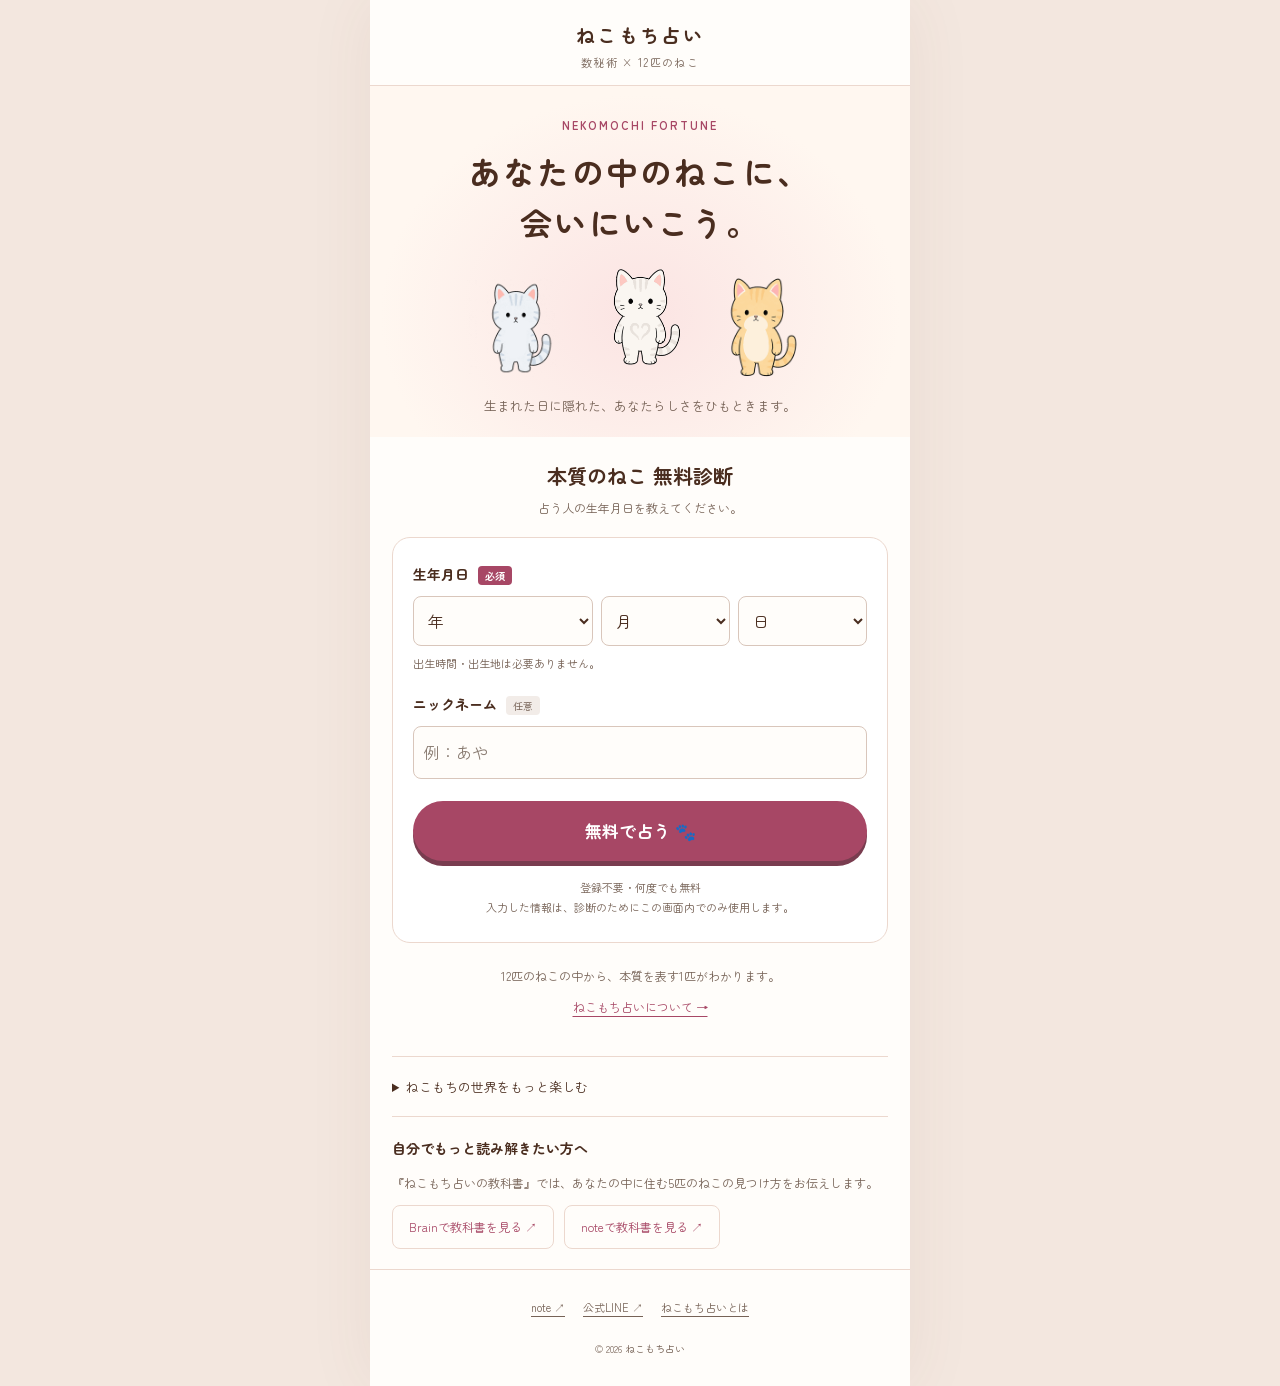
<file: index.html>
<!DOCTYPE html>
<html lang="ja">
<head>
    <meta charset="UTF-8">
    <meta name="viewport" content="width=device-width, initial-scale=1.0">
    <title>本質のねこ 無料診断｜ねこもち占い</title>
    <meta name="description" content="生年月日から、あなたの本質のねこを無料で診断。数秘術×12匹のねこで、あなたらしさをやさしく読み解くねこもち占い。登録不要。">
    <link rel="preconnect" href="https://fonts.googleapis.com">
    <link rel="preconnect" href="https://fonts.gstatic.com" crossorigin>
    <link href="https://fonts.googleapis.com/css2?family=Zen+Maru+Gothic:wght@400;500;700&display=swap" rel="stylesheet">
    <style>
        * { box-sizing: border-box; }
        :root { --cream:#fff7f0; --paper:#fffdfa; --ink:#4a2d1f; --muted:#766256; --rose:#a74765; --pink:#fbeaf0; --line:#ecd8ce; }
        body { margin:0; font-family:'Zen Maru Gothic','Hiragino Maru Gothic ProN',sans-serif; color:var(--ink); background:#f3e7df; line-height:1.8; }
        [hidden] { display:none !important; }
        a { color:var(--rose); text-underline-offset:4px; }
        button,input,select { font:inherit; }
        button,a,input,select,summary { -webkit-tap-highlight-color:transparent; }
        :focus-visible { outline:3px solid var(--rose); outline-offset:4px; }
        .skip { position:fixed; top:8px; left:8px; transform:translateY(-160%); z-index:2; background:white; padding:8px 16px; }
        .skip:focus { transform:none; }
        .page { max-width:540px; margin:auto; min-height:100vh; background:var(--paper); box-shadow:0 0 64px #6b493b12; }
        .masthead { padding:18px 24px 12px; text-align:center; border-bottom:1px solid var(--line); }
        .brand { text-decoration:none; font-size:19px; font-weight:700; color:var(--ink); letter-spacing:.12em; }
        .masthead p { margin:1px 0 0; font-size:11px; letter-spacing:.12em; color:var(--muted); }
        .hero { text-align:center; padding:30px 20px 20px; background:radial-gradient(ellipse at 50% 65%,#fbe4e3,transparent 68%),var(--cream); }
        .eyebrow { margin:0; color:var(--rose); font-size:11px; font-weight:700; letter-spacing:.18em; }
        h1 { font-size:clamp(25px,6vw,32px); line-height:1.6; letter-spacing:.07em; margin:10px 0 0; }
        .hero-cats { display:flex; align-items:flex-end; justify-content:center; gap:0; margin:6px auto 0; max-width:365px; }
        .hero-cats img { display:block; width:32%; height:auto; object-fit:contain; }
        .hero-cats img:nth-child(2) { width:36%; }
        .hero p:last-child { font-size:13px; color:var(--muted); margin:8px 0 0; }
        main { padding:0 22px 28px; }
        .form-heading { text-align:center; padding:23px 0 18px; }
        h2 { font-size:20px; margin:0; line-height:1.6; }
        .form-heading p { color:var(--muted); font-size:12px; margin:5px 0 0; }
        .shindan-card { border:1px solid var(--line); border-radius:18px; background:white; padding:24px 20px; }
        fieldset { border:0; padding:0; margin:0 0 18px; min-width:0; }
        legend,.sc-label { display:block; font-weight:700; font-size:14px; margin:0 0 9px; padding:0; }
        .req,.opt { font-size:10px; margin-left:9px; padding:2px 7px; border-radius:4px; vertical-align:middle; }
        .req { background:var(--rose); color:white; }
        .opt { background:#f2ece8; color:var(--muted); font-weight:400; }
        input,select { width:100%; min-width:0; min-height:50px; padding:11px 10px; border:1px solid #d9c6bb; border-radius:8px; color:var(--ink); background:var(--paper); font-size:16px; }
        input::placeholder { color:#897b71; }
        .birth-row { display:grid; grid-template-columns:1.4fr 1fr 1fr; gap:8px; }
        .hint,.privacy { color:var(--muted); font-size:11px; line-height:1.8; margin:8px 0 0; }
        .shindan-btn { width:100%; cursor:pointer; border:0; border-radius:999px; padding:15px 10px; background:var(--rose); color:white; font-weight:700; font-size:17px; margin-top:22px; box-shadow:0 5px 0 #793c4f; }
        .shindan-btn:hover { background:#923c57; }
        .privacy { text-align:center; margin-top:17px; }
        .shindan-error { padding:10px; border:1px solid #b3283c; color:#a21c30; background:#fff4f4; font-size:13px; border-radius:6px; }
        .help { font-size:12px; color:var(--muted); margin:22px 0 0; text-align:center; }
        .help a { display:inline-block; padding:10px 0; }
        .shindan-result { padding:26px 0 0; scroll-margin-top:16px; text-align:center; }
        .sr-intro { font-size:14px; overflow-wrap:anywhere; }
        #sr-img { width:190px; height:190px; object-fit:contain; }
        .sr-num { font-size:12px; color:var(--muted); letter-spacing:.1em; }
        #sr-name { font-size:28px; margin:5px 0; }
        .sr-catch { font-size:14px; color:var(--rose); font-weight:700; }
        .sr-story { text-align:left; white-space:pre-line; font-size:14px; line-height:2; margin:24px 0; padding:22px; background:var(--cream); border-radius:16px; }
        .sr-gift { padding:20px; border:1px dashed #d7a4a4; border-radius:16px; background:#fcf2ec; }
        .sr-line-lead { text-align:left; font-size:13px; }
        .sr-line-invite { font-size:14px; font-weight:700; color:var(--rose); }
        .btn-line { display:block; padding:12px 8px; border-radius:999px; background:#087b3c; color:white; text-decoration:none; font-weight:700; }
        .sr-gift-note { font-size:11px; color:var(--muted); }
        .sr-links { margin:16px 0; font-size:14px; }
        .sr-next { margin:28px 0; }
        .sr-next-lead { font-weight:700; font-size:16px; }
        .sr-next-cards { display:grid; gap:12px; }
        .sr-next-card { display:block; padding:18px; border:1px solid var(--line); border-radius:14px; color:var(--ink); text-align:left; text-decoration:none; }
        .sr-next-card:hover { background:var(--cream); }
        .sr-next-card span { display:block; }
        .sr-next-tag { font-size:11px; color:var(--rose); }
        .sr-next-name { font-weight:700; margin-top:5px; }
        .sr-next-price { color:var(--rose); font-weight:700; }
        .sr-next-desc { font-size:12px; color:var(--muted); margin-top:5px; }
        .sr-next-go { font-size:12px; color:var(--rose); margin-top:10px; }
        .back-btn { cursor:pointer; background:white; border:1px solid var(--rose); color:var(--rose); border-radius:999px; padding:12px 28px; }
        .explore { margin:0 22px; border-top:1px solid var(--line); }
        .explore summary { cursor:pointer; padding:18px 0; font-size:13px; }
        .explore-links { display:grid; grid-template-columns:1fr 1fr; gap:8px; padding-bottom:18px; }
        .explore-links a { padding:12px; background:var(--cream); border-radius:8px; text-decoration:none; font-size:12px; text-align:center; }
        #kyokasho { margin:0 22px; padding:20px 0; border-top:1px solid var(--line); scroll-margin-top:16px; }
        #kyokasho h2 { font-size:14px; }
        #kyokasho p { font-size:12px; color:var(--muted); }
        .purchase-actions { display:flex; gap:10px; flex-wrap:wrap; }
        .purchase-actions a { display:inline-block; padding:10px 16px; border:1px solid var(--line); border-radius:8px; font-size:12px; text-decoration:none; }
        footer { border-top:1px solid var(--line); padding:20px 22px 28px; text-align:center; }
        .footer-links { display:flex; flex-wrap:wrap; gap:4px 18px; justify-content:center; }
        .footer-links a { font-size:11px; color:var(--muted); padding:8px 0; }
        .copyright { color:var(--muted); font-size:10px; margin:14px 0 0; }
        @media(max-width:360px) { main { padding-inline:16px; } .shindan-card { padding:20px 14px; } .birth-row { gap:6px; } select { padding-inline:6px; } .sr-story { padding:16px; } }

    </style>
</head>
<body>
<a class="skip" href="#sd-form">診断フォームへ</a>
<div class="page">
    <header class="masthead">
        <a class="brand" href="index.html">ねこもち占い</a>
        <p>数秘術 × 12匹のねこ</p>
    </header>
    <div class="hero">
        <p class="eyebrow">NEKOMOCHI FORTUNE</p>
        <h1>あなたの中のねこに、<br>会いにいこう。</h1>
        <div class="hero-cats" aria-hidden="true">
            <img src="img/cat_2.png?v=2" alt="" width="160" height="160">
            <img src="img/cat_6.png?v=2" alt="" width="180" height="180" fetchpriority="high">
            <img src="img/cat_11.png?v=2" alt="" width="160" height="160">
        </div>
        <p>生まれた日に隠れた、あなたらしさをひもときます。</p>
    </div>
    <main>
        <div id="input-view">
            <div class="form-heading">
                <h2>本質のねこ 無料診断</h2>
                <p>占う人の生年月日を教えてください。</p>
            </div>
            <form class="shindan-card" id="sd-form" novalidate>
                <fieldset aria-describedby="birth-hint sd-error">
                    <legend>生年月日<span class="req">必須</span></legend>
                    <div class="birth-row">
                        <select id="sd-y" aria-label="生まれた年" required></select>
                        <select id="sd-m" aria-label="生まれた月" required></select>
                        <select id="sd-d" aria-label="生まれた日" required></select>
                    </div>
                    <p class="hint" id="birth-hint">出生時間・出生地は必要ありません。</p>
                </fieldset>
                <label class="sc-label" for="sd-name">ニックネーム<span class="opt">任意</span></label>
                <input type="text" id="sd-name" placeholder="例：あや" maxlength="20" autocomplete="off">
                <p class="shindan-error" id="sd-error" role="alert" tabindex="-1" hidden>生年月日を確認してください。実在する、今日までの日付を選んでくださいね。</p>
                <button class="shindan-btn" id="sd-btn" type="submit">無料で占う <span aria-hidden="true">🐾</span></button>
                <p class="privacy">登録不要・何度でも無料<br>入力した情報は、診断のためにこの画面内でのみ使用します。</p>
                <noscript><p>診断にはJavaScriptが必要です。ブラウザーの設定で有効にしてください。</p></noscript>
            </form>
            <p class="help">12匹のねこの中から、本質を表す1匹がわかります。<br><a href="about.html">ねこもち占いについて →</a></p>
        </div>
        <div class="shindan-result" id="sd-result" hidden tabindex="-1" aria-labelledby="sr-name">
            <p class="sr-intro" id="sr-intro">あなたの本質のねこは……</p>
            <img id="sr-img" alt="">
            <div class="sr-num" id="sr-num"></div>
            <h3 id="sr-name"></h3>
            <p class="sr-catch" id="sr-catch"></p>
            <div class="sr-story" id="sr-story"></div>
            <div class="sr-gift">
                <p class="sr-line-lead">🐾 公式LINEでは<br>
                    ・あなたの“5匹の見つけ方”<br>
                    ・仕事・恋愛・お金で活かし方が変わる理由<br>
                    ・ねこもち占い限定コンテンツ<br>
                    をお届けしています。</p>
                <p class="sr-line-invite">あなたの残り4匹にも、会いにきてください。</p>
                <a class="btn-line" href="https://lin.ee/tqouMjP" target="_blank" rel="noopener">公式LINEに登録する 🐱</a>
                <p class="sr-gift-note">登録は無料・いつでも解除できます🐾</p>
            </div>
            <div class="sr-links">
                <a class="more" id="sr-more" href="#">このねこをもっと詳しく見る →</a>
            </div>

            <div class="sr-next">
                <p class="sr-next-lead">🐾 5匹ぜんぶ、知りたくなったら</p>
                <div class="sr-next-cards">
                    <a class="sr-next-card" href="#kyokasho">
                        <span class="sr-next-tag">自分で出せるようになりたい方へ</span>
                        <span class="sr-next-name">ねこもち占いの教科書</span>
                        <span class="sr-next-price">¥980</span>
                        <span class="sr-next-desc">5匹を自分で出せるようになる一冊です。買ったその日から読めます🐾</span>
                        <span class="sr-next-go">教科書を見る →</span>
                    </a>
                    <a class="sr-next-card" href="kanteisho.html">
                        <span class="sr-next-tag">読み解いてほしい方へ</span>
                        <span class="sr-next-name">5匹のねこもち総合鑑定</span>
                        <span class="sr-next-price">¥3,300</span>
                        <span class="sr-next-desc">あなたの5匹を読み解いた、絵本のようなPDF鑑定書をお届けします🐈</span>
                        <span class="sr-next-go">鑑定のご案内を見る →</span>
                    </a>
                </div>
            </div>
            <button type="button" class="back-btn" id="sd-back">もう一度占う</button>
        </div>


    </main>
    <details class="explore">
        <summary>ねこもちの世界をもっと楽しむ</summary>
        <nav class="explore-links" aria-label="ねこもちのご案内">
            <a href="types.html">12匹のねこたち</a>
            <a href="kanteisho.html">鑑定書のご案内</a>
            <a href="menu.html">鑑定メニュー</a>
            <a href="about.html">ねこもち占いとは</a>
        </nav>
    </details>
    <section id="kyokasho" aria-labelledby="book-title">
        <h2 id="book-title">自分でもっと読み解きたい方へ</h2>
        <p>『ねこもち占いの教科書』では、あなたの中に住む5匹のねこの見つけ方をお伝えします。</p>
        <div class="purchase-actions">
            <a href="https://brain-market.com/u/tomomin0126/a/bwUTN1UjMgoTZsNWa0JXY" target="_blank" rel="noopener">Brainで教科書を見る ↗</a>
            <a href="https://note.com/nekomochi_uranai/n/nbf12bc779fea?sub_rt=share_sb" target="_blank" rel="noopener">noteで教科書を見る ↗</a>
        </div>
    </section>
    <footer>
        <nav class="footer-links" aria-label="関連リンク">
            <a href="https://note.com/nekomochi_uranai" target="_blank" rel="noopener">note ↗</a>
            <a href="https://lin.ee/tqouMjP" target="_blank" rel="noopener">公式LINE ↗</a>
            <a href="about.html">ねこもち占いとは</a>
        </nav>
        <p class="copyright">© 2026 ねこもち占い</p>
    </footer>
</div>
<script>        const NEKO = {
            1: { name: 'いちばんねこ', catch: '開拓・独立・リーダーシップ。「自分で決める」が生きがいの先駆者', msg: '頼ることは、弱さじゃないよ。たまには誰かに甘えて、ふかふかの毛布で休もう。' },
            2: { name: 'なかよしねこ', catch: '調和・協調・感受性。空気を読みすぎて疲れる平和主義者', msg: '人のことより、まずは自分の小さなお皿を満たそう。あなたは、そこにいるだけで価値がある。' },
            3: { name: 'ひらめきねこ', catch: '創造・表現・喜び。「楽しい！」だけで動く天性のエンターテイナー', msg: '飽きっぽいのは、ダメだからじゃない。あなたの頭が、世界より先に進んでいるだけ。' },
            4: { name: 'こつこつねこ', catch: '継続・誠実・土台。石橋を叩いて渡る、信頼の職人', msg: '完璧じゃなくても、世界は壊れない。今日は少し、ルールをゆるめても大丈夫。' },
            5: { name: 'ふわりねこ', catch: '自由・変化・冒険。ルールと定番が大嫌いな風来坊', msg: '落ち着かなくていい。あなたのその揺らぎが、新しい風を運んでくる。' },
            6: { name: 'まもりねこ', catch: '愛情・責任・調和。誰かを守ることに生きがいを感じるお母さん気質', msg: '自分を犠牲にする愛は、いつか苦しくなる。まずはあなた自身を、世界一大切にしていい。' },
            7: { name: 'ふしぎねこ', catch: '探求・内省・真理。「なぜ？」を掘り続ける孤高の哲学者', msg: '理解されなくてもいい。あなたのその独特な世界観こそが、いつか誰かの光になる。' },
            8: { name: 'まっすぐねこ', catch: '達成・権力・豊かさ。結果で証明したい将軍タイプ', msg: '戦わなくても、あなたの価値は変わらない。鎧を脱いだあなたも、十分に愛されている。' },
            9: { name: 'あんしんねこ', catch: '癒やし・包容・手放し。すべてを受け入れ見守る、器の大きなまとめ役', msg: 'いい人にならなくていい。誰かのためじゃなく、自分のために生きていいんだよ。' },
            11: { name: 'ひかりねこ', catch: '直感・啓蒙・橋渡し。目に見えないメッセージを受け取る繊細なアンテナ', msg: 'その繊細さは、才能だよ。理屈で説明しなくていい、あなたの感覚を信じて。' },
            22: { name: 'しっかりねこ', catch: '構築・ビジョン・現実化。圧倒的スケールで理想を形にする建築家', msg: '焦らなくていい。あなたの夢は大きいから、時間がかかるのは当たり前。' },
            33: { name: 'まほうねこ', catch: '無条件の愛・癒やし・受容。常識を超えた愛で包む、宇宙からのメッセンジャー', msg: 'あなたはそのままで魔法みたいな存在。無理に普通にならなくていいんだよ。' }
        };

        const STORY = {
            1: `あなたは、自分の道を自分で決めて進む、先頭を歩くねこです。

「まず、やってみよう。」
その一歩が、誰よりも早く出る人。

でも、その強さは、ときどき「一人で抱えこむ」という形にもなります。

だから、
「なんで私ばっかり頑張ってるんだろう」
と思ったことがあるなら、それは性格ではなく、いちばんねこの特徴かもしれません。

でも、実はこれはあなたの5匹のうち、たった1匹の話。

ねこもち占いでは、
あなたの中には役割の違う5匹のねこが住んでいます。

「一人で進む私」の裏側には、
本当は誰かに甘えたいねこがいる人もいれば、
みんなと歩調を合わせたいねこがいる人もいます。

その組み合わせが分かると、"なんで私はこうなんだろう"が一気につながります。`,
            2: `あなたは、人の気持ちにそっと寄り添い、場のバランスを取るねこです。

「まあ、いいよ。」
相手を思って、つい先に折れられる人。

でも、そのやさしさは、ときどき「自分の本音を後回しにする」という形にもなります。

だから、
「本当は私、どうしたかったんだろう」
と分からなくなることがあるなら、それは性格ではなく、なかよしねこの特徴かもしれません。

でも、実はこれはあなたの5匹のうち、たった1匹の話。

ねこもち占いでは、
あなたの中には役割の違う5匹のねこが住んでいます。

「みんなに合わせる私」の裏側には、
自分で決めて進みたいねこがいる人もいれば、
ひとりの時間で回復したいねこがいる人もいます。

その組み合わせが分かると、"なんで私はこうなんだろう"が一気につながります。`,
            3: `あなたは、「楽しい！」を見つける天才で、まわりを明るくするねこです。

「面白そう！」
その言葉が、いちばん最初に口から出る人。

でも、そのワクワクは、ときどき「続かない」という形にもなります。

だから、
「なんで私は、いつも途中で飽きちゃうんだろう」
と思ったことがあるなら、それは性格ではなく、ひらめきねこの特徴かもしれません。

でも、実はこれはあなたの5匹のうち、たった1匹の話。

ねこもち占いでは、
あなたの中には役割の違う5匹のねこが住んでいます。

「楽しみたい私」の裏側には、
コツコツ積み上げたいねこがいる人もいれば、
ひとりで深く考えたいねこがいる人もいます。

その組み合わせが分かると、"なんで私はこうなんだろう"が一気につながります。`,
            4: `あなたは、確かなものを一つずつ積み上げていく、誠実なねこです。

「ちゃんと、やらなきゃ。」
まじめに向き合うことが、自然にできる人。

でも、その誠実さは、ときどき「完璧じゃないと不安」という形にもなります。

だから、
「なんで私は、もっと器用に力を抜けないんだろう」
と思ったことがあるなら、それは性格ではなく、こつこつねこの特徴かもしれません。

でも、実はこれはあなたの5匹のうち、たった1匹の話。

ねこもち占いでは、
あなたの中には役割の違う5匹のねこが住んでいます。

「きちんとしたい私」の裏側には、
自由に動きたいねこがいる人もいれば、
思いつきを楽しみたいねこがいる人もいます。

その組み合わせが分かると、"なんで私はこうなんだろう"が一気につながります。`,
            5: `あなたは、自由と変化を愛し、風に乗って世界を広げていくねこです。

「なんとかなる！」
新しい方へ、軽やかに動き出せる人。

でも、その身軽さは、ときどき「一つに絞れない」という形にもなります。

だから、
「なんで私は、いつも落ち着けないんだろう」
と思ったことがあるなら、それは性格ではなく、ふわりねこの特徴かもしれません。

でも、実はこれはあなたの5匹のうち、たった1匹の話。

ねこもち占いでは、
あなたの中には役割の違う5匹のねこが住んでいます。

「自由でいたい私」の裏側には、
一つをコツコツ積み上げたいねこがいる人もいれば、
安心できる居場所を守りたいねこがいる人もいます。

その組み合わせが分かると、"なんで私はこうなんだろう"が一気につながります。`,
            6: `あなたは、大切な人を守ることで力を発揮するねこです。

「私がやるよ。」
その一言が自然に出る人。

でも、その優しさは、ときどき自分を後回しにする癖にもなります。

だから、
「なんで私ばっかり頑張ってるんだろう」
と思ったことがあるなら、それは性格ではなく、まもりねこの特徴かもしれません。

でも、実はこれはあなたの5匹のうち、たった1匹の話。

ねこもち占いでは、
あなたの中には役割の違う5匹のねこが住んでいます。

「人を守る私」の裏側には、
自由を求めるねこがいる人もいれば、
ひとりになりたいねこがいる人もいます。

その組み合わせが分かると、"なんで私はこうなんだろう"が一気につながります。`,
            7: `あなたは、物事の奥にある「本当のこと」を探し続ける、思索家のねこです。

「それって、本当にそうなのかな？」
立ち止まって深く考えることが、自然にできる人。

でも、その探求心は、ときどき「一人で考えこみすぎる」という形にもなります。

だから、
「なんで私は、周りとうまく馴染めないんだろう」
と感じたことがあるなら、それは性格ではなく、ふしぎねこの特徴かもしれません。

でも、実はこれはあなたの5匹のうち、たった1匹の話。

ねこもち占いでは、
あなたの中には役割の違う5匹のねこが住んでいます。

「一人で深めたい私」の裏側には、
人とつながって安心したいねこがいる人もいれば、
考える前に動き出したいねこがいる人もいます。

その組み合わせが分かると、"なんで私はこうなんだろう"が一気につながります。`,
            8: `あなたは、思い描いた理想を、行動と結果で形にしていくねこです。

「まだ、いける。」
目標に向かって、最後までやり切れる人。

でも、その強さは、ときどき「休むことに罪悪感を感じる」という形にもなります。

だから、
「弱音なんて、吐いちゃいけない気がする」
と思ったことがあるなら、それは性格ではなく、まっすぐねこの特徴かもしれません。

でも、実はこれはあなたの5匹のうち、たった1匹の話。

ねこもち占いでは、
あなたの中には役割の違う5匹のねこが住んでいます。

「強くありたい私」の裏側には、
本当は誰かに甘えたいねこがいる人もいれば、
立ち止まって休みたいねこがいる人もいます。

その組み合わせが分かると、"なんで私はこうなんだろう"が一気につながります。`,
            9: `あなたは、すべてをそっと受け入れ、まわりに安心を広げるねこです。

「大丈夫だよ。」
その一言で、人の心をなだめられる人。

でも、そのやさしさは、ときどき「自分の気持ちを見失う」という形にもなります。

だから、
「気づけば、自分が本当はどうしたいのか分からなくなっている」
と感じたことがあるなら、それは性格ではなく、あんしんねこの特徴かもしれません。

でも、実はこれはあなたの5匹のうち、たった1匹の話。

ねこもち占いでは、
あなたの中には役割の違う5匹のねこが住んでいます。

「みんなを受け入れる私」の裏側には、
自分の意志を通したいねこがいる人もいれば、
ひとりの時間を求めるねこがいる人もいます。

その組み合わせが分かると、"なんで私はこうなんだろう"が一気につながります。`,
            11: `あなたは、目に見えないものを感じ取り、まわりに光を届けるねこです。

「これ、なんだか違う気がする。」
理由はうまく言えなくても、直感が働く人。

でも、その繊細さは、ときどき「人の感情に飲み込まれて疲れる」という形にもなります。

だから、
「なんで私は、こんなに疲れやすいんだろう」
と思ったことがあるなら、それは性格ではなく、ひかりねこの特徴かもしれません。

でも、実はこれはあなたの5匹のうち、たった1匹の話。

ねこもち占いでは、
あなたの中には役割の違う5匹のねこが住んでいます。

「感じすぎる私」の裏側には、
現実にしっかり足をつけたいねこがいる人もいれば、
もっと自由に動きたいねこがいる人もいます。

その組み合わせが分かると、"なんで私はこうなんだろう"が一気につながります。`,
            22: `あなたは、大きな理想を、現実の形として建てていくねこです。

「いつか、これを形にしたい。」
スケールの大きな未来を、本気で描ける人。

でも、その理想の高さは、ときどき「今の自分が追いつかない焦り」という形にもなります。

だから、
「理想ばかり大きくて、動けなくなってしまう」
と感じたことがあるなら、それは性格ではなく、しっかりねこの特徴かもしれません。

でも、実はこれはあなたの5匹のうち、たった1匹の話。

ねこもち占いでは、
あなたの中には役割の違う5匹のねこが住んでいます。

「大きな夢を背負う私」の裏側には、
小さな一歩を楽しみたいねこがいる人もいれば、
誰かに頼っていいと思えるねこがいる人もいます。

その組み合わせが分かると、"なんで私はこうなんだろう"が一気につながります。`,
            33: `あなたは、損得を超えて人をまるごと包む、癒やしのねこです。

「この人のために、何かしたい。」
理屈より先に、心が動いてしまう人。

でも、そのやさしさは、ときどき「"普通"の枠に自分を押しこむ苦しさ」という形にもなります。

だから、
「みんなに合わせているのに、なぜか生きづらい」
と感じたことがあるなら、それは性格ではなく、まほうねこの特徴かもしれません。

でも、実はこれはあなたの5匹のうち、たった1匹の話。

ねこもち占いでは、
あなたの中には役割の違う5匹のねこが住んでいます。

「無条件で愛する私」の裏側には、
現実にしっかり足をつけたいねこがいる人もいれば、
自分だけの世界を大切にしたいねこがいる人もいます。

その組み合わせが分かると、"なんで私はこうなんだろう"が一気につながります。`
        };

        function reduceNum(n) {
            while (n > 9 && n !== 11 && n !== 22 && n !== 33) {
                n = String(n).split('').reduce((s, d) => s + parseInt(d, 10), 0);
            }
            return n;
        }

        function calcLP(y, m, d) {
            const digits = ('' + y + String(m).padStart(2, '0') + String(d).padStart(2, '0')).split('');
            return reduceNum(digits.reduce((s, c) => s + parseInt(c, 10), 0));
        }


        const form = document.getElementById('sd-form');
        const result = document.getElementById('sd-result');
        const year = document.getElementById('sd-y');
        const month = document.getElementById('sd-m');
        const day = document.getElementById('sd-d');
        const error = document.getElementById('sd-error');
        const today = new Date();

        function fillSelect(select, start, end, placeholder) {
            const options = [new Option(placeholder, '')];
            for (let n = start; n <= end; n++) options.push(new Option(String(n), String(n)));
            select.replaceChildren(...options);
        }
        fillSelect(year, 1900, today.getFullYear(), '年');
        fillSelect(month, 1, 12, '月');
        fillSelect(day, 1, 31, '日');

        function daysInMonth(y, m) {
            return new Date(y, m, 0).getDate();
        }
        function validBirthday(y, m, d, now) {
            if (!Number.isInteger(y) || !Number.isInteger(m) || !Number.isInteger(d)) return false;
            if (y < 1900 || y > now.getFullYear() || m < 1 || m > 12 || d < 1 || d > daysInMonth(y, m)) return false;
            return new Date(y, m - 1, d) <= new Date(now.getFullYear(), now.getMonth(), now.getDate());
        }
        function clearError() {
            error.hidden = true;
            for (const input of [year, month, day]) input.removeAttribute('aria-invalid');
        }
        function updateDays() {
            const previous = day.value;
            const max = month.value ? daysInMonth(Number(year.value) || 2000, Number(month.value)) : 31;
            fillSelect(day, 1, max, '日');
            day.value = previous && Number(previous) <= max ? previous : '';
            clearError();
        }
        year.addEventListener('change', updateDays);
        month.addEventListener('change', updateDays);
        day.addEventListener('change', clearError);

        form.addEventListener('submit', (event) => {
            event.preventDefault();
            const y = Number(year.value), m = Number(month.value), d = Number(day.value);
            if (!validBirthday(y, m, d, new Date())) {
                error.hidden = false;
                for (const input of [year, month, day]) input.setAttribute('aria-invalid', 'true');
                error.focus();
                return;
            }
            clearError();
            const lp = calcLP(y, m, d);
            const neko = NEKO[lp];
            const nick = document.getElementById('sd-name').value.trim();
            document.getElementById('sr-intro').textContent = (nick ? nick + 'さんの' : 'あなたの') + '本質のねこは……';
            document.getElementById('sr-img').src = 'img/cat_' + lp + '.png?v=2';
            document.getElementById('sr-img').alt = neko.name;
            document.getElementById('sr-num').textContent = '数秘 ' + lp;
            document.getElementById('sr-name').textContent = neko.name;
            document.getElementById('sr-catch').textContent = neko.catch;
            document.getElementById('sr-story').textContent = STORY[lp];
            document.getElementById('sr-more').href = 'types.html#n' + lp;
            document.getElementById('input-view').hidden = true;
            result.hidden = false;
            result.focus({ preventScroll: true });
            result.scrollIntoView({ behavior: 'auto', block: 'start' });
        });

        document.getElementById('sd-back').addEventListener('click', () => {
            result.hidden = true;
            document.getElementById('input-view').hidden = false;
            year.focus();
        });
</script>
</body>
</html>
</file>
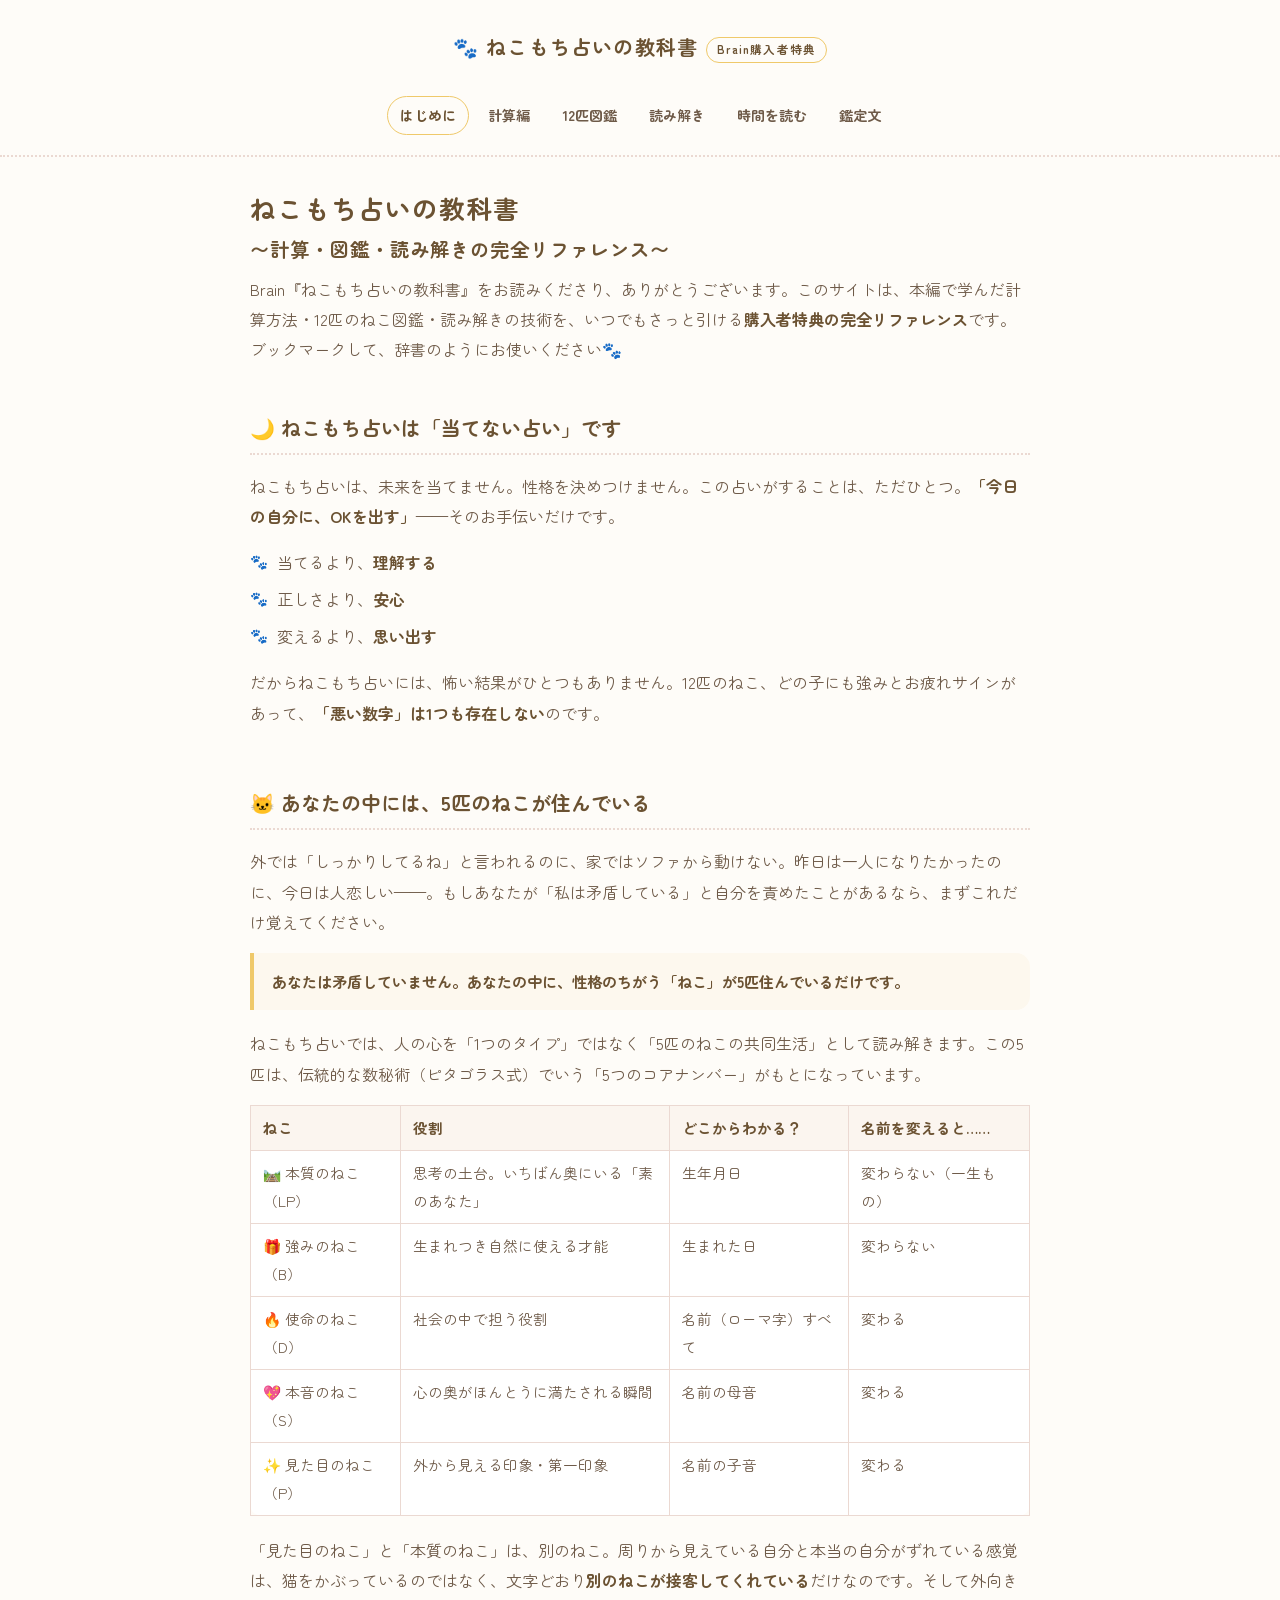
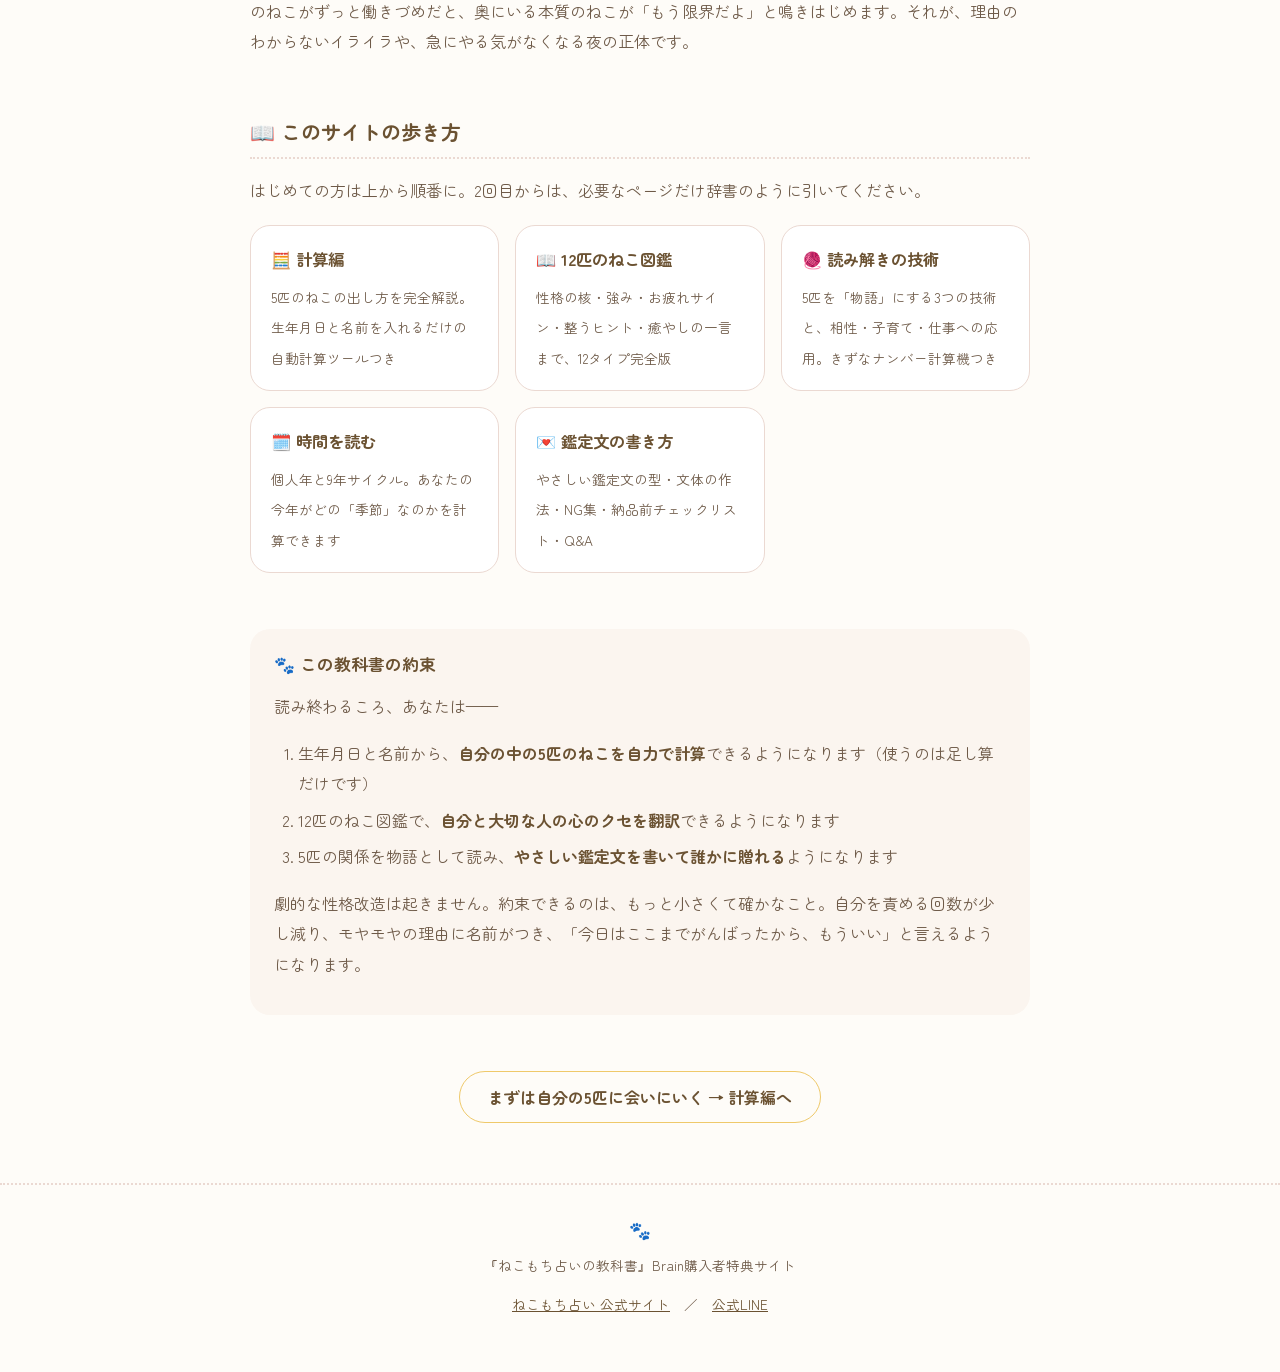
<file: kyokasho/index.html>
<!DOCTYPE html>
<html lang="ja">
<head>
<meta charset="UTF-8">
<meta name="viewport" content="width=device-width, initial-scale=1">
<meta name="robots" content="noindex, nofollow">
<title>はじめに｜ねこもち占いの教科書</title>
<link rel="preconnect" href="https://fonts.googleapis.com">
<link href="https://fonts.googleapis.com/css2?family=Zen+Maru+Gothic:wght@400;700&display=swap" rel="stylesheet">
<link rel="stylesheet" href="style.css">
</head>
<body>

<header class="site-head">
  <p class="brand"><a href="index.html">🐾 ねこもち占いの教科書</a><span class="badge">Brain購入者特典</span></p>
  <nav class="site-nav">
    <a href="index.html" class="current">はじめに</a>
    <a href="keisan.html">計算編</a>
    <a href="zukan.html">12匹図鑑</a>
    <a href="yomitoki.html">読み解き</a>
    <a href="jikan.html">時間を読む</a>
    <a href="kantei.html">鑑定文</a>
  </nav>
</header>

<main>

<h1>ねこもち占いの教科書<br><span style="font-size:.75em">〜計算・図鑑・読み解きの完全リファレンス〜</span></h1>
<p class="lead">Brain『ねこもち占いの教科書』をお読みくださり、ありがとうございます。このサイトは、本編で学んだ計算方法・12匹のねこ図鑑・読み解きの技術を、いつでもさっと引ける<strong>購入者特典の完全リファレンス</strong>です。ブックマークして、辞書のようにお使いください🐾</p>

<section>
  <h2>🌙 ねこもち占いは「当てない占い」です</h2>
  <p>ねこもち占いは、未来を当てません。性格を決めつけません。この占いがすることは、ただひとつ。<strong>「今日の自分に、OKを出す」</strong>——そのお手伝いだけです。</p>
  <ul class="paw">
    <li>当てるより、<strong>理解する</strong></li>
    <li>正しさより、<strong>安心</strong></li>
    <li>変えるより、<strong>思い出す</strong></li>
  </ul>
  <p>だからねこもち占いには、怖い結果がひとつもありません。12匹のねこ、どの子にも強みとお疲れサインがあって、<strong>「悪い数字」は1つも存在しない</strong>のです。</p>
</section>

<section>
  <h2>🐱 あなたの中には、5匹のねこが住んでいる</h2>
  <p>外では「しっかりしてるね」と言われるのに、家ではソファから動けない。昨日は一人になりたかったのに、今日は人恋しい——。もしあなたが「私は矛盾している」と自分を責めたことがあるなら、まずこれだけ覚えてください。</p>
  <div class="quote"><strong>あなたは矛盾していません。あなたの中に、性格のちがう「ねこ」が5匹住んでいるだけです。</strong></div>
  <p>ねこもち占いでは、人の心を「1つのタイプ」ではなく「5匹のねこの共同生活」として読み解きます。この5匹は、伝統的な数秘術（ピタゴラス式）でいう「5つのコアナンバー」がもとになっています。</p>

  <div class="table-wrap">
    <table>
      <tr><th>ねこ</th><th>役割</th><th>どこからわかる？</th><th>名前を変えると……</th></tr>
      <tr><td>🛤️ 本質のねこ（LP）</td><td>思考の土台。いちばん奥にいる「素のあなた」</td><td>生年月日</td><td>変わらない（一生もの）</td></tr>
      <tr><td>🎁 強みのねこ（B）</td><td>生まれつき自然に使える才能</td><td>生まれた日</td><td>変わらない</td></tr>
      <tr><td>🔥 使命のねこ（D）</td><td>社会の中で担う役割</td><td>名前（ローマ字）すべて</td><td>変わる</td></tr>
      <tr><td>💖 本音のねこ（S）</td><td>心の奥がほんとうに満たされる瞬間</td><td>名前の母音</td><td>変わる</td></tr>
      <tr><td>✨ 見た目のねこ（P）</td><td>外から見える印象・第一印象</td><td>名前の子音</td><td>変わる</td></tr>
    </table>
  </div>

  <p>「見た目のねこ」と「本質のねこ」は、別のねこ。周りから見えている自分と本当の自分がずれている感覚は、猫をかぶっているのではなく、文字どおり<strong>別のねこが接客してくれている</strong>だけなのです。そして外向きのねこがずっと働きづめだと、奥にいる本質のねこが「もう限界だよ」と鳴きはじめます。それが、理由のわからないイライラや、急にやる気がなくなる夜の正体です。</p>
</section>

<section>
  <h2>📖 このサイトの歩き方</h2>
  <p>はじめての方は上から順番に。2回目からは、必要なページだけ辞書のように引いてください。</p>
  <div class="toc-grid">
    <a href="keisan.html"><span class="t">🧮 計算編</span><span class="d">5匹のねこの出し方を完全解説。生年月日と名前を入れるだけの自動計算ツールつき</span></a>
    <a href="zukan.html"><span class="t">📖 12匹のねこ図鑑</span><span class="d">性格の核・強み・お疲れサイン・整うヒント・癒やしの一言まで、12タイプ完全版</span></a>
    <a href="yomitoki.html"><span class="t">🧶 読み解きの技術</span><span class="d">5匹を「物語」にする3つの技術と、相性・子育て・仕事への応用。きずなナンバー計算機つき</span></a>
    <a href="jikan.html"><span class="t">🗓️ 時間を読む</span><span class="d">個人年と9年サイクル。あなたの今年がどの「季節」なのかを計算できます</span></a>
    <a href="kantei.html"><span class="t">💌 鑑定文の書き方</span><span class="d">やさしい鑑定文の型・文体の作法・NG集・納品前チェックリスト・Q&amp;A</span></a>
  </div>
</section>

<section class="matome">
  <h3>🐾 この教科書の約束</h3>
  <p>読み終わるころ、あなたは——</p>
  <ol>
    <li>生年月日と名前から、<strong>自分の中の5匹のねこを自力で計算</strong>できるようになります（使うのは足し算だけです）</li>
    <li>12匹のねこ図鑑で、<strong>自分と大切な人の心のクセを翻訳</strong>できるようになります</li>
    <li>5匹の関係を物語として読み、<strong>やさしい鑑定文を書いて誰かに贈れる</strong>ようになります</li>
  </ol>
  <p>劇的な性格改造は起きません。約束できるのは、もっと小さくて確かなこと。自分を責める回数が少し減り、モヤモヤの理由に名前がつき、「今日はここまでがんばったから、もういい」と言えるようになります。</p>
</section>

<div class="page-next"><a href="keisan.html">まずは自分の5匹に会いにいく → 計算編へ</a></div>

</main>

<footer>
  <div class="paw">🐾</div>
  <p>『ねこもち占いの教科書』Brain購入者特典サイト</p>
  <p><a href="https://tomominblog.github.io/nekomochi-uranai/">ねこもち占い 公式サイト</a>　／　<a href="https://lin.ee/fwo76">公式LINE</a></p>
</footer>

</body>
</html>
</file>
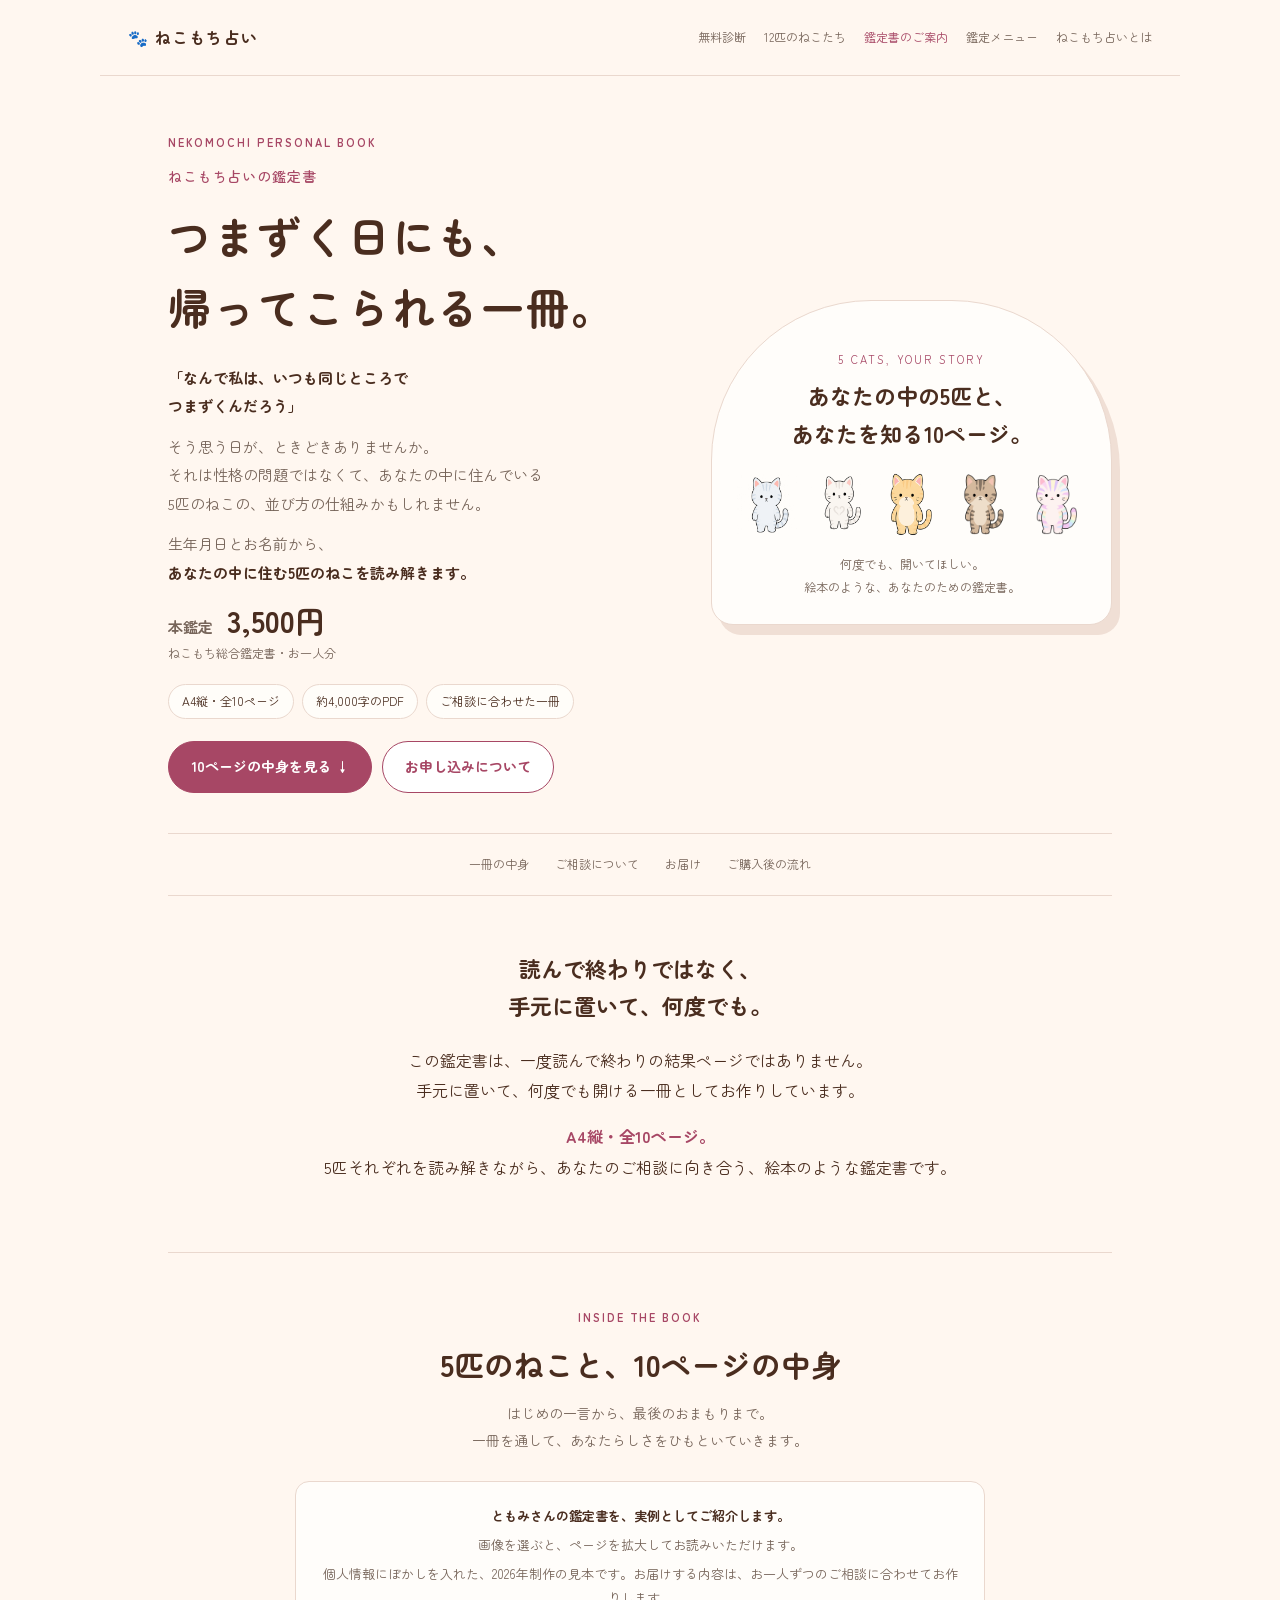
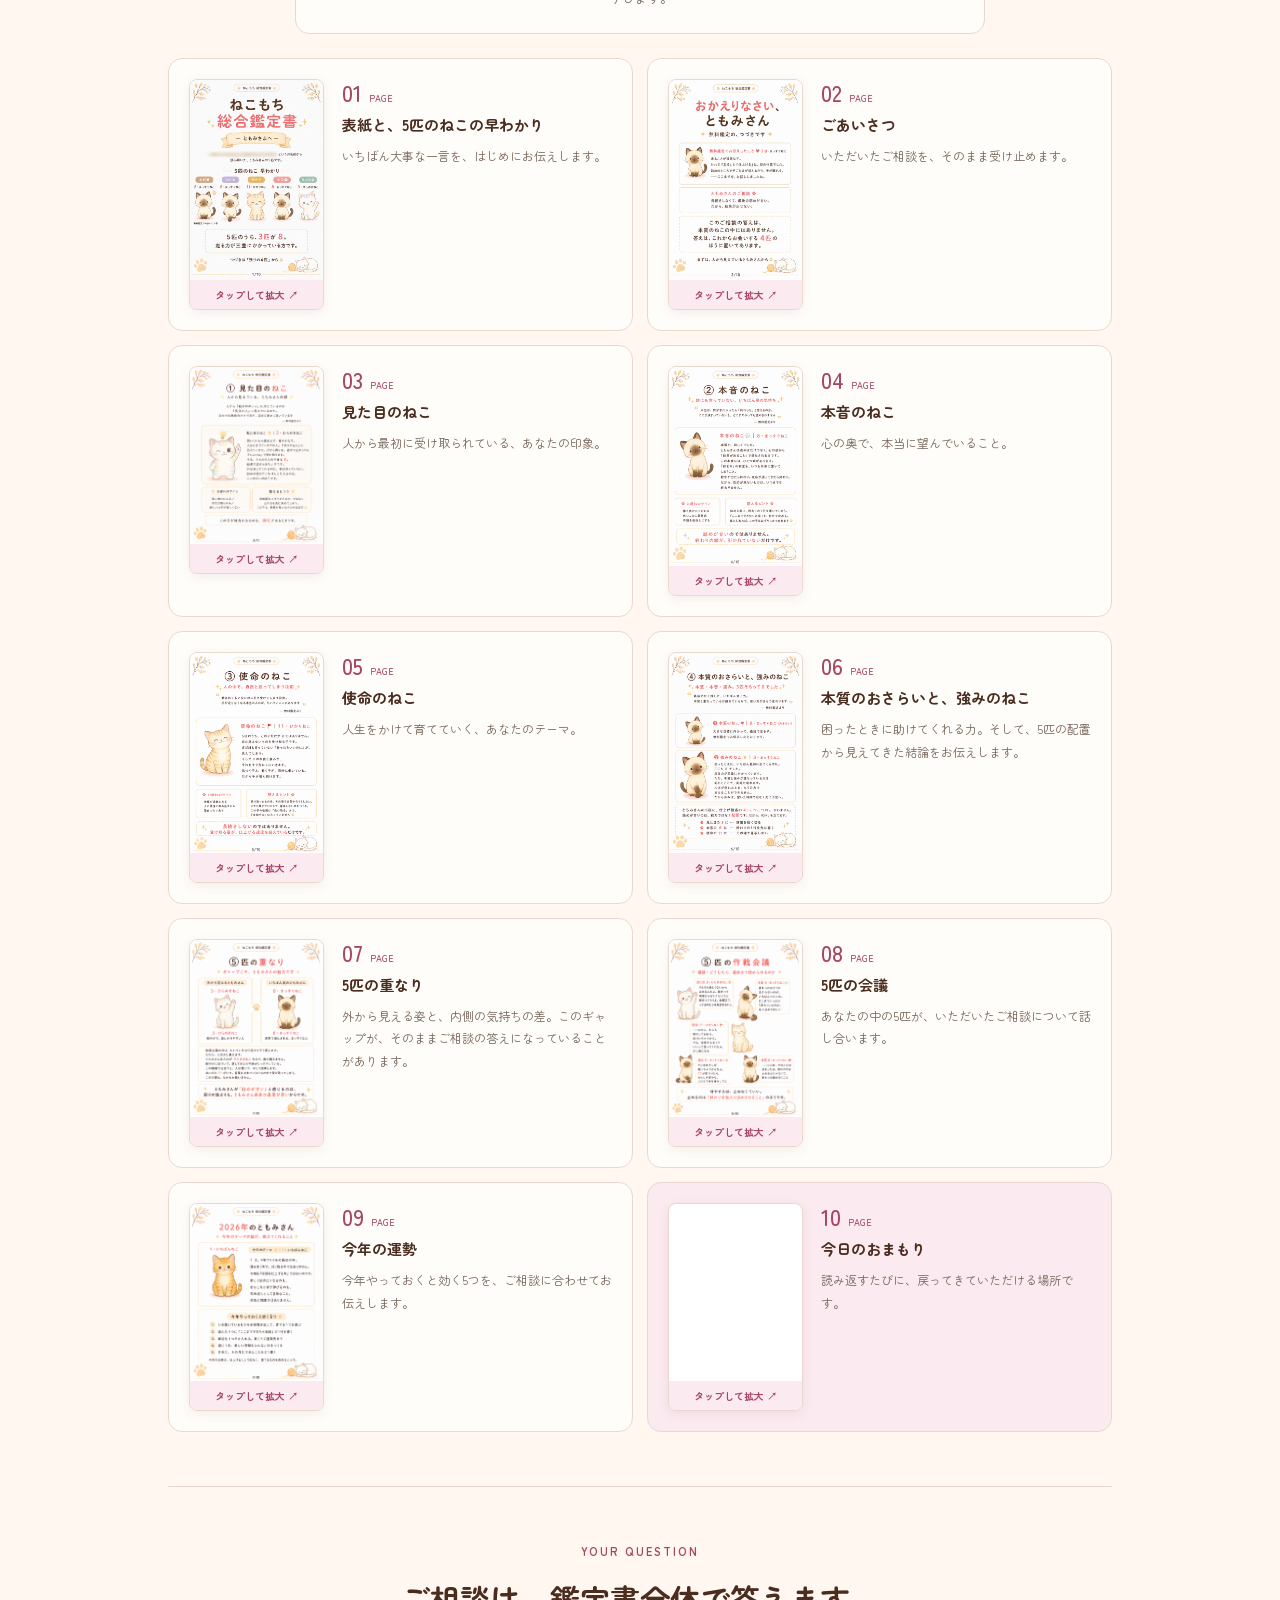
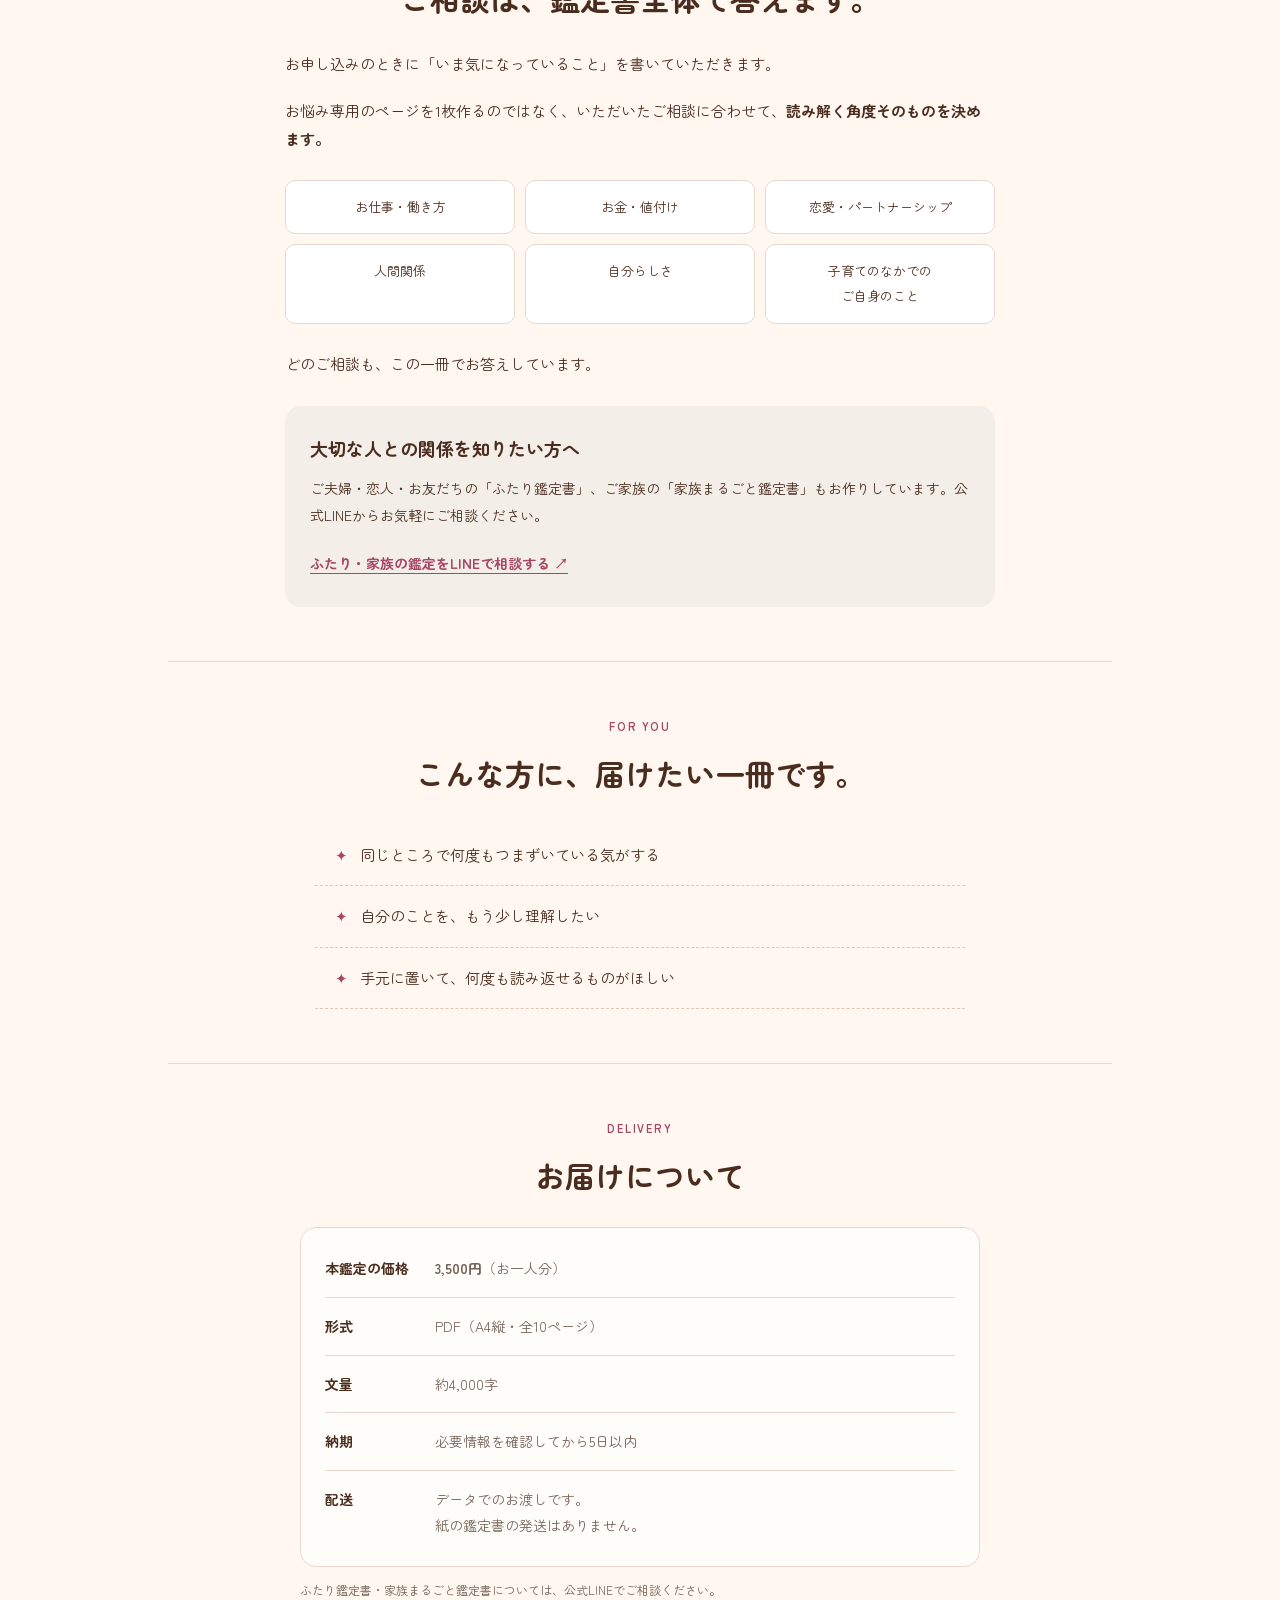
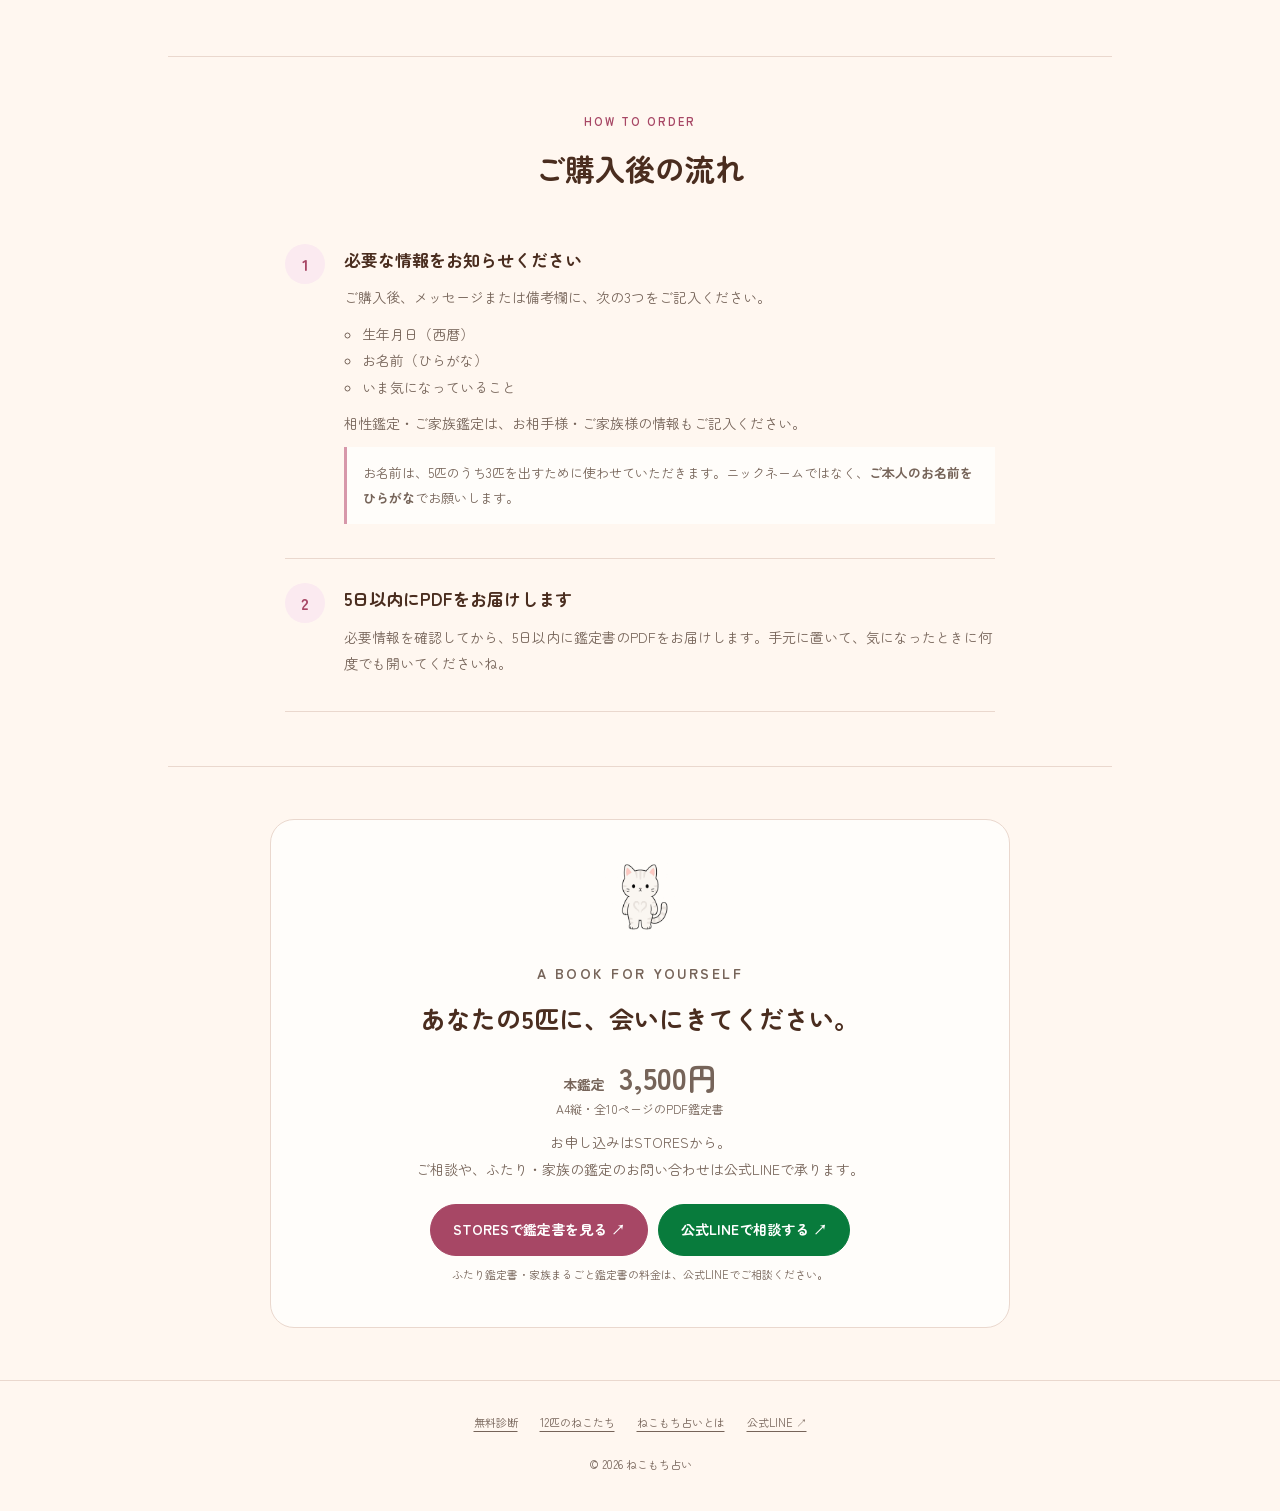
<file: kanteisho.html>
<!DOCTYPE html>
<html lang="ja">
<head>
<meta charset="UTF-8">
<meta name="viewport" content="width=device-width, initial-scale=1.0">
<title>鑑定書のご案内｜5匹のねこと、10ページの一冊｜ねこもち占い</title>
<meta name="description" content="生年月日とお名前から5匹のねこを読み解く、ねこもち占いの鑑定書。ご相談に合わせてお作りするA4縦・全10ページ、約4,000字のPDFです。必要情報の確認後5日以内にお届けします。">
<link rel="preconnect" href="https://fonts.googleapis.com">
<link rel="preconnect" href="https://fonts.gstatic.com" crossorigin>
<link href="https://fonts.googleapis.com/css2?family=Zen+Maru+Gothic:wght@400;500;700&display=swap" rel="stylesheet">
<style>
*{box-sizing:border-box}html{scroll-behavior:smooth;scroll-padding-top:24px}body{margin:0;background:#fff7f0;color:#4a2d1f;font-family:'Zen Maru Gothic','Hiragino Maru Gothic ProN',sans-serif;line-height:1.9}
:root{--ink:#4a2d1f;--muted:#766459;--rose:#a74765;--line:#ead8ce;--pink:#fbeaf0}
a{color:var(--rose);text-underline-offset:4px}img{max-width:100%;height:auto}button,summary{font:inherit}:focus-visible{outline:3px solid var(--rose);outline-offset:5px}
.skip{position:absolute;top:8px;left:8px;background:white;padding:10px;transform:translateY(-160%);z-index:3}.skip:focus{transform:none}
.site-nav{max-width:1080px;margin:auto;display:flex;align-items:center;justify-content:space-between;gap:16px;padding:18px 28px;border-bottom:1px solid var(--line)}
.brand{color:var(--ink);font-weight:700;letter-spacing:.08em;text-decoration:none;white-space:nowrap}
.nav-links{display:flex;flex-wrap:wrap;gap:6px 18px}.nav-links a{font-size:12px;text-decoration:none;padding:8px 0;color:var(--muted)}.nav-links a[aria-current]{color:var(--rose)}
.wrap{max-width:1000px;margin:auto;padding-inline:28px}.eyebrow{font-size:11px;font-weight:700;letter-spacing:.18em;color:var(--rose);margin:0 0 12px}
.hero{padding-block:56px 40px;display:grid;grid-template-columns:1.25fr 1fr;gap:42px;align-items:center}
h1{font-size:clamp(28px,4vw,43px);line-height:1.65;letter-spacing:.04em;margin:0 0 22px}h1 small{display:block;font-size:14px;color:var(--rose);font-weight:500;margin-bottom:12px;letter-spacing:.06em}
.hero-copy>p:not(.eyebrow){font-size:15px;margin:12px 0;color:var(--muted)}.hero-question{color:var(--ink)!important;font-weight:700}.hero-copy strong{color:var(--ink)}
.hero-art{background:#fffdfa;border:1px solid var(--line);border-radius:160px 160px 22px 22px;padding:48px 18px 26px;text-align:center;box-shadow:8px 10px 0 #f0dfd5;position:relative}
.hero-art .art-note{font-size:11px;letter-spacing:.2em;color:var(--rose);margin:0 0 8px}.hero-art h2{font-size:22px;line-height:1.7;margin:0}
.cat-row{display:flex;align-items:flex-end;justify-content:center;margin:16px 0 0;gap:0}.cat-row img{width:20%;object-fit:contain}
.art-caption{font-size:12px;color:var(--muted);margin:12px 0 0}.spec-chips{display:flex;flex-wrap:wrap;gap:8px;margin:20px 0}.spec-chips span{background:#fffdf9;border:1px solid var(--line);border-radius:999px;padding:5px 13px;font-size:12px}
.actions{display:flex;flex-wrap:wrap;gap:10px;margin-top:22px}.button{display:inline-block;text-align:center;line-height:1.7;padding:13px 22px;border-radius:999px;text-decoration:none;font-weight:700;font-size:14px;background:var(--rose);color:white;border:1px solid var(--rose)}.button:hover{background:#913e58}.button.secondary{background:white;color:var(--rose)}.button.line{background:#087b3c;border-color:#087b3c}
.jump-nav{display:flex;justify-content:center;gap:8px 26px;flex-wrap:wrap;border-block:1px solid var(--line);padding:12px 0}.jump-nav a{padding:7px 0;font-size:12px;color:var(--muted);text-decoration:none}
.section{padding-block:54px;border-bottom:1px solid var(--line)}.section-heading{max-width:660px;margin:0 auto 28px;text-align:center}.section-heading h2{font-size:clamp(23px,3vw,30px);line-height:1.6;margin:0 0 12px}.section-heading p:not(.eyebrow){font-size:14px;color:var(--muted);margin:8px 0}
.intro-note{max-width:710px;margin:auto;text-align:center;font-size:16px}.intro-note p{margin:0 0 16px}.intro-note strong{color:var(--rose)}
.chapters{list-style:none;padding:0;margin:0;display:grid;grid-template-columns:1fr 1fr;gap:14px}.chapter{display:flex;gap:15px;padding:23px 20px;background:#fffdfa;border:1px solid var(--line);border-radius:14px;min-width:0}.chapter-number{flex-shrink:0;font-size:24px;color:var(--rose);line-height:1.2;padding-top:3px;font-weight:500}.chapter-number small{display:block;font-size:9px;letter-spacing:.08em;margin-top:5px}.chapter h3{font-size:16px;line-height:1.65;margin:0 0 7px}.chapter p{font-size:13px;line-height:1.9;color:var(--muted);margin:0}.chapter:last-child{background:var(--pink)}
.consultation{max-width:710px;margin:auto}.consultation>p{font-size:15px;margin:0 0 18px}.topic-list{list-style:none;padding:0;display:grid;grid-template-columns:repeat(3,1fr);gap:10px;margin:26px 0}.topic-list li{text-align:center;background:white;border:1px solid var(--line);border-radius:10px;padding:14px 8px;font-size:13px}
.related{background:#f4eee8;border-radius:16px;padding:25px;margin-top:28px}.related h3{font-size:18px;margin:0 0 10px}.related p{font-size:14px;margin:0 0 15px}.related a{display:inline-block;padding:6px 0;font-weight:700;font-size:14px}
.for-list{list-style:none;margin:0 auto;padding:0;max-width:650px}.for-list li{padding:16px 20px;border-bottom:1px dashed #dfc7b8;font-size:15px}.for-list li::before{content:"✦";margin-right:12px;color:var(--rose)}
.delivery{max-width:680px;margin:auto;display:grid;grid-template-columns:110px 1fr;background:#fffdfa;border:1px solid var(--line);border-radius:16px;padding:12px 24px;overflow:hidden}.delivery dt,.delivery dd{padding:15px 0;border-bottom:1px solid var(--line);margin:0;font-size:14px}.delivery dt{font-weight:700}.delivery dd{color:var(--muted)}.delivery dt:last-of-type,.delivery dd:last-of-type{border:0}.delivery-note{max-width:680px;margin:12px auto 0;color:var(--muted);font-size:12px}
.steps{max-width:710px;margin:auto;padding:0;list-style:none;counter-reset:steps}.steps>li{counter-increment:steps;display:grid;grid-template-columns:42px 1fr;gap:17px;padding:24px 0;border-bottom:1px solid var(--line)}.steps>li::before{content:counter(steps);background:var(--pink);color:var(--rose);width:40px;height:40px;text-align:center;border-radius:50%;line-height:40px;font-weight:700}.steps h3{font-size:17px;margin:0 0 8px}.steps p,.steps ul{font-size:14px;margin:0 0 10px;color:var(--muted)}.required-info{padding-left:1.3em}.steps .name-note{padding:14px 16px;border-left:3px solid #d798aa;background:#fffdfa;font-size:13px}
.closing{max-width:740px;margin:52px auto;text-align:center;background:#fffdfa;border:1px solid var(--line);border-radius:24px;padding:34px 24px}.closing img{width:90px;height:90px;object-fit:contain}.closing h2{font-size:25px;margin:4px 0 14px}.closing p{font-size:14px;color:var(--muted);margin:8px 0}.closing .actions{justify-content:center}.closing .small{font-size:11px}
footer{text-align:center;border-top:1px solid var(--line);padding:25px 20px 36px;font-size:11px;color:var(--muted)}footer nav{display:flex;justify-content:center;flex-wrap:wrap;gap:8px 22px}footer a{color:var(--muted);padding:6px 0}footer p{margin:15px 0 0}
@media(max-width:720px){.site-nav{padding:14px 20px;flex-direction:column;gap:4px}.nav-links{justify-content:center;gap:4px 14px}.wrap{padding-inline:20px}.hero{grid-template-columns:1fr;gap:30px;padding-top:30px}.hero-copy{text-align:center}.hero-copy>p:not(.eyebrow){font-size:14px}.hero .actions,.spec-chips{justify-content:center}.hero-art{width:min(100%,330px);margin:auto;padding-top:36px}.hero-art h2{font-size:21px}.hero-art .cat-row{max-width:270px;margin-inline:auto}.section{padding-block:38px}.chapters{grid-template-columns:1fr;gap:10px}.chapter{padding:19px 17px}.topic-list{grid-template-columns:1fr 1fr}.intro-note{font-size:14px;text-align:left}.delivery{grid-template-columns:80px 1fr;padding-inline:17px}.delivery dt,.delivery dd{font-size:13px}.steps>li{gap:12px;grid-template-columns:36px 1fr}.steps>li::before{width:34px;height:34px;line-height:34px}.closing{margin-block:34px}.closing h2{font-size:22px}.actions .button{flex:1 1 180px}.nav-links a{font-size:11px}.jump-nav{gap:4px 18px}.for-list li{padding-inline:0}}
@media(prefers-reduced-motion:reduce){html{scroll-behavior:auto}}

/* 鑑定書10ページの実例 */
.sample-intro{max-width:690px;margin:0 auto 24px;padding:18px 22px;background:#fffdfa;border:1px solid var(--line);border-radius:14px;font-size:13px;color:var(--muted);text-align:center}
.sample-intro strong{color:var(--ink)}.sample-intro p{margin:4px 0}
.chapter{display:grid;grid-template-columns:135px minmax(0,1fr);align-items:start;gap:18px;padding:20px}
.chapter-sample{display:block;position:relative;border:1px solid var(--line);border-radius:8px;background:white;text-decoration:none;overflow:hidden;box-shadow:0 3px 12px #4a2d1f12}
.chapter-sample img{display:block;width:100%;height:auto}
.chapter-sample .sample-open{display:block;background:#fbeaf0;color:var(--rose);padding:5px 4px;font-size:10px;text-align:center;font-weight:700}
.chapter-copy .chapter-number{display:inline-flex;align-items:baseline;gap:7px;padding:0;margin:0 0 8px;font-size:22px}.chapter-copy .chapter-number small{display:inline;font-size:9px}
.chapter-copy h3{font-size:15px}.chapter-copy p{font-size:12px}
.sample-dialog{border:0;border-radius:14px;padding:0;background:#fff7f0;color:var(--ink);width:min(96vw,1120px);max-width:none;height:min(94dvh,1200px);max-height:94vh;overflow:hidden;box-shadow:0 16px 64px #0005}
.sample-dialog[open]{display:flex;flex-direction:column}.sample-dialog::backdrop{background:#271b17d9}
.sample-toolbar{display:flex;gap:12px;align-items:center;justify-content:space-between;padding:11px 15px;border-bottom:1px solid var(--line);flex-shrink:0;background:#fffdfa}
.sample-toolbar h2{font-size:14px;line-height:1.6;margin:0}.sample-close{flex-shrink:0;padding:9px 13px;border:1px solid var(--line);background:white;color:var(--ink);border-radius:7px;cursor:pointer}
.sample-scroll{flex:1;min-height:0;overflow:auto;overscroll-behavior:contain;text-align:center;padding:14px}
.sample-full{display:block;width:min(100%,820px);height:auto;max-width:none;margin:auto;background:white;box-shadow:0 2px 16px #4a2d1f12}
.sample-scroll.is-zoomed .sample-full{width:1100px;margin-left:auto;margin-right:auto}
.sample-controls{flex-shrink:0;display:flex;justify-content:space-between;align-items:center;gap:8px;padding:10px 14px;background:#fffdfa;border-top:1px solid var(--line)}
.sample-controls button{font:inherit;font-size:12px;min-height:42px;cursor:pointer;border:1px solid var(--line);border-radius:8px;background:white;color:var(--ink);padding:7px 12px}.sample-controls button:disabled{opacity:.35;cursor:default}
.sample-counter{font-size:12px;white-space:nowrap}.sample-zoom[aria-pressed=true]{background:var(--rose);color:white}
@media(max-width:720px){.chapter{grid-template-columns:110px minmax(0,1fr);gap:14px;padding:16px}.chapter-copy h3{font-size:14px}.chapter-copy p{font-size:12px}.sample-dialog{width:100vw;height:100dvh;max-height:100dvh;border-radius:0;margin:0}.sample-toolbar{padding:10px 12px}.sample-scroll{padding:10px}.sample-controls{padding:8px;gap:5px}.sample-controls button{padding-inline:9px}.sample-toolbar h2{font-size:12px}}
@media(max-width:360px){.chapter{grid-template-columns:95px minmax(0,1fr);gap:11px;padding:13px}.chapter-copy .chapter-number{font-size:19px}.chapter-copy h3{font-size:13px}.chapter-copy p{font-size:11px}.sample-counter{font-size:11px}}

.reading-price{margin:18px 0;color:var(--rose);font-size:14px;font-weight:700}.reading-price strong{font-size:30px;line-height:1.4;margin-left:10px}.reading-price small{display:block;color:var(--muted);font-size:12px;font-weight:400}
</style>
</head>
<body>
<a class="skip" href="#main">本文へ</a>
<nav class="site-nav" aria-label="メインメニュー">
<a class="brand" href="index.html">🐾 ねこもち占い</a>
<div class="nav-links"><a href="index.html">無料診断</a><a href="types.html">12匹のねこたち</a><a href="kanteisho.html" aria-current="page">鑑定書のご案内</a><a href="menu.html">鑑定メニュー</a><a href="about.html">ねこもち占いとは</a></div>
</nav>
<main id="main" class="wrap">
<header class="hero">
<div class="hero-copy">
<p class="eyebrow">NEKOMOCHI PERSONAL BOOK</p>
<h1><small>ねこもち占いの鑑定書</small>つまずく日にも、<br>帰ってこられる一冊。</h1>
<p class="hero-question">「なんで私は、いつも同じところで<br>つまずくんだろう」</p>
<p>そう思う日が、ときどきありませんか。<br>それは性格の問題ではなくて、あなたの中に住んでいる<br>5匹のねこの、並び方の仕組みかもしれません。</p>
<p>生年月日とお名前から、<br><strong>あなたの中に住む5匹のねこを読み解きます。</strong></p>
<p class="reading-price">本鑑定 <strong>3,500円</strong><small>ねこもち総合鑑定書・お一人分</small></p>
<div class="spec-chips"><span>A4縦・全10ページ</span><span>約4,000字のPDF</span><span>ご相談に合わせた一冊</span></div>
<div class="actions"><a class="button" href="#contents">10ページの中身を見る ↓</a><a class="button secondary" href="#order">お申し込みについて</a></div>
</div>
<div class="hero-art">
<p class="art-note">5 CATS, YOUR STORY</p>
<h2>あなたの中の5匹と、<br>あなたを知る10ページ。</h2>
<div class="cat-row" aria-hidden="true"><img src="img/cat_2.png?v=2" alt="" width="80" height="80"><img src="img/cat_6.png?v=2" alt="" width="80" height="80"><img src="img/cat_11.png?v=2" alt="" width="80" height="80"><img src="img/cat_4.png?v=2" alt="" width="80" height="80"><img src="img/cat_3.png?v=2" alt="" width="80" height="80"></div>
<p class="art-caption">何度でも、開いてほしい。<br>絵本のような、あなたのための鑑定書。</p>
</div>
</header>
<nav class="jump-nav" aria-label="このページの目次"><a href="#contents">一冊の中身</a><a href="#consultation">ご相談について</a><a href="#delivery">お届け</a><a href="#flow">ご購入後の流れ</a></nav>
<section class="section" aria-labelledby="book-heading">
<div class="intro-note"><h2 id="book-heading" style="font-size:22px;line-height:1.7;margin:0 0 20px">読んで終わりではなく、<br>手元に置いて、何度でも。</h2>
<p>この鑑定書は、一度読んで終わりの結果ページではありません。<br>手元に置いて、何度でも開ける一冊としてお作りしています。</p>
<p><strong>A4縦・全10ページ。</strong><br>5匹それぞれを読み解きながら、あなたのご相談に向き合う、絵本のような鑑定書です。</p></div>
</section>
<section id="contents" class="section" aria-labelledby="contents-heading">
<div class="section-heading"><p class="eyebrow">INSIDE THE BOOK</p><h2 id="contents-heading">5匹のねこと、10ページの中身</h2><p>はじめの一言から、最後のおまもりまで。<br>一冊を通して、あなたらしさをひもといていきます。</p></div>
<div class="sample-intro"><p><strong>ともみさんの鑑定書を、実例としてご紹介します。</strong></p><p>画像を選ぶと、ページを拡大してお読みいただけます。</p><p>個人情報にぼかしを入れた、2026年制作の見本です。お届けする内容は、お一人ずつのご相談に合わせてお作りします。</p></div>
<ol class="chapters"><li class="chapter">
<a class="chapter-sample" href="img/samples/tomomi-10p/page-01.png" data-sample-index="0" aria-label="1ページ目「表紙と、5匹のねこの早わかり」の見本を拡大">
<img src="img/samples/tomomi-10p/page-01.png" alt="ともみさんの鑑定書 1ページ目：表紙と、5匹のねこの早わかり" loading="lazy" decoding="async" width="1024" height="1536">
<span class="sample-open" aria-hidden="true">タップして拡大 ↗</span></a>
<div class="chapter-copy"><span class="chapter-number" aria-label="1ページ目">01<small aria-hidden="true">PAGE</small></span><h3>表紙と、5匹のねこの早わかり</h3><p>いちばん大事な一言を、はじめにお伝えします。</p></div>
</li>
<li class="chapter">
<a class="chapter-sample" href="img/samples/tomomi-10p/page-02.png" data-sample-index="1" aria-label="2ページ目「ごあいさつ」の見本を拡大">
<img src="img/samples/tomomi-10p/page-02.png" alt="ともみさんの鑑定書 2ページ目：ごあいさつ" loading="lazy" decoding="async" width="1024" height="1536">
<span class="sample-open" aria-hidden="true">タップして拡大 ↗</span></a>
<div class="chapter-copy"><span class="chapter-number" aria-label="2ページ目">02<small aria-hidden="true">PAGE</small></span><h3>ごあいさつ</h3><p>いただいたご相談を、そのまま受け止めます。</p></div>
</li>
<li class="chapter">
<a class="chapter-sample" href="img/samples/tomomi-10p/page-03.png" data-sample-index="2" aria-label="3ページ目「見た目のねこ」の見本を拡大">
<img src="img/samples/tomomi-10p/page-03.png" alt="ともみさんの鑑定書 3ページ目：見た目のねこ" loading="lazy" decoding="async" width="1086" height="1448">
<span class="sample-open" aria-hidden="true">タップして拡大 ↗</span></a>
<div class="chapter-copy"><span class="chapter-number" aria-label="3ページ目">03<small aria-hidden="true">PAGE</small></span><h3>見た目のねこ</h3><p>人から最初に受け取られている、あなたの印象。</p></div>
</li>
<li class="chapter">
<a class="chapter-sample" href="img/samples/tomomi-10p/page-04.png" data-sample-index="3" aria-label="4ページ目「本音のねこ」の見本を拡大">
<img src="img/samples/tomomi-10p/page-04.png" alt="ともみさんの鑑定書 4ページ目：本音のねこ" loading="lazy" decoding="async" width="1024" height="1536">
<span class="sample-open" aria-hidden="true">タップして拡大 ↗</span></a>
<div class="chapter-copy"><span class="chapter-number" aria-label="4ページ目">04<small aria-hidden="true">PAGE</small></span><h3>本音のねこ</h3><p>心の奥で、本当に望んでいること。</p></div>
</li>
<li class="chapter">
<a class="chapter-sample" href="img/samples/tomomi-10p/page-05.png" data-sample-index="4" aria-label="5ページ目「使命のねこ」の見本を拡大">
<img src="img/samples/tomomi-10p/page-05.png" alt="ともみさんの鑑定書 5ページ目：使命のねこ" loading="lazy" decoding="async" width="1024" height="1536">
<span class="sample-open" aria-hidden="true">タップして拡大 ↗</span></a>
<div class="chapter-copy"><span class="chapter-number" aria-label="5ページ目">05<small aria-hidden="true">PAGE</small></span><h3>使命のねこ</h3><p>人生をかけて育てていく、あなたのテーマ。</p></div>
</li>
<li class="chapter">
<a class="chapter-sample" href="img/samples/tomomi-10p/page-06.png" data-sample-index="5" aria-label="6ページ目「本質のおさらいと、強みのねこ」の見本を拡大">
<img src="img/samples/tomomi-10p/page-06.png" alt="ともみさんの鑑定書 6ページ目：本質のおさらいと、強みのねこ" loading="lazy" decoding="async" width="1024" height="1536">
<span class="sample-open" aria-hidden="true">タップして拡大 ↗</span></a>
<div class="chapter-copy"><span class="chapter-number" aria-label="6ページ目">06<small aria-hidden="true">PAGE</small></span><h3>本質のおさらいと、強みのねこ</h3><p>困ったときに助けてくれる力。そして、5匹の配置から見えてきた結論をお伝えします。</p></div>
</li>
<li class="chapter">
<a class="chapter-sample" href="img/samples/tomomi-10p/page-07.png" data-sample-index="6" aria-label="7ページ目「5匹の重なり」の見本を拡大">
<img src="img/samples/tomomi-10p/page-07.png" alt="ともみさんの鑑定書 7ページ目：5匹の重なり" loading="lazy" decoding="async" width="1086" height="1448">
<span class="sample-open" aria-hidden="true">タップして拡大 ↗</span></a>
<div class="chapter-copy"><span class="chapter-number" aria-label="7ページ目">07<small aria-hidden="true">PAGE</small></span><h3>5匹の重なり</h3><p>外から見える姿と、内側の気持ちの差。このギャップが、そのままご相談の答えになっていることがあります。</p></div>
</li>
<li class="chapter">
<a class="chapter-sample" href="img/samples/tomomi-10p/page-08.png" data-sample-index="7" aria-label="8ページ目「5匹の会議」の見本を拡大">
<img src="img/samples/tomomi-10p/page-08.png" alt="ともみさんの鑑定書 8ページ目：5匹の会議" loading="lazy" decoding="async" width="1086" height="1448">
<span class="sample-open" aria-hidden="true">タップして拡大 ↗</span></a>
<div class="chapter-copy"><span class="chapter-number" aria-label="8ページ目">08<small aria-hidden="true">PAGE</small></span><h3>5匹の会議</h3><p>あなたの中の5匹が、いただいたご相談について話し合います。</p></div>
</li>
<li class="chapter">
<a class="chapter-sample" href="img/samples/tomomi-10p/page-09.png" data-sample-index="8" aria-label="9ページ目「今年の運勢」の見本を拡大">
<img src="img/samples/tomomi-10p/page-09.png" alt="ともみさんの鑑定書 9ページ目：今年の運勢" loading="lazy" decoding="async" width="1086" height="1448">
<span class="sample-open" aria-hidden="true">タップして拡大 ↗</span></a>
<div class="chapter-copy"><span class="chapter-number" aria-label="9ページ目">09<small aria-hidden="true">PAGE</small></span><h3>今年の運勢</h3><p>今年やっておくと効く5つを、ご相談に合わせてお伝えします。</p></div>
</li>
<li class="chapter">
<a class="chapter-sample" href="img/samples/tomomi-10p/page-10.png" data-sample-index="9" aria-label="10ページ目「今日のおまもり」の見本を拡大">
<img src="img/samples/tomomi-10p/page-10.png" alt="ともみさんの鑑定書 10ページ目：今日のおまもり" loading="lazy" decoding="async" width="1086" height="1448">
<span class="sample-open" aria-hidden="true">タップして拡大 ↗</span></a>
<div class="chapter-copy"><span class="chapter-number" aria-label="10ページ目">10<small aria-hidden="true">PAGE</small></span><h3>今日のおまもり</h3><p>読み返すたびに、戻ってきていただける場所です。</p></div>
</li></ol>
</section>
<section id="consultation" class="section" aria-labelledby="consultation-heading">
<div class="section-heading"><p class="eyebrow">YOUR QUESTION</p><h2 id="consultation-heading">ご相談は、鑑定書全体で答えます。</h2></div>
<div class="consultation">
<p>お申し込みのときに「いま気になっていること」を書いていただきます。</p>
<p>お悩み専用のページを1枚作るのではなく、いただいたご相談に合わせて、<strong>読み解く角度そのものを決めます。</strong></p>
<ul class="topic-list"><li>お仕事・働き方</li><li>お金・値付け</li><li>恋愛・パートナーシップ</li><li>人間関係</li><li>自分らしさ</li><li>子育てのなかでの<br>ご自身のこと</li></ul>
<p>どのご相談も、この一冊でお答えしています。</p>
<aside class="related"><h3>大切な人との関係を知りたい方へ</h3><p>ご夫婦・恋人・お友だちの「ふたり鑑定書」、ご家族の「家族まるごと鑑定書」もお作りしています。公式LINEからお気軽にご相談ください。</p><a href="https://lin.ee/tqouMjP" target="_blank" rel="noopener">ふたり・家族の鑑定をLINEで相談する ↗</a></aside>
</div>
</section>
<section class="section" aria-labelledby="for-heading">
<div class="section-heading"><p class="eyebrow">FOR YOU</p><h2 id="for-heading">こんな方に、届けたい一冊です。</h2></div>
<ul class="for-list"><li>同じところで何度もつまずいている気がする</li><li>自分のことを、もう少し理解したい</li><li>手元に置いて、何度も読み返せるものがほしい</li></ul>
</section>
<section id="delivery" class="section" aria-labelledby="delivery-heading">
<div class="section-heading"><p class="eyebrow">DELIVERY</p><h2 id="delivery-heading">お届けについて</h2></div>
<dl class="delivery"><dt>本鑑定の価格</dt><dd><strong>3,500円</strong>（お一人分）</dd><dt>形式</dt><dd>PDF（A4縦・全10ページ）</dd><dt>文量</dt><dd>約4,000字</dd><dt>納期</dt><dd>必要情報を確認してから5日以内</dd><dt>配送</dt><dd>データでのお渡しです。<br>紙の鑑定書の発送はありません。</dd></dl>
<p class="delivery-note">ふたり鑑定書・家族まるごと鑑定書については、公式LINEでご相談ください。</p>
</section>
<section id="flow" class="section" aria-labelledby="flow-heading">
<div class="section-heading"><p class="eyebrow">HOW TO ORDER</p><h2 id="flow-heading">ご購入後の流れ</h2></div>
<ol class="steps">
<li><div><h3>必要な情報をお知らせください</h3><p>ご購入後、メッセージまたは備考欄に、次の3つをご記入ください。</p><ul class="required-info"><li>生年月日（西暦）</li><li>お名前（ひらがな）</li><li>いま気になっていること</li></ul><p>相性鑑定・ご家族鑑定は、お相手様・ご家族様の情報もご記入ください。</p><p class="name-note">お名前は、5匹のうち3匹を出すために使わせていただきます。ニックネームではなく、<strong>ご本人のお名前をひらがな</strong>でお願いします。</p></div></li>
<li><div><h3>5日以内にPDFをお届けします</h3><p>必要情報を確認してから、5日以内に鑑定書のPDFをお届けします。手元に置いて、気になったときに何度でも開いてくださいね。</p></div></li>
</ol>
</section>
<section id="order" class="closing" aria-labelledby="order-heading">
<img src="img/cat_6.png?v=2" alt="" width="90" height="90" loading="lazy">
<p class="eyebrow">A BOOK FOR YOURSELF</p><h2 id="order-heading">あなたの5匹に、会いにきてください。</h2>
<p class="reading-price">本鑑定 <strong>3,500円</strong><small>A4縦・全10ページのPDF鑑定書</small></p>
<p>お申し込みはSTORESから。<br>ご相談や、ふたり・家族の鑑定のお問い合わせは公式LINEで承ります。</p>
<div class="actions"><a class="button" href="https://nekomochiuranai2026.stores.jp" target="_blank" rel="noopener">STORESで鑑定書を見る ↗</a><a class="button line" href="https://lin.ee/tqouMjP" target="_blank" rel="noopener">公式LINEで相談する ↗</a></div>
<p class="small">ふたり鑑定書・家族まるごと鑑定書の料金は、公式LINEでご相談ください。</p>
</section>
</main>
<footer><nav aria-label="関連ページ"><a href="index.html">無料診断</a><a href="types.html">12匹のねこたち</a><a href="about.html">ねこもち占いとは</a><a href="https://lin.ee/tqouMjP" target="_blank" rel="noopener">公式LINE ↗</a></nav><p>© 2026 ねこもち占い</p></footer>
<dialog class="sample-dialog" id="sample-dialog" aria-labelledby="sample-title">
<div class="sample-toolbar"><h2 id="sample-title">鑑定書の見本</h2><button type="button" class="sample-close" id="sample-close" autofocus>閉じる ×</button></div>
<div class="sample-scroll" id="sample-scroll"><img class="sample-full" id="sample-full" alt=""></div>
<div class="sample-controls"><button type="button" id="sample-prev" aria-label="前のページ">← 前へ</button><span class="sample-counter" id="sample-counter" aria-live="polite" aria-atomic="true"></span><button type="button" id="sample-zoom" class="sample-zoom" aria-pressed="false">文字を拡大</button><button type="button" id="sample-next" aria-label="次のページ">次へ →</button></div>
</dialog>
<script>
(()=>{'use strict';
const links=Array.from(document.querySelectorAll('.chapter-sample'));
const dialog=document.getElementById('sample-dialog');
if(typeof dialog.showModal!=='function')return;
const title=document.getElementById('sample-title'),image=document.getElementById('sample-full'),counter=document.getElementById('sample-counter');
const scroll=document.getElementById('sample-scroll'),prev=document.getElementById('sample-prev'),next=document.getElementById('sample-next'),zoom=document.getElementById('sample-zoom');
let current=0,opener=null,previousOverflow='';
function show(index){
current=Math.max(0,Math.min(links.length-1,index));
const thumb=links[current].querySelector('img');
image.src=links[current].href;image.alt=thumb.alt;
title.textContent=thumb.alt;counter.textContent=(current+1)+' / '+links.length;
prev.disabled=current===0;next.disabled=current===links.length-1;
scroll.classList.remove('is-zoomed');zoom.setAttribute('aria-pressed','false');zoom.textContent='文字を拡大';scroll.scrollTo(0,0);
}
links.forEach((link,index)=>link.addEventListener('click',event=>{
if(event.ctrlKey||event.metaKey||event.shiftKey||event.altKey||event.button!==0)return;
event.preventDefault();opener=link;previousOverflow=document.body.style.overflow;
show(index);dialog.showModal();document.body.style.overflow='hidden';
}));
document.getElementById('sample-close').addEventListener('click',()=>dialog.close());
prev.addEventListener('click',()=>show(current-1));next.addEventListener('click',()=>show(current+1));
zoom.addEventListener('click',()=>{const active=scroll.classList.toggle('is-zoomed');zoom.setAttribute('aria-pressed',String(active));zoom.textContent=active?'全体を見る':'文字を拡大';scroll.scrollTo(0,0)});
dialog.addEventListener('keydown',event=>{
if(event.altKey||event.ctrlKey||event.metaKey||zoom.getAttribute('aria-pressed')==='true')return;
if(event.key==='ArrowLeft'&&current>0){event.preventDefault();show(current-1)}
if(event.key==='ArrowRight'&&current<links.length-1){event.preventDefault();show(current+1)}
});
dialog.addEventListener('click',event=>{if(event.target===dialog){const r=dialog.getBoundingClientRect();if(event.clientX<r.left||event.clientX>r.right||event.clientY<r.top||event.clientY>r.bottom)dialog.close()}});
dialog.addEventListener('close',()=>{document.body.style.overflow=previousOverflow;image.removeAttribute('src');opener?.focus()});
})();</script>
</body>
</html>
</file>
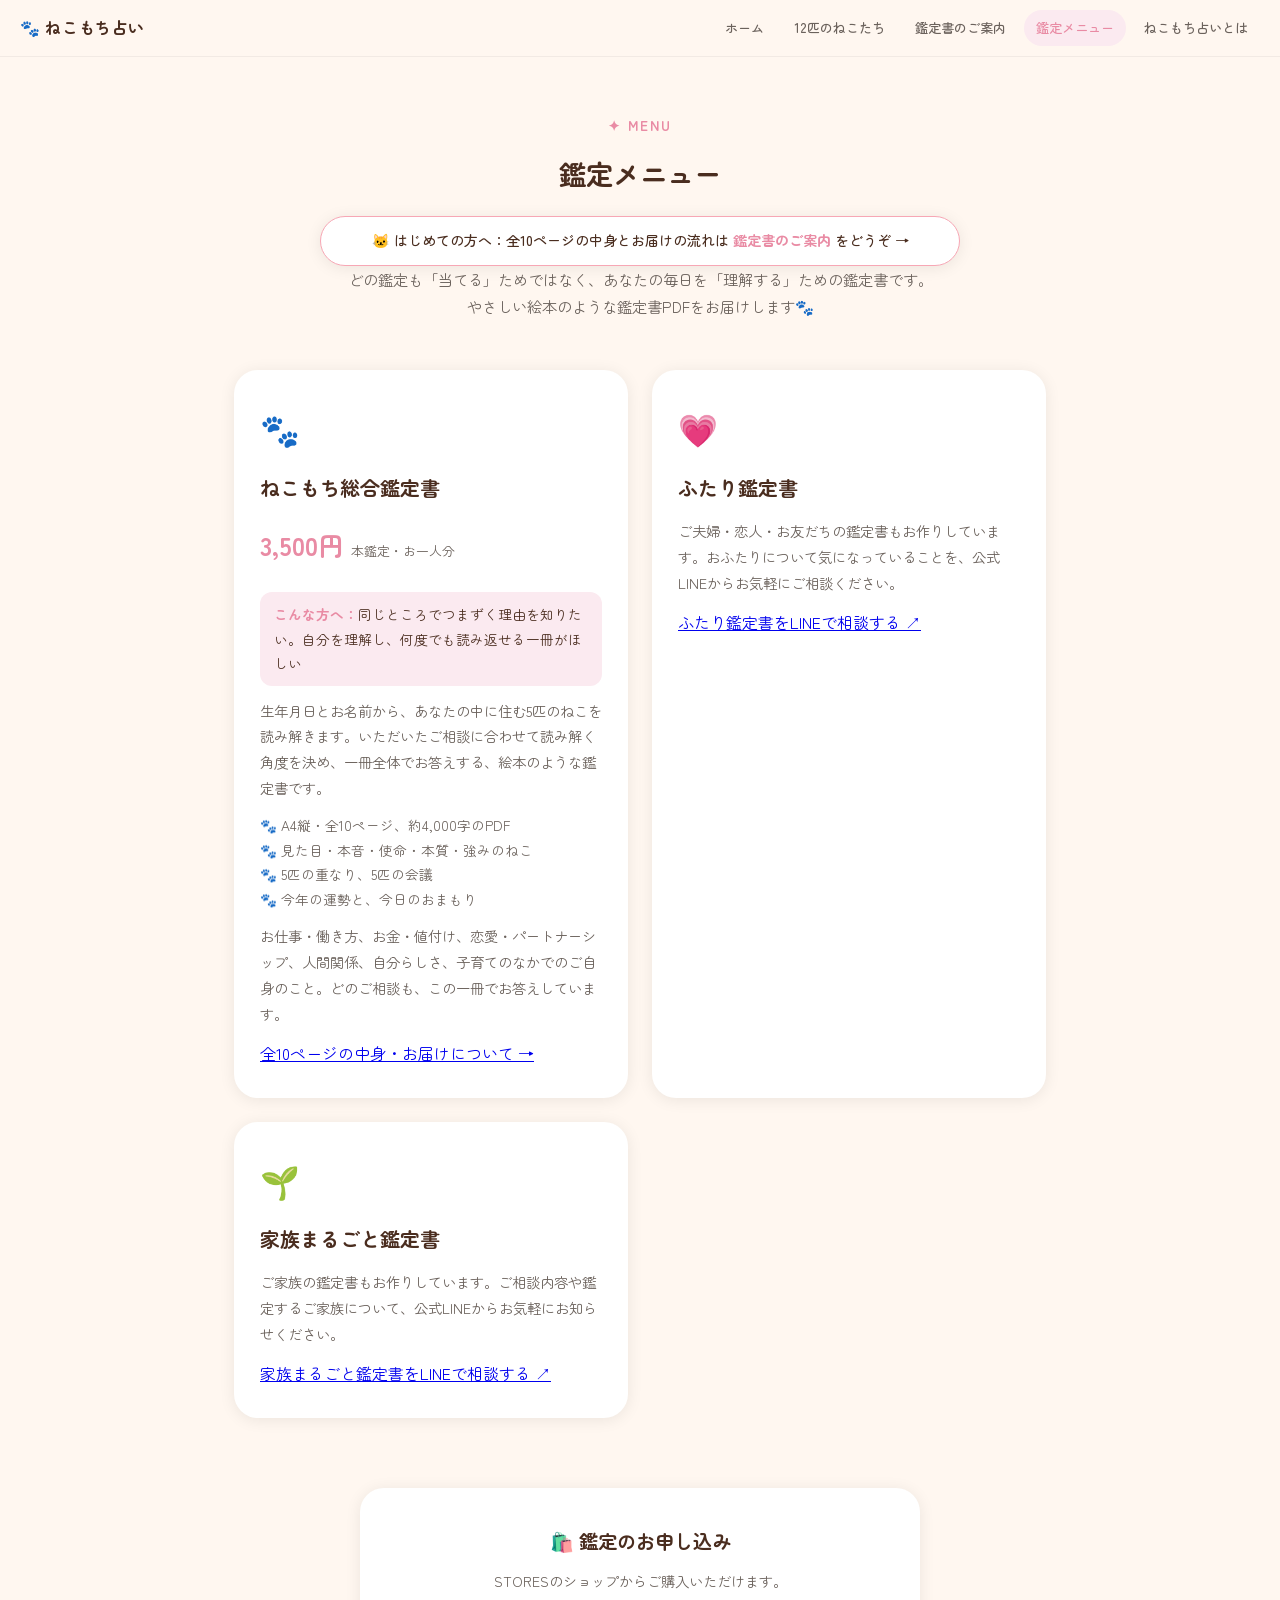
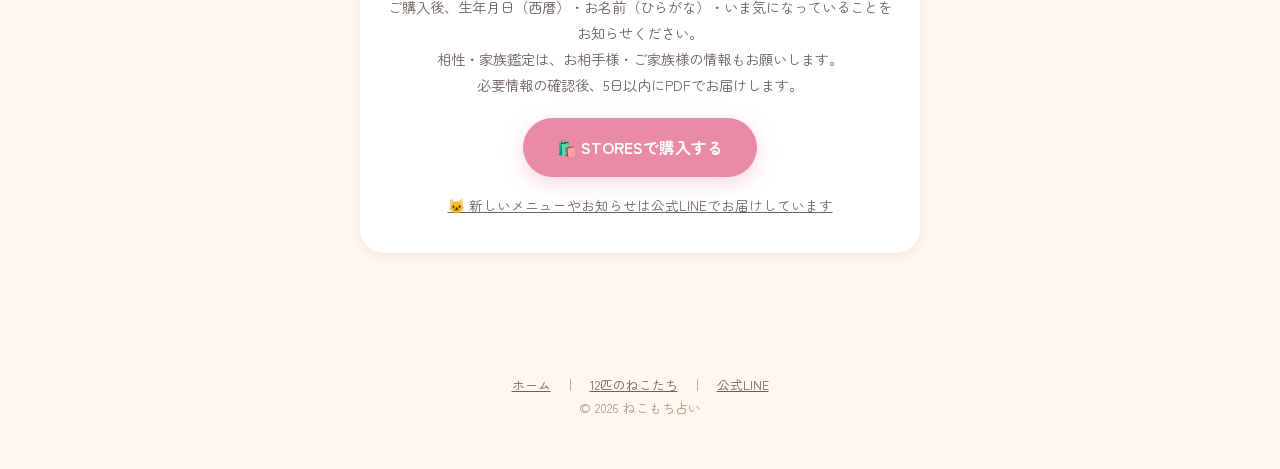
<file: menu.html>
<!DOCTYPE html>
<html lang="ja">

<head>
    <meta charset="UTF-8">
    <meta name="viewport" content="width=device-width, initial-scale=1.0">
    <title>鑑定メニュー | ねこもち占い</title>
    <meta name="description" content="ねこもち占いの鑑定メニュー。総合鑑定・ふたりの相性鑑定・親子の子育て鑑定・お仕事とお金の鑑定。公式LINEから受付中です。">
    <link rel="preconnect" href="https://fonts.googleapis.com">
    <link rel="preconnect" href="https://fonts.gstatic.com" crossorigin>
    <link href="https://fonts.googleapis.com/css2?family=Zen+Maru+Gothic:wght@300;400;500;700&display=swap"
        rel="stylesheet">
    <style>
        *,
        *::before,
        *::after {
            box-sizing: border-box;
            margin: 0;
            padding: 0;
        }

        :root {
            /* ねこもち占い BRAND GUIDE 準拠 */
            --cream: #FFF7F0;
            --white: #FFFFFF;
            --coral: #E98BA4;
            --coral-light: #F7A7B5;
            --coral-pale: #FBEAF0;
            --text-dark: #4A2D1F;
            --text-mid: #6B625C;
            --text-light: #A89880;
            --shadow-card: 0 2px 16px rgba(0, 0, 0, 0.08);
            --radius: 24px;
        }

        body {
            font-family: 'Zen Maru Gothic', 'Hiragino Maru Gothic ProN', sans-serif;
            background: var(--cream);
            color: var(--text-dark);
            line-height: 1.8;
        }

        .site-nav {
            position: fixed;
            top: 0;
            left: 0;
            right: 0;
            z-index: 1100;
            display: flex;
            align-items: center;
            justify-content: space-between;
            gap: 12px;
            padding: 10px 20px;
            background: rgba(255, 247, 240, 0.92);
            backdrop-filter: blur(12px);
            border-bottom: 1px solid rgba(0, 0, 0, 0.05);
        }

        .site-nav .brand {
            font-weight: 700;
            color: var(--text-dark);
            text-decoration: none;
            font-size: 1rem;
            letter-spacing: .04em;
            white-space: nowrap;
        }

        .site-nav .links {
            display: flex;
            gap: 6px;
        }

        .site-nav .links a {
            color: var(--text-mid);
            text-decoration: none;
            font-size: 0.82rem;
            font-weight: 500;
            padding: 6px 12px;
            border-radius: 999px;
            transition: background .2s, color .2s;
            white-space: nowrap;
        }

        .site-nav .links a:hover,
        .site-nav .links a.current {
            background: var(--coral-pale);
            color: var(--coral);
        }

        header.page-head {
            max-width: 760px;
            margin: 0 auto;
            padding: 110px 24px 30px;
            text-align: center;
        }

        .eyebrow {
            display: inline-block;
            color: var(--coral);
            font-size: 0.85rem;
            font-weight: 700;
            letter-spacing: .15em;
            margin-bottom: 12px;
        }

        h1 {
            font-size: 1.7rem;
            font-weight: 700;
            margin-bottom: 14px;
        }

        .lead {
            color: var(--text-mid);
            font-size: 0.95rem;
        }

        main {
            max-width: 860px;
            margin: 0 auto;
            padding: 20px 24px 40px;
            display: grid;
            grid-template-columns: repeat(auto-fill, minmax(340px, 1fr));
            gap: 24px;
        }

        .menu-card {
            background: var(--white);
            border-radius: var(--radius);
            box-shadow: var(--shadow-card);
            padding: 30px 26px;
            display: flex;
            flex-direction: column;
            gap: 12px;
        }

        .menu-icon {
            font-size: 2rem;
        }

        .menu-name {
            font-size: 1.25rem;
            font-weight: 700;
        }

        .menu-for {
            background: var(--coral-pale);
            border-radius: 12px;
            padding: 10px 14px;
            font-size: 0.85rem;
            color: var(--text-dark);
        }

        .menu-for b {
            color: var(--coral);
        }

        .menu-desc {
            font-size: 0.9rem;
            color: var(--text-mid);
        }

        .menu-items {
            font-size: 0.85rem;
            color: var(--text-mid);
            list-style: none;
        }

        .menu-items li::before {
            content: "🐾 ";
        }

        .cta {
            text-align: center;
            padding: 30px 24px 90px;
        }

        .cta-box {
            max-width: 560px;
            margin: 0 auto;
            background: var(--white);
            border-radius: var(--radius);
            box-shadow: var(--shadow-card);
            padding: 36px 28px;
        }

        .cta-box h2 {
            font-size: 1.2rem;
            margin-bottom: 10px;
        }

        .cta-box p {
            color: var(--text-mid);
            font-size: 0.9rem;
            margin-bottom: 20px;
        }

        .btn-primary {
            display: inline-block;
            background: var(--coral);
            color: #fff;
            text-decoration: none;
            font-weight: 700;
            padding: 15px 34px;
            border-radius: 999px;
            box-shadow: 0 6px 20px rgba(233, 139, 164, .35);
            transition: transform .2s;
        }

        .btn-primary:hover {
            transform: translateY(-2px);
        }

        footer {
            text-align: center;
            padding: 30px 20px 50px;
            color: var(--text-light);
            font-size: 0.8rem;
        }

        footer a {
            color: var(--text-mid);
        }
    @media(max-width:640px){.site-nav{flex-wrap:wrap;justify-content:center}.site-nav .links{display:flex;flex-wrap:wrap;justify-content:center}.page-head{padding-top:135px}}
    .menu-price{color:var(--coral);font-size:1.6rem;font-weight:700;margin:4px 0 12px}.menu-price small{font-size:.8rem;color:var(--text-mid);font-weight:400}
    </style>
</head>

<body>
    <nav class="site-nav">
        <a href="index.html" class="brand">🐾 ねこもち占い</a>
        <div class="links">
            <a href="index.html">ホーム</a>
            <a href="types.html">12匹のねこたち</a>
            <a href="kanteisho.html">鑑定書のご案内</a>
            <a href="menu.html" class="current">鑑定メニュー</a>
            <a href="about.html">ねこもち占いとは</a>
        </div>
    </nav>

    <header class="page-head">
        <span class="eyebrow">✦ MENU</span>
        <h1>鑑定メニュー</h1>
        <a href="kanteisho.html"
            style="display:block;max-width:640px;margin:18px auto 0;background:#fff;border:1.5px solid #F7A7B5;border-radius:999px;padding:11px 22px;text-decoration:none;color:#4A2D1F;font-size:0.88rem;font-weight:500;box-shadow:0 2px 16px rgba(0,0,0,0.08);">🐱
            はじめての方へ：全10ページの中身とお届けの流れは <b style="color:#E98BA4;">鑑定書のご案内</b> をどうぞ →</a>
        <p class="lead">どの鑑定も「当てる」ためではなく、あなたの毎日を「理解する」ための鑑定書です。<br>やさしい絵本のような鑑定書PDFをお届けします🐾</p>
    </header>

    <main>
        <article class="menu-card">
            <span class="menu-icon" aria-hidden="true">🐾</span>
            <h2 class="menu-name">ねこもち総合鑑定書</h2>
            <p class="menu-price">3,500円 <small>本鑑定・お一人分</small></p>
            <div class="menu-for"><b>こんな方へ：</b>同じところでつまずく理由を知りたい。自分を理解し、何度でも読み返せる一冊がほしい</div>
            <p class="menu-desc">生年月日とお名前から、あなたの中に住む5匹のねこを読み解きます。いただいたご相談に合わせて読み解く角度を決め、一冊全体でお答えする、絵本のような鑑定書です。</p>
            <ul class="menu-items"><li>A4縦・全10ページ、約4,000字のPDF</li><li>見た目・本音・使命・本質・強みのねこ</li><li>5匹の重なり、5匹の会議</li><li>今年の運勢と、今日のおまもり</li></ul>
            <p class="menu-desc">お仕事・働き方、お金・値付け、恋愛・パートナーシップ、人間関係、自分らしさ、子育てのなかでのご自身のこと。どのご相談も、この一冊でお答えしています。</p>
            <a href="kanteisho.html">全10ページの中身・お届けについて →</a>
        </article>
        <article class="menu-card">
            <span class="menu-icon" aria-hidden="true">💗</span>
            <h2 class="menu-name">ふたり鑑定書</h2>
            <p class="menu-desc">ご夫婦・恋人・お友だちの鑑定書もお作りしています。おふたりについて気になっていることを、公式LINEからお気軽にご相談ください。</p>
            <a href="https://lin.ee/tqouMjP" target="_blank" rel="noopener">ふたり鑑定書をLINEで相談する ↗</a>
        </article>
        <article class="menu-card">
            <span class="menu-icon" aria-hidden="true">🌱</span>
            <h2 class="menu-name">家族まるごと鑑定書</h2>
            <p class="menu-desc">ご家族の鑑定書もお作りしています。ご相談内容や鑑定するご家族について、公式LINEからお気軽にお知らせください。</p>
            <a href="https://lin.ee/tqouMjP" target="_blank" rel="noopener">家族まるごと鑑定書をLINEで相談する ↗</a>
        </article>
    </main>

    <div class="cta">
        <div class="cta-box">
            <h2>🛍️ 鑑定のお申し込み</h2>
            <p>STORESのショップからご購入いただけます。<br>ご購入後、生年月日（西暦）・お名前（ひらがな）・いま気になっていることをお知らせください。<br>相性・家族鑑定は、お相手様・ご家族様の情報もお願いします。<br>必要情報の確認後、5日以内にPDFでお届けします。</p>
            
            <a href="https://nekomochiuranai2026.stores.jp" target="_blank" rel="noopener" class="btn-primary">🛍️ STORESで購入する</a>
            <p style="margin-top:16px;margin-bottom:0;font-size:0.85rem;"><a href="https://lin.ee/tqouMjP"
                    target="_blank" rel="noopener" style="color:inherit;">🐱 新しいメニューやお知らせは公式LINEでお届けしています</a></p>
        </div>
    </div>

    <footer>
        <p><a href="index.html">ホーム</a>　｜　<a href="types.html">12匹のねこたち</a>　｜　<a href="https://lin.ee/tqouMjP"
                target="_blank" rel="noopener">公式LINE</a></p>
        <p>© 2026 ねこもち占い</p>
    </footer>
</body>

</html>
</file>
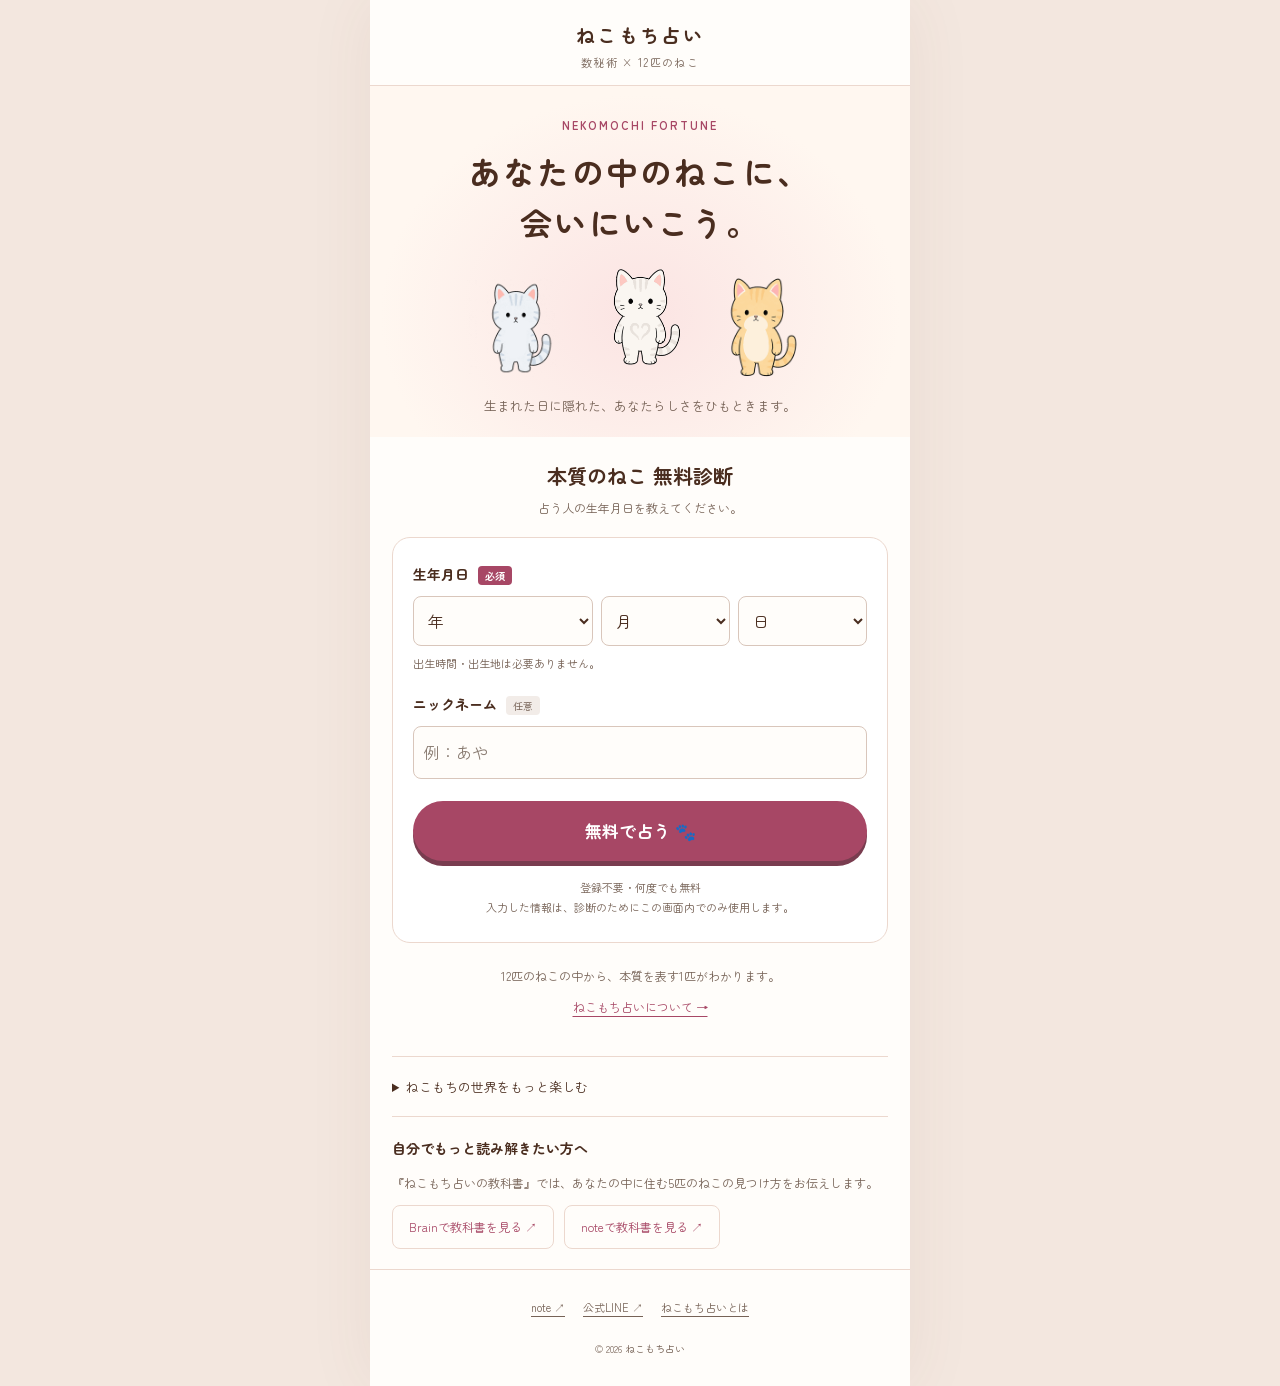
<file: preview.html>
<!DOCTYPE html>
<html lang="ja">
<head>
    <meta charset="UTF-8">
    <meta name="robots" content="noindex, nofollow">
    <meta name="viewport" content="width=device-width, initial-scale=1.0">
    <title>デザイン確認用｜ねこもち占い</title>
    <meta name="description" content="生年月日から、あなたの本質のねこを無料で診断。数秘術×12匹のねこで、あなたらしさをやさしく読み解くねこもち占い。登録不要。">
    <link rel="preconnect" href="https://fonts.googleapis.com">
    <link rel="preconnect" href="https://fonts.gstatic.com" crossorigin>
    <link href="https://fonts.googleapis.com/css2?family=Zen+Maru+Gothic:wght@400;500;700&display=swap" rel="stylesheet">
    <style>
        * { box-sizing: border-box; }
        :root { --cream:#fff7f0; --paper:#fffdfa; --ink:#4a2d1f; --muted:#766256; --rose:#a74765; --pink:#fbeaf0; --line:#ecd8ce; }
        body { margin:0; font-family:'Zen Maru Gothic','Hiragino Maru Gothic ProN',sans-serif; color:var(--ink); background:#f3e7df; line-height:1.8; }
        [hidden] { display:none !important; }
        a { color:var(--rose); text-underline-offset:4px; }
        button,input,select { font:inherit; }
        button,a,input,select,summary { -webkit-tap-highlight-color:transparent; }
        :focus-visible { outline:3px solid var(--rose); outline-offset:4px; }
        .skip { position:fixed; top:8px; left:8px; transform:translateY(-160%); z-index:2; background:white; padding:8px 16px; }
        .skip:focus { transform:none; }
        .page { max-width:540px; margin:auto; min-height:100vh; background:var(--paper); box-shadow:0 0 64px #6b493b12; }
        .masthead { padding:18px 24px 12px; text-align:center; border-bottom:1px solid var(--line); }
        .brand { text-decoration:none; font-size:19px; font-weight:700; color:var(--ink); letter-spacing:.12em; }
        .masthead p { margin:1px 0 0; font-size:11px; letter-spacing:.12em; color:var(--muted); }
        .hero { text-align:center; padding:30px 20px 20px; background:radial-gradient(ellipse at 50% 65%,#fbe4e3,transparent 68%),var(--cream); }
        .eyebrow { margin:0; color:var(--rose); font-size:11px; font-weight:700; letter-spacing:.18em; }
        h1 { font-size:clamp(25px,6vw,32px); line-height:1.6; letter-spacing:.07em; margin:10px 0 0; }
        .hero-cats { display:flex; align-items:flex-end; justify-content:center; gap:0; margin:6px auto 0; max-width:365px; }
        .hero-cats img { display:block; width:32%; height:auto; object-fit:contain; }
        .hero-cats img:nth-child(2) { width:36%; }
        .hero p:last-child { font-size:13px; color:var(--muted); margin:8px 0 0; }
        main { padding:0 22px 28px; }
        .form-heading { text-align:center; padding:23px 0 18px; }
        h2 { font-size:20px; margin:0; line-height:1.6; }
        .form-heading p { color:var(--muted); font-size:12px; margin:5px 0 0; }
        .shindan-card { border:1px solid var(--line); border-radius:18px; background:white; padding:24px 20px; }
        fieldset { border:0; padding:0; margin:0 0 18px; min-width:0; }
        legend,.sc-label { display:block; font-weight:700; font-size:14px; margin:0 0 9px; padding:0; }
        .req,.opt { font-size:10px; margin-left:9px; padding:2px 7px; border-radius:4px; vertical-align:middle; }
        .req { background:var(--rose); color:white; }
        .opt { background:#f2ece8; color:var(--muted); font-weight:400; }
        input,select { width:100%; min-width:0; min-height:50px; padding:11px 10px; border:1px solid #d9c6bb; border-radius:8px; color:var(--ink); background:var(--paper); font-size:16px; }
        input::placeholder { color:#897b71; }
        .birth-row { display:grid; grid-template-columns:1.4fr 1fr 1fr; gap:8px; }
        .hint,.privacy { color:var(--muted); font-size:11px; line-height:1.8; margin:8px 0 0; }
        .shindan-btn { width:100%; cursor:pointer; border:0; border-radius:999px; padding:15px 10px; background:var(--rose); color:white; font-weight:700; font-size:17px; margin-top:22px; box-shadow:0 5px 0 #793c4f; }
        .shindan-btn:hover { background:#923c57; }
        .privacy { text-align:center; margin-top:17px; }
        .shindan-error { padding:10px; border:1px solid #b3283c; color:#a21c30; background:#fff4f4; font-size:13px; border-radius:6px; }
        .help { font-size:12px; color:var(--muted); margin:22px 0 0; text-align:center; }
        .help a { display:inline-block; padding:10px 0; }
        .shindan-result { padding:26px 0 0; scroll-margin-top:16px; text-align:center; }
        .sr-intro { font-size:14px; overflow-wrap:anywhere; }
        #sr-img { width:190px; height:190px; object-fit:contain; }
        .sr-num { font-size:12px; color:var(--muted); letter-spacing:.1em; }
        #sr-name { font-size:28px; margin:5px 0; }
        .sr-catch { font-size:14px; color:var(--rose); font-weight:700; }
        .sr-story { text-align:left; white-space:pre-line; font-size:14px; line-height:2; margin:24px 0; padding:22px; background:var(--cream); border-radius:16px; }
        .sr-gift { padding:20px; border:1px dashed #d7a4a4; border-radius:16px; background:#fcf2ec; }
        .sr-line-lead { text-align:left; font-size:13px; }
        .sr-line-invite { font-size:14px; font-weight:700; color:var(--rose); }
        .btn-line { display:block; padding:12px 8px; border-radius:999px; background:#087b3c; color:white; text-decoration:none; font-weight:700; }
        .sr-gift-note { font-size:11px; color:var(--muted); }
        .sr-links { margin:16px 0; font-size:14px; }
        .sr-next { margin:28px 0; }
        .sr-next-lead { font-weight:700; font-size:16px; }
        .sr-next-cards { display:grid; gap:12px; }
        .sr-next-card { display:block; padding:18px; border:1px solid var(--line); border-radius:14px; color:var(--ink); text-align:left; text-decoration:none; }
        .sr-next-card:hover { background:var(--cream); }
        .sr-next-card span { display:block; }
        .sr-next-tag { font-size:11px; color:var(--rose); }
        .sr-next-name { font-weight:700; margin-top:5px; }
        .sr-next-price { color:var(--rose); font-weight:700; }
        .sr-next-desc { font-size:12px; color:var(--muted); margin-top:5px; }
        .sr-next-go { font-size:12px; color:var(--rose); margin-top:10px; }
        .back-btn { cursor:pointer; background:white; border:1px solid var(--rose); color:var(--rose); border-radius:999px; padding:12px 28px; }
        .explore { margin:0 22px; border-top:1px solid var(--line); }
        .explore summary { cursor:pointer; padding:18px 0; font-size:13px; }
        .explore-links { display:grid; grid-template-columns:1fr 1fr; gap:8px; padding-bottom:18px; }
        .explore-links a { padding:12px; background:var(--cream); border-radius:8px; text-decoration:none; font-size:12px; text-align:center; }
        #kyokasho { margin:0 22px; padding:20px 0; border-top:1px solid var(--line); scroll-margin-top:16px; }
        #kyokasho h2 { font-size:14px; }
        #kyokasho p { font-size:12px; color:var(--muted); }
        .purchase-actions { display:flex; gap:10px; flex-wrap:wrap; }
        .purchase-actions a { display:inline-block; padding:10px 16px; border:1px solid var(--line); border-radius:8px; font-size:12px; text-decoration:none; }
        footer { border-top:1px solid var(--line); padding:20px 22px 28px; text-align:center; }
        .footer-links { display:flex; flex-wrap:wrap; gap:4px 18px; justify-content:center; }
        .footer-links a { font-size:11px; color:var(--muted); padding:8px 0; }
        .copyright { color:var(--muted); font-size:10px; margin:14px 0 0; }
        @media(max-width:360px) { main { padding-inline:16px; } .shindan-card { padding:20px 14px; } .birth-row { gap:6px; } select { padding-inline:6px; } .sr-story { padding:16px; } }

    </style>
</head>
<body>
<a class="skip" href="#sd-form">診断フォームへ</a>
<div class="page">
    <header class="masthead">
        <a class="brand" href="preview.html">ねこもち占い</a>
        <p>数秘術 × 12匹のねこ</p>
    </header>
    <div class="hero">
        <p class="eyebrow">NEKOMOCHI FORTUNE</p>
        <h1>あなたの中のねこに、<br>会いにいこう。</h1>
        <div class="hero-cats" aria-hidden="true">
            <img src="img/cat_2.png?v=2" alt="" width="160" height="160">
            <img src="img/cat_6.png?v=2" alt="" width="180" height="180" fetchpriority="high">
            <img src="img/cat_11.png?v=2" alt="" width="160" height="160">
        </div>
        <p>生まれた日に隠れた、あなたらしさをひもときます。</p>
    </div>
    <main>
        <div id="input-view">
            <div class="form-heading">
                <h2>本質のねこ 無料診断</h2>
                <p>占う人の生年月日を教えてください。</p>
            </div>
            <form class="shindan-card" id="sd-form" novalidate>
                <fieldset aria-describedby="birth-hint sd-error">
                    <legend>生年月日<span class="req">必須</span></legend>
                    <div class="birth-row">
                        <select id="sd-y" aria-label="生まれた年" required></select>
                        <select id="sd-m" aria-label="生まれた月" required></select>
                        <select id="sd-d" aria-label="生まれた日" required></select>
                    </div>
                    <p class="hint" id="birth-hint">出生時間・出生地は必要ありません。</p>
                </fieldset>
                <label class="sc-label" for="sd-name">ニックネーム<span class="opt">任意</span></label>
                <input type="text" id="sd-name" placeholder="例：あや" maxlength="20" autocomplete="off">
                <p class="shindan-error" id="sd-error" role="alert" tabindex="-1" hidden>生年月日を確認してください。実在する、今日までの日付を選んでくださいね。</p>
                <button class="shindan-btn" id="sd-btn" type="submit">無料で占う <span aria-hidden="true">🐾</span></button>
                <p class="privacy">登録不要・何度でも無料<br>入力した情報は、診断のためにこの画面内でのみ使用します。</p>
                <noscript><p>診断にはJavaScriptが必要です。ブラウザーの設定で有効にしてください。</p></noscript>
            </form>
            <p class="help">12匹のねこの中から、本質を表す1匹がわかります。<br><a href="about.html">ねこもち占いについて →</a></p>
        </div>
        <div class="shindan-result" id="sd-result" hidden tabindex="-1" aria-labelledby="sr-name">
            <p class="sr-intro" id="sr-intro">あなたの本質のねこは……</p>
            <img id="sr-img" alt="">
            <div class="sr-num" id="sr-num"></div>
            <h3 id="sr-name"></h3>
            <p class="sr-catch" id="sr-catch"></p>
            <div class="sr-story" id="sr-story"></div>
            <div class="sr-gift">
                <p class="sr-line-lead">🐾 公式LINEでは<br>
                    ・あなたの“5匹の見つけ方”<br>
                    ・仕事・恋愛・お金で活かし方が変わる理由<br>
                    ・ねこもち占い限定コンテンツ<br>
                    をお届けしています。</p>
                <p class="sr-line-invite">あなたの残り4匹にも、会いにきてください。</p>
                <a class="btn-line" href="https://lin.ee/tqouMjP" target="_blank" rel="noopener">公式LINEに登録する 🐱</a>
                <p class="sr-gift-note">登録は無料・いつでも解除できます🐾</p>
            </div>
            <div class="sr-links">
                <a class="more" id="sr-more" href="#">このねこをもっと詳しく見る →</a>
            </div>

            <div class="sr-next">
                <p class="sr-next-lead">🐾 5匹ぜんぶ、知りたくなったら</p>
                <div class="sr-next-cards">
                    <a class="sr-next-card" href="#kyokasho">
                        <span class="sr-next-tag">自分で出せるようになりたい方へ</span>
                        <span class="sr-next-name">ねこもち占いの教科書</span>
                        <span class="sr-next-price">¥980</span>
                        <span class="sr-next-desc">5匹を自分で出せるようになる一冊です。買ったその日から読めます🐾</span>
                        <span class="sr-next-go">教科書を見る →</span>
                    </a>
                    <a class="sr-next-card" href="kanteisho.html">
                        <span class="sr-next-tag">読み解いてほしい方へ</span>
                        <span class="sr-next-name">5匹のねこもち総合鑑定</span>
                        <span class="sr-next-price">¥3,300</span>
                        <span class="sr-next-desc">あなたの5匹を読み解いた、絵本のようなPDF鑑定書をお届けします🐈</span>
                        <span class="sr-next-go">鑑定のご案内を見る →</span>
                    </a>
                </div>
            </div>
            <button type="button" class="back-btn" id="sd-back">もう一度占う</button>
        </div>


    </main>
    <details class="explore">
        <summary>ねこもちの世界をもっと楽しむ</summary>
        <nav class="explore-links" aria-label="ねこもちのご案内">
            <a href="types.html">12匹のねこたち</a>
            <a href="kanteisho.html">鑑定書のご案内</a>
            <a href="menu.html">鑑定メニュー</a>
            <a href="about.html">ねこもち占いとは</a>
        </nav>
    </details>
    <section id="kyokasho" aria-labelledby="book-title">
        <h2 id="book-title">自分でもっと読み解きたい方へ</h2>
        <p>『ねこもち占いの教科書』では、あなたの中に住む5匹のねこの見つけ方をお伝えします。</p>
        <div class="purchase-actions">
            <a href="https://brain-market.com/u/tomomin0126/a/bwUTN1UjMgoTZsNWa0JXY" target="_blank" rel="noopener">Brainで教科書を見る ↗</a>
            <a href="https://note.com/nekomochi_uranai/n/nbf12bc779fea?sub_rt=share_sb" target="_blank" rel="noopener">noteで教科書を見る ↗</a>
        </div>
    </section>
    <footer>
        <nav class="footer-links" aria-label="関連リンク">
            <a href="https://note.com/nekomochi_uranai" target="_blank" rel="noopener">note ↗</a>
            <a href="https://lin.ee/tqouMjP" target="_blank" rel="noopener">公式LINE ↗</a>
            <a href="about.html">ねこもち占いとは</a>
        </nav>
        <p class="copyright">© 2026 ねこもち占い</p>
    </footer>
</div>
<script>        const NEKO = {
            1: { name: 'いちばんねこ', catch: '開拓・独立・リーダーシップ。「自分で決める」が生きがいの先駆者', msg: '頼ることは、弱さじゃないよ。たまには誰かに甘えて、ふかふかの毛布で休もう。' },
            2: { name: 'なかよしねこ', catch: '調和・協調・感受性。空気を読みすぎて疲れる平和主義者', msg: '人のことより、まずは自分の小さなお皿を満たそう。あなたは、そこにいるだけで価値がある。' },
            3: { name: 'ひらめきねこ', catch: '創造・表現・喜び。「楽しい！」だけで動く天性のエンターテイナー', msg: '飽きっぽいのは、ダメだからじゃない。あなたの頭が、世界より先に進んでいるだけ。' },
            4: { name: 'こつこつねこ', catch: '継続・誠実・土台。石橋を叩いて渡る、信頼の職人', msg: '完璧じゃなくても、世界は壊れない。今日は少し、ルールをゆるめても大丈夫。' },
            5: { name: 'ふわりねこ', catch: '自由・変化・冒険。ルールと定番が大嫌いな風来坊', msg: '落ち着かなくていい。あなたのその揺らぎが、新しい風を運んでくる。' },
            6: { name: 'まもりねこ', catch: '愛情・責任・調和。誰かを守ることに生きがいを感じるお母さん気質', msg: '自分を犠牲にする愛は、いつか苦しくなる。まずはあなた自身を、世界一大切にしていい。' },
            7: { name: 'ふしぎねこ', catch: '探求・内省・真理。「なぜ？」を掘り続ける孤高の哲学者', msg: '理解されなくてもいい。あなたのその独特な世界観こそが、いつか誰かの光になる。' },
            8: { name: 'まっすぐねこ', catch: '達成・権力・豊かさ。結果で証明したい将軍タイプ', msg: '戦わなくても、あなたの価値は変わらない。鎧を脱いだあなたも、十分に愛されている。' },
            9: { name: 'あんしんねこ', catch: '癒やし・包容・手放し。すべてを受け入れ見守る、器の大きなまとめ役', msg: 'いい人にならなくていい。誰かのためじゃなく、自分のために生きていいんだよ。' },
            11: { name: 'ひかりねこ', catch: '直感・啓蒙・橋渡し。目に見えないメッセージを受け取る繊細なアンテナ', msg: 'その繊細さは、才能だよ。理屈で説明しなくていい、あなたの感覚を信じて。' },
            22: { name: 'しっかりねこ', catch: '構築・ビジョン・現実化。圧倒的スケールで理想を形にする建築家', msg: '焦らなくていい。あなたの夢は大きいから、時間がかかるのは当たり前。' },
            33: { name: 'まほうねこ', catch: '無条件の愛・癒やし・受容。常識を超えた愛で包む、宇宙からのメッセンジャー', msg: 'あなたはそのままで魔法みたいな存在。無理に普通にならなくていいんだよ。' }
        };

        const STORY = {
            1: `あなたは、自分の道を自分で決めて進む、先頭を歩くねこです。

「まず、やってみよう。」
その一歩が、誰よりも早く出る人。

でも、その強さは、ときどき「一人で抱えこむ」という形にもなります。

だから、
「なんで私ばっかり頑張ってるんだろう」
と思ったことがあるなら、それは性格ではなく、いちばんねこの特徴かもしれません。

でも、実はこれはあなたの5匹のうち、たった1匹の話。

ねこもち占いでは、
あなたの中には役割の違う5匹のねこが住んでいます。

「一人で進む私」の裏側には、
本当は誰かに甘えたいねこがいる人もいれば、
みんなと歩調を合わせたいねこがいる人もいます。

その組み合わせが分かると、"なんで私はこうなんだろう"が一気につながります。`,
            2: `あなたは、人の気持ちにそっと寄り添い、場のバランスを取るねこです。

「まあ、いいよ。」
相手を思って、つい先に折れられる人。

でも、そのやさしさは、ときどき「自分の本音を後回しにする」という形にもなります。

だから、
「本当は私、どうしたかったんだろう」
と分からなくなることがあるなら、それは性格ではなく、なかよしねこの特徴かもしれません。

でも、実はこれはあなたの5匹のうち、たった1匹の話。

ねこもち占いでは、
あなたの中には役割の違う5匹のねこが住んでいます。

「みんなに合わせる私」の裏側には、
自分で決めて進みたいねこがいる人もいれば、
ひとりの時間で回復したいねこがいる人もいます。

その組み合わせが分かると、"なんで私はこうなんだろう"が一気につながります。`,
            3: `あなたは、「楽しい！」を見つける天才で、まわりを明るくするねこです。

「面白そう！」
その言葉が、いちばん最初に口から出る人。

でも、そのワクワクは、ときどき「続かない」という形にもなります。

だから、
「なんで私は、いつも途中で飽きちゃうんだろう」
と思ったことがあるなら、それは性格ではなく、ひらめきねこの特徴かもしれません。

でも、実はこれはあなたの5匹のうち、たった1匹の話。

ねこもち占いでは、
あなたの中には役割の違う5匹のねこが住んでいます。

「楽しみたい私」の裏側には、
コツコツ積み上げたいねこがいる人もいれば、
ひとりで深く考えたいねこがいる人もいます。

その組み合わせが分かると、"なんで私はこうなんだろう"が一気につながります。`,
            4: `あなたは、確かなものを一つずつ積み上げていく、誠実なねこです。

「ちゃんと、やらなきゃ。」
まじめに向き合うことが、自然にできる人。

でも、その誠実さは、ときどき「完璧じゃないと不安」という形にもなります。

だから、
「なんで私は、もっと器用に力を抜けないんだろう」
と思ったことがあるなら、それは性格ではなく、こつこつねこの特徴かもしれません。

でも、実はこれはあなたの5匹のうち、たった1匹の話。

ねこもち占いでは、
あなたの中には役割の違う5匹のねこが住んでいます。

「きちんとしたい私」の裏側には、
自由に動きたいねこがいる人もいれば、
思いつきを楽しみたいねこがいる人もいます。

その組み合わせが分かると、"なんで私はこうなんだろう"が一気につながります。`,
            5: `あなたは、自由と変化を愛し、風に乗って世界を広げていくねこです。

「なんとかなる！」
新しい方へ、軽やかに動き出せる人。

でも、その身軽さは、ときどき「一つに絞れない」という形にもなります。

だから、
「なんで私は、いつも落ち着けないんだろう」
と思ったことがあるなら、それは性格ではなく、ふわりねこの特徴かもしれません。

でも、実はこれはあなたの5匹のうち、たった1匹の話。

ねこもち占いでは、
あなたの中には役割の違う5匹のねこが住んでいます。

「自由でいたい私」の裏側には、
一つをコツコツ積み上げたいねこがいる人もいれば、
安心できる居場所を守りたいねこがいる人もいます。

その組み合わせが分かると、"なんで私はこうなんだろう"が一気につながります。`,
            6: `あなたは、大切な人を守ることで力を発揮するねこです。

「私がやるよ。」
その一言が自然に出る人。

でも、その優しさは、ときどき自分を後回しにする癖にもなります。

だから、
「なんで私ばっかり頑張ってるんだろう」
と思ったことがあるなら、それは性格ではなく、まもりねこの特徴かもしれません。

でも、実はこれはあなたの5匹のうち、たった1匹の話。

ねこもち占いでは、
あなたの中には役割の違う5匹のねこが住んでいます。

「人を守る私」の裏側には、
自由を求めるねこがいる人もいれば、
ひとりになりたいねこがいる人もいます。

その組み合わせが分かると、"なんで私はこうなんだろう"が一気につながります。`,
            7: `あなたは、物事の奥にある「本当のこと」を探し続ける、思索家のねこです。

「それって、本当にそうなのかな？」
立ち止まって深く考えることが、自然にできる人。

でも、その探求心は、ときどき「一人で考えこみすぎる」という形にもなります。

だから、
「なんで私は、周りとうまく馴染めないんだろう」
と感じたことがあるなら、それは性格ではなく、ふしぎねこの特徴かもしれません。

でも、実はこれはあなたの5匹のうち、たった1匹の話。

ねこもち占いでは、
あなたの中には役割の違う5匹のねこが住んでいます。

「一人で深めたい私」の裏側には、
人とつながって安心したいねこがいる人もいれば、
考える前に動き出したいねこがいる人もいます。

その組み合わせが分かると、"なんで私はこうなんだろう"が一気につながります。`,
            8: `あなたは、思い描いた理想を、行動と結果で形にしていくねこです。

「まだ、いける。」
目標に向かって、最後までやり切れる人。

でも、その強さは、ときどき「休むことに罪悪感を感じる」という形にもなります。

だから、
「弱音なんて、吐いちゃいけない気がする」
と思ったことがあるなら、それは性格ではなく、まっすぐねこの特徴かもしれません。

でも、実はこれはあなたの5匹のうち、たった1匹の話。

ねこもち占いでは、
あなたの中には役割の違う5匹のねこが住んでいます。

「強くありたい私」の裏側には、
本当は誰かに甘えたいねこがいる人もいれば、
立ち止まって休みたいねこがいる人もいます。

その組み合わせが分かると、"なんで私はこうなんだろう"が一気につながります。`,
            9: `あなたは、すべてをそっと受け入れ、まわりに安心を広げるねこです。

「大丈夫だよ。」
その一言で、人の心をなだめられる人。

でも、そのやさしさは、ときどき「自分の気持ちを見失う」という形にもなります。

だから、
「気づけば、自分が本当はどうしたいのか分からなくなっている」
と感じたことがあるなら、それは性格ではなく、あんしんねこの特徴かもしれません。

でも、実はこれはあなたの5匹のうち、たった1匹の話。

ねこもち占いでは、
あなたの中には役割の違う5匹のねこが住んでいます。

「みんなを受け入れる私」の裏側には、
自分の意志を通したいねこがいる人もいれば、
ひとりの時間を求めるねこがいる人もいます。

その組み合わせが分かると、"なんで私はこうなんだろう"が一気につながります。`,
            11: `あなたは、目に見えないものを感じ取り、まわりに光を届けるねこです。

「これ、なんだか違う気がする。」
理由はうまく言えなくても、直感が働く人。

でも、その繊細さは、ときどき「人の感情に飲み込まれて疲れる」という形にもなります。

だから、
「なんで私は、こんなに疲れやすいんだろう」
と思ったことがあるなら、それは性格ではなく、ひかりねこの特徴かもしれません。

でも、実はこれはあなたの5匹のうち、たった1匹の話。

ねこもち占いでは、
あなたの中には役割の違う5匹のねこが住んでいます。

「感じすぎる私」の裏側には、
現実にしっかり足をつけたいねこがいる人もいれば、
もっと自由に動きたいねこがいる人もいます。

その組み合わせが分かると、"なんで私はこうなんだろう"が一気につながります。`,
            22: `あなたは、大きな理想を、現実の形として建てていくねこです。

「いつか、これを形にしたい。」
スケールの大きな未来を、本気で描ける人。

でも、その理想の高さは、ときどき「今の自分が追いつかない焦り」という形にもなります。

だから、
「理想ばかり大きくて、動けなくなってしまう」
と感じたことがあるなら、それは性格ではなく、しっかりねこの特徴かもしれません。

でも、実はこれはあなたの5匹のうち、たった1匹の話。

ねこもち占いでは、
あなたの中には役割の違う5匹のねこが住んでいます。

「大きな夢を背負う私」の裏側には、
小さな一歩を楽しみたいねこがいる人もいれば、
誰かに頼っていいと思えるねこがいる人もいます。

その組み合わせが分かると、"なんで私はこうなんだろう"が一気につながります。`,
            33: `あなたは、損得を超えて人をまるごと包む、癒やしのねこです。

「この人のために、何かしたい。」
理屈より先に、心が動いてしまう人。

でも、そのやさしさは、ときどき「"普通"の枠に自分を押しこむ苦しさ」という形にもなります。

だから、
「みんなに合わせているのに、なぜか生きづらい」
と感じたことがあるなら、それは性格ではなく、まほうねこの特徴かもしれません。

でも、実はこれはあなたの5匹のうち、たった1匹の話。

ねこもち占いでは、
あなたの中には役割の違う5匹のねこが住んでいます。

「無条件で愛する私」の裏側には、
現実にしっかり足をつけたいねこがいる人もいれば、
自分だけの世界を大切にしたいねこがいる人もいます。

その組み合わせが分かると、"なんで私はこうなんだろう"が一気につながります。`
        };

        function reduceNum(n) {
            while (n > 9 && n !== 11 && n !== 22 && n !== 33) {
                n = String(n).split('').reduce((s, d) => s + parseInt(d, 10), 0);
            }
            return n;
        }

        function calcLP(y, m, d) {
            const digits = ('' + y + String(m).padStart(2, '0') + String(d).padStart(2, '0')).split('');
            return reduceNum(digits.reduce((s, c) => s + parseInt(c, 10), 0));
        }


        const form = document.getElementById('sd-form');
        const result = document.getElementById('sd-result');
        const year = document.getElementById('sd-y');
        const month = document.getElementById('sd-m');
        const day = document.getElementById('sd-d');
        const error = document.getElementById('sd-error');
        const today = new Date();

        function fillSelect(select, start, end, placeholder) {
            const options = [new Option(placeholder, '')];
            for (let n = start; n <= end; n++) options.push(new Option(String(n), String(n)));
            select.replaceChildren(...options);
        }
        fillSelect(year, 1900, today.getFullYear(), '年');
        fillSelect(month, 1, 12, '月');
        fillSelect(day, 1, 31, '日');

        function daysInMonth(y, m) {
            return new Date(y, m, 0).getDate();
        }
        function validBirthday(y, m, d, now) {
            if (!Number.isInteger(y) || !Number.isInteger(m) || !Number.isInteger(d)) return false;
            if (y < 1900 || y > now.getFullYear() || m < 1 || m > 12 || d < 1 || d > daysInMonth(y, m)) return false;
            return new Date(y, m - 1, d) <= new Date(now.getFullYear(), now.getMonth(), now.getDate());
        }
        function clearError() {
            error.hidden = true;
            for (const input of [year, month, day]) input.removeAttribute('aria-invalid');
        }
        function updateDays() {
            const previous = day.value;
            const max = month.value ? daysInMonth(Number(year.value) || 2000, Number(month.value)) : 31;
            fillSelect(day, 1, max, '日');
            day.value = previous && Number(previous) <= max ? previous : '';
            clearError();
        }
        year.addEventListener('change', updateDays);
        month.addEventListener('change', updateDays);
        day.addEventListener('change', clearError);

        form.addEventListener('submit', (event) => {
            event.preventDefault();
            const y = Number(year.value), m = Number(month.value), d = Number(day.value);
            if (!validBirthday(y, m, d, new Date())) {
                error.hidden = false;
                for (const input of [year, month, day]) input.setAttribute('aria-invalid', 'true');
                error.focus();
                return;
            }
            clearError();
            const lp = calcLP(y, m, d);
            const neko = NEKO[lp];
            const nick = document.getElementById('sd-name').value.trim();
            document.getElementById('sr-intro').textContent = (nick ? nick + 'さんの' : 'あなたの') + '本質のねこは……';
            document.getElementById('sr-img').src = 'img/cat_' + lp + '.png?v=2';
            document.getElementById('sr-img').alt = neko.name;
            document.getElementById('sr-num').textContent = '数秘 ' + lp;
            document.getElementById('sr-name').textContent = neko.name;
            document.getElementById('sr-catch').textContent = neko.catch;
            document.getElementById('sr-story').textContent = STORY[lp];
            document.getElementById('sr-more').href = 'types.html#n' + lp;
            document.getElementById('input-view').hidden = true;
            result.hidden = false;
            result.focus({ preventScroll: true });
            result.scrollIntoView({ behavior: 'auto', block: 'start' });
        });

        document.getElementById('sd-back').addEventListener('click', () => {
            result.hidden = true;
            document.getElementById('input-view').hidden = false;
            year.focus();
        });
</script>
</body>
</html>
</file>
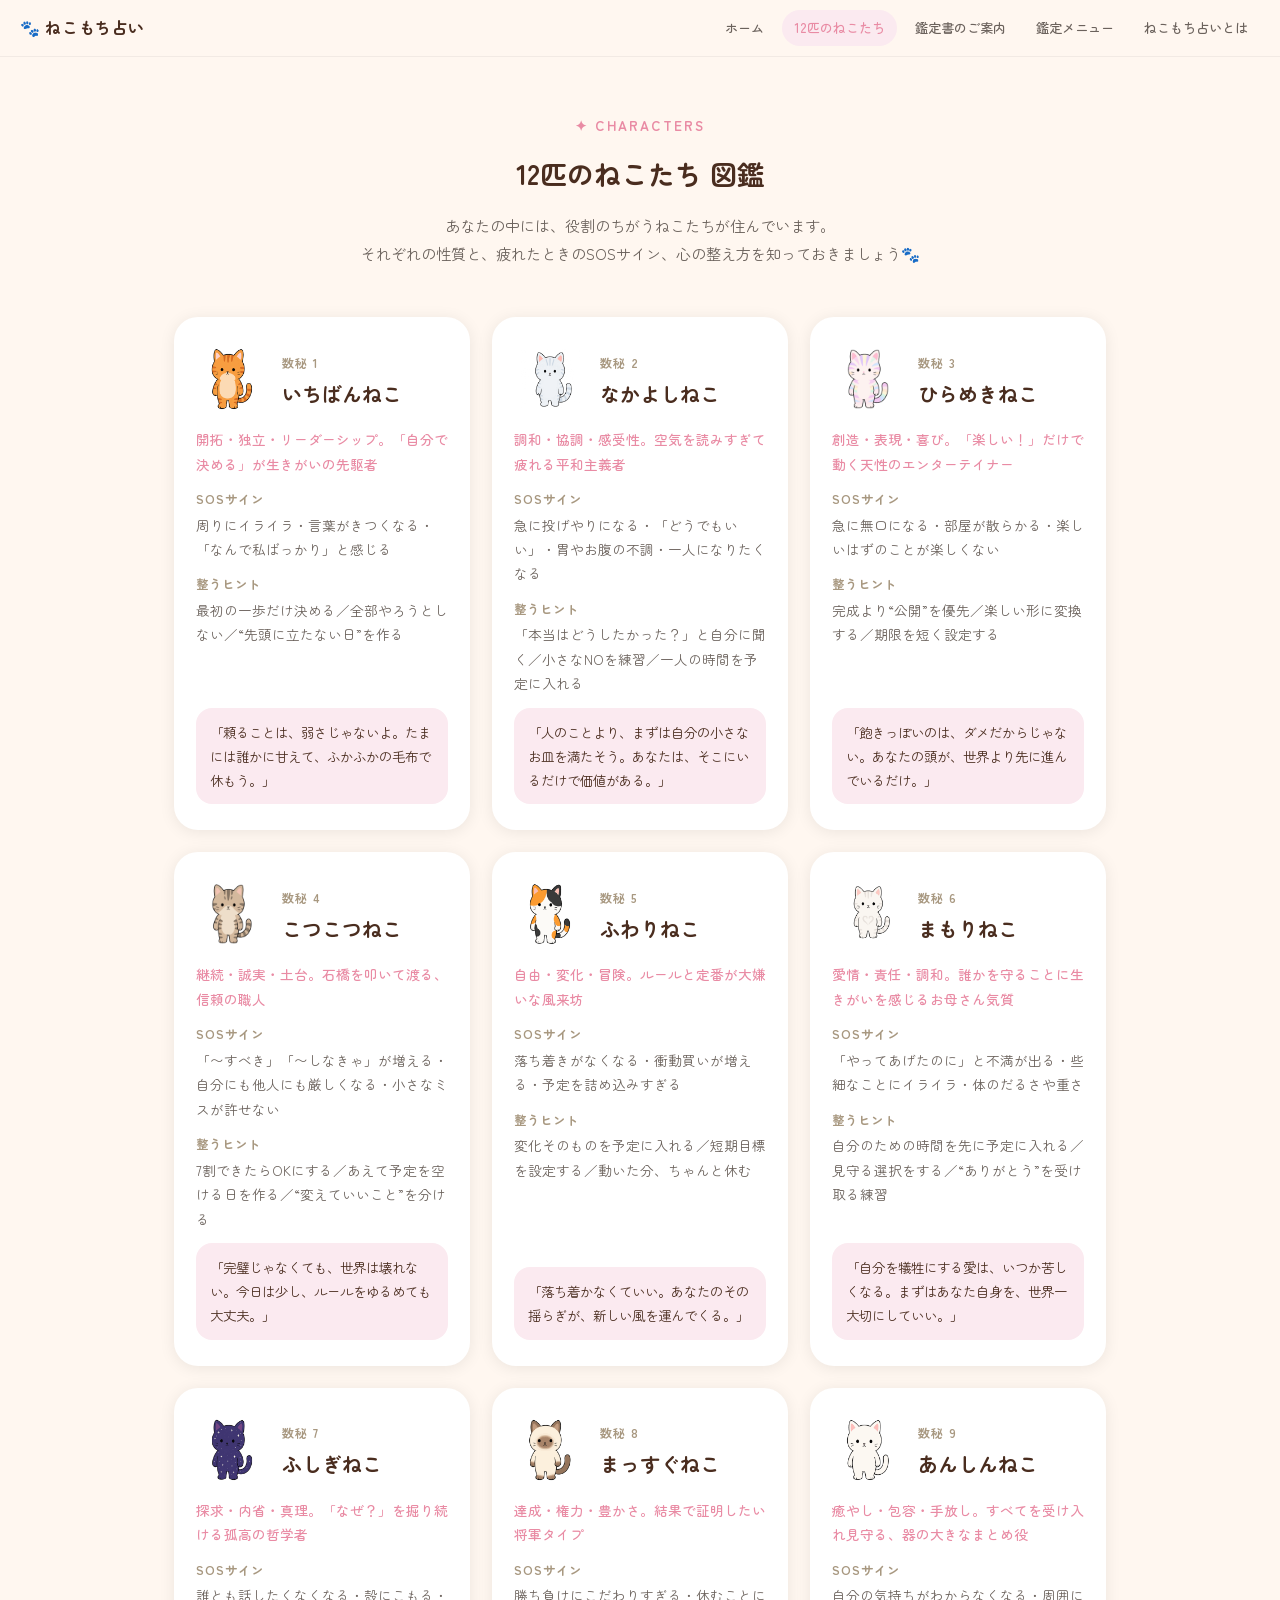
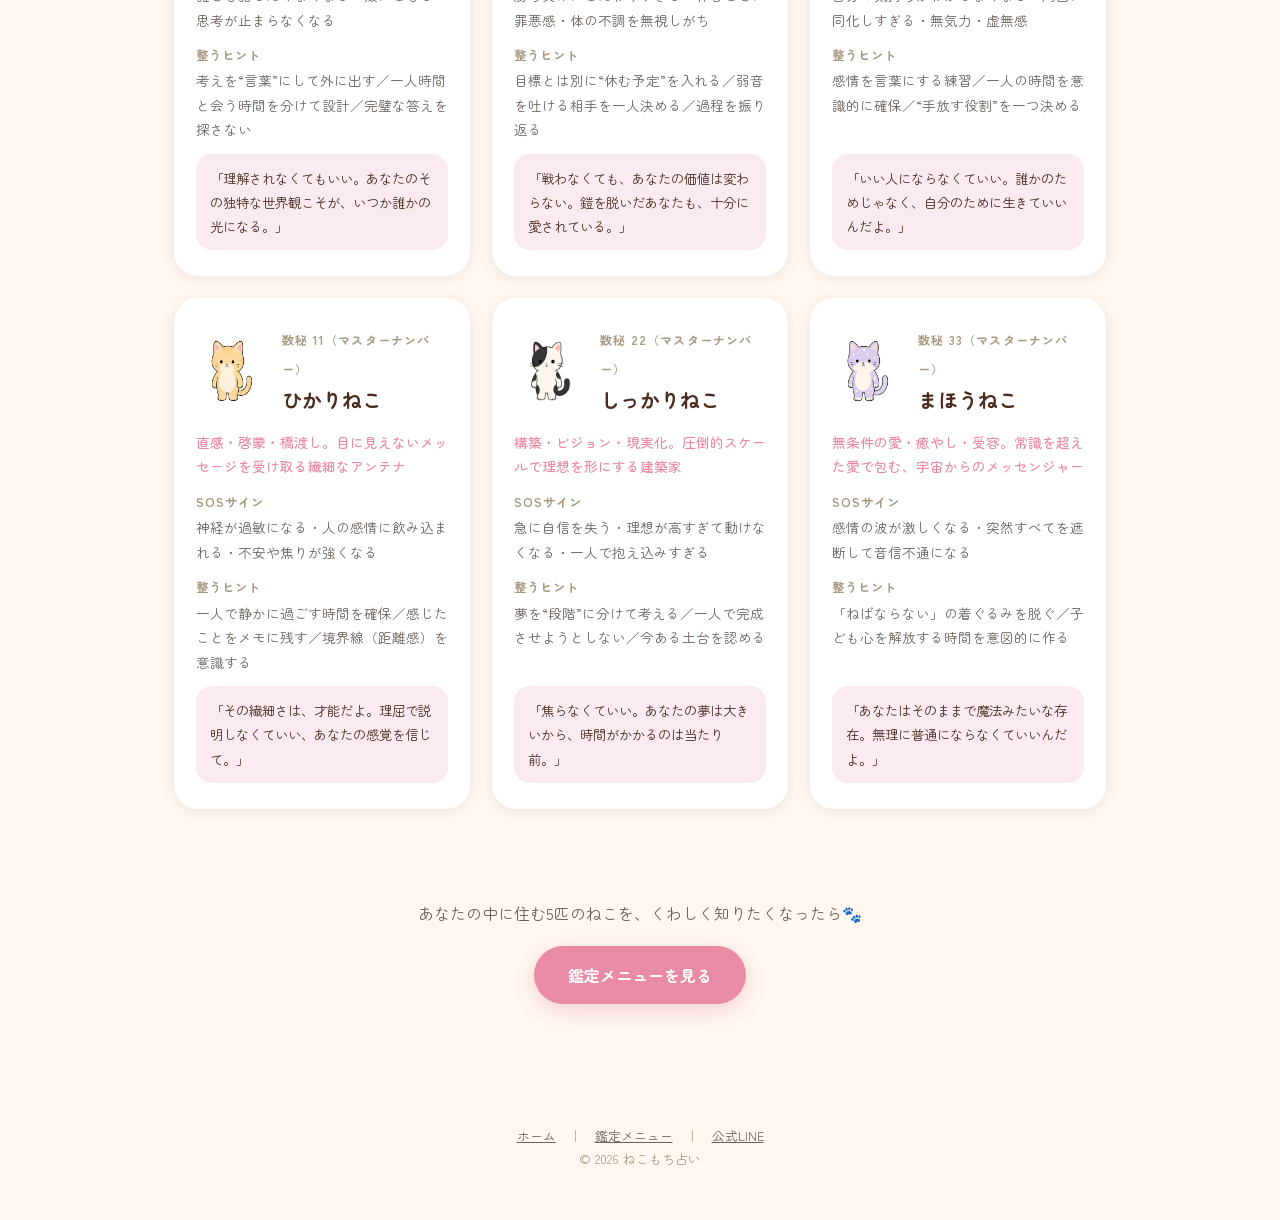
<file: types.html>
<!DOCTYPE html>
<html lang='ja'>
<head>
  <meta charset='UTF-8'>
  <meta name='viewport' content='width=device-width, initial-scale=1.0'>
  <title>12匹のねこたち | ねこもち占い</title>
  <meta name='description' content='ねこもち占いの12タイプ図鑑。あなたの中に住むねこの性質・疲れたときのSOSサイン・心の整え方を紹介します。'>
  <link rel='preconnect' href='https://fonts.googleapis.com'>
  <link rel='preconnect' href='https://fonts.gstatic.com' crossorigin>
  <link href='https://fonts.googleapis.com/css2?family=Zen+Maru+Gothic:wght@300;400;500;700&display=swap' rel='stylesheet'>
  <style>
    *,*::before,*::after{box-sizing:border-box;margin:0;padding:0}
    :root{--cream:#FFF7F0;--white:#fff;--coral:#E98BA4;--coral-pale:#FBEAF0;--text-dark:#4A2D1F;--text-mid:#6B625C;--text-light:#A89880;--shadow-card:0 2px 16px rgba(0,0,0,.08);--radius:24px}
    body{font-family:'Zen Maru Gothic','Hiragino Maru Gothic ProN',sans-serif;background:var(--cream);color:var(--text-dark);line-height:1.8}
    .site-nav{position:fixed;top:0;left:0;right:0;z-index:1100;display:flex;align-items:center;justify-content:space-between;gap:12px;padding:10px 20px;background:rgba(255,247,240,.92);backdrop-filter:blur(12px);border-bottom:1px solid rgba(0,0,0,.05)}
    .site-nav .brand{font-weight:700;color:var(--text-dark);text-decoration:none;font-size:1rem;letter-spacing:.04em;white-space:nowrap}
    .site-nav .links{display:flex;gap:6px}.site-nav .links a{color:var(--text-mid);text-decoration:none;font-size:.82rem;font-weight:500;padding:6px 12px;border-radius:999px;white-space:nowrap}.site-nav .links a:hover,.site-nav .links a.current{background:var(--coral-pale);color:var(--coral)}
    header.page-head{max-width:760px;margin:0 auto;padding:110px 24px 30px;text-align:center}.eyebrow{display:inline-block;color:var(--coral);font-size:.85rem;font-weight:700;letter-spacing:.15em;margin-bottom:12px}h1{font-size:1.7rem;font-weight:700;margin-bottom:14px}.lead{color:var(--text-mid);font-size:.95rem}
    main{max-width:980px;margin:0 auto;padding:20px 24px 80px;display:grid;grid-template-columns:repeat(auto-fill,minmax(290px,1fr));gap:22px}.type-card{scroll-margin-top:70px;background:var(--white);border-radius:var(--radius);box-shadow:var(--shadow-card);padding:26px 22px;display:flex;flex-direction:column;gap:12px}.type-head{display:flex;align-items:center;gap:14px}.type-head img{width:72px;height:72px;object-fit:contain}.type-num{font-size:.75rem;color:var(--text-light);font-weight:700;letter-spacing:.1em}.type-name{font-size:1.25rem;font-weight:700}.type-catch{font-size:.85rem;color:var(--coral);font-weight:500}.type-block{font-size:.85rem}.type-block b{display:block;font-size:.78rem;color:var(--text-light);letter-spacing:.08em;margin-bottom:2px}.type-block p{color:var(--text-mid)}.type-msg{background:var(--coral-pale);border-radius:16px;padding:12px 14px;font-size:.84rem;color:var(--text-dark);margin-top:auto}
    .cta{text-align:center;padding:10px 24px 90px}.cta p{color:var(--text-mid);margin-bottom:18px}.btn-primary{display:inline-block;background:var(--coral);color:#fff;text-decoration:none;font-weight:700;padding:15px 34px;border-radius:999px;box-shadow:0 6px 20px rgba(233,139,164,.35)}footer{text-align:center;padding:30px 20px 50px;color:var(--text-light);font-size:.8rem}footer a{color:var(--text-mid)}
    @media(max-width:640px){.site-nav{padding:8px 10px}.site-nav .brand{font-size:.88rem}.site-nav .links a{font-size:.7rem;padding:5px 6px}main{grid-template-columns:1fr;padding-left:24px;padding-right:24px}.type-card{padding:26px 24px}}
  </style>
</head>
<body>
  <nav class='site-nav'><a href='index.html' class='brand'>🐾 ねこもち占い</a><div class='links'><a href='index.html'>ホーム</a><a href='types.html' class='current'>12匹のねこたち</a><a href='kanteisho.html'>鑑定書のご案内</a><a href='menu.html'>鑑定メニュー</a><a href='about.html'>ねこもち占いとは</a></div></nav>
  <header class='page-head'><span class='eyebrow'>✦ CHARACTERS</span><h1>12匹のねこたち 図鑑</h1><p class='lead'>あなたの中には、役割のちがうねこたちが住んでいます。<br>それぞれの性質と、疲れたときのSOSサイン、心の整え方を知っておきましょう🐾</p></header>
  <main>
    <article class='type-card' id='n1'><div class='type-head'><img src='img/cat_1.png?v=5' alt='いちばんねこ'><div><span class='type-num'>数秘 1</span><div class='type-name'>いちばんねこ</div></div></div><p class='type-catch'>開拓・独立・リーダーシップ。「自分で決める」が生きがいの先駆者</p><div class='type-block'><b>SOSサイン</b><p>周りにイライラ・言葉がきつくなる・「なんで私ばっかり」と感じる</p></div><div class='type-block'><b>整うヒント</b><p>最初の一歩だけ決める／全部やろうとしない／“先頭に立たない日”を作る</p></div><div class='type-msg'>「頼ることは、弱さじゃないよ。たまには誰かに甘えて、ふかふかの毛布で休もう。」</div></article>
    <article class='type-card' id='n2'><div class='type-head'><img src='img/cat_2.png?v=5' alt='なかよしねこ'><div><span class='type-num'>数秘 2</span><div class='type-name'>なかよしねこ</div></div></div><p class='type-catch'>調和・協調・感受性。空気を読みすぎて疲れる平和主義者</p><div class='type-block'><b>SOSサイン</b><p>急に投げやりになる・「どうでもいい」・胃やお腹の不調・一人になりたくなる</p></div><div class='type-block'><b>整うヒント</b><p>「本当はどうしたかった？」と自分に聞く／小さなNOを練習／一人の時間を予定に入れる</p></div><div class='type-msg'>「人のことより、まずは自分の小さなお皿を満たそう。あなたは、そこにいるだけで価値がある。」</div></article>
    <article class='type-card' id='n3'><div class='type-head'><img src='img/cat_3.png?v=5' alt='ひらめきねこ'><div><span class='type-num'>数秘 3</span><div class='type-name'>ひらめきねこ</div></div></div><p class='type-catch'>創造・表現・喜び。「楽しい！」だけで動く天性のエンターテイナー</p><div class='type-block'><b>SOSサイン</b><p>急に無口になる・部屋が散らかる・楽しいはずのことが楽しくない</p></div><div class='type-block'><b>整うヒント</b><p>完成より“公開”を優先／楽しい形に変換する／期限を短く設定する</p></div><div class='type-msg'>「飽きっぽいのは、ダメだからじゃない。あなたの頭が、世界より先に進んでいるだけ。」</div></article>
    <article class='type-card' id='n4'><div class='type-head'><img src='img/cat_4.png?v=5' alt='こつこつねこ'><div><span class='type-num'>数秘 4</span><div class='type-name'>こつこつねこ</div></div></div><p class='type-catch'>継続・誠実・土台。石橋を叩いて渡る、信頼の職人</p><div class='type-block'><b>SOSサイン</b><p>「〜すべき」「〜しなきゃ」が増える・自分にも他人にも厳しくなる・小さなミスが許せない</p></div><div class='type-block'><b>整うヒント</b><p>7割できたらOKにする／あえて予定を空ける日を作る／“変えていいこと”を分ける</p></div><div class='type-msg'>「完璧じゃなくても、世界は壊れない。今日は少し、ルールをゆるめても大丈夫。」</div></article>
    <article class='type-card' id='n5'><div class='type-head'><img src='img/cat_5.png?v=5' alt='ふわりねこ'><div><span class='type-num'>数秘 5</span><div class='type-name'>ふわりねこ</div></div></div><p class='type-catch'>自由・変化・冒険。ルールと定番が大嫌いな風来坊</p><div class='type-block'><b>SOSサイン</b><p>落ち着きがなくなる・衝動買いが増える・予定を詰め込みすぎる</p></div><div class='type-block'><b>整うヒント</b><p>変化そのものを予定に入れる／短期目標を設定する／動いた分、ちゃんと休む</p></div><div class='type-msg'>「落ち着かなくていい。あなたのその揺らぎが、新しい風を運んでくる。」</div></article>
    <article class='type-card' id='n6'><div class='type-head'><img src='img/cat_6.png?v=5' alt='まもりねこ'><div><span class='type-num'>数秘 6</span><div class='type-name'>まもりねこ</div></div></div><p class='type-catch'>愛情・責任・調和。誰かを守ることに生きがいを感じるお母さん気質</p><div class='type-block'><b>SOSサイン</b><p>「やってあげたのに」と不満が出る・些細なことにイライラ・体のだるさや重さ</p></div><div class='type-block'><b>整うヒント</b><p>自分のための時間を先に予定に入れる／見守る選択をする／“ありがとう”を受け取る練習</p></div><div class='type-msg'>「自分を犠牲にする愛は、いつか苦しくなる。まずはあなた自身を、世界一大切にしていい。」</div></article>
    <article class='type-card' id='n7'><div class='type-head'><img src='img/cat_7.png?v=5' alt='ふしぎねこ'><div><span class='type-num'>数秘 7</span><div class='type-name'>ふしぎねこ</div></div></div><p class='type-catch'>探求・内省・真理。「なぜ？」を掘り続ける孤高の哲学者</p><div class='type-block'><b>SOSサイン</b><p>誰とも話したくなくなる・殻にこもる・思考が止まらなくなる</p></div><div class='type-block'><b>整うヒント</b><p>考えを“言葉”にして外に出す／一人時間と会う時間を分けて設計／完璧な答えを探さない</p></div><div class='type-msg'>「理解されなくてもいい。あなたのその独特な世界観こそが、いつか誰かの光になる。」</div></article>
    <article class='type-card' id='n8'><div class='type-head'><img src='img/cat_8.png?v=5' alt='まっすぐねこ'><div><span class='type-num'>数秘 8</span><div class='type-name'>まっすぐねこ</div></div></div><p class='type-catch'>達成・権力・豊かさ。結果で証明したい将軍タイプ</p><div class='type-block'><b>SOSサイン</b><p>勝ち負けにこだわりすぎる・休むことに罪悪感・体の不調を無視しがち</p></div><div class='type-block'><b>整うヒント</b><p>目標とは別に“休む予定”を入れる／弱音を吐ける相手を一人決める／過程を振り返る</p></div><div class='type-msg'>「戦わなくても、あなたの価値は変わらない。鎧を脱いだあなたも、十分に愛されている。」</div></article>
    <article class='type-card' id='n9'><div class='type-head'><img src='img/cat_9.png?v=5' alt='あんしんねこ'><div><span class='type-num'>数秘 9</span><div class='type-name'>あんしんねこ</div></div></div><p class='type-catch'>癒やし・包容・手放し。すべてを受け入れ見守る、器の大きなまとめ役</p><div class='type-block'><b>SOSサイン</b><p>自分の気持ちがわからなくなる・周囲に同化しすぎる・無気力・虚無感</p></div><div class='type-block'><b>整うヒント</b><p>感情を言葉にする練習／一人の時間を意識的に確保／“手放す役割”を一つ決める</p></div><div class='type-msg'>「いい人にならなくていい。誰かのためじゃなく、自分のために生きていいんだよ。」</div></article>
    <article class='type-card' id='n11'><div class='type-head'><img src='img/cat_11.png?v=5' alt='ひかりねこ'><div><span class='type-num'>数秘 11（マスターナンバー）</span><div class='type-name'>ひかりねこ</div></div></div><p class='type-catch'>直感・啓蒙・橋渡し。目に見えないメッセージを受け取る繊細なアンテナ</p><div class='type-block'><b>SOSサイン</b><p>神経が過敏になる・人の感情に飲み込まれる・不安や焦りが強くなる</p></div><div class='type-block'><b>整うヒント</b><p>一人で静かに過ごす時間を確保／感じたことをメモに残す／境界線（距離感）を意識する</p></div><div class='type-msg'>「その繊細さは、才能だよ。理屈で説明しなくていい、あなたの感覚を信じて。」</div></article>
    <article class='type-card' id='n22'><div class='type-head'><img src='img/cat_22.png?v=5' alt='しっかりねこ'><div><span class='type-num'>数秘 22（マスターナンバー）</span><div class='type-name'>しっかりねこ</div></div></div><p class='type-catch'>構築・ビジョン・現実化。圧倒的スケールで理想を形にする建築家</p><div class='type-block'><b>SOSサイン</b><p>急に自信を失う・理想が高すぎて動けなくなる・一人で抱え込みすぎる</p></div><div class='type-block'><b>整うヒント</b><p>夢を“段階”に分けて考える／一人で完成させようとしない／今ある土台を認める</p></div><div class='type-msg'>「焦らなくていい。あなたの夢は大きいから、時間がかかるのは当たり前。」</div></article>
    <article class='type-card' id='n33'><div class='type-head'><img src='img/cat_33.png?v=5' alt='まほうねこ'><div><span class='type-num'>数秘 33（マスターナンバー）</span><div class='type-name'>まほうねこ</div></div></div><p class='type-catch'>無条件の愛・癒やし・受容。常識を超えた愛で包む、宇宙からのメッセンジャー</p><div class='type-block'><b>SOSサイン</b><p>感情の波が激しくなる・突然すべてを遮断して音信不通になる</p></div><div class='type-block'><b>整うヒント</b><p>「ねばならない」の着ぐるみを脱ぐ／子ども心を解放する時間を意図的に作る</p></div><div class='type-msg'>「あなたはそのままで魔法みたいな存在。無理に普通にならなくていいんだよ。」</div></article>
  </main>
  <div class='cta'><p>あなたの中に住む5匹のねこを、くわしく知りたくなったら🐾</p><a href='menu.html' class='btn-primary'>鑑定メニューを見る</a></div>
  <footer><p><a href='index.html'>ホーム</a>　｜　<a href='menu.html'>鑑定メニュー</a>　｜　<a href='https://lin.ee/tqouMjP' target='_blank' rel='noopener'>公式LINE</a></p><p>© 2026 ねこもち占い</p></footer>
</body>
</html>
</file>
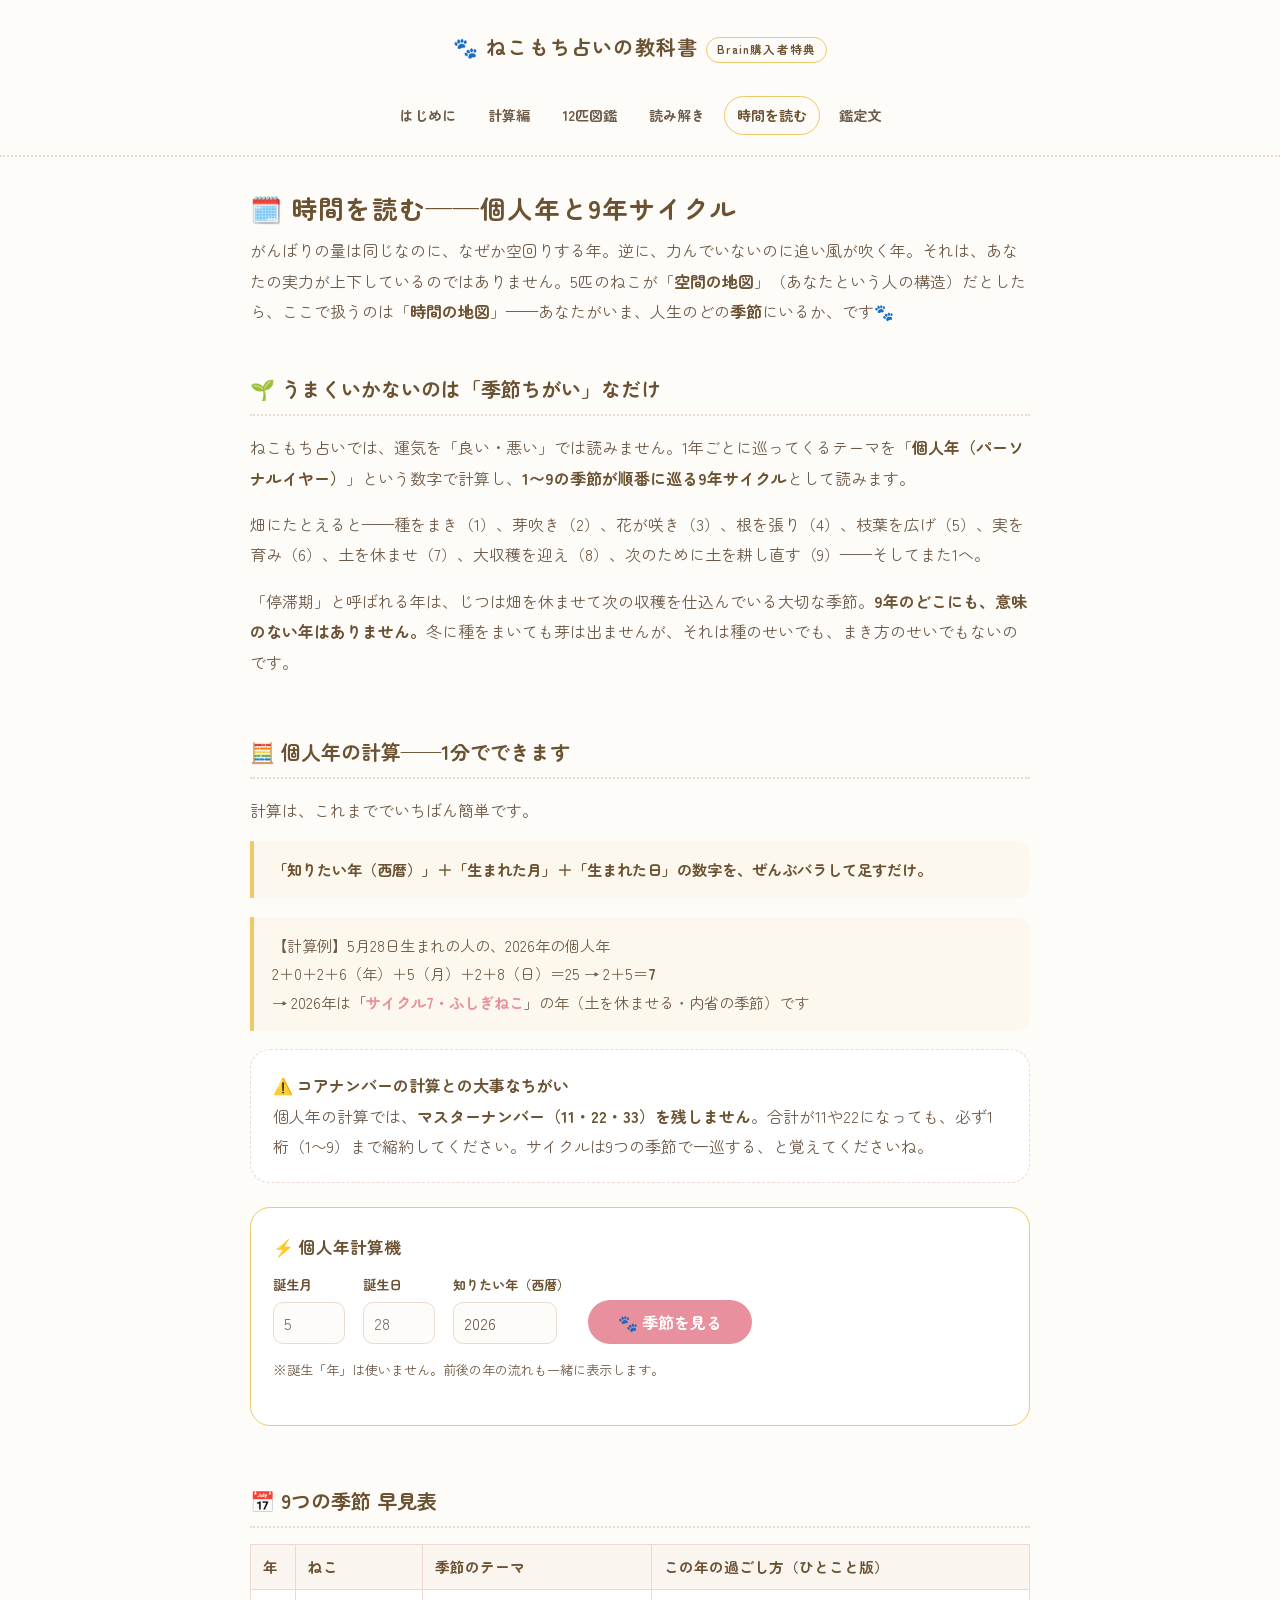
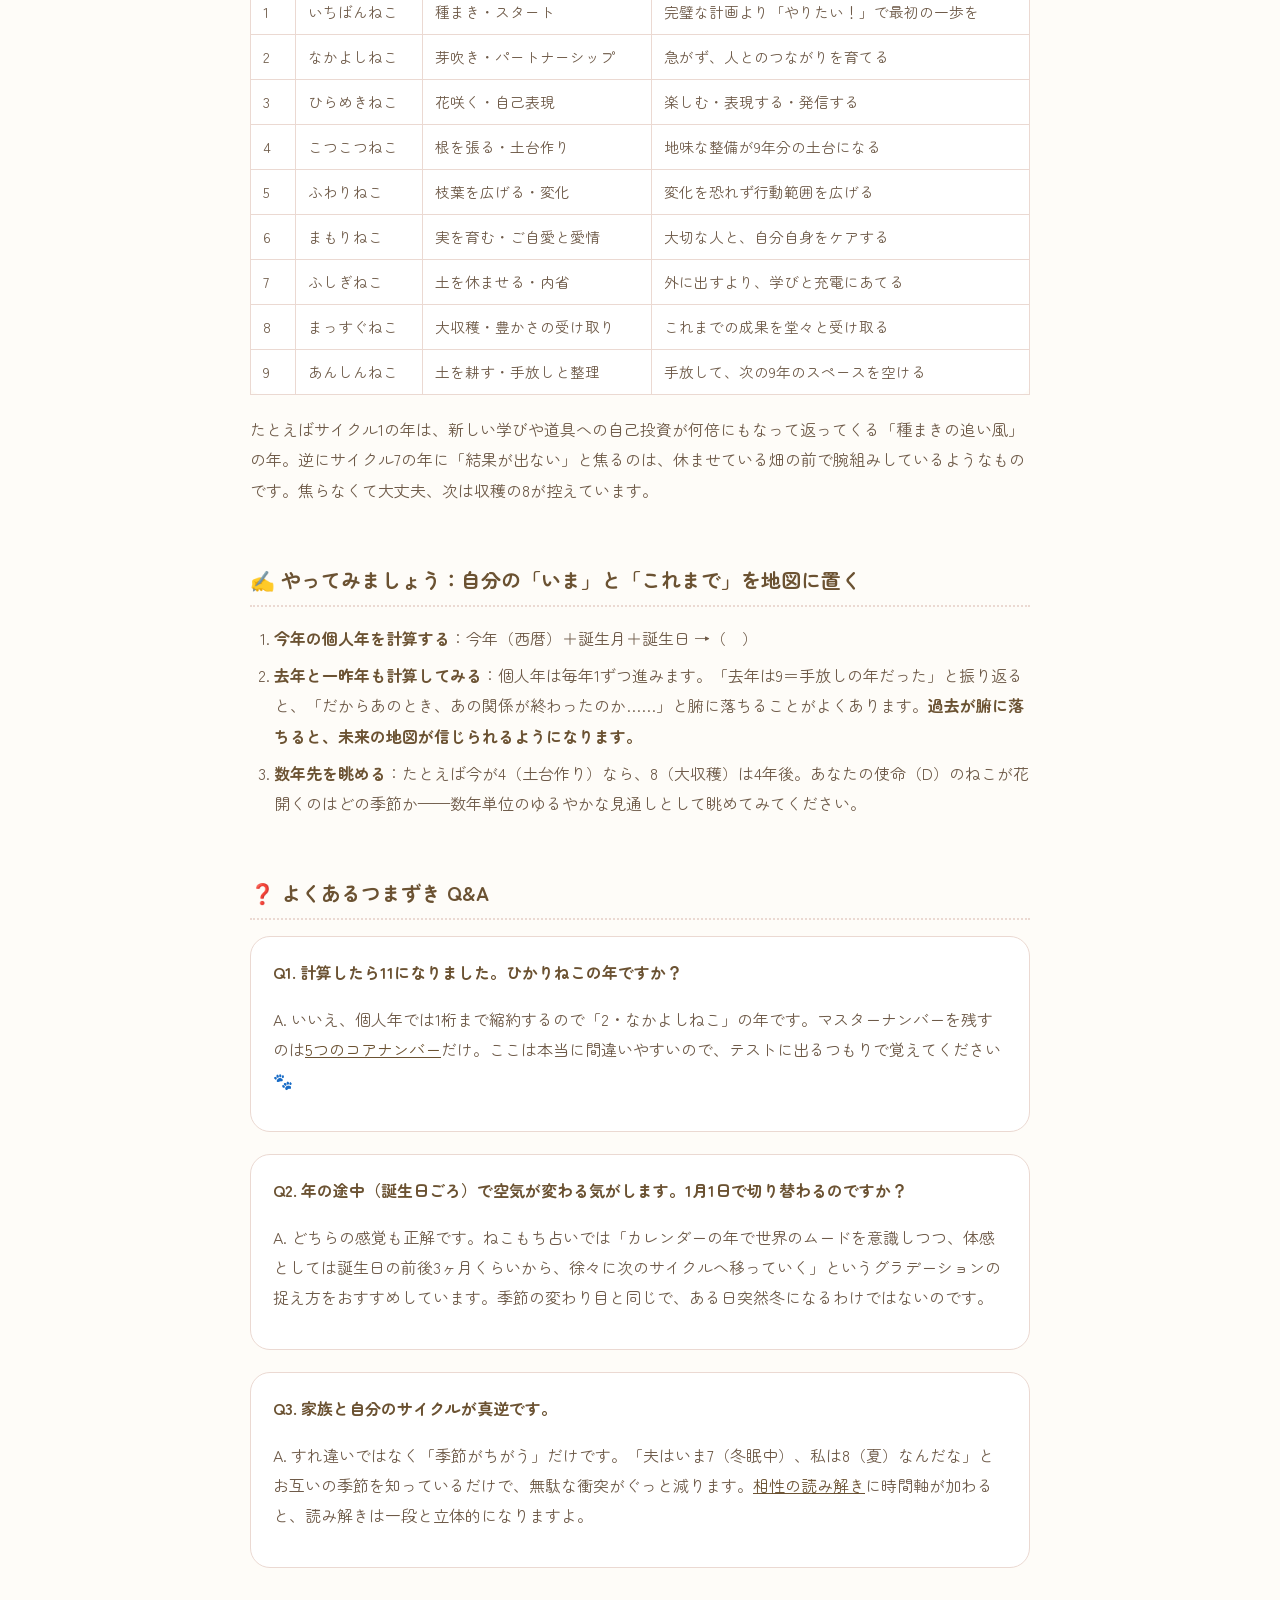
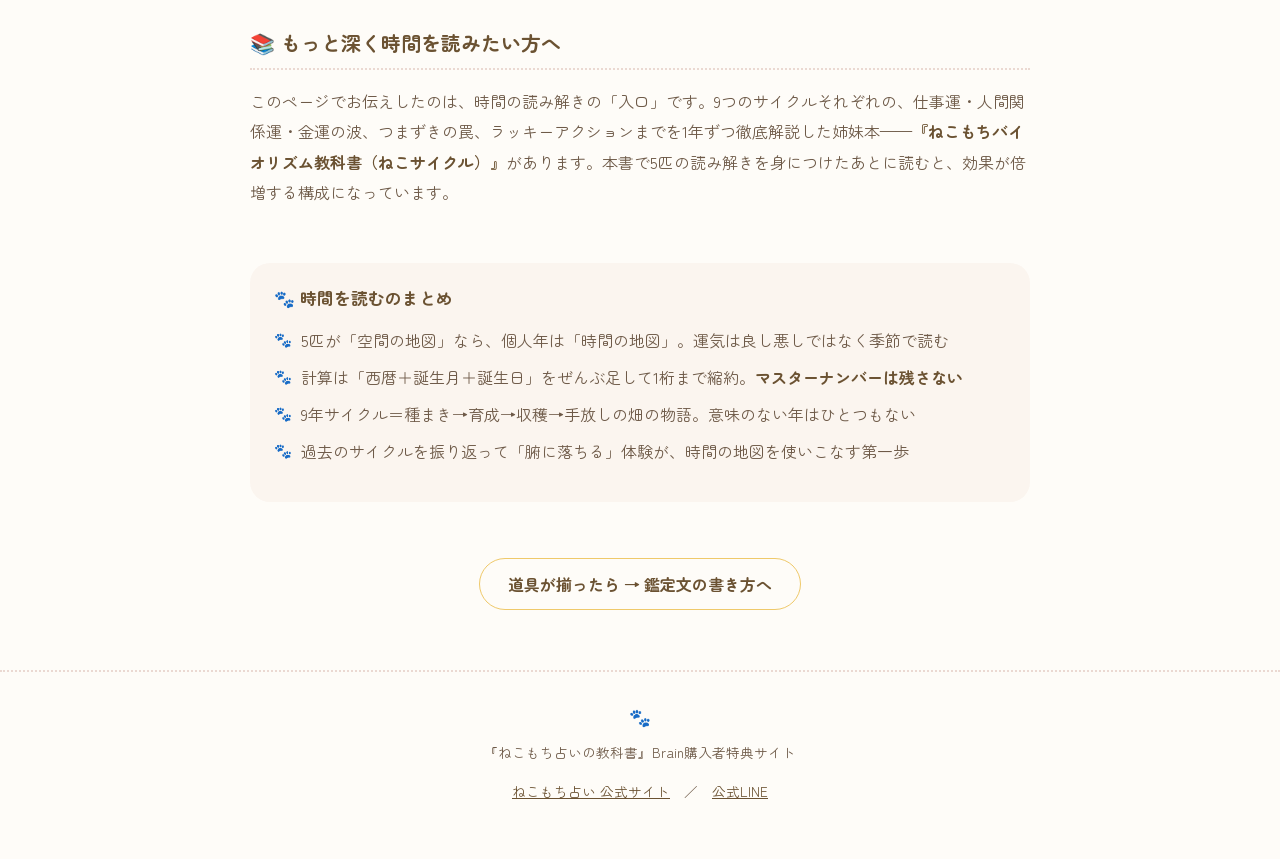
<file: kyokasho/jikan.html>
<!DOCTYPE html>
<html lang="ja">
<head>
<meta charset="UTF-8">
<meta name="viewport" content="width=device-width, initial-scale=1">
<meta name="robots" content="noindex, nofollow">
<title>時間を読む｜ねこもち占いの教科書</title>
<link rel="preconnect" href="https://fonts.googleapis.com">
<link href="https://fonts.googleapis.com/css2?family=Zen+Maru+Gothic:wght@400;700&display=swap" rel="stylesheet">
<link rel="stylesheet" href="style.css">
</head>
<body>

<header class="site-head">
  <p class="brand"><a href="index.html">🐾 ねこもち占いの教科書</a><span class="badge">Brain購入者特典</span></p>
  <nav class="site-nav">
    <a href="index.html">はじめに</a>
    <a href="keisan.html">計算編</a>
    <a href="zukan.html">12匹図鑑</a>
    <a href="yomitoki.html">読み解き</a>
    <a href="jikan.html" class="current">時間を読む</a>
    <a href="kantei.html">鑑定文</a>
  </nav>
</header>

<main>

<h1>🗓️ 時間を読む——個人年と9年サイクル</h1>
<p class="lead">がんばりの量は同じなのに、なぜか空回りする年。逆に、力んでいないのに追い風が吹く年。それは、あなたの実力が上下しているのではありません。5匹のねこが「<strong>空間の地図</strong>」（あなたという人の構造）だとしたら、ここで扱うのは「<strong>時間の地図</strong>」——あなたがいま、人生のどの<strong>季節</strong>にいるか、です🐾</p>

<section>
  <h2>🌱 うまくいかないのは「季節ちがい」なだけ</h2>
  <p>ねこもち占いでは、運気を「良い・悪い」では読みません。1年ごとに巡ってくるテーマを「<strong>個人年（パーソナルイヤー）</strong>」という数字で計算し、<strong>1〜9の季節が順番に巡る9年サイクル</strong>として読みます。</p>
  <p>畑にたとえると——種をまき（1）、芽吹き（2）、花が咲き（3）、根を張り（4）、枝葉を広げ（5）、実を育み（6）、土を休ませ（7）、大収穫を迎え（8）、次のために土を耕し直す（9）——そしてまた1へ。</p>
  <p>「停滞期」と呼ばれる年は、じつは畑を休ませて次の収穫を仕込んでいる大切な季節。<strong>9年のどこにも、意味のない年はありません。</strong>冬に種をまいても芽は出ませんが、それは種のせいでも、まき方のせいでもないのです。</p>
</section>

<section>
  <h2>🧮 個人年の計算——1分でできます</h2>
  <p>計算は、これまででいちばん簡単です。</p>
  <div class="quote"><strong>「知りたい年（西暦）」＋「生まれた月」＋「生まれた日」の数字を、ぜんぶバラして足すだけ。</strong></div>
  <div class="quote">【計算例】5月28日生まれの人の、2026年の個人年<br>
  2＋0＋2＋6（年）＋5（月）＋2＋8（日）＝25 → 2＋5＝<strong>7</strong><br>
  → 2026年は「<em>サイクル7・ふしぎねこ</em>」の年（土を休ませる・内省の季節）です</div>
  <div class="panel note">⚠️ <strong>コアナンバーの計算との大事なちがい</strong><br>個人年の計算では、<strong>マスターナンバー（11・22・33）を残しません</strong>。合計が11や22になっても、必ず1桁（1〜9）まで縮約してください。サイクルは9つの季節で一巡する、と覚えてくださいね。</div>

  <div class="tool">
    <h3>⚡ 個人年計算機</h3>
    <div class="fields">
      <div><label for="j-month">誕生月</label><input type="number" id="j-month" class="w-md" placeholder="5" min="1" max="12"></div>
      <div><label for="j-day">誕生日</label><input type="number" id="j-day" class="w-md" placeholder="28" min="1" max="31"></div>
      <div><label for="j-target">知りたい年（西暦）</label><input type="number" id="j-target" class="w-year" min="1900" max="2100"></div>
      <div><button id="j-run">🐾 季節を見る</button></div>
    </div>
    <p style="font-size:.82rem">※誕生「年」は使いません。前後の年の流れも一緒に表示します。</p>
    <div id="j-out" class="result"></div>
  </div>
</section>

<section>
  <h2>📅 9つの季節 早見表</h2>
  <div class="table-wrap">
    <table>
      <tr><th>年</th><th>ねこ</th><th>季節のテーマ</th><th>この年の過ごし方（ひとこと版）</th></tr>
      <tr><td>1</td><td>いちばんねこ</td><td>種まき・スタート</td><td>完璧な計画より「やりたい！」で最初の一歩を</td></tr>
      <tr><td>2</td><td>なかよしねこ</td><td>芽吹き・パートナーシップ</td><td>急がず、人とのつながりを育てる</td></tr>
      <tr><td>3</td><td>ひらめきねこ</td><td>花咲く・自己表現</td><td>楽しむ・表現する・発信する</td></tr>
      <tr><td>4</td><td>こつこつねこ</td><td>根を張る・土台作り</td><td>地味な整備が9年分の土台になる</td></tr>
      <tr><td>5</td><td>ふわりねこ</td><td>枝葉を広げる・変化</td><td>変化を恐れず行動範囲を広げる</td></tr>
      <tr><td>6</td><td>まもりねこ</td><td>実を育む・ご自愛と愛情</td><td>大切な人と、自分自身をケアする</td></tr>
      <tr><td>7</td><td>ふしぎねこ</td><td>土を休ませる・内省</td><td>外に出すより、学びと充電にあてる</td></tr>
      <tr><td>8</td><td>まっすぐねこ</td><td>大収穫・豊かさの受け取り</td><td>これまでの成果を堂々と受け取る</td></tr>
      <tr><td>9</td><td>あんしんねこ</td><td>土を耕す・手放しと整理</td><td>手放して、次の9年のスペースを空ける</td></tr>
    </table>
  </div>
  <p>たとえばサイクル1の年は、新しい学びや道具への自己投資が何倍にもなって返ってくる「種まきの追い風」の年。逆にサイクル7の年に「結果が出ない」と焦るのは、休ませている畑の前で腕組みしているようなものです。焦らなくて大丈夫、次は収穫の8が控えています。</p>
</section>

<section>
  <h2>✍️ やってみましょう：自分の「いま」と「これまで」を地図に置く</h2>
  <ol>
    <li><strong>今年の個人年を計算する</strong>：今年（西暦）＋誕生月＋誕生日 →（　）</li>
    <li><strong>去年と一昨年も計算してみる</strong>：個人年は毎年1ずつ進みます。「去年は9＝手放しの年だった」と振り返ると、「だからあのとき、あの関係が終わったのか……」と腑に落ちることがよくあります。<strong>過去が腑に落ちると、未来の地図が信じられるようになります。</strong></li>
    <li><strong>数年先を眺める</strong>：たとえば今が4（土台作り）なら、8（大収穫）は4年後。あなたの使命（D）のねこが花開くのはどの季節か——数年単位のゆるやかな見通しとして眺めてみてください。</li>
  </ol>
</section>

<section>
  <h2>❓ よくあるつまずき Q&amp;A</h2>
  <div class="panel">
    <p><strong>Q1. 計算したら11になりました。ひかりねこの年ですか？</strong></p>
    <p>A. いいえ、個人年では1桁まで縮約するので「2・なかよしねこ」の年です。マスターナンバーを残すのは<a href="keisan.html">5つのコアナンバー</a>だけ。ここは本当に間違いやすいので、テストに出るつもりで覚えてください🐾</p>
  </div>
  <div class="panel">
    <p><strong>Q2. 年の途中（誕生日ごろ）で空気が変わる気がします。1月1日で切り替わるのですか？</strong></p>
    <p>A. どちらの感覚も正解です。ねこもち占いでは「カレンダーの年で世界のムードを意識しつつ、体感としては誕生日の前後3ヶ月くらいから、徐々に次のサイクルへ移っていく」というグラデーションの捉え方をおすすめしています。季節の変わり目と同じで、ある日突然冬になるわけではないのです。</p>
  </div>
  <div class="panel">
    <p><strong>Q3. 家族と自分のサイクルが真逆です。</strong></p>
    <p>A. すれ違いではなく「季節がちがう」だけです。「夫はいま7（冬眠中）、私は8（夏）なんだな」とお互いの季節を知っているだけで、無駄な衝突がぐっと減ります。<a href="yomitoki.html">相性の読み解き</a>に時間軸が加わると、読み解きは一段と立体的になりますよ。</p>
  </div>
</section>

<section>
  <h2>📚 もっと深く時間を読みたい方へ</h2>
  <p>このページでお伝えしたのは、時間の読み解きの「入口」です。9つのサイクルそれぞれの、仕事運・人間関係運・金運の波、つまずきの罠、ラッキーアクションまでを1年ずつ徹底解説した姉妹本——<strong>『ねこもちバイオリズム教科書（ねこサイクル）』</strong>があります。本書で5匹の読み解きを身につけたあとに読むと、効果が倍増する構成になっています。</p>
</section>

<section class="matome">
  <h3>🐾 時間を読むのまとめ</h3>
  <ul class="paw">
    <li>5匹が「空間の地図」なら、個人年は「時間の地図」。運気は良し悪しではなく季節で読む</li>
    <li>計算は「西暦＋誕生月＋誕生日」をぜんぶ足して1桁まで縮約。<strong>マスターナンバーは残さない</strong></li>
    <li>9年サイクル＝種まき→育成→収穫→手放しの畑の物語。意味のない年はひとつもない</li>
    <li>過去のサイクルを振り返って「腑に落ちる」体験が、時間の地図を使いこなす第一歩</li>
  </ul>
</section>

<div class="page-next"><a href="kantei.html">道具が揃ったら → 鑑定文の書き方へ</a></div>

</main>

<footer>
  <div class="paw">🐾</div>
  <p>『ねこもち占いの教科書』Brain購入者特典サイト</p>
  <p><a href="https://tomominblog.github.io/nekomochi-uranai/">ねこもち占い 公式サイト</a>　／　<a href="https://lin.ee/fwo76">公式LINE</a></p>
</footer>

<script src="nekomochi.js"></script>
<script>
(function () {
  document.getElementById("j-target").value = new Date().getFullYear();

  var SEASONS = {
    1: "種まき・スタート", 2: "芽吹き・パートナーシップ", 3: "花咲く・自己表現",
    4: "根を張る・土台作り", 5: "枝葉を広げる・変化", 6: "実を育む・ご自愛と愛情",
    7: "土を休ませる・内省", 8: "大収穫・豊かさの受け取り", 9: "土を耕す・手放しと整理"
  };

  document.getElementById("j-run").addEventListener("click", function () {
    var out = document.getElementById("j-out");
    var m = Number(document.getElementById("j-month").value);
    var d = Number(document.getElementById("j-day").value);
    var t = Number(document.getElementById("j-target").value);

    var err = null;
    if (!m || !d || !t) err = "誕生月・誕生日・知りたい年をすべて入れてください。";
    else if (m < 1 || m > 12) err = "月は1〜12で入れてください。";
    else if (d < 1 || d > 31) err = "日は1〜31で入れてください。";
    else if (t < 1900 || t > 2100) err = "年は西暦4桁で入れてください。";
    if (err) { out.innerHTML = '<p class="error">' + err + "</p>"; return; }

    var py = calcPersonalYear(t, m, d);
    var html =
      '<div class="slot-card slot5">' +
        '<div class="num-badge">年</div>' +
        '<img src="../img/cat_' + py + '.png" alt="' + NEKO_TYPES[py].name + '">' +
        '<div class="body">' +
          '<div class="role">' + t + "年のあなたの個人年</div>" +
          '<div class="neko-name"><span class="n">' + py + "</span>・" + NEKO_TYPES[py].name + "の年</div>" +
          '<div class="catch">季節のテーマ：' + SEASONS[py] + "</div>" +
          '<div class="more"><a href="zukan.html#type-' + py + '">→ この季節のねこを図鑑で見る</a></div>' +
        "</div></div>";

    // 前後の年の流れ
    var flow = [];
    for (var i = -2; i <= 2; i++) {
      var yy = t + i;
      var p = calcPersonalYear(yy, m, d);
      flow.push((i === 0 ? "<strong>" : "") + yy + "年＝" + p + "・" + NEKO_TYPES[p].name + (i === 0 ? "</strong>" : ""));
    }
    html += '<div class="kensan">🌾 前後の流れ：' + flow.join(" ／ ") + "</div>";

    out.innerHTML = html;
  });
})();
</script>

</body>
</html>
</file>
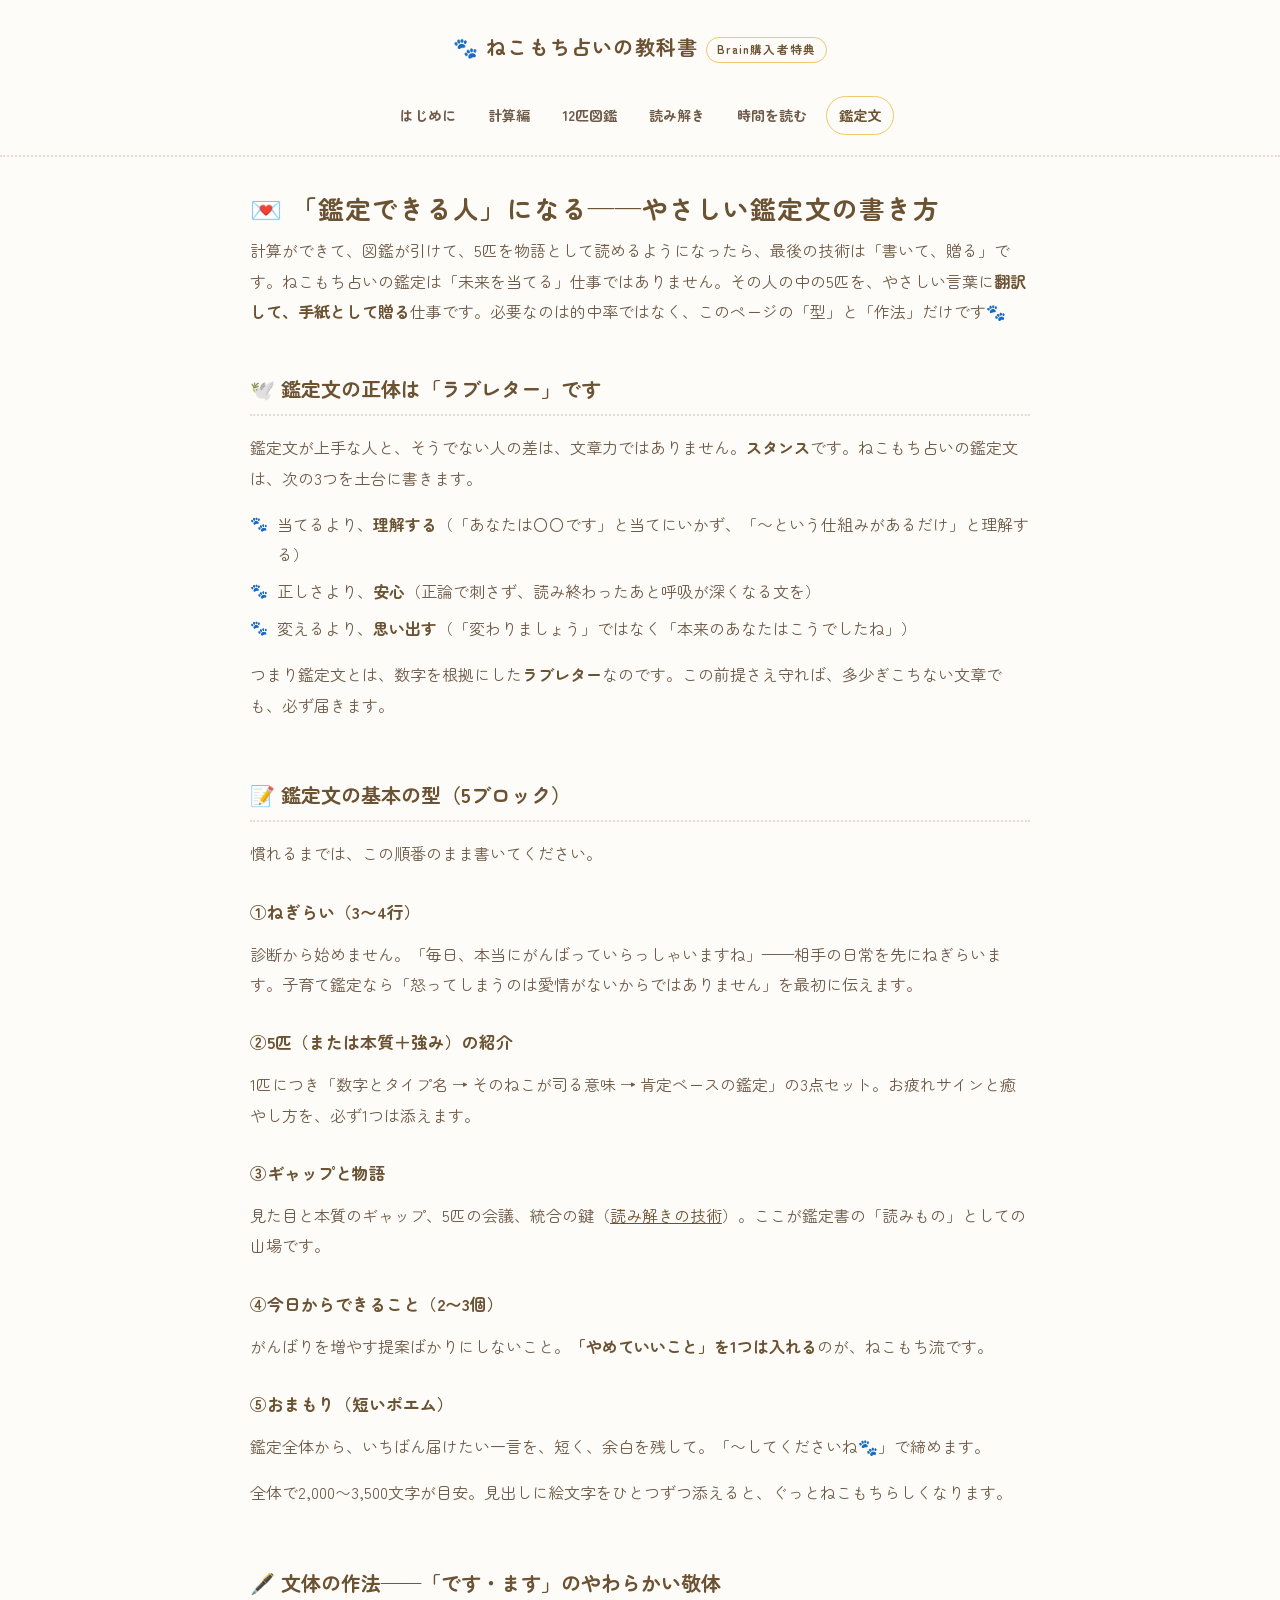
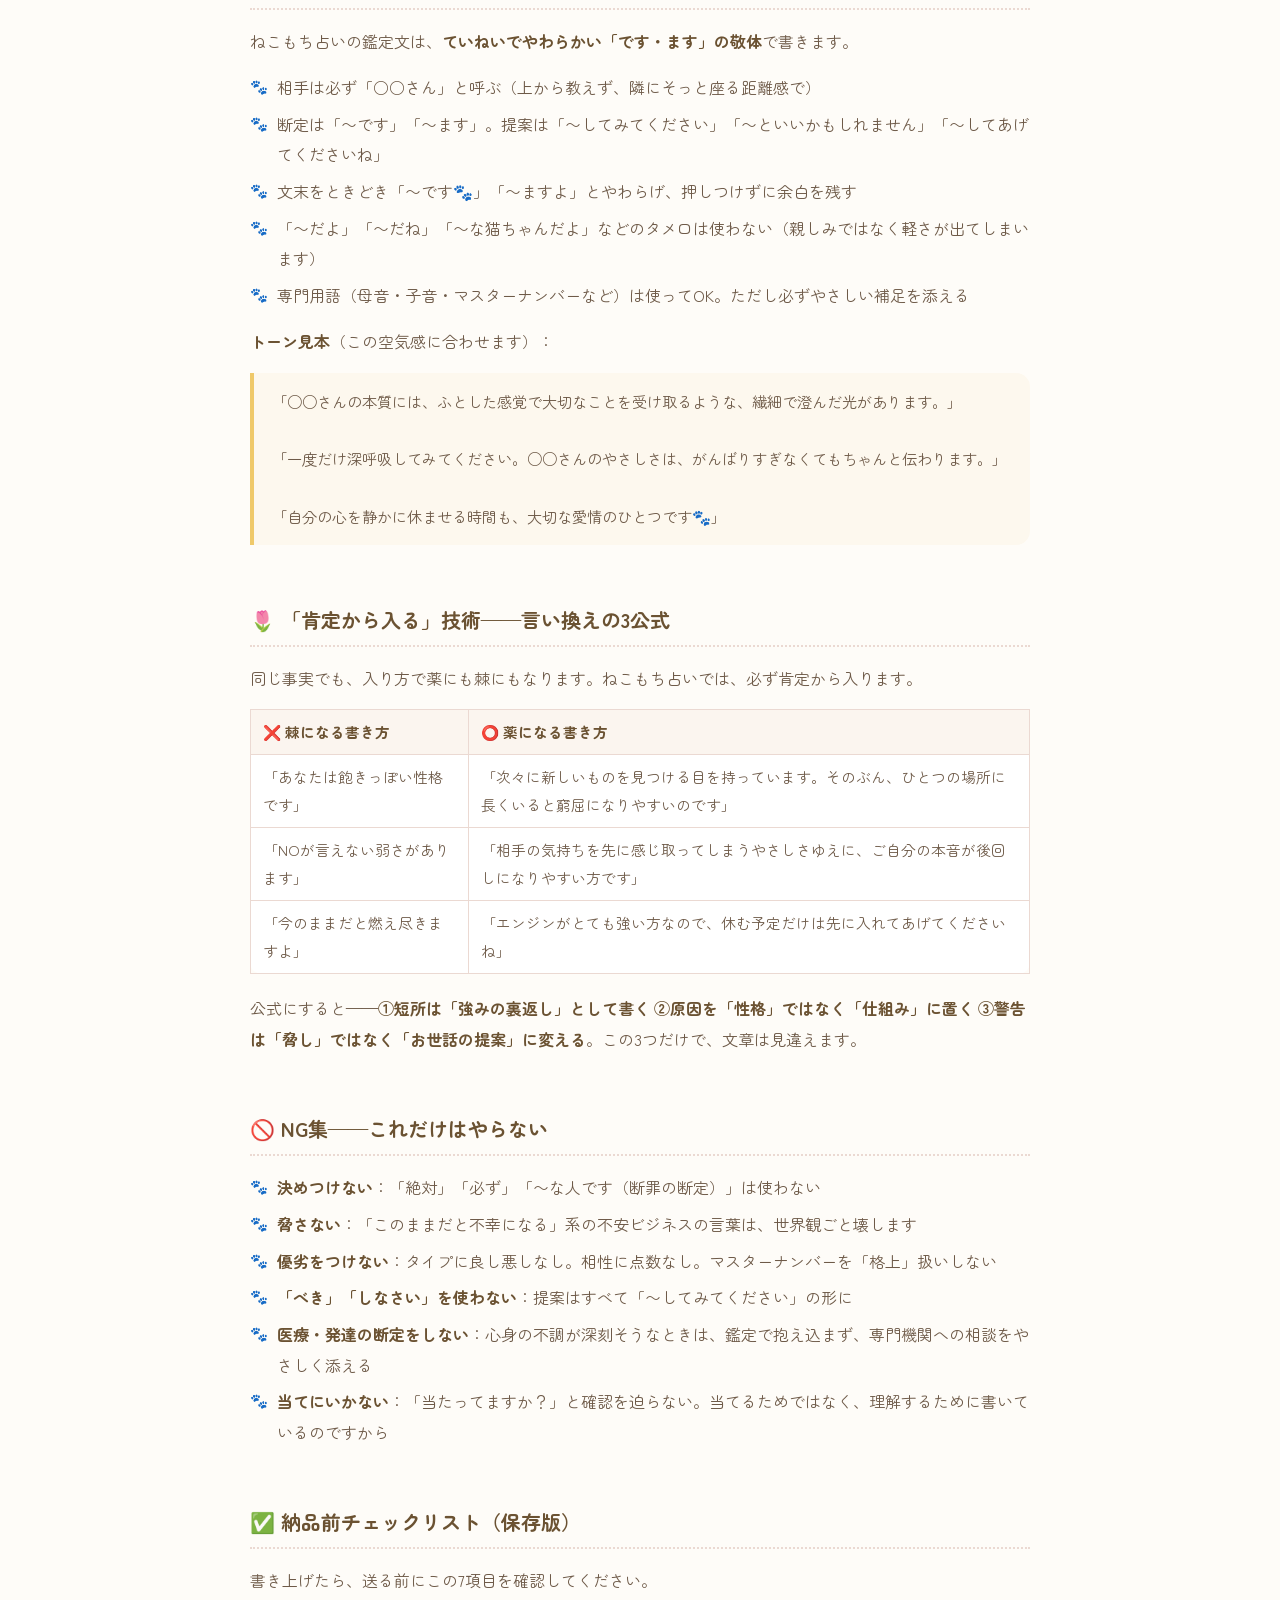
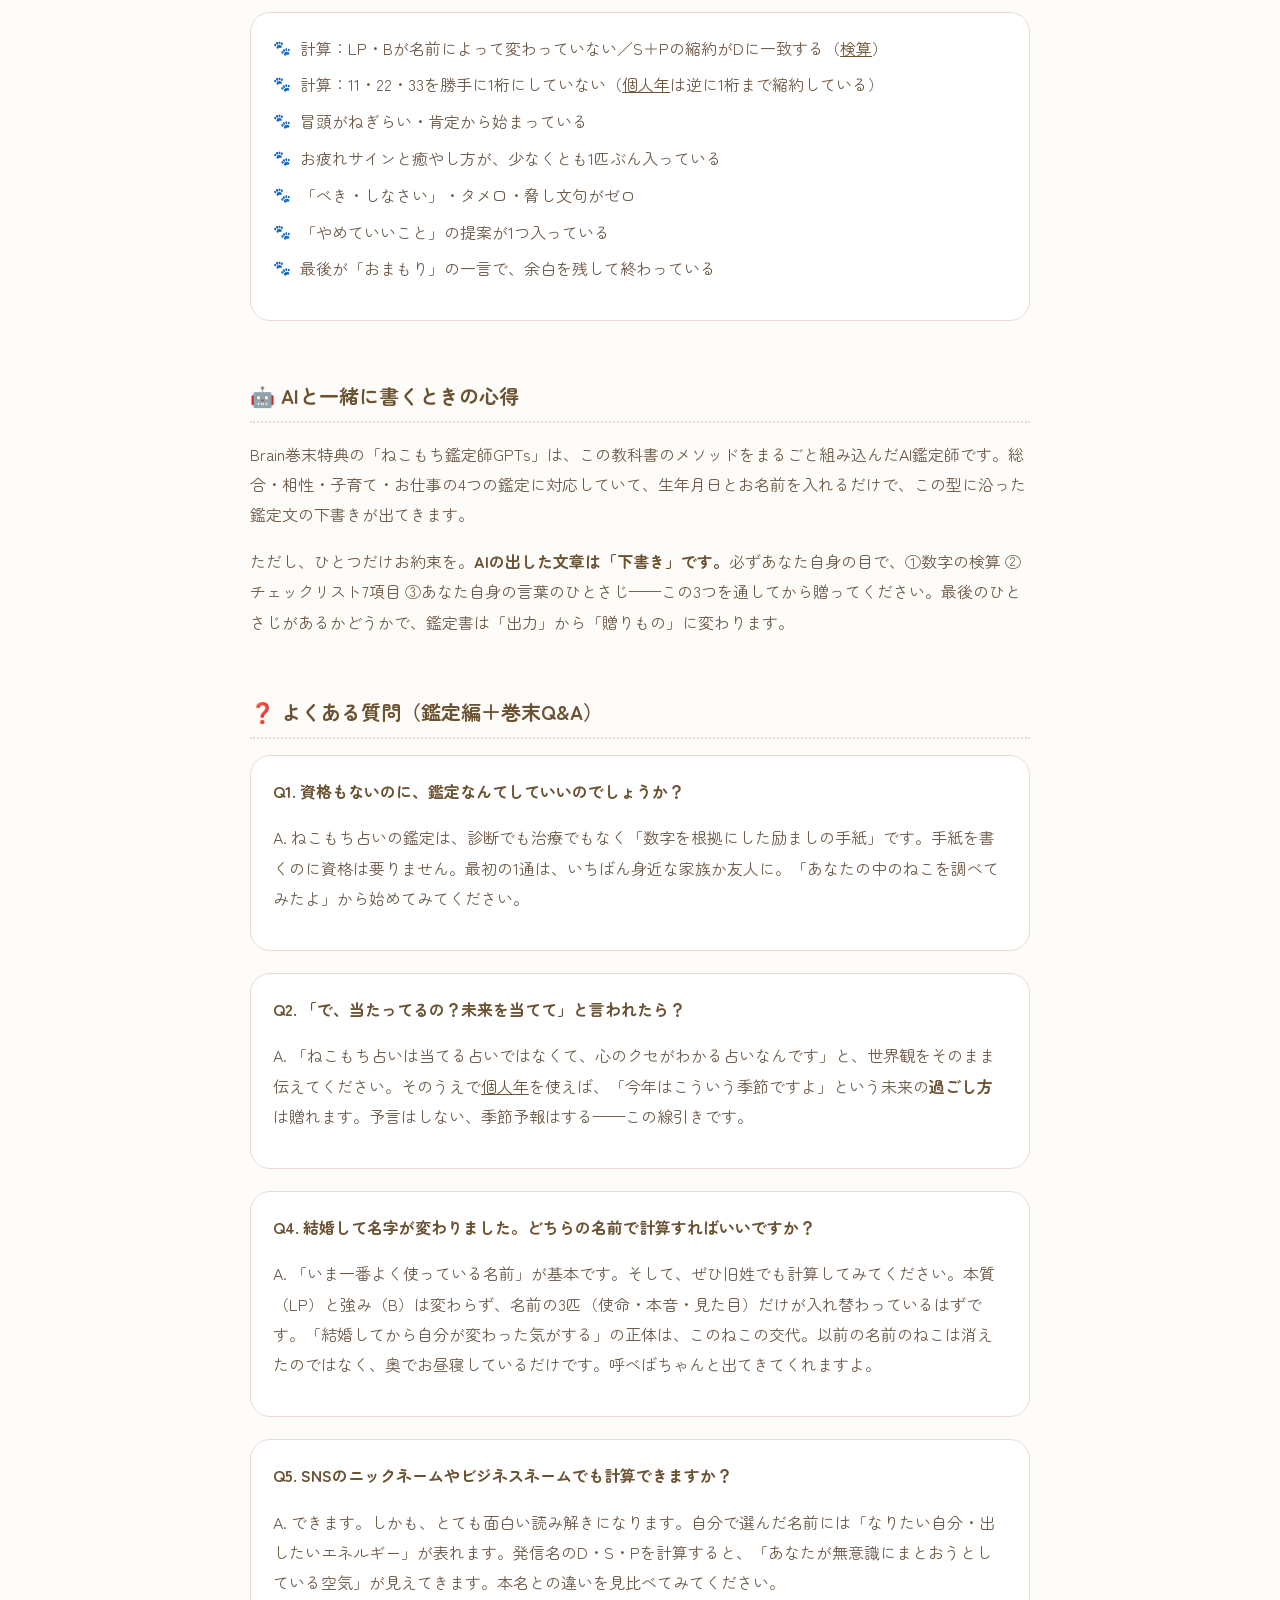
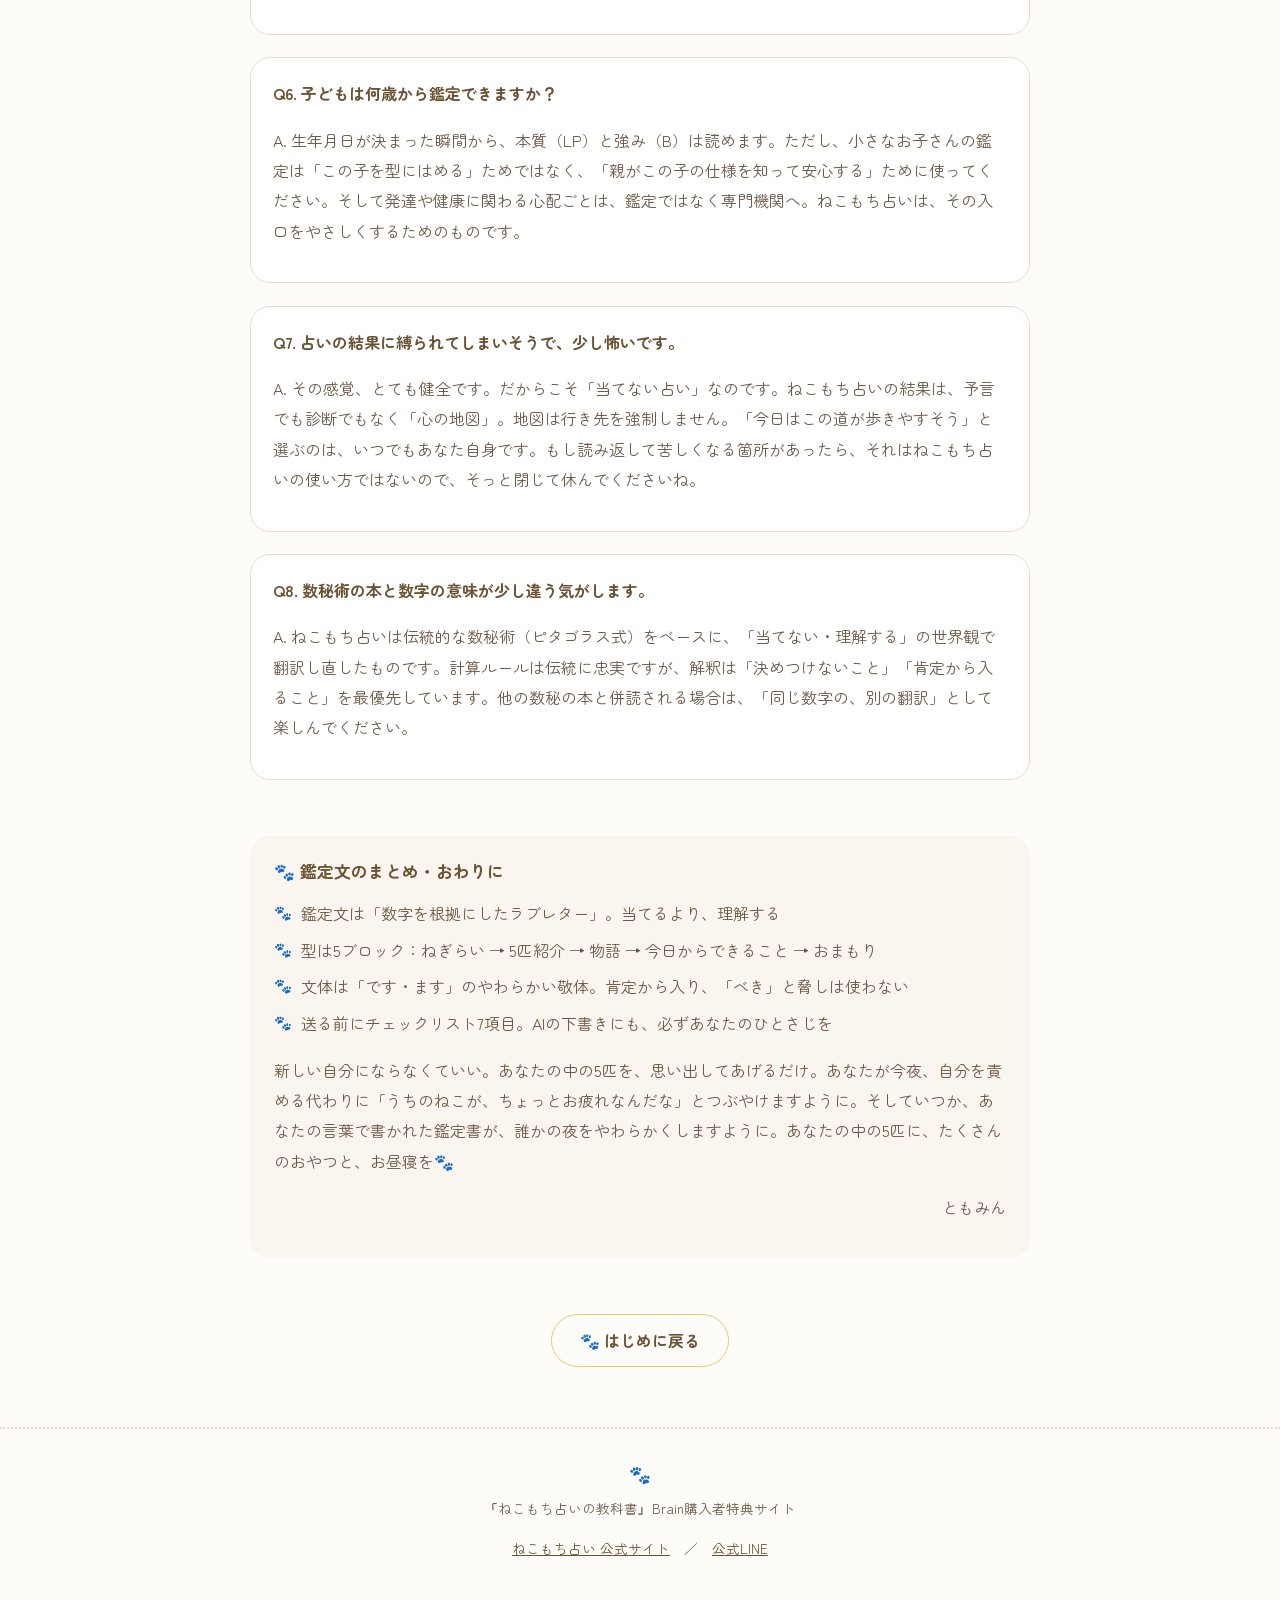
<file: kyokasho/kantei.html>
<!DOCTYPE html>
<html lang="ja">
<head>
<meta charset="UTF-8">
<meta name="viewport" content="width=device-width, initial-scale=1">
<meta name="robots" content="noindex, nofollow">
<title>鑑定文の書き方｜ねこもち占いの教科書</title>
<link rel="preconnect" href="https://fonts.googleapis.com">
<link href="https://fonts.googleapis.com/css2?family=Zen+Maru+Gothic:wght@400;700&display=swap" rel="stylesheet">
<link rel="stylesheet" href="style.css">
</head>
<body>

<header class="site-head">
  <p class="brand"><a href="index.html">🐾 ねこもち占いの教科書</a><span class="badge">Brain購入者特典</span></p>
  <nav class="site-nav">
    <a href="index.html">はじめに</a>
    <a href="keisan.html">計算編</a>
    <a href="zukan.html">12匹図鑑</a>
    <a href="yomitoki.html">読み解き</a>
    <a href="jikan.html">時間を読む</a>
    <a href="kantei.html" class="current">鑑定文</a>
  </nav>
</header>

<main>

<h1>💌 「鑑定できる人」になる——やさしい鑑定文の書き方</h1>
<p class="lead">計算ができて、図鑑が引けて、5匹を物語として読めるようになったら、最後の技術は「書いて、贈る」です。ねこもち占いの鑑定は「未来を当てる」仕事ではありません。その人の中の5匹を、やさしい言葉に<strong>翻訳して、手紙として贈る</strong>仕事です。必要なのは的中率ではなく、このページの「型」と「作法」だけです🐾</p>

<section>
  <h2>🕊️ 鑑定文の正体は「ラブレター」です</h2>
  <p>鑑定文が上手な人と、そうでない人の差は、文章力ではありません。<strong>スタンス</strong>です。ねこもち占いの鑑定文は、次の3つを土台に書きます。</p>
  <ul class="paw">
    <li>当てるより、<strong>理解する</strong>（「あなたは〇〇です」と当てにいかず、「〜という仕組みがあるだけ」と理解する）</li>
    <li>正しさより、<strong>安心</strong>（正論で刺さず、読み終わったあと呼吸が深くなる文を）</li>
    <li>変えるより、<strong>思い出す</strong>（「変わりましょう」ではなく「本来のあなたはこうでしたね」）</li>
  </ul>
  <p>つまり鑑定文とは、数字を根拠にした<strong>ラブレター</strong>なのです。この前提さえ守れば、多少ぎこちない文章でも、必ず届きます。</p>
</section>

<section>
  <h2>📝 鑑定文の基本の型（5ブロック）</h2>
  <p>慣れるまでは、この順番のまま書いてください。</p>

  <h3>①ねぎらい（3〜4行）</h3>
  <p>診断から始めません。「毎日、本当にがんばっていらっしゃいますね」——相手の日常を先にねぎらいます。子育て鑑定なら「怒ってしまうのは愛情がないからではありません」を最初に伝えます。</p>

  <h3>②5匹（または本質＋強み）の紹介</h3>
  <p>1匹につき「数字とタイプ名 → そのねこが司る意味 → 肯定ベースの鑑定」の3点セット。お疲れサインと癒やし方を、必ず1つは添えます。</p>

  <h3>③ギャップと物語</h3>
  <p>見た目と本質のギャップ、5匹の会議、統合の鍵（<a href="yomitoki.html">読み解きの技術</a>）。ここが鑑定書の「読みもの」としての山場です。</p>

  <h3>④今日からできること（2〜3個）</h3>
  <p>がんばりを増やす提案ばかりにしないこと。<strong>「やめていいこと」を1つは入れる</strong>のが、ねこもち流です。</p>

  <h3>⑤おまもり（短いポエム）</h3>
  <p>鑑定全体から、いちばん届けたい一言を、短く、余白を残して。「〜してくださいね🐾」で締めます。</p>

  <p>全体で2,000〜3,500文字が目安。見出しに絵文字をひとつずつ添えると、ぐっとねこもちらしくなります。</p>
</section>

<section>
  <h2>🖋️ 文体の作法——「です・ます」のやわらかい敬体</h2>
  <p>ねこもち占いの鑑定文は、<strong>ていねいでやわらかい「です・ます」の敬体</strong>で書きます。</p>
  <ul class="paw">
    <li>相手は必ず「○○さん」と呼ぶ（上から教えず、隣にそっと座る距離感で）</li>
    <li>断定は「〜です」「〜ます」。提案は「〜してみてください」「〜といいかもしれません」「〜してあげてくださいね」</li>
    <li>文末をときどき「〜です🐾」「〜ますよ」とやわらげ、押しつけずに余白を残す</li>
    <li>「〜だよ」「〜だね」「〜な猫ちゃんだよ」などのタメ口は使わない（親しみではなく軽さが出てしまいます）</li>
    <li>専門用語（母音・子音・マスターナンバーなど）は使ってOK。ただし必ずやさしい補足を添える</li>
  </ul>
  <p><strong>トーン見本</strong>（この空気感に合わせます）：</p>
  <div class="quote">「○○さんの本質には、ふとした感覚で大切なことを受け取るような、繊細で澄んだ光があります。」<br><br>
  「一度だけ深呼吸してみてください。○○さんのやさしさは、がんばりすぎなくてもちゃんと伝わります。」<br><br>
  「自分の心を静かに休ませる時間も、大切な愛情のひとつです🐾」</div>
</section>

<section>
  <h2>🌷 「肯定から入る」技術——言い換えの3公式</h2>
  <p>同じ事実でも、入り方で薬にも棘にもなります。ねこもち占いでは、必ず肯定から入ります。</p>
  <div class="table-wrap">
    <table>
      <tr><th>❌ 棘になる書き方</th><th>⭕ 薬になる書き方</th></tr>
      <tr><td>「あなたは飽きっぽい性格です」</td><td>「次々に新しいものを見つける目を持っています。そのぶん、ひとつの場所に長くいると窮屈になりやすいのです」</td></tr>
      <tr><td>「NOが言えない弱さがあります」</td><td>「相手の気持ちを先に感じ取ってしまうやさしさゆえに、ご自分の本音が後回しになりやすい方です」</td></tr>
      <tr><td>「今のままだと燃え尽きますよ」</td><td>「エンジンがとても強い方なので、休む予定だけは先に入れてあげてくださいね」</td></tr>
    </table>
  </div>
  <p>公式にすると——<strong>①短所は「強みの裏返し」として書く ②原因を「性格」ではなく「仕組み」に置く ③警告は「脅し」ではなく「お世話の提案」に変える</strong>。この3つだけで、文章は見違えます。</p>
</section>

<section>
  <h2>🚫 NG集——これだけはやらない</h2>
  <ul class="paw">
    <li><strong>決めつけない</strong>：「絶対」「必ず」「〜な人です（断罪の断定）」は使わない</li>
    <li><strong>脅さない</strong>：「このままだと不幸になる」系の不安ビジネスの言葉は、世界観ごと壊します</li>
    <li><strong>優劣をつけない</strong>：タイプに良し悪しなし。相性に点数なし。マスターナンバーを「格上」扱いしない</li>
    <li><strong>「べき」「しなさい」を使わない</strong>：提案はすべて「〜してみてください」の形に</li>
    <li><strong>医療・発達の断定をしない</strong>：心身の不調が深刻そうなときは、鑑定で抱え込まず、専門機関への相談をやさしく添える</li>
    <li><strong>当てにいかない</strong>：「当たってますか？」と確認を迫らない。当てるためではなく、理解するために書いているのですから</li>
  </ul>
</section>

<section>
  <h2>✅ 納品前チェックリスト（保存版）</h2>
  <p>書き上げたら、送る前にこの7項目を確認してください。</p>
  <div class="panel">
    <ul class="paw">
      <li>計算：LP・Bが名前によって変わっていない／S＋Pの縮約がDに一致する（<a href="keisan.html">検算</a>）</li>
      <li>計算：11・22・33を勝手に1桁にしていない（<a href="jikan.html">個人年</a>は逆に1桁まで縮約している）</li>
      <li>冒頭がねぎらい・肯定から始まっている</li>
      <li>お疲れサインと癒やし方が、少なくとも1匹ぶん入っている</li>
      <li>「べき・しなさい」・タメ口・脅し文句がゼロ</li>
      <li>「やめていいこと」の提案が1つ入っている</li>
      <li>最後が「おまもり」の一言で、余白を残して終わっている</li>
    </ul>
  </div>
</section>

<section>
  <h2>🤖 AIと一緒に書くときの心得</h2>
  <p>Brain巻末特典の「ねこもち鑑定師GPTs」は、この教科書のメソッドをまるごと組み込んだAI鑑定師です。総合・相性・子育て・お仕事の4つの鑑定に対応していて、生年月日とお名前を入れるだけで、この型に沿った鑑定文の下書きが出てきます。</p>
  <p>ただし、ひとつだけお約束を。<strong>AIの出した文章は「下書き」です。</strong>必ずあなた自身の目で、①数字の検算 ②チェックリスト7項目 ③あなた自身の言葉のひとさじ——この3つを通してから贈ってください。最後のひとさじがあるかどうかで、鑑定書は「出力」から「贈りもの」に変わります。</p>
</section>

<section>
  <h2>❓ よくある質問（鑑定編＋巻末Q&amp;A）</h2>
  <div class="panel">
    <p><strong>Q1. 資格もないのに、鑑定なんてしていいのでしょうか？</strong></p>
    <p>A. ねこもち占いの鑑定は、診断でも治療でもなく「数字を根拠にした励ましの手紙」です。手紙を書くのに資格は要りません。最初の1通は、いちばん身近な家族か友人に。「あなたの中のねこを調べてみたよ」から始めてみてください。</p>
  </div>
  <div class="panel">
    <p><strong>Q2. 「で、当たってるの？未来を当てて」と言われたら？</strong></p>
    <p>A. 「ねこもち占いは当てる占いではなくて、心のクセがわかる占いなんです」と、世界観をそのまま伝えてください。そのうえで<a href="jikan.html">個人年</a>を使えば、「今年はこういう季節ですよ」という未来の<strong>過ごし方</strong>は贈れます。予言はしない、季節予報はする——この線引きです。</p>
  </div>
  <div class="panel">
    <p><strong>Q4. 結婚して名字が変わりました。どちらの名前で計算すればいいですか？</strong></p>
    <p>A. 「いま一番よく使っている名前」が基本です。そして、ぜひ旧姓でも計算してみてください。本質（LP）と強み（B）は変わらず、名前の3匹（使命・本音・見た目）だけが入れ替わっているはずです。「結婚してから自分が変わった気がする」の正体は、このねこの交代。以前の名前のねこは消えたのではなく、奥でお昼寝しているだけです。呼べばちゃんと出てきてくれますよ。</p>
  </div>
  <div class="panel">
    <p><strong>Q5. SNSのニックネームやビジネスネームでも計算できますか？</strong></p>
    <p>A. できます。しかも、とても面白い読み解きになります。自分で選んだ名前には「なりたい自分・出したいエネルギー」が表れます。発信名のD・S・Pを計算すると、「あなたが無意識にまとおうとしている空気」が見えてきます。本名との違いを見比べてみてください。</p>
  </div>
  <div class="panel">
    <p><strong>Q6. 子どもは何歳から鑑定できますか？</strong></p>
    <p>A. 生年月日が決まった瞬間から、本質（LP）と強み（B）は読めます。ただし、小さなお子さんの鑑定は「この子を型にはめる」ためではなく、「親がこの子の仕様を知って安心する」ために使ってください。そして発達や健康に関わる心配ごとは、鑑定ではなく専門機関へ。ねこもち占いは、その入口をやさしくするためのものです。</p>
  </div>
  <div class="panel">
    <p><strong>Q7. 占いの結果に縛られてしまいそうで、少し怖いです。</strong></p>
    <p>A. その感覚、とても健全です。だからこそ「当てない占い」なのです。ねこもち占いの結果は、予言でも診断でもなく「心の地図」。地図は行き先を強制しません。「今日はこの道が歩きやすそう」と選ぶのは、いつでもあなた自身です。もし読み返して苦しくなる箇所があったら、それはねこもち占いの使い方ではないので、そっと閉じて休んでくださいね。</p>
  </div>
  <div class="panel">
    <p><strong>Q8. 数秘術の本と数字の意味が少し違う気がします。</strong></p>
    <p>A. ねこもち占いは伝統的な数秘術（ピタゴラス式）をベースに、「当てない・理解する」の世界観で翻訳し直したものです。計算ルールは伝統に忠実ですが、解釈は「決めつけないこと」「肯定から入ること」を最優先しています。他の数秘の本と併読される場合は、「同じ数字の、別の翻訳」として楽しんでください。</p>
  </div>
</section>

<section class="matome">
  <h3>🐾 鑑定文のまとめ・おわりに</h3>
  <ul class="paw">
    <li>鑑定文は「数字を根拠にしたラブレター」。当てるより、理解する</li>
    <li>型は5ブロック：ねぎらい → 5匹紹介 → 物語 → 今日からできること → おまもり</li>
    <li>文体は「です・ます」のやわらかい敬体。肯定から入り、「べき」と脅しは使わない</li>
    <li>送る前にチェックリスト7項目。AIの下書きにも、必ずあなたのひとさじを</li>
  </ul>
  <p style="margin-top:16px">新しい自分にならなくていい。あなたの中の5匹を、思い出してあげるだけ。あなたが今夜、自分を責める代わりに「うちのねこが、ちょっとお疲れなんだな」とつぶやけますように。そしていつか、あなたの言葉で書かれた鑑定書が、誰かの夜をやわらかくしますように。あなたの中の5匹に、たくさんのおやつと、お昼寝を🐾</p>
  <p style="text-align:right">ともみん</p>
</section>

<div class="page-next"><a href="index.html">🐾 はじめに戻る</a></div>

</main>

<footer>
  <div class="paw">🐾</div>
  <p>『ねこもち占いの教科書』Brain購入者特典サイト</p>
  <p><a href="https://tomominblog.github.io/nekomochi-uranai/">ねこもち占い 公式サイト</a>　／　<a href="https://lin.ee/fwo76">公式LINE</a></p>
</footer>

</body>
</html>
</file>
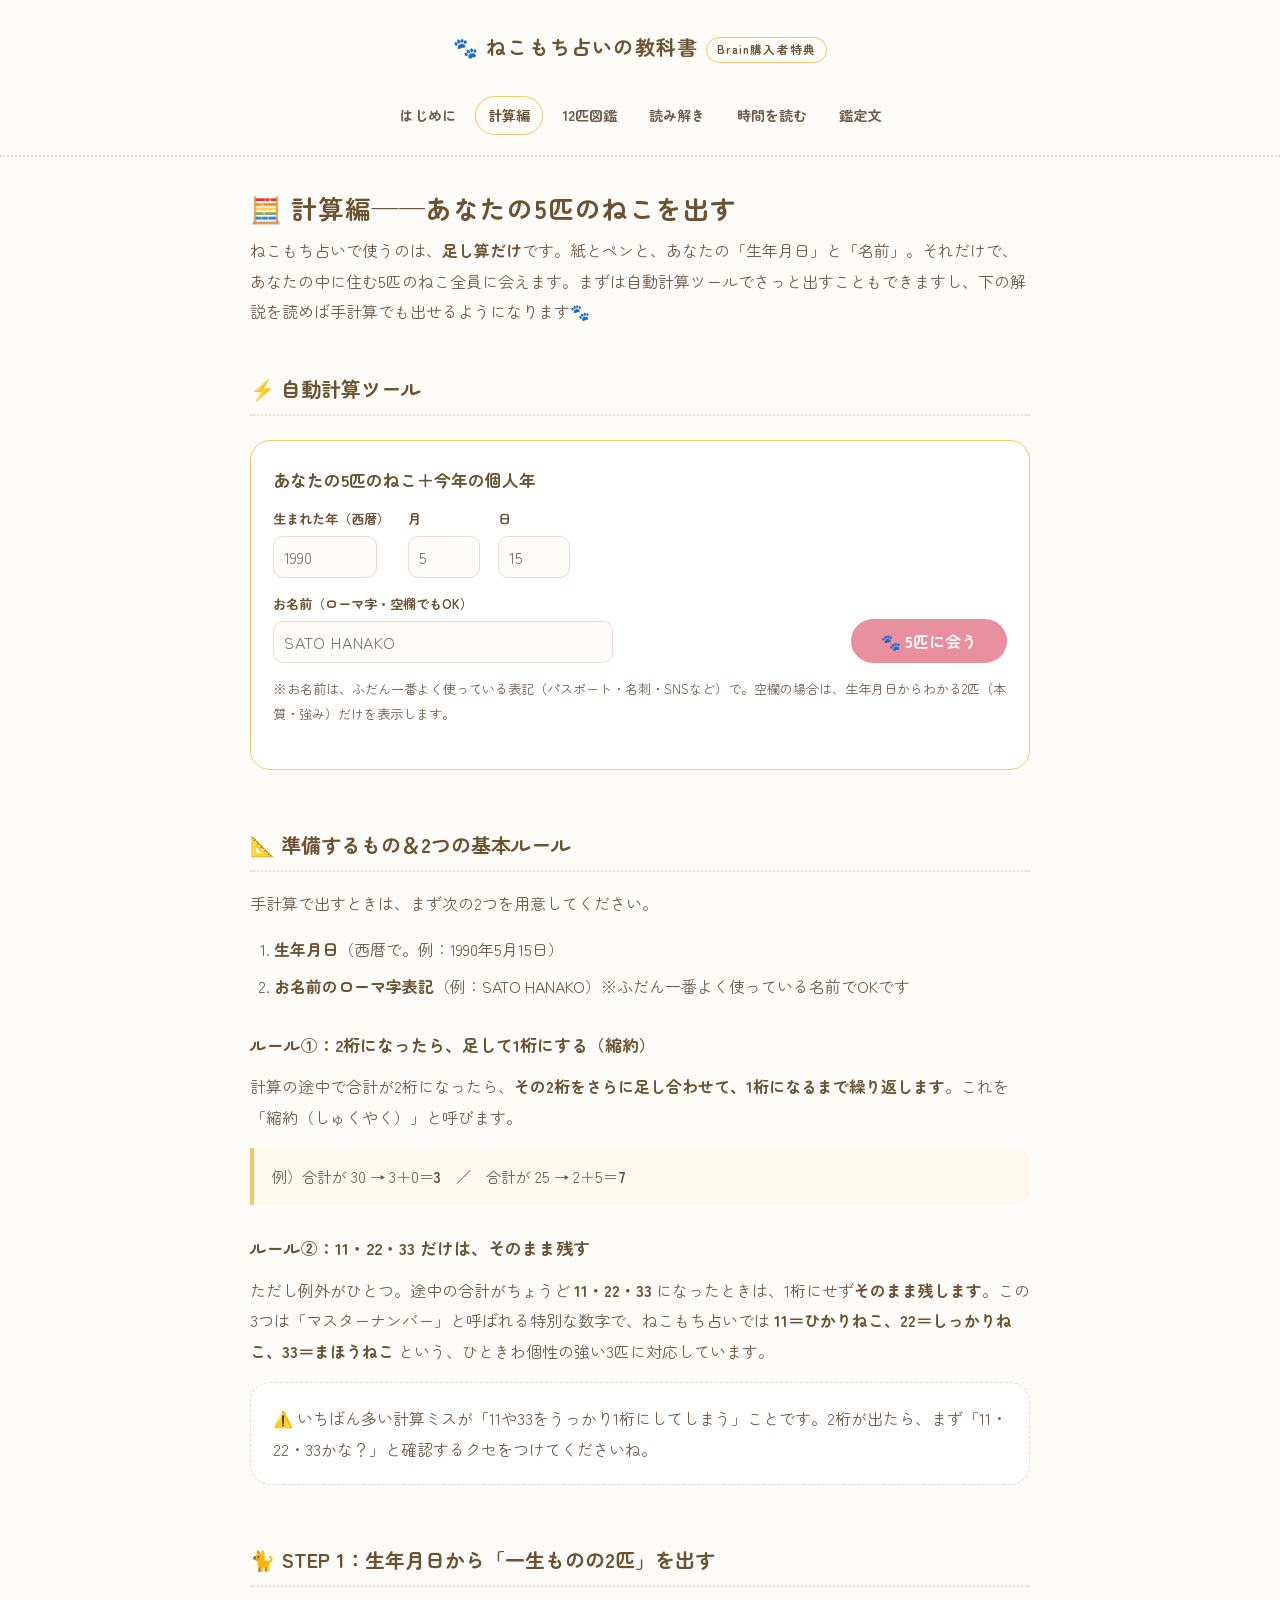
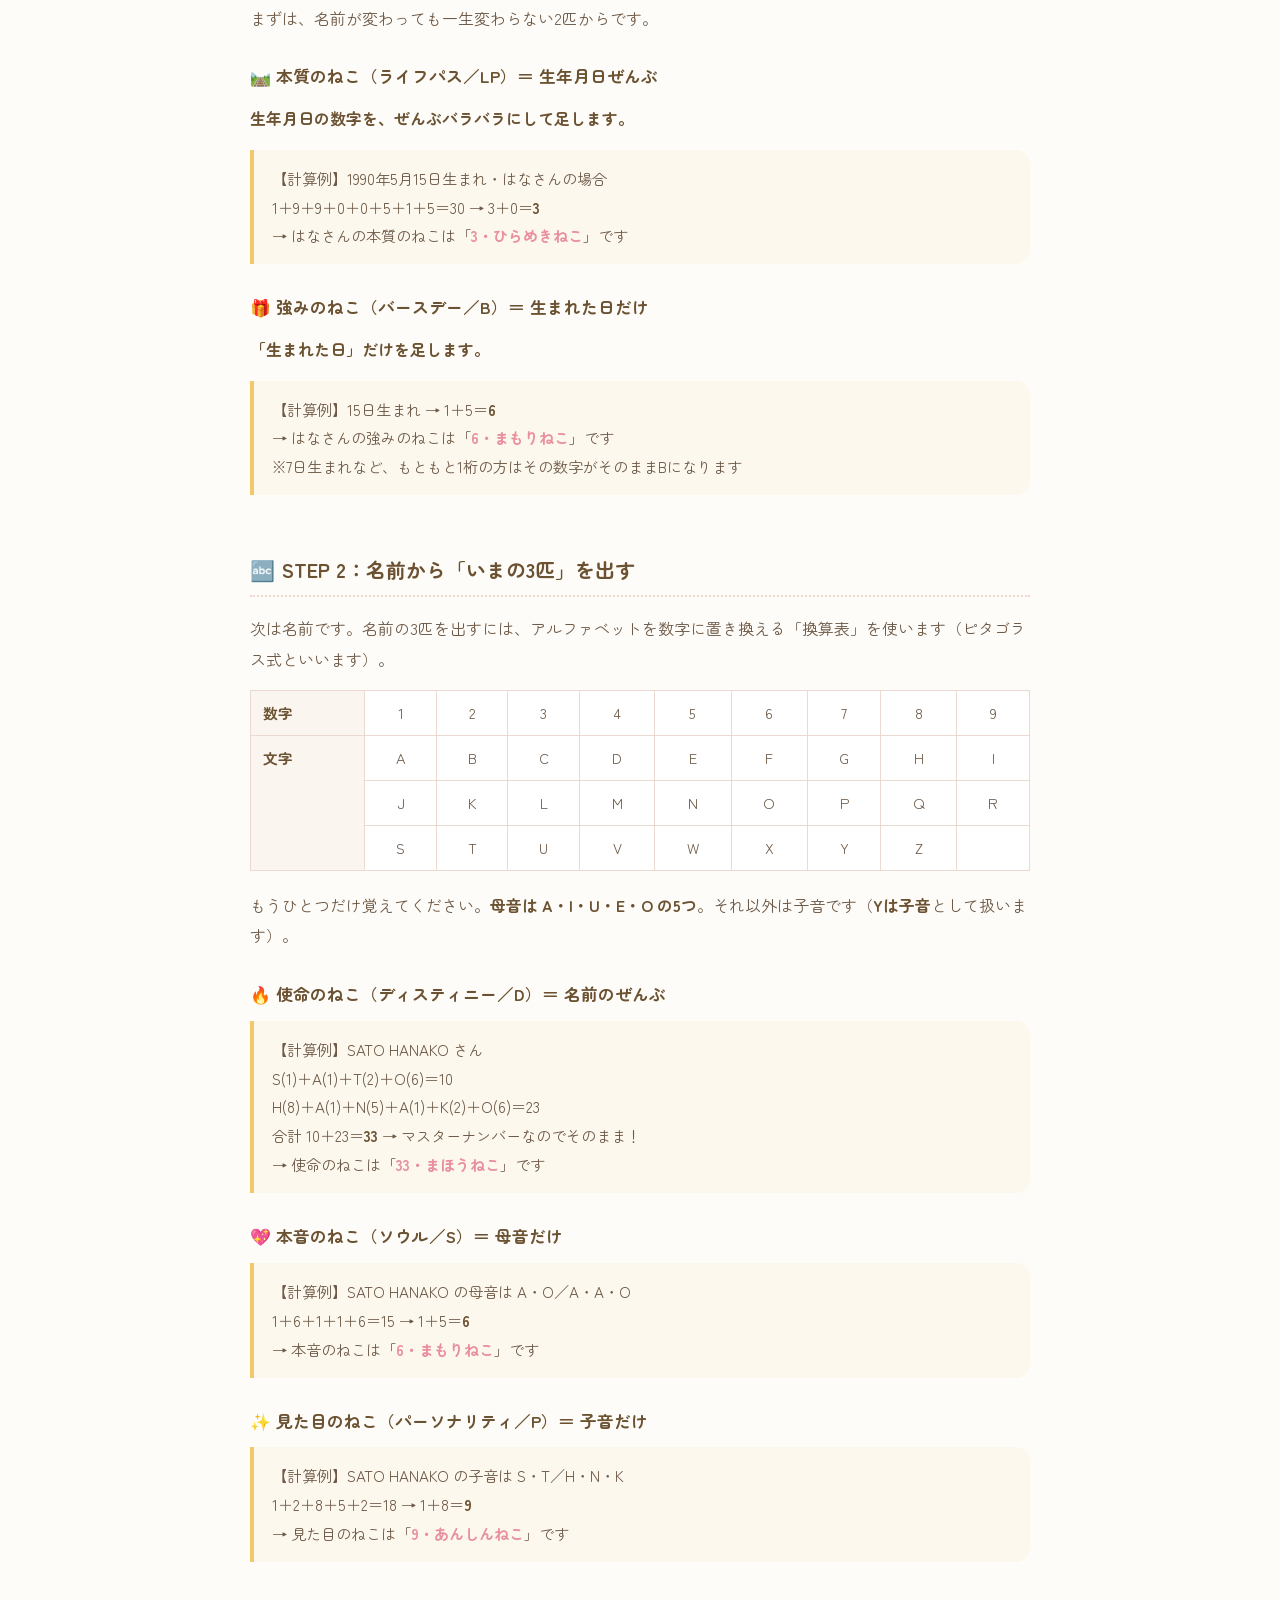
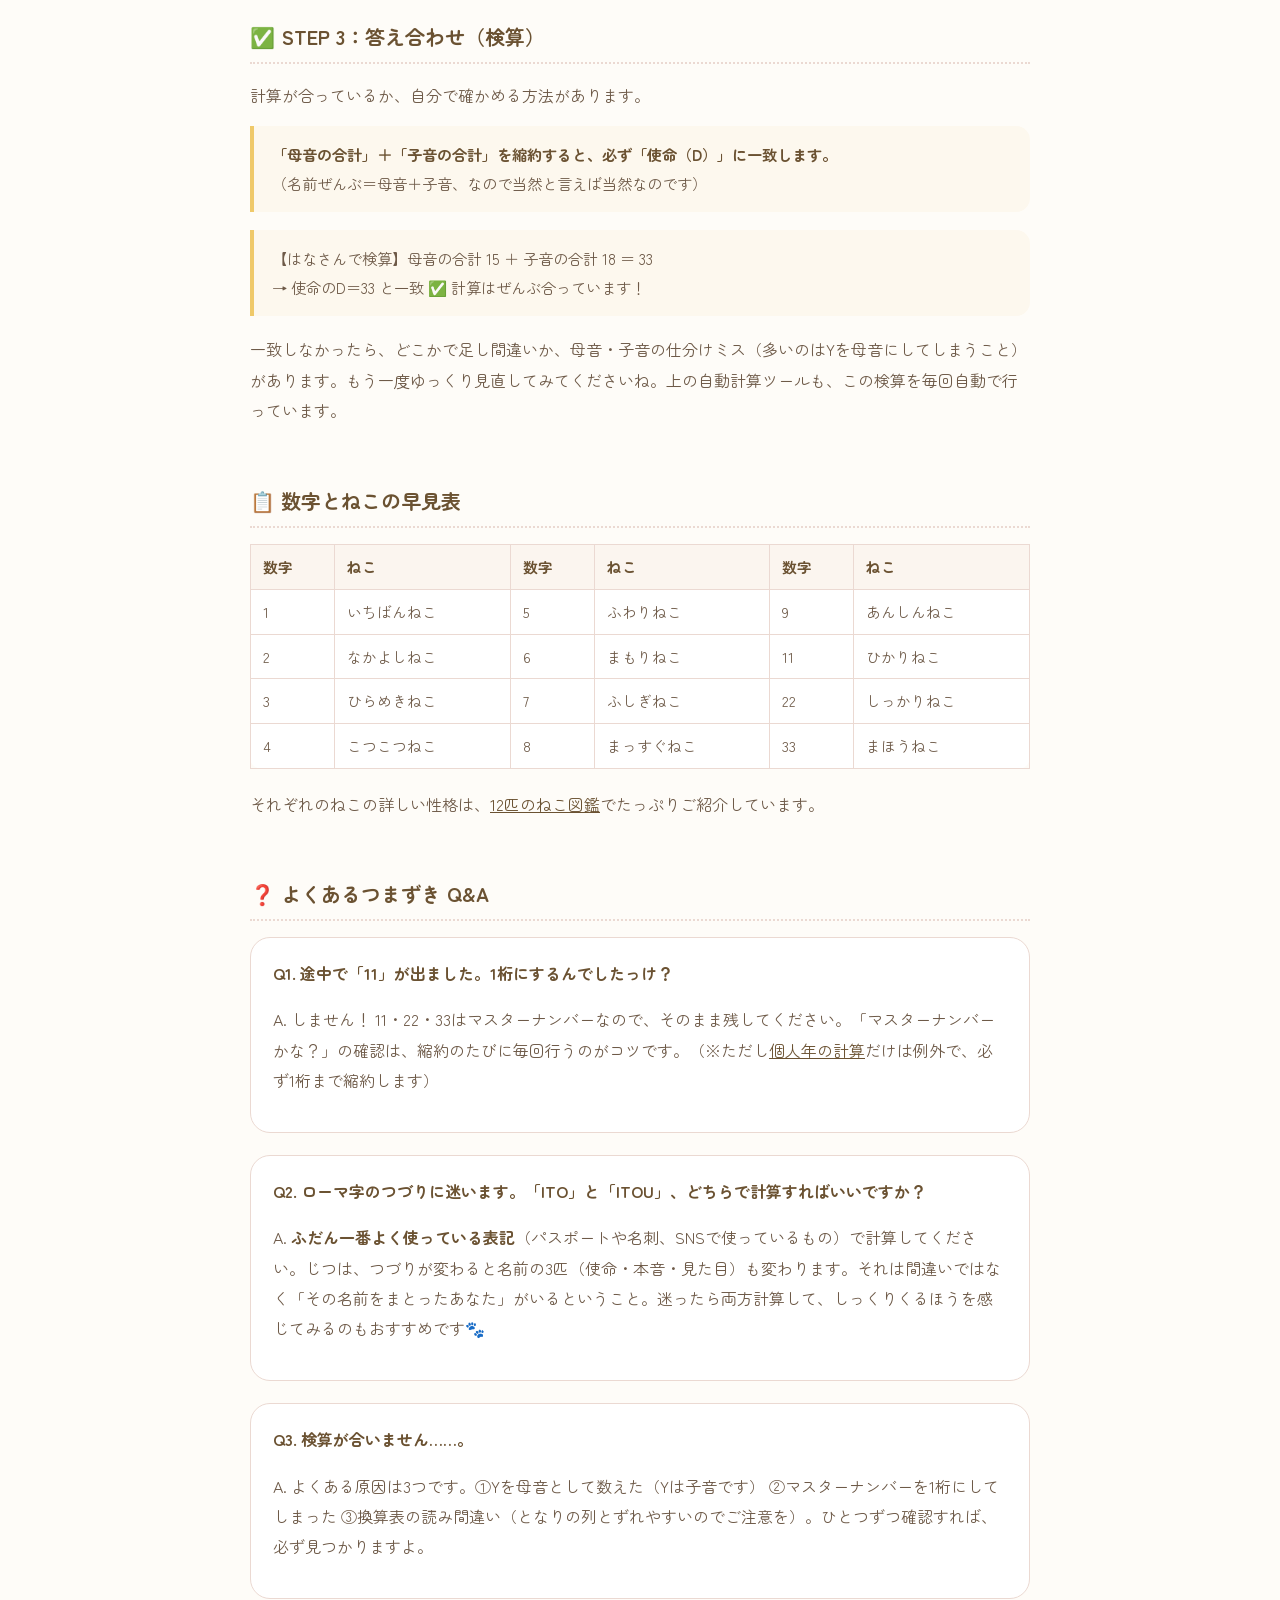
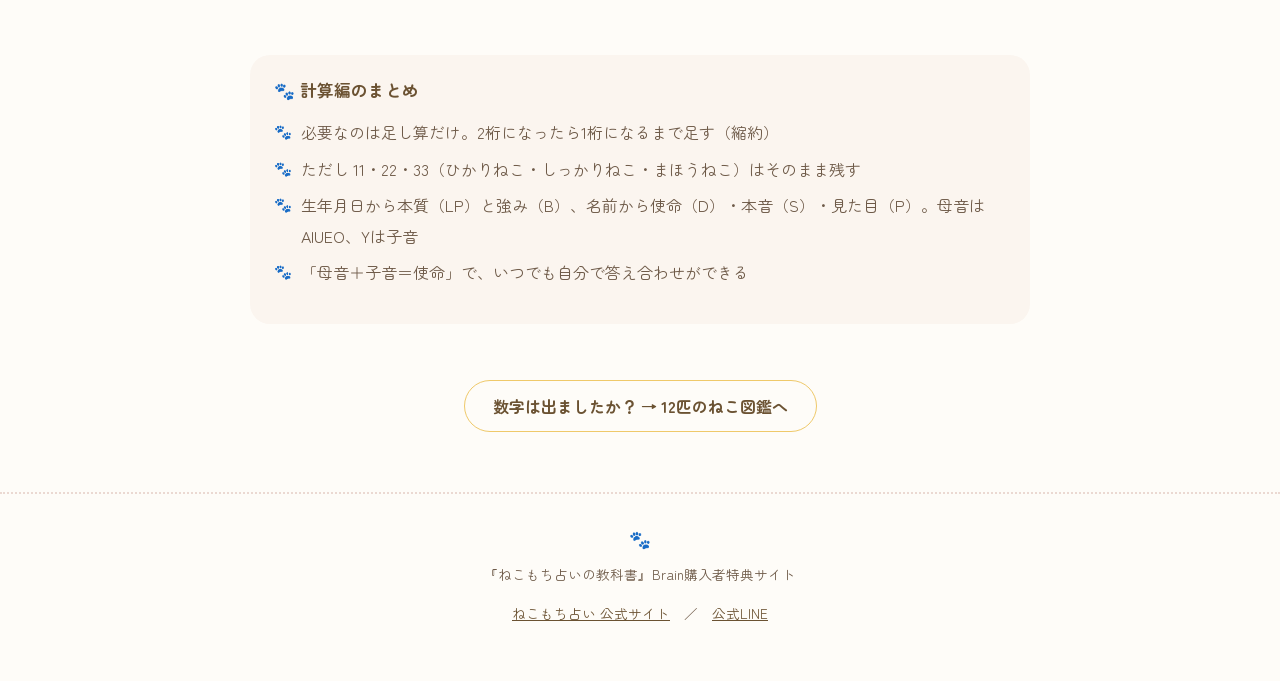
<file: kyokasho/keisan.html>
<!DOCTYPE html>
<html lang="ja">
<head>
<meta charset="UTF-8">
<meta name="viewport" content="width=device-width, initial-scale=1">
<meta name="robots" content="noindex, nofollow">
<title>計算編｜ねこもち占いの教科書</title>
<link rel="preconnect" href="https://fonts.googleapis.com">
<link href="https://fonts.googleapis.com/css2?family=Zen+Maru+Gothic:wght@400;700&display=swap" rel="stylesheet">
<link rel="stylesheet" href="style.css">
</head>
<body>

<header class="site-head">
  <p class="brand"><a href="index.html">🐾 ねこもち占いの教科書</a><span class="badge">Brain購入者特典</span></p>
  <nav class="site-nav">
    <a href="index.html">はじめに</a>
    <a href="keisan.html" class="current">計算編</a>
    <a href="zukan.html">12匹図鑑</a>
    <a href="yomitoki.html">読み解き</a>
    <a href="jikan.html">時間を読む</a>
    <a href="kantei.html">鑑定文</a>
  </nav>
</header>

<main>

<h1>🧮 計算編——あなたの5匹のねこを出す</h1>
<p class="lead">ねこもち占いで使うのは、<strong>足し算だけ</strong>です。紙とペンと、あなたの「生年月日」と「名前」。それだけで、あなたの中に住む5匹のねこ全員に会えます。まずは自動計算ツールでさっと出すこともできますし、下の解説を読めば手計算でも出せるようになります🐾</p>

<section>
  <h2>⚡ 自動計算ツール</h2>
  <div class="tool">
    <h3>あなたの5匹のねこ＋今年の個人年</h3>
    <div class="fields">
      <div><label for="k-year">生まれた年（西暦）</label><input type="number" id="k-year" class="w-year" placeholder="1990" min="1900" max="2100"></div>
      <div><label for="k-month">月</label><input type="number" id="k-month" class="w-md" placeholder="5" min="1" max="12"></div>
      <div><label for="k-day">日</label><input type="number" id="k-day" class="w-md" placeholder="15" min="1" max="31"></div>
    </div>
    <div class="fields">
      <div style="flex:1"><label for="k-name">お名前（ローマ字・空欄でもOK）</label><input type="text" id="k-name" class="w-name" placeholder="SATO HANAKO" autocapitalize="characters" autocomplete="off"></div>
      <div><button id="k-run">🐾 5匹に会う</button></div>
    </div>
    <p style="font-size:.82rem">※お名前は、ふだん一番よく使っている表記（パスポート・名刺・SNSなど）で。空欄の場合は、生年月日からわかる2匹（本質・強み）だけを表示します。</p>
    <div id="k-out" class="result"></div>
  </div>
</section>

<section>
  <h2>📐 準備するもの＆2つの基本ルール</h2>
  <p>手計算で出すときは、まず次の2つを用意してください。</p>
  <ol>
    <li><strong>生年月日</strong>（西暦で。例：1990年5月15日）</li>
    <li><strong>お名前のローマ字表記</strong>（例：SATO HANAKO）※ふだん一番よく使っている名前でOKです</li>
  </ol>

  <h3>ルール①：2桁になったら、足して1桁にする（縮約）</h3>
  <p>計算の途中で合計が2桁になったら、<strong>その2桁をさらに足し合わせて、1桁になるまで繰り返します</strong>。これを「縮約（しゅくやく）」と呼びます。</p>
  <div class="quote">例）合計が 30 → 3＋0＝<strong>3</strong>　／　合計が 25 → 2＋5＝<strong>7</strong></div>

  <h3>ルール②：11・22・33 だけは、そのまま残す</h3>
  <p>ただし例外がひとつ。途中の合計がちょうど <strong>11・22・33</strong> になったときは、1桁にせず<strong>そのまま残します</strong>。この3つは「マスターナンバー」と呼ばれる特別な数字で、ねこもち占いでは <strong>11＝ひかりねこ、22＝しっかりねこ、33＝まほうねこ</strong> という、ひときわ個性の強い3匹に対応しています。</p>
  <div class="panel note">⚠️ いちばん多い計算ミスが「11や33をうっかり1桁にしてしまう」ことです。2桁が出たら、まず「11・22・33かな？」と確認するクセをつけてくださいね。</div>
</section>

<section>
  <h2>🐈 STEP 1：生年月日から「一生ものの2匹」を出す</h2>
  <p>まずは、名前が変わっても一生変わらない2匹からです。</p>

  <h3>🛤️ 本質のねこ（ライフパス／LP）＝ 生年月日ぜんぶ</h3>
  <p><strong>生年月日の数字を、ぜんぶバラバラにして足します。</strong></p>
  <div class="quote">【計算例】1990年5月15日生まれ・はなさんの場合<br>
  1＋9＋9＋0＋0＋5＋1＋5＝30 → 3＋0＝<strong>3</strong><br>
  → はなさんの本質のねこは「<em>3・ひらめきねこ</em>」です</div>

  <h3>🎁 強みのねこ（バースデー／B）＝ 生まれた日だけ</h3>
  <p><strong>「生まれた日」だけを足します。</strong></p>
  <div class="quote">【計算例】15日生まれ → 1＋5＝<strong>6</strong><br>
  → はなさんの強みのねこは「<em>6・まもりねこ</em>」です<br>
  ※7日生まれなど、もともと1桁の方はその数字がそのままBになります</div>
</section>

<section>
  <h2>🔤 STEP 2：名前から「いまの3匹」を出す</h2>
  <p>次は名前です。名前の3匹を出すには、アルファベットを数字に置き換える「換算表」を使います（ピタゴラス式といいます）。</p>

  <div class="table-wrap">
    <table>
      <tr><th>数字</th><td style="text-align:center">1</td><td style="text-align:center">2</td><td style="text-align:center">3</td><td style="text-align:center">4</td><td style="text-align:center">5</td><td style="text-align:center">6</td><td style="text-align:center">7</td><td style="text-align:center">8</td><td style="text-align:center">9</td></tr>
      <tr><th rowspan="3">文字</th><td style="text-align:center">A</td><td style="text-align:center">B</td><td style="text-align:center">C</td><td style="text-align:center">D</td><td style="text-align:center">E</td><td style="text-align:center">F</td><td style="text-align:center">G</td><td style="text-align:center">H</td><td style="text-align:center">I</td></tr>
      <tr><td style="text-align:center">J</td><td style="text-align:center">K</td><td style="text-align:center">L</td><td style="text-align:center">M</td><td style="text-align:center">N</td><td style="text-align:center">O</td><td style="text-align:center">P</td><td style="text-align:center">Q</td><td style="text-align:center">R</td></tr>
      <tr><td style="text-align:center">S</td><td style="text-align:center">T</td><td style="text-align:center">U</td><td style="text-align:center">V</td><td style="text-align:center">W</td><td style="text-align:center">X</td><td style="text-align:center">Y</td><td style="text-align:center">Z</td><td style="text-align:center"></td></tr>
    </table>
  </div>

  <p>もうひとつだけ覚えてください。<strong>母音は A・I・U・E・O の5つ</strong>。それ以外は子音です（<strong>Yは子音</strong>として扱います）。</p>

  <h3>🔥 使命のねこ（ディスティニー／D）＝ 名前のぜんぶ</h3>
  <div class="quote">【計算例】SATO HANAKO さん<br>
  S(1)＋A(1)＋T(2)＋O(6)＝10<br>
  H(8)＋A(1)＋N(5)＋A(1)＋K(2)＋O(6)＝23<br>
  合計 10＋23＝<strong>33</strong> → マスターナンバーなのでそのまま！<br>
  → 使命のねこは「<em>33・まほうねこ</em>」です</div>

  <h3>💖 本音のねこ（ソウル／S）＝ 母音だけ</h3>
  <div class="quote">【計算例】SATO HANAKO の母音は A・O／A・A・O<br>
  1＋6＋1＋1＋6＝15 → 1＋5＝<strong>6</strong><br>
  → 本音のねこは「<em>6・まもりねこ</em>」です</div>

  <h3>✨ 見た目のねこ（パーソナリティ／P）＝ 子音だけ</h3>
  <div class="quote">【計算例】SATO HANAKO の子音は S・T／H・N・K<br>
  1＋2＋8＋5＋2＝18 → 1＋8＝<strong>9</strong><br>
  → 見た目のねこは「<em>9・あんしんねこ</em>」です</div>
</section>

<section>
  <h2>✅ STEP 3：答え合わせ（検算）</h2>
  <p>計算が合っているか、自分で確かめる方法があります。</p>
  <div class="quote"><strong>「母音の合計」＋「子音の合計」を縮約すると、必ず「使命（D）」に一致します。</strong><br>（名前ぜんぶ＝母音＋子音、なので当然と言えば当然なのです）</div>
  <div class="quote">【はなさんで検算】母音の合計 15 ＋ 子音の合計 18 ＝ 33<br>→ 使命のD＝33 と一致 ✅ 計算はぜんぶ合っています！</div>
  <p>一致しなかったら、どこかで足し間違いか、母音・子音の仕分けミス（多いのはYを母音にしてしまうこと）があります。もう一度ゆっくり見直してみてくださいね。上の自動計算ツールも、この検算を毎回自動で行っています。</p>
</section>

<section>
  <h2>📋 数字とねこの早見表</h2>
  <div class="table-wrap">
    <table>
      <tr><th>数字</th><th>ねこ</th><th>数字</th><th>ねこ</th><th>数字</th><th>ねこ</th></tr>
      <tr><td>1</td><td>いちばんねこ</td><td>5</td><td>ふわりねこ</td><td>9</td><td>あんしんねこ</td></tr>
      <tr><td>2</td><td>なかよしねこ</td><td>6</td><td>まもりねこ</td><td>11</td><td>ひかりねこ</td></tr>
      <tr><td>3</td><td>ひらめきねこ</td><td>7</td><td>ふしぎねこ</td><td>22</td><td>しっかりねこ</td></tr>
      <tr><td>4</td><td>こつこつねこ</td><td>8</td><td>まっすぐねこ</td><td>33</td><td>まほうねこ</td></tr>
    </table>
  </div>
  <p>それぞれのねこの詳しい性格は、<a href="zukan.html">12匹のねこ図鑑</a>でたっぷりご紹介しています。</p>
</section>

<section>
  <h2>❓ よくあるつまずき Q&amp;A</h2>
  <div class="panel">
    <p><strong>Q1. 途中で「11」が出ました。1桁にするんでしたっけ？</strong></p>
    <p>A. しません！ 11・22・33はマスターナンバーなので、そのまま残してください。「マスターナンバーかな？」の確認は、縮約のたびに毎回行うのがコツです。（※ただし<a href="jikan.html">個人年の計算</a>だけは例外で、必ず1桁まで縮約します）</p>
  </div>
  <div class="panel">
    <p><strong>Q2. ローマ字のつづりに迷います。「ITO」と「ITOU」、どちらで計算すればいいですか？</strong></p>
    <p>A. <strong>ふだん一番よく使っている表記</strong>（パスポートや名刺、SNSで使っているもの）で計算してください。じつは、つづりが変わると名前の3匹（使命・本音・見た目）も変わります。それは間違いではなく「その名前をまとったあなた」がいるということ。迷ったら両方計算して、しっくりくるほうを感じてみるのもおすすめです🐾</p>
  </div>
  <div class="panel">
    <p><strong>Q3. 検算が合いません……。</strong></p>
    <p>A. よくある原因は3つです。①Yを母音として数えた（Yは子音です） ②マスターナンバーを1桁にしてしまった ③換算表の読み間違い（となりの列とずれやすいのでご注意を）。ひとつずつ確認すれば、必ず見つかりますよ。</p>
  </div>
</section>

<section class="matome">
  <h3>🐾 計算編のまとめ</h3>
  <ul class="paw">
    <li>必要なのは足し算だけ。2桁になったら1桁になるまで足す（縮約）</li>
    <li>ただし 11・22・33（ひかりねこ・しっかりねこ・まほうねこ）はそのまま残す</li>
    <li>生年月日から本質（LP）と強み（B）、名前から使命（D）・本音（S）・見た目（P）。母音はAIUEO、Yは子音</li>
    <li>「母音＋子音＝使命」で、いつでも自分で答え合わせができる</li>
  </ul>
</section>

<div class="page-next"><a href="zukan.html">数字は出ましたか？ → 12匹のねこ図鑑へ</a></div>

</main>

<footer>
  <div class="paw">🐾</div>
  <p>『ねこもち占いの教科書』Brain購入者特典サイト</p>
  <p><a href="https://tomominblog.github.io/nekomochi-uranai/">ねこもち占い 公式サイト</a>　／　<a href="https://lin.ee/fwo76">公式LINE</a></p>
</footer>

<script src="nekomochi.js"></script>
<script>
document.getElementById("k-run").addEventListener("click", function () {
  var y = Number(document.getElementById("k-year").value);
  var m = Number(document.getElementById("k-month").value);
  var d = Number(document.getElementById("k-day").value);
  var nameRaw = document.getElementById("k-name").value;
  var out = document.getElementById("k-out");

  var err = validateBirth(y, m, d);
  if (!err && nameRaw && /[^A-Za-z\s\-'.]/.test(nameRaw)) {
    err = "お名前はローマ字（アルファベット）で入れてください。";
  }
  if (err) { out.innerHTML = '<p class="error">' + err + "</p>"; return; }

  var r = calcAllNumbers(y, m, d, nameRaw);
  var html = "";

  // 5枚（名前なしなら2枚）のスロットカード
  var values = { lp: r.lp, b: r.b, d: r.d, s: r.s, p: r.p };
  SLOTS.forEach(function (slot) {
    var num = values[slot.key];
    if (num !== null) html += slotCardHTML(slot, num, true);
  });

  // 名前の内訳と検算
  if (r.letters.length > 0) {
    var breakdown = r.letters.map(function (L) {
      var s = L.ch + '<span class="v">' + L.val + "</span>";
      return L.isVowel ? "<u>" + s + "</u>" : s;
    }).join(" ");
    html += '<div class="kensan">🔍 <strong>内訳</strong>（数字＝換算値、下線つき＝母音）<br>' +
      '<span class="breakdown">' + breakdown + "</span><br>" +
      "母音の合計 " + r.soulSum + " ＋ 子音の合計 " + r.personalitySum +
      " ＝ " + (r.soulSum + r.personalitySum) + " → 縮約 " + reduceNum(r.soulSum + r.personalitySum) +
      " ＝ 使命（D）" + r.d + (r.kensanOk ? " と一致 ✅ 検算OKです" : " と不一致 ⚠️") + "</div>";
  } else {
    html += '<div class="kensan">お名前を入れると、使命・本音・見た目の3匹と検算も表示されます🐾</div>';
  }

  // 今年の個人年
  var thisYear = new Date().getFullYear();
  var py = calcPersonalYear(thisYear, m, d);
  html += '<div class="kensan">🗓️ <strong>' + thisYear + "年のあなたの個人年</strong>：<em>" +
    py + "・" + NEKO_TYPES[py].name + "</em> の年です。季節の意味は<a href=\"jikan.html\">「時間を読む」</a>でどうぞ。" +
    "（個人年はマスターナンバーを残さず、必ず1桁まで縮約します）</div>";

  out.innerHTML = html;
});
</script>

</body>
</html>
</file>
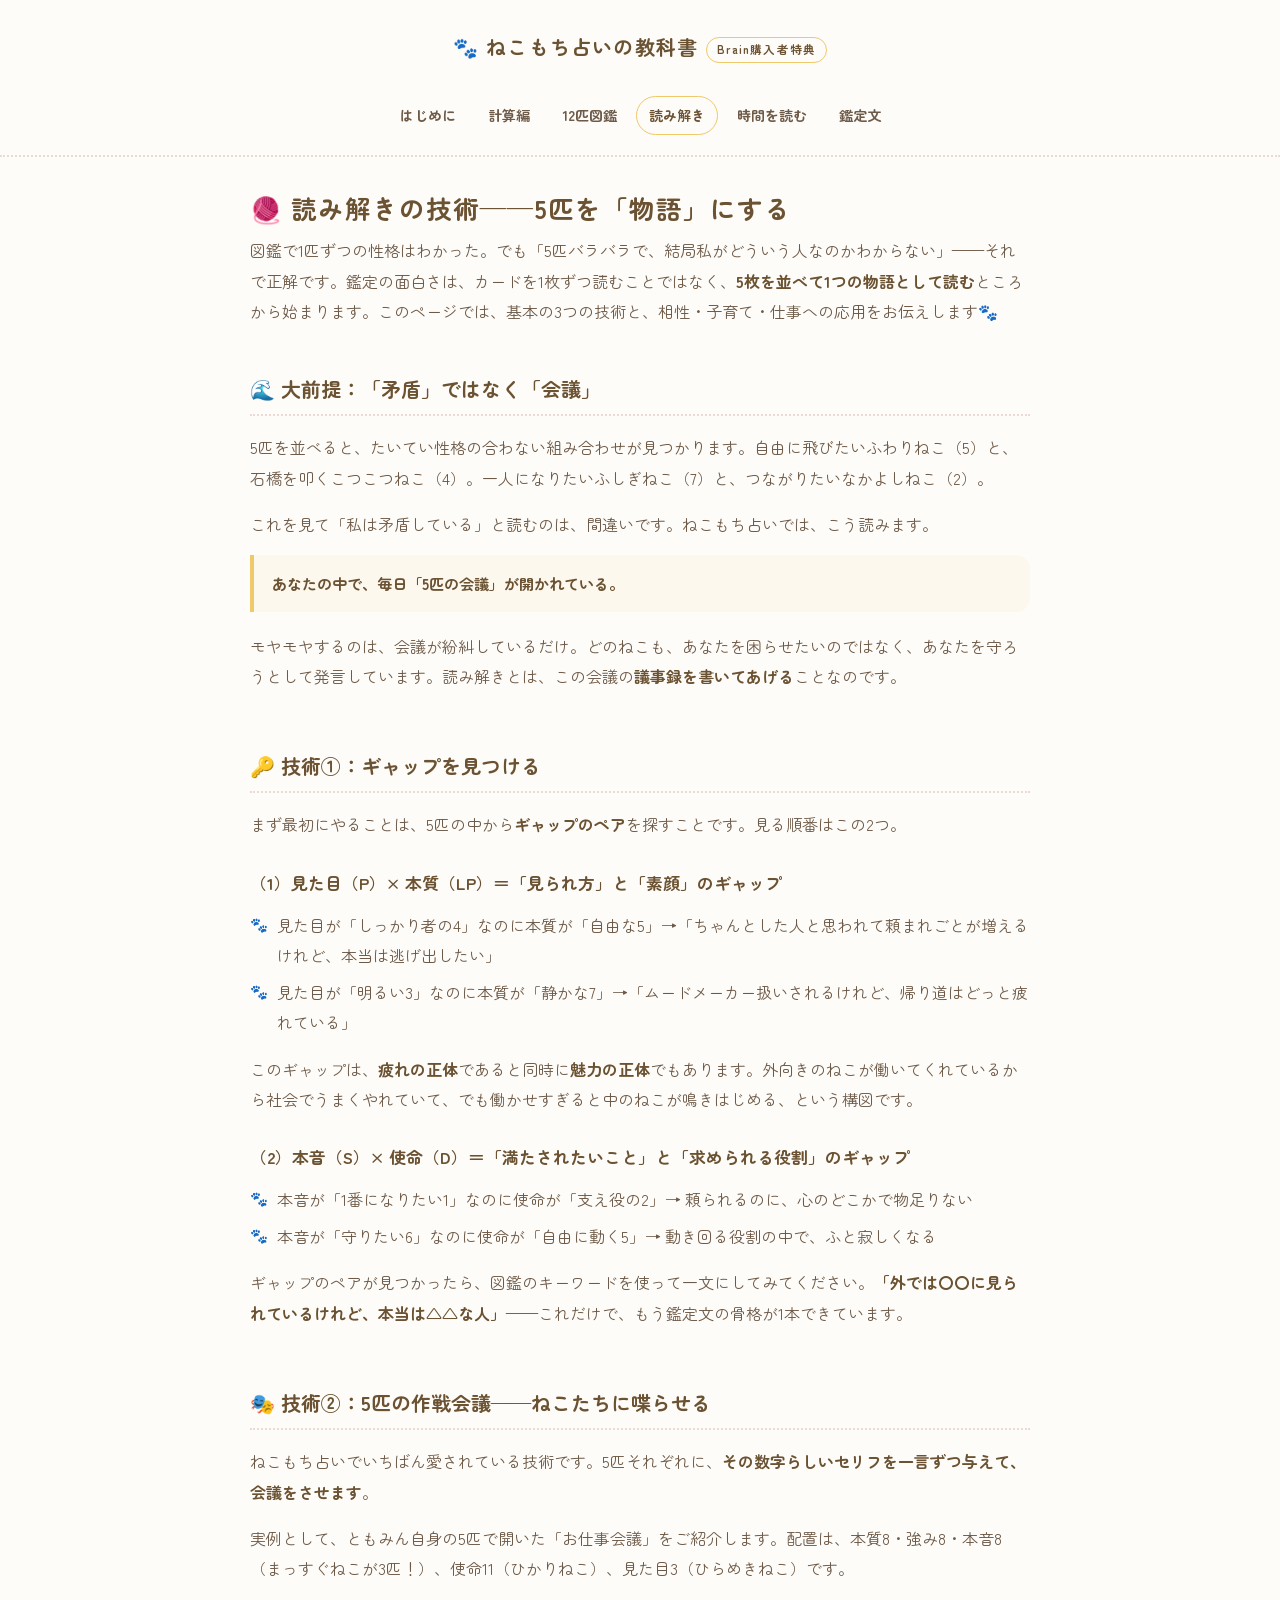
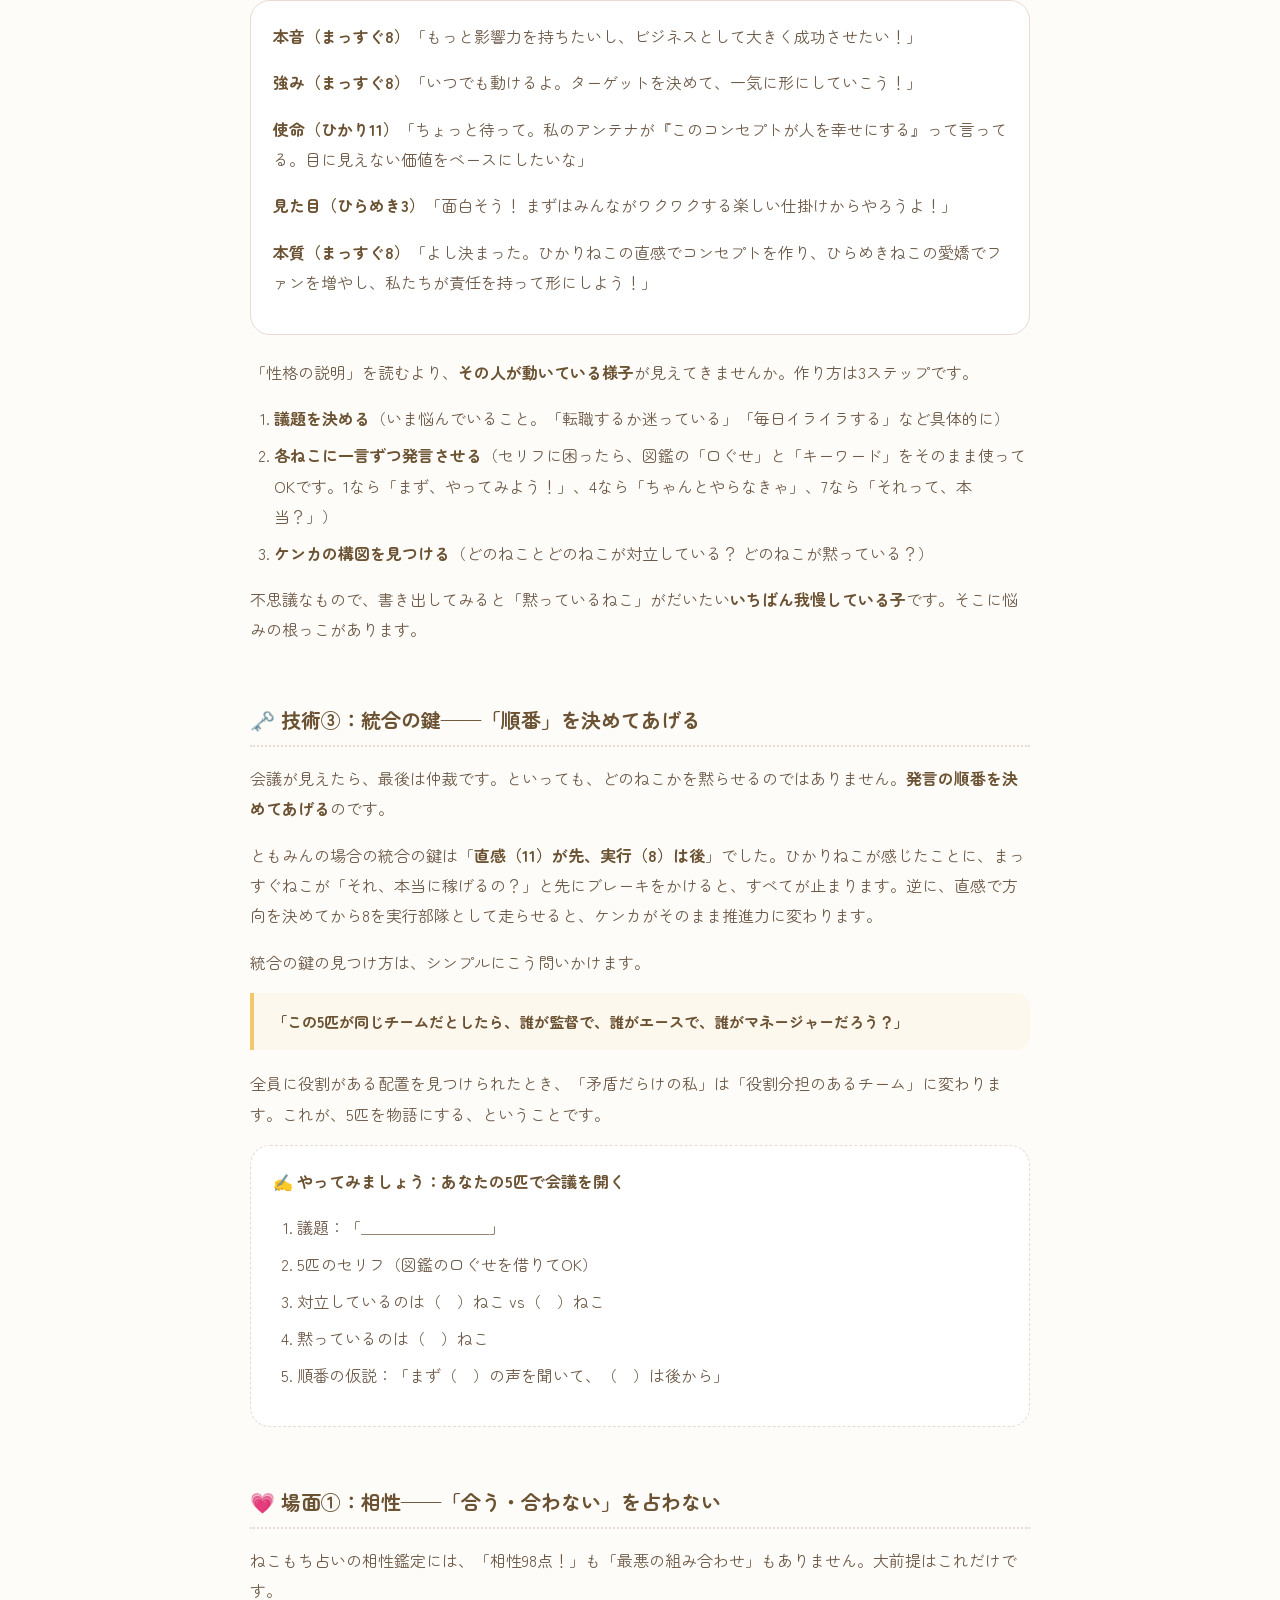
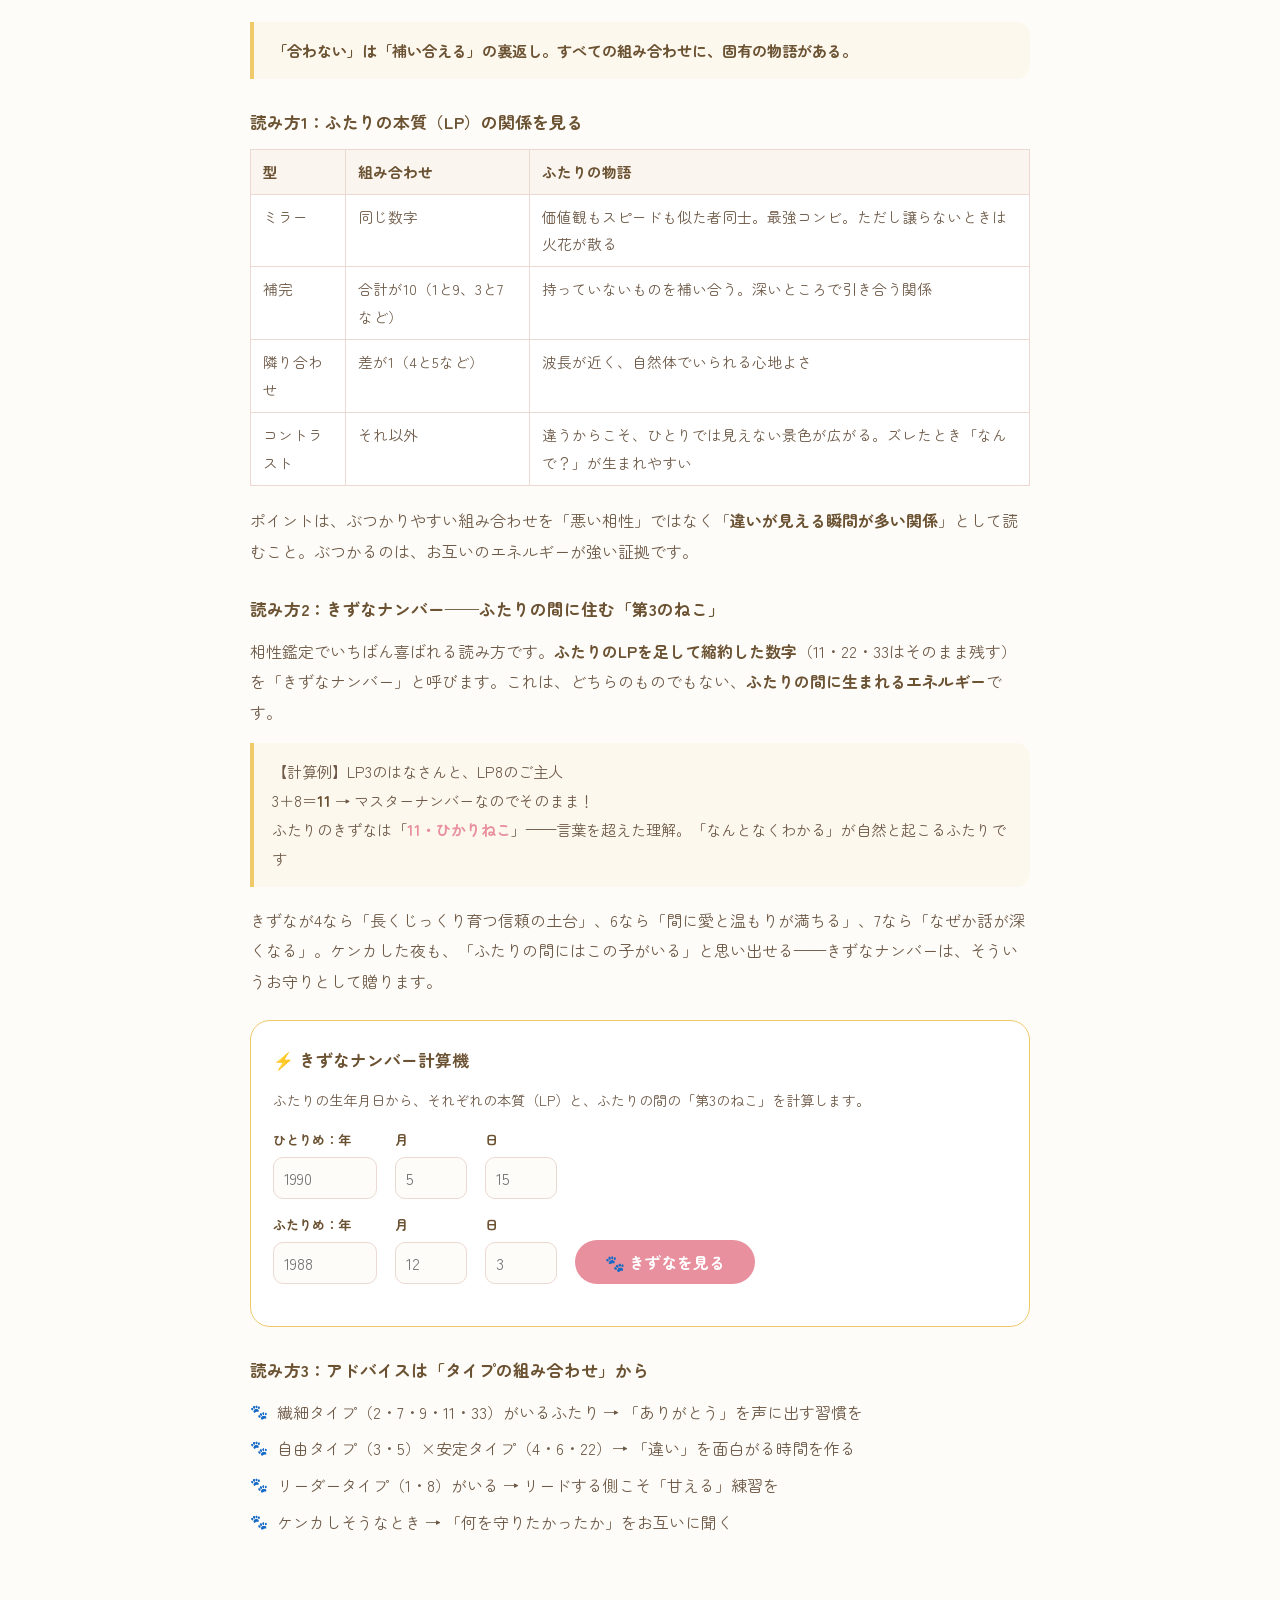
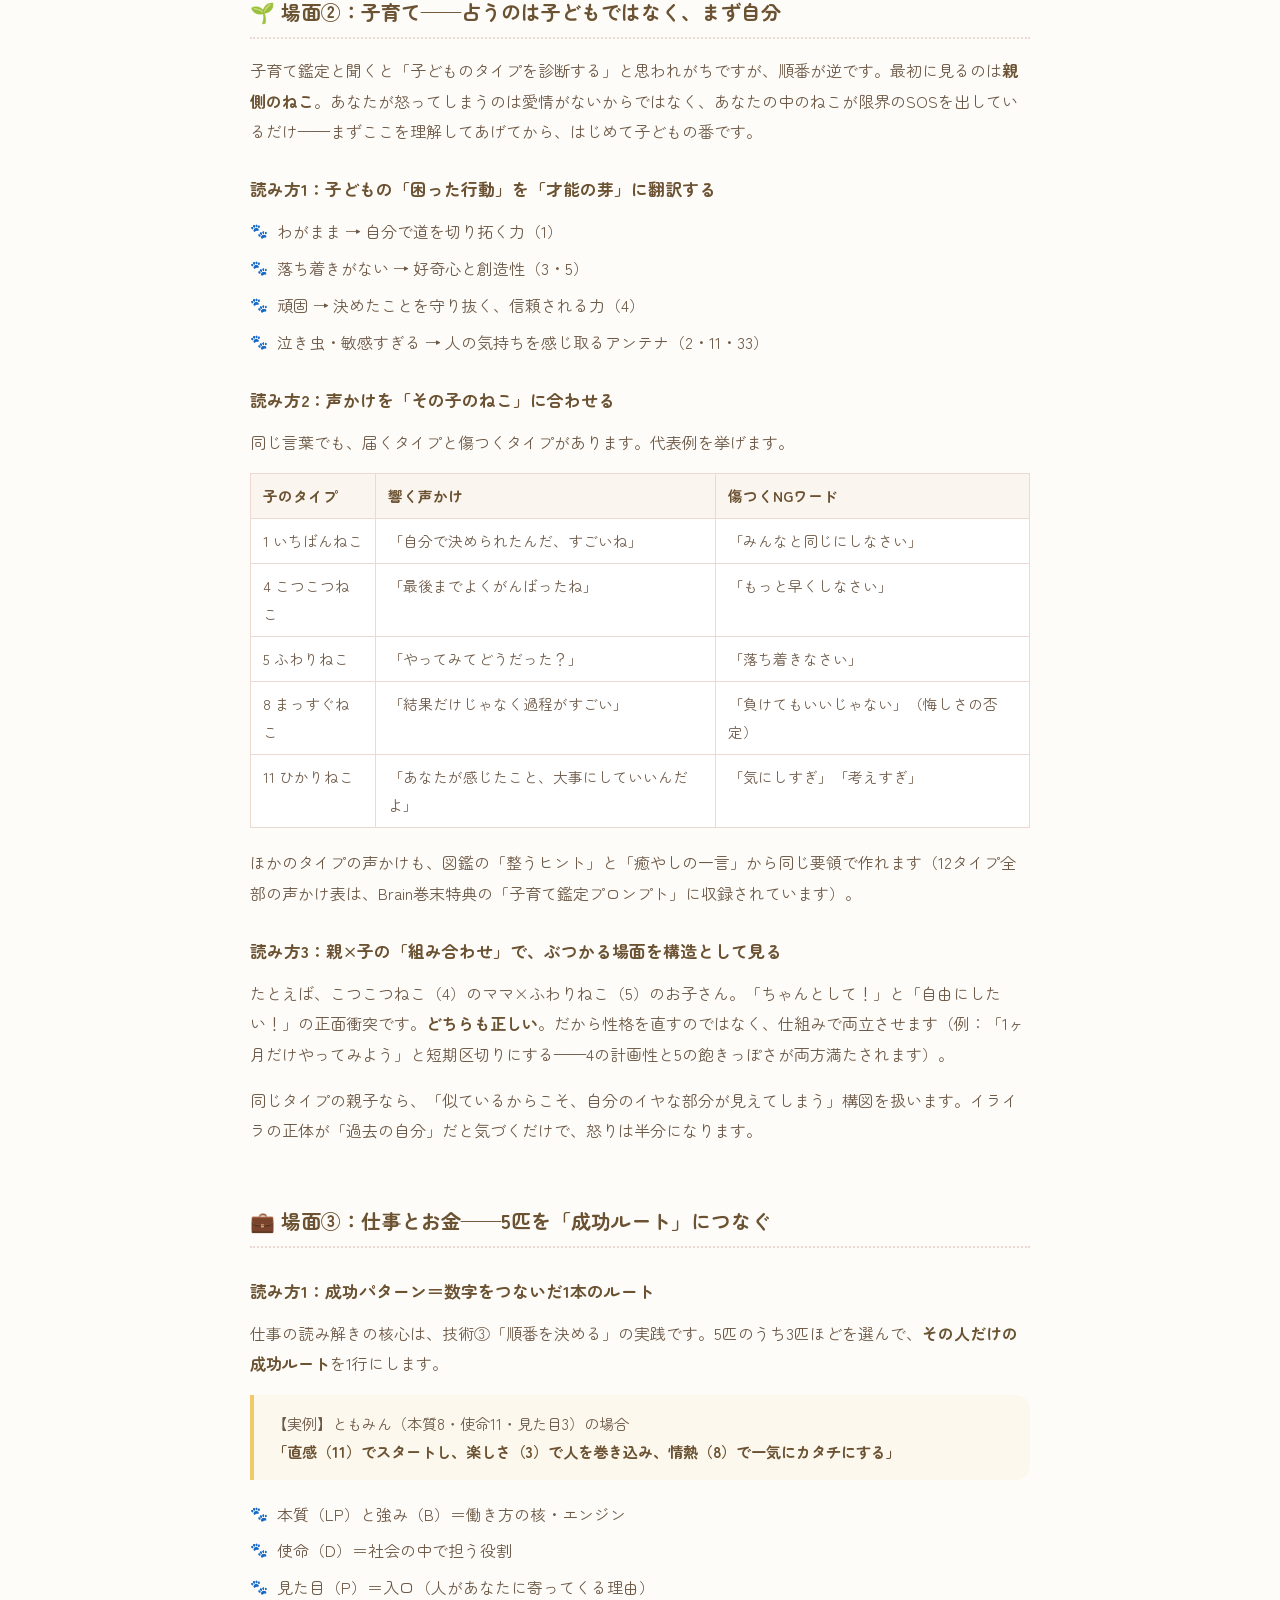
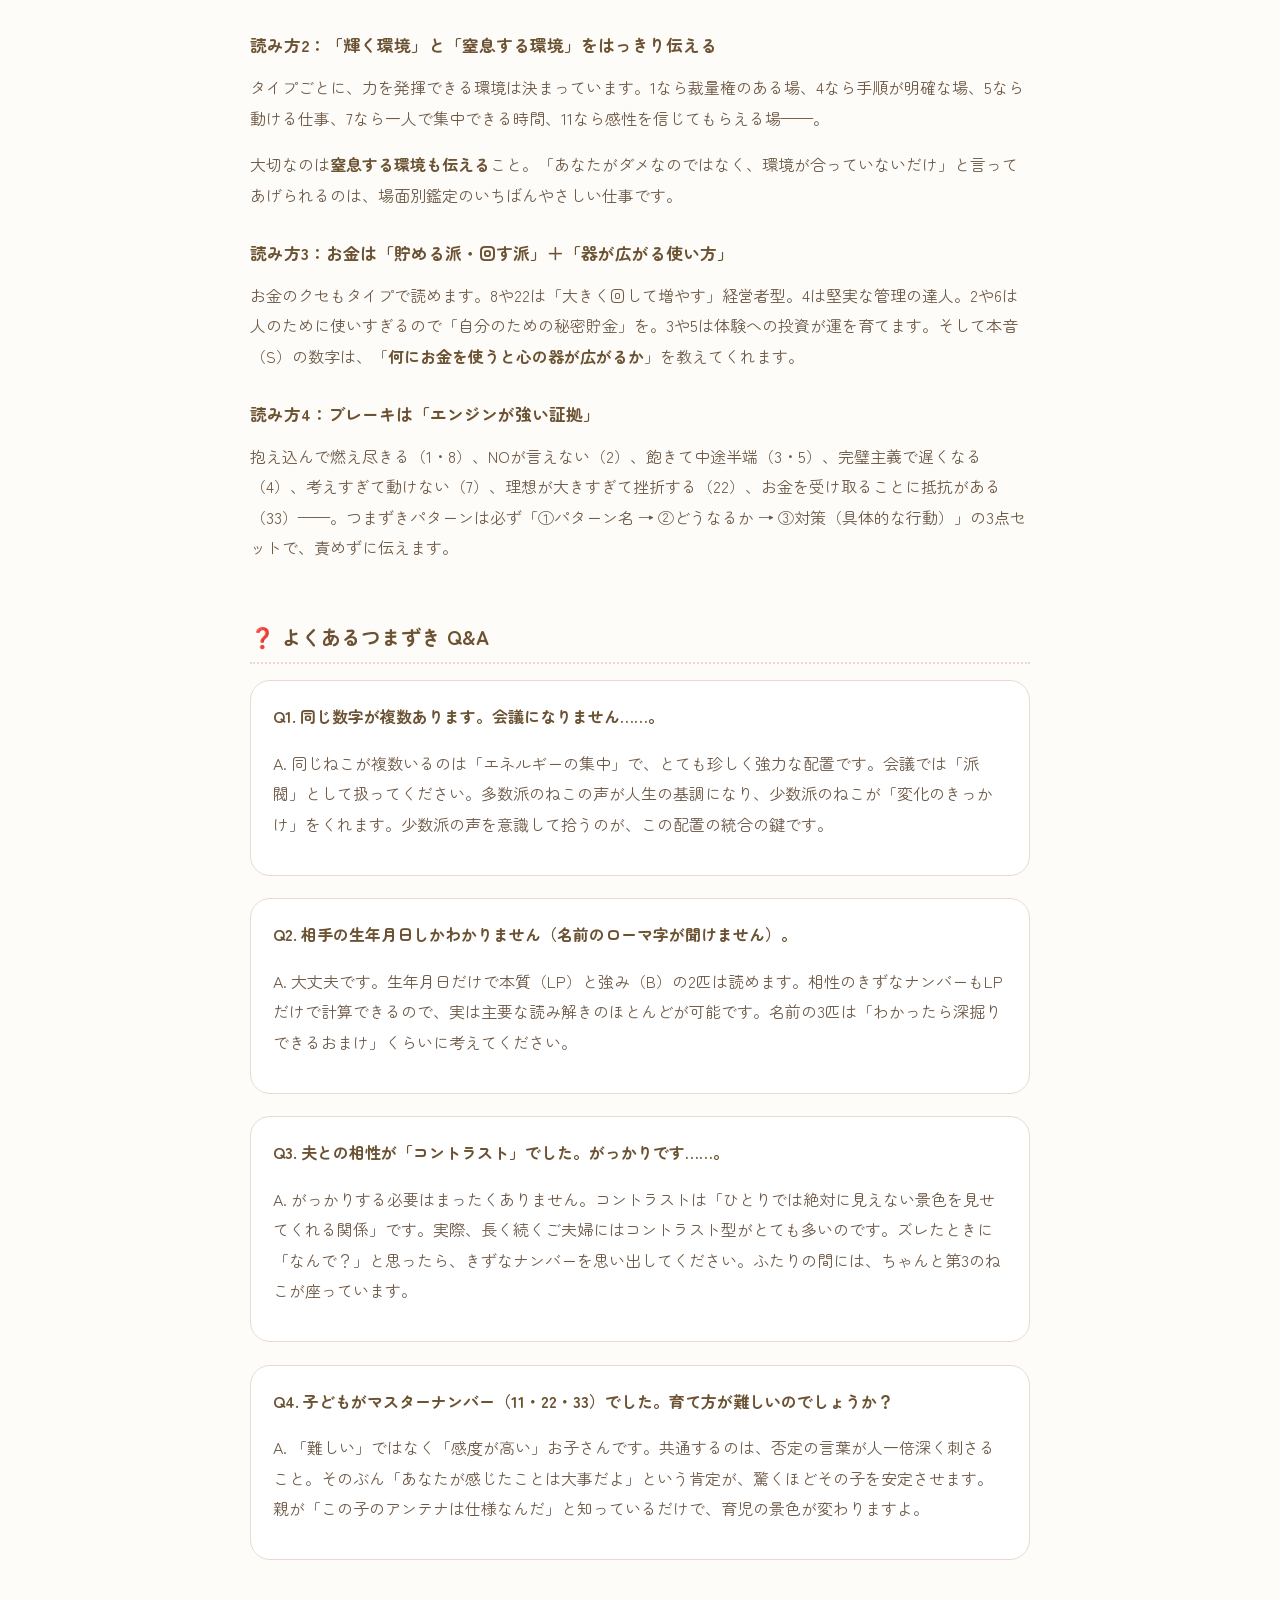
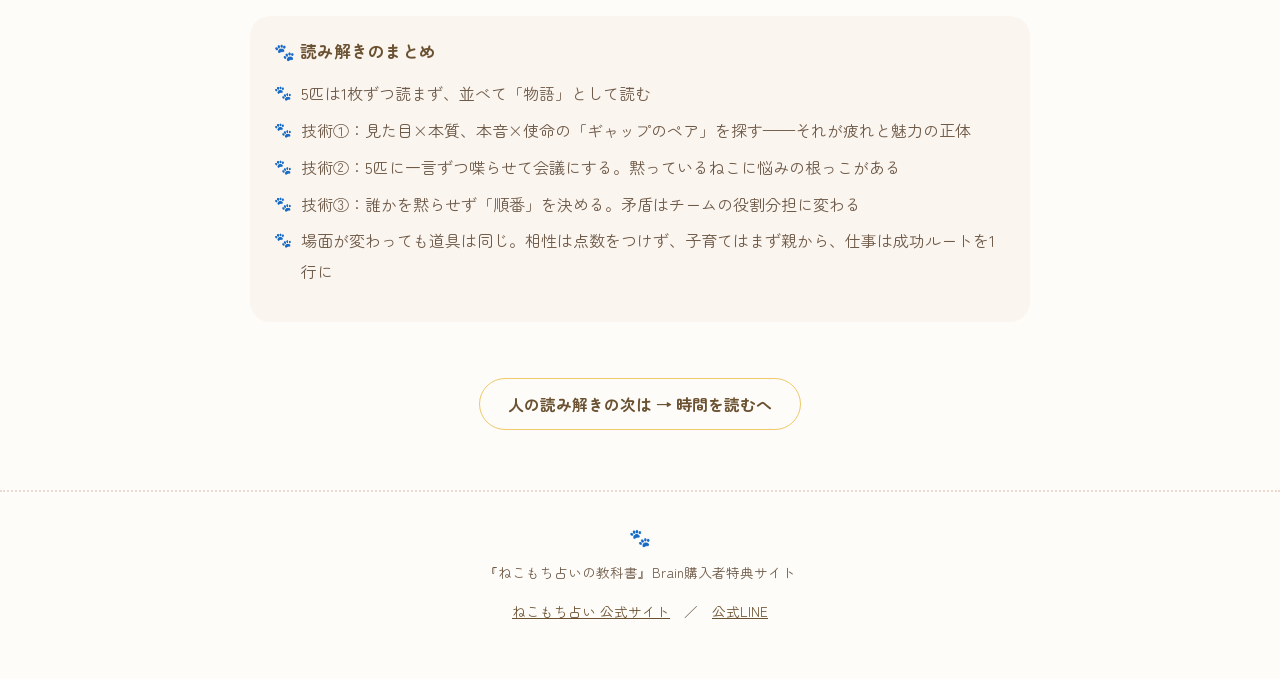
<file: kyokasho/yomitoki.html>
<!DOCTYPE html>
<html lang="ja">
<head>
<meta charset="UTF-8">
<meta name="viewport" content="width=device-width, initial-scale=1">
<meta name="robots" content="noindex, nofollow">
<title>読み解きの技術｜ねこもち占いの教科書</title>
<link rel="preconnect" href="https://fonts.googleapis.com">
<link href="https://fonts.googleapis.com/css2?family=Zen+Maru+Gothic:wght@400;700&display=swap" rel="stylesheet">
<link rel="stylesheet" href="style.css">
</head>
<body>

<header class="site-head">
  <p class="brand"><a href="index.html">🐾 ねこもち占いの教科書</a><span class="badge">Brain購入者特典</span></p>
  <nav class="site-nav">
    <a href="index.html">はじめに</a>
    <a href="keisan.html">計算編</a>
    <a href="zukan.html">12匹図鑑</a>
    <a href="yomitoki.html" class="current">読み解き</a>
    <a href="jikan.html">時間を読む</a>
    <a href="kantei.html">鑑定文</a>
  </nav>
</header>

<main>

<h1>🧶 読み解きの技術——5匹を「物語」にする</h1>
<p class="lead">図鑑で1匹ずつの性格はわかった。でも「5匹バラバラで、結局私がどういう人なのかわからない」——それで正解です。鑑定の面白さは、カードを1枚ずつ読むことではなく、<strong>5枚を並べて1つの物語として読む</strong>ところから始まります。このページでは、基本の3つの技術と、相性・子育て・仕事への応用をお伝えします🐾</p>

<section>
  <h2>🌊 大前提：「矛盾」ではなく「会議」</h2>
  <p>5匹を並べると、たいてい性格の合わない組み合わせが見つかります。自由に飛びたいふわりねこ（5）と、石橋を叩くこつこつねこ（4）。一人になりたいふしぎねこ（7）と、つながりたいなかよしねこ（2）。</p>
  <p>これを見て「私は矛盾している」と読むのは、間違いです。ねこもち占いでは、こう読みます。</p>
  <div class="quote"><strong>あなたの中で、毎日「5匹の会議」が開かれている。</strong></div>
  <p>モヤモヤするのは、会議が紛糾しているだけ。どのねこも、あなたを困らせたいのではなく、あなたを守ろうとして発言しています。読み解きとは、この会議の<strong>議事録を書いてあげる</strong>ことなのです。</p>
</section>

<section>
  <h2>🔑 技術①：ギャップを見つける</h2>
  <p>まず最初にやることは、5匹の中から<strong>ギャップのペア</strong>を探すことです。見る順番はこの2つ。</p>

  <h3>（1）見た目（P）× 本質（LP）＝「見られ方」と「素顔」のギャップ</h3>
  <ul class="paw">
    <li>見た目が「しっかり者の4」なのに本質が「自由な5」→「ちゃんとした人と思われて頼まれごとが増えるけれど、本当は逃げ出したい」</li>
    <li>見た目が「明るい3」なのに本質が「静かな7」→「ムードメーカー扱いされるけれど、帰り道はどっと疲れている」</li>
  </ul>
  <p>このギャップは、<strong>疲れの正体</strong>であると同時に<strong>魅力の正体</strong>でもあります。外向きのねこが働いてくれているから社会でうまくやれていて、でも働かせすぎると中のねこが鳴きはじめる、という構図です。</p>

  <h3>（2）本音（S）× 使命（D）＝「満たされたいこと」と「求められる役割」のギャップ</h3>
  <ul class="paw">
    <li>本音が「1番になりたい1」なのに使命が「支え役の2」→ 頼られるのに、心のどこかで物足りない</li>
    <li>本音が「守りたい6」なのに使命が「自由に動く5」→ 動き回る役割の中で、ふと寂しくなる</li>
  </ul>
  <p>ギャップのペアが見つかったら、図鑑のキーワードを使って一文にしてみてください。<strong>「外では〇〇に見られているけれど、本当は△△な人」</strong>——これだけで、もう鑑定文の骨格が1本できています。</p>
</section>

<section>
  <h2>🎭 技術②：5匹の作戦会議——ねこたちに喋らせる</h2>
  <p>ねこもち占いでいちばん愛されている技術です。5匹それぞれに、<strong>その数字らしいセリフを一言ずつ与えて、会議をさせます</strong>。</p>
  <p>実例として、ともみん自身の5匹で開いた「お仕事会議」をご紹介します。配置は、本質8・強み8・本音8（まっすぐねこが3匹！）、使命11（ひかりねこ）、見た目3（ひらめきねこ）です。</p>
  <div class="panel">
    <p><strong>本音（まっすぐ8）</strong>「もっと影響力を持ちたいし、ビジネスとして大きく成功させたい！」</p>
    <p><strong>強み（まっすぐ8）</strong>「いつでも動けるよ。ターゲットを決めて、一気に形にしていこう！」</p>
    <p><strong>使命（ひかり11）</strong>「ちょっと待って。私のアンテナが『このコンセプトが人を幸せにする』って言ってる。目に見えない価値をベースにしたいな」</p>
    <p><strong>見た目（ひらめき3）</strong>「面白そう！ まずはみんながワクワクする楽しい仕掛けからやろうよ！」</p>
    <p><strong>本質（まっすぐ8）</strong>「よし決まった。ひかりねこの直感でコンセプトを作り、ひらめきねこの愛嬌でファンを増やし、私たちが責任を持って形にしよう！」</p>
  </div>
  <p>「性格の説明」を読むより、<strong>その人が動いている様子</strong>が見えてきませんか。作り方は3ステップです。</p>
  <ol>
    <li><strong>議題を決める</strong>（いま悩んでいること。「転職するか迷っている」「毎日イライラする」など具体的に）</li>
    <li><strong>各ねこに一言ずつ発言させる</strong>（セリフに困ったら、図鑑の「口ぐせ」と「キーワード」をそのまま使ってOKです。1なら「まず、やってみよう！」、4なら「ちゃんとやらなきゃ」、7なら「それって、本当？」）</li>
    <li><strong>ケンカの構図を見つける</strong>（どのねことどのねこが対立している？ どのねこが黙っている？）</li>
  </ol>
  <p>不思議なもので、書き出してみると「黙っているねこ」がだいたい<strong>いちばん我慢している子</strong>です。そこに悩みの根っこがあります。</p>
</section>

<section>
  <h2>🗝️ 技術③：統合の鍵——「順番」を決めてあげる</h2>
  <p>会議が見えたら、最後は仲裁です。といっても、どのねこかを黙らせるのではありません。<strong>発言の順番を決めてあげる</strong>のです。</p>
  <p>ともみんの場合の統合の鍵は「<strong>直感（11）が先、実行（8）は後</strong>」でした。ひかりねこが感じたことに、まっすぐねこが「それ、本当に稼げるの？」と先にブレーキをかけると、すべてが止まります。逆に、直感で方向を決めてから8を実行部隊として走らせると、ケンカがそのまま推進力に変わります。</p>
  <p>統合の鍵の見つけ方は、シンプルにこう問いかけます。</p>
  <div class="quote"><strong>「この5匹が同じチームだとしたら、誰が監督で、誰がエースで、誰がマネージャーだろう？」</strong></div>
  <p>全員に役割がある配置を見つけられたとき、「矛盾だらけの私」は「役割分担のあるチーム」に変わります。これが、5匹を物語にする、ということです。</p>

  <div class="panel note">
    <p><strong>✍️ やってみましょう：あなたの5匹で会議を開く</strong></p>
    <ol>
      <li>議題：「＿＿＿＿＿＿＿＿」</li>
      <li>5匹のセリフ（図鑑の口ぐせを借りてOK）</li>
      <li>対立しているのは（　）ねこ vs（　）ねこ</li>
      <li>黙っているのは（　）ねこ</li>
      <li>順番の仮説：「まず（　）の声を聞いて、（　）は後から」</li>
    </ol>
  </div>
</section>

<section>
  <h2>💗 場面①：相性——「合う・合わない」を占わない</h2>
  <p>ねこもち占いの相性鑑定には、「相性98点！」も「最悪の組み合わせ」もありません。大前提はこれだけです。</p>
  <div class="quote"><strong>「合わない」は「補い合える」の裏返し。すべての組み合わせに、固有の物語がある。</strong></div>

  <h3>読み方1：ふたりの本質（LP）の関係を見る</h3>
  <div class="table-wrap">
    <table>
      <tr><th>型</th><th>組み合わせ</th><th>ふたりの物語</th></tr>
      <tr><td>ミラー</td><td>同じ数字</td><td>価値観もスピードも似た者同士。最強コンビ。ただし譲らないときは火花が散る</td></tr>
      <tr><td>補完</td><td>合計が10（1と9、3と7など）</td><td>持っていないものを補い合う。深いところで引き合う関係</td></tr>
      <tr><td>隣り合わせ</td><td>差が1（4と5など）</td><td>波長が近く、自然体でいられる心地よさ</td></tr>
      <tr><td>コントラスト</td><td>それ以外</td><td>違うからこそ、ひとりでは見えない景色が広がる。ズレたとき「なんで？」が生まれやすい</td></tr>
    </table>
  </div>
  <p>ポイントは、ぶつかりやすい組み合わせを「悪い相性」ではなく「<strong>違いが見える瞬間が多い関係</strong>」として読むこと。ぶつかるのは、お互いのエネルギーが強い証拠です。</p>

  <h3>読み方2：きずなナンバー——ふたりの間に住む「第3のねこ」</h3>
  <p>相性鑑定でいちばん喜ばれる読み方です。<strong>ふたりのLPを足して縮約した数字</strong>（11・22・33はそのまま残す）を「きずなナンバー」と呼びます。これは、どちらのものでもない、<strong>ふたりの間に生まれるエネルギー</strong>です。</p>
  <div class="quote">【計算例】LP3のはなさんと、LP8のご主人<br>3＋8＝<strong>11</strong> → マスターナンバーなのでそのまま！<br>ふたりのきずなは「<em>11・ひかりねこ</em>」——言葉を超えた理解。「なんとなくわかる」が自然と起こるふたりです</div>
  <p>きずなが4なら「長くじっくり育つ信頼の土台」、6なら「間に愛と温もりが満ちる」、7なら「なぜか話が深くなる」。ケンカした夜も、「ふたりの間にはこの子がいる」と思い出せる——きずなナンバーは、そういうお守りとして贈ります。</p>

  <div class="tool">
    <h3>⚡ きずなナンバー計算機</h3>
    <p style="font-size:.88rem">ふたりの生年月日から、それぞれの本質（LP）と、ふたりの間の「第3のねこ」を計算します。</p>
    <div class="fields">
      <div><label>ひとりめ：年</label><input type="number" id="a-year" class="w-year" placeholder="1990" min="1900" max="2100"></div>
      <div><label>月</label><input type="number" id="a-month" class="w-md" placeholder="5" min="1" max="12"></div>
      <div><label>日</label><input type="number" id="a-day" class="w-md" placeholder="15" min="1" max="31"></div>
    </div>
    <div class="fields">
      <div><label>ふたりめ：年</label><input type="number" id="b-year" class="w-year" placeholder="1988" min="1900" max="2100"></div>
      <div><label>月</label><input type="number" id="b-month" class="w-md" placeholder="12" min="1" max="12"></div>
      <div><label>日</label><input type="number" id="b-day" class="w-md" placeholder="3" min="1" max="31"></div>
      <div><button id="kizuna-run">🐾 きずなを見る</button></div>
    </div>
    <div id="kizuna-out" class="result"></div>
  </div>

  <h3>読み方3：アドバイスは「タイプの組み合わせ」から</h3>
  <ul class="paw">
    <li>繊細タイプ（2・7・9・11・33）がいるふたり → 「ありがとう」を声に出す習慣を</li>
    <li>自由タイプ（3・5）×安定タイプ（4・6・22）→ 「違い」を面白がる時間を作る</li>
    <li>リーダータイプ（1・8）がいる → リードする側こそ「甘える」練習を</li>
    <li>ケンカしそうなとき → 「何を守りたかったか」をお互いに聞く</li>
  </ul>
</section>

<section>
  <h2>🌱 場面②：子育て——占うのは子どもではなく、まず自分</h2>
  <p>子育て鑑定と聞くと「子どものタイプを診断する」と思われがちですが、順番が逆です。最初に見るのは<strong>親側のねこ</strong>。あなたが怒ってしまうのは愛情がないからではなく、あなたの中のねこが限界のSOSを出しているだけ——まずここを理解してあげてから、はじめて子どもの番です。</p>

  <h3>読み方1：子どもの「困った行動」を「才能の芽」に翻訳する</h3>
  <ul class="paw">
    <li>わがまま → 自分で道を切り拓く力（1）</li>
    <li>落ち着きがない → 好奇心と創造性（3・5）</li>
    <li>頑固 → 決めたことを守り抜く、信頼される力（4）</li>
    <li>泣き虫・敏感すぎる → 人の気持ちを感じ取るアンテナ（2・11・33）</li>
  </ul>

  <h3>読み方2：声かけを「その子のねこ」に合わせる</h3>
  <p>同じ言葉でも、届くタイプと傷つくタイプがあります。代表例を挙げます。</p>
  <div class="table-wrap">
    <table>
      <tr><th>子のタイプ</th><th>響く声かけ</th><th>傷つくNGワード</th></tr>
      <tr><td>1 いちばんねこ</td><td>「自分で決められたんだ、すごいね」</td><td>「みんなと同じにしなさい」</td></tr>
      <tr><td>4 こつこつねこ</td><td>「最後までよくがんばったね」</td><td>「もっと早くしなさい」</td></tr>
      <tr><td>5 ふわりねこ</td><td>「やってみてどうだった？」</td><td>「落ち着きなさい」</td></tr>
      <tr><td>8 まっすぐねこ</td><td>「結果だけじゃなく過程がすごい」</td><td>「負けてもいいじゃない」（悔しさの否定）</td></tr>
      <tr><td>11 ひかりねこ</td><td>「あなたが感じたこと、大事にしていいんだよ」</td><td>「気にしすぎ」「考えすぎ」</td></tr>
    </table>
  </div>
  <p>ほかのタイプの声かけも、図鑑の「整うヒント」と「癒やしの一言」から同じ要領で作れます（12タイプ全部の声かけ表は、Brain巻末特典の「子育て鑑定プロンプト」に収録されています）。</p>

  <h3>読み方3：親×子の「組み合わせ」で、ぶつかる場面を構造として見る</h3>
  <p>たとえば、こつこつねこ（4）のママ×ふわりねこ（5）のお子さん。「ちゃんとして！」と「自由にしたい！」の正面衝突です。<strong>どちらも正しい</strong>。だから性格を直すのではなく、仕組みで両立させます（例：「1ヶ月だけやってみよう」と短期区切りにする——4の計画性と5の飽きっぽさが両方満たされます）。</p>
  <p>同じタイプの親子なら、「似ているからこそ、自分のイヤな部分が見えてしまう」構図を扱います。イライラの正体が「過去の自分」だと気づくだけで、怒りは半分になります。</p>
</section>

<section>
  <h2>💼 場面③：仕事とお金——5匹を「成功ルート」につなぐ</h2>

  <h3>読み方1：成功パターン＝数字をつないだ1本のルート</h3>
  <p>仕事の読み解きの核心は、技術③「順番を決める」の実践です。5匹のうち3匹ほどを選んで、<strong>その人だけの成功ルート</strong>を1行にします。</p>
  <div class="quote">【実例】ともみん（本質8・使命11・見た目3）の場合<br><strong>「直感（11）でスタートし、楽しさ（3）で人を巻き込み、情熱（8）で一気にカタチにする」</strong></div>
  <ul class="paw">
    <li>本質（LP）と強み（B）＝働き方の核・エンジン</li>
    <li>使命（D）＝社会の中で担う役割</li>
    <li>見た目（P）＝入口（人があなたに寄ってくる理由）</li>
  </ul>

  <h3>読み方2：「輝く環境」と「窒息する環境」をはっきり伝える</h3>
  <p>タイプごとに、力を発揮できる環境は決まっています。1なら裁量権のある場、4なら手順が明確な場、5なら動ける仕事、7なら一人で集中できる時間、11なら感性を信じてもらえる場——。</p>
  <p>大切なのは<strong>窒息する環境も伝える</strong>こと。「あなたがダメなのではなく、環境が合っていないだけ」と言ってあげられるのは、場面別鑑定のいちばんやさしい仕事です。</p>

  <h3>読み方3：お金は「貯める派・回す派」＋「器が広がる使い方」</h3>
  <p>お金のクセもタイプで読めます。8や22は「大きく回して増やす」経営者型。4は堅実な管理の達人。2や6は人のために使いすぎるので「自分のための秘密貯金」を。3や5は体験への投資が運を育てます。そして本音（S）の数字は、「<strong>何にお金を使うと心の器が広がるか</strong>」を教えてくれます。</p>

  <h3>読み方4：ブレーキは「エンジンが強い証拠」</h3>
  <p>抱え込んで燃え尽きる（1・8）、NOが言えない（2）、飽きて中途半端（3・5）、完璧主義で遅くなる（4）、考えすぎて動けない（7）、理想が大きすぎて挫折する（22）、お金を受け取ることに抵抗がある（33）——。つまずきパターンは必ず「①パターン名 → ②どうなるか → ③対策（具体的な行動）」の3点セットで、責めずに伝えます。</p>
</section>

<section>
  <h2>❓ よくあるつまずき Q&amp;A</h2>
  <div class="panel">
    <p><strong>Q1. 同じ数字が複数あります。会議になりません……。</strong></p>
    <p>A. 同じねこが複数いるのは「エネルギーの集中」で、とても珍しく強力な配置です。会議では「派閥」として扱ってください。多数派のねこの声が人生の基調になり、少数派のねこが「変化のきっかけ」をくれます。少数派の声を意識して拾うのが、この配置の統合の鍵です。</p>
  </div>
  <div class="panel">
    <p><strong>Q2. 相手の生年月日しかわかりません（名前のローマ字が聞けません）。</strong></p>
    <p>A. 大丈夫です。生年月日だけで本質（LP）と強み（B）の2匹は読めます。相性のきずなナンバーもLPだけで計算できるので、実は主要な読み解きのほとんどが可能です。名前の3匹は「わかったら深掘りできるおまけ」くらいに考えてください。</p>
  </div>
  <div class="panel">
    <p><strong>Q3. 夫との相性が「コントラスト」でした。がっかりです……。</strong></p>
    <p>A. がっかりする必要はまったくありません。コントラストは「ひとりでは絶対に見えない景色を見せてくれる関係」です。実際、長く続くご夫婦にはコントラスト型がとても多いのです。ズレたときに「なんで？」と思ったら、きずなナンバーを思い出してください。ふたりの間には、ちゃんと第3のねこが座っています。</p>
  </div>
  <div class="panel">
    <p><strong>Q4. 子どもがマスターナンバー（11・22・33）でした。育て方が難しいのでしょうか？</strong></p>
    <p>A. 「難しい」ではなく「感度が高い」お子さんです。共通するのは、否定の言葉が人一倍深く刺さること。そのぶん「あなたが感じたことは大事だよ」という肯定が、驚くほどその子を安定させます。親が「この子のアンテナは仕様なんだ」と知っているだけで、育児の景色が変わりますよ。</p>
  </div>
</section>

<section class="matome">
  <h3>🐾 読み解きのまとめ</h3>
  <ul class="paw">
    <li>5匹は1枚ずつ読まず、並べて「物語」として読む</li>
    <li>技術①：見た目×本質、本音×使命の「ギャップのペア」を探す——それが疲れと魅力の正体</li>
    <li>技術②：5匹に一言ずつ喋らせて会議にする。黙っているねこに悩みの根っこがある</li>
    <li>技術③：誰かを黙らせず「順番」を決める。矛盾はチームの役割分担に変わる</li>
    <li>場面が変わっても道具は同じ。相性は点数をつけず、子育てはまず親から、仕事は成功ルートを1行に</li>
  </ul>
</section>

<div class="page-next"><a href="jikan.html">人の読み解きの次は → 時間を読むへ</a></div>

</main>

<footer>
  <div class="paw">🐾</div>
  <p>『ねこもち占いの教科書』Brain購入者特典サイト</p>
  <p><a href="https://tomominblog.github.io/nekomochi-uranai/">ねこもち占い 公式サイト</a>　／　<a href="https://lin.ee/fwo76">公式LINE</a></p>
</footer>

<script src="nekomochi.js"></script>
<script>
document.getElementById("kizuna-run").addEventListener("click", function () {
  var out = document.getElementById("kizuna-out");
  var ay = Number(document.getElementById("a-year").value);
  var am = Number(document.getElementById("a-month").value);
  var ad = Number(document.getElementById("a-day").value);
  var by = Number(document.getElementById("b-year").value);
  var bm = Number(document.getElementById("b-month").value);
  var bd = Number(document.getElementById("b-day").value);

  var err = validateBirth(ay, am, ad) || validateBirth(by, bm, bd);
  if (err) { out.innerHTML = '<p class="error">' + err + "</p>"; return; }

  var lp1 = calcAllNumbers(ay, am, ad, "").lp;
  var lp2 = calcAllNumbers(by, bm, bd, "").lp;
  var kizuna = calcKizuna(lp1, lp2);
  var rel = relationType(lp1, lp2);

  var html =
    '<div class="kensan">ひとりめの本質：<em>' + lp1 + "・" + NEKO_TYPES[lp1].name + "</em>　／　ふたりめの本質：<em>" + lp2 + "・" + NEKO_TYPES[lp2].name + "</em><br>" +
    "ふたりの関係の型：<strong>" + rel.name + "</strong> — " + rel.desc + "</div>" +
    '<div class="slot-card slot4">' +
      '<div class="num-badge">絆</div>' +
      '<img src="../img/cat_' + kizuna + '.png" alt="' + NEKO_TYPES[kizuna].name + '">' +
      '<div class="body">' +
        '<div class="role">きずなナンバー — ふたりの間に住む「第3のねこ」</div>' +
        '<div class="neko-name"><span class="n">' + kizuna + "</span>・" + NEKO_TYPES[kizuna].name + "</div>" +
        '<div class="catch">' + NEKO_TYPES[kizuna].catch + "</div>" +
        '<div class="more"><a href="zukan.html#type-' + kizuna + '">→ 図鑑でくわしく見る</a></div>' +
      "</div></div>";
  out.innerHTML = html;
});
</script>

</body>
</html>
</file>
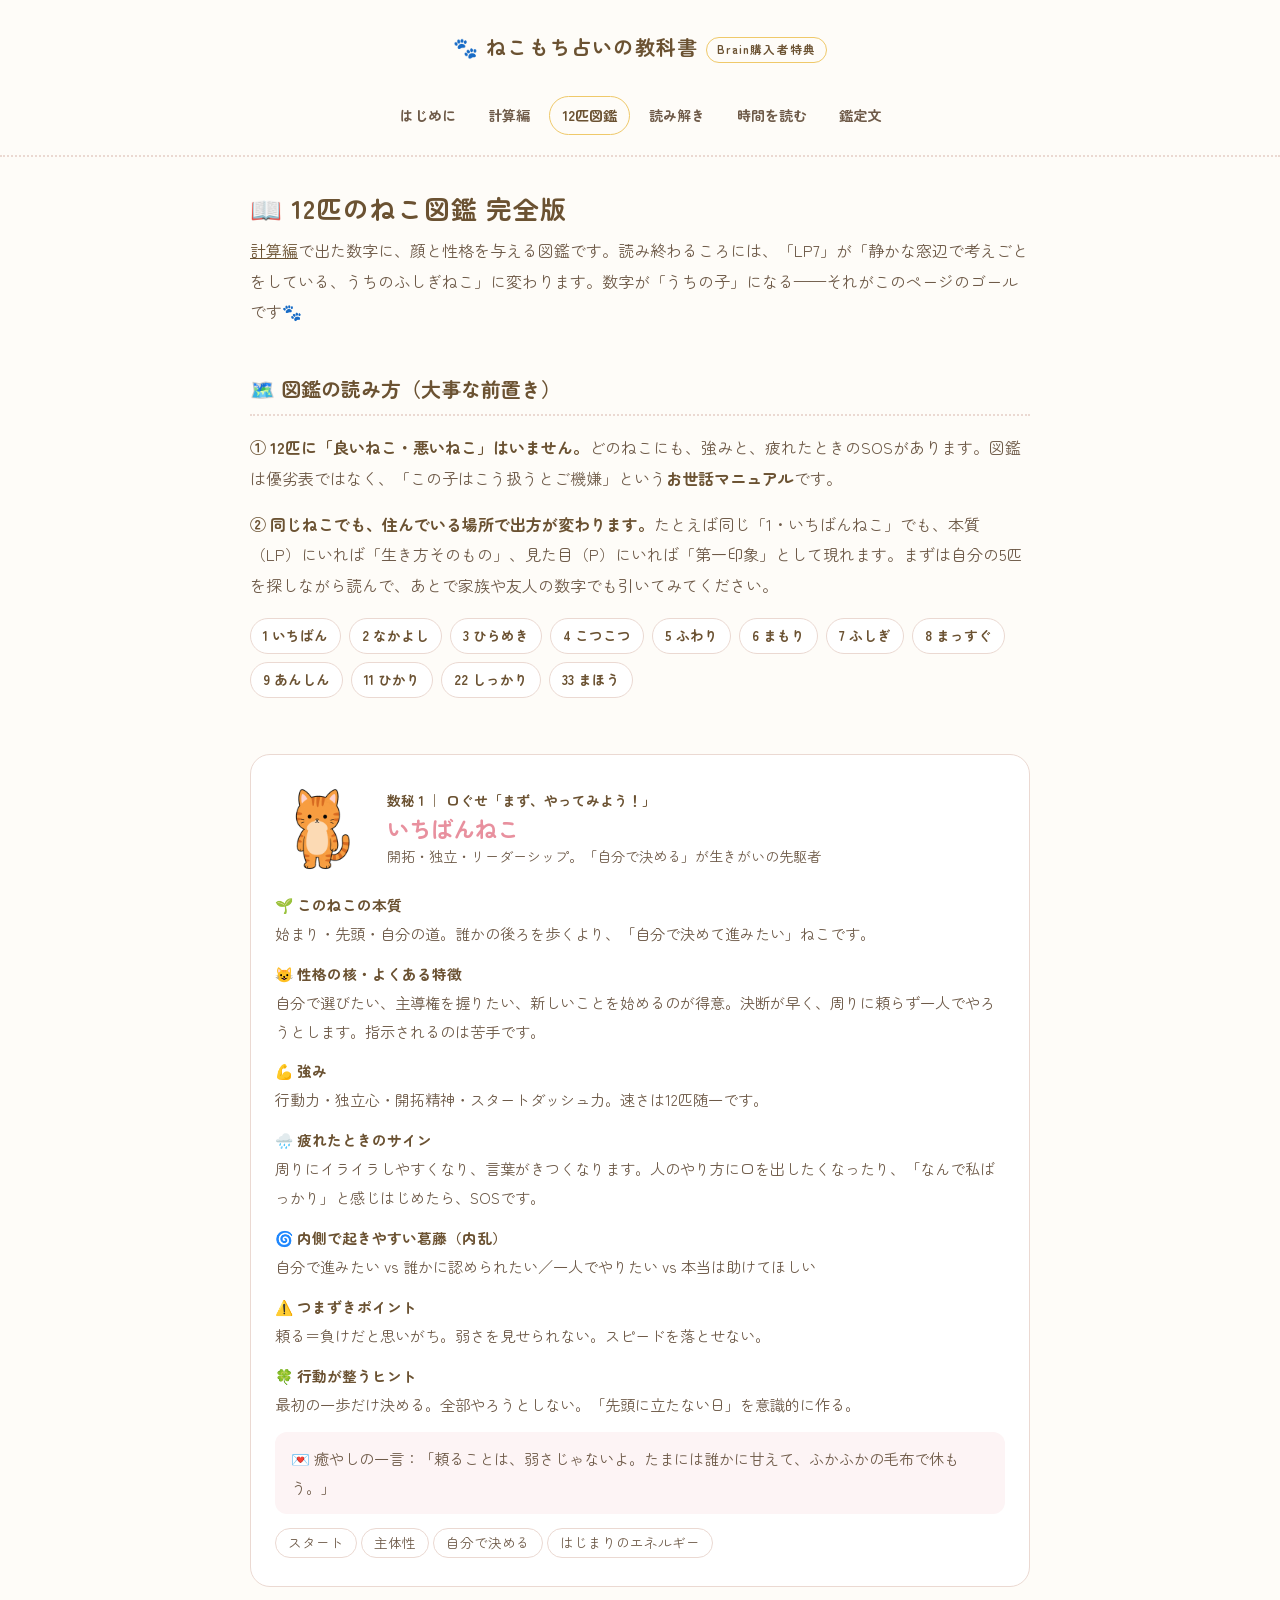
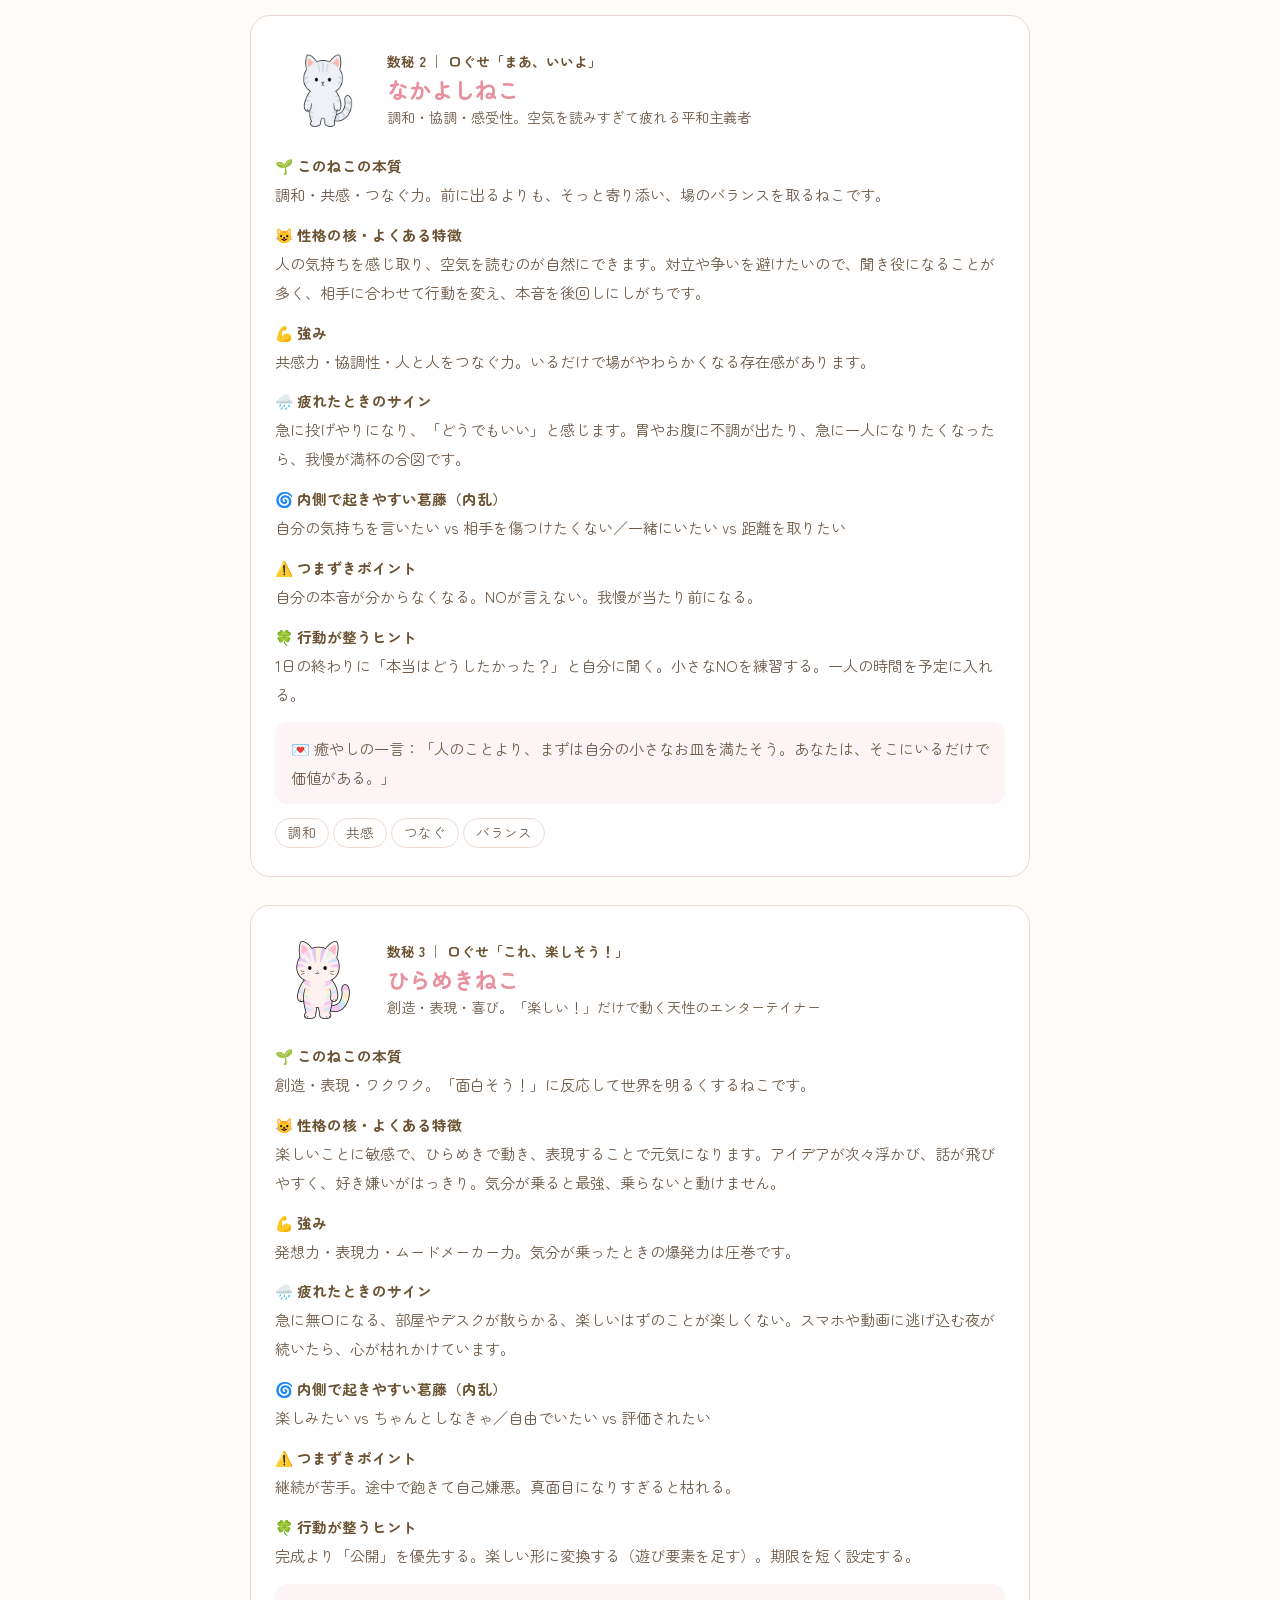
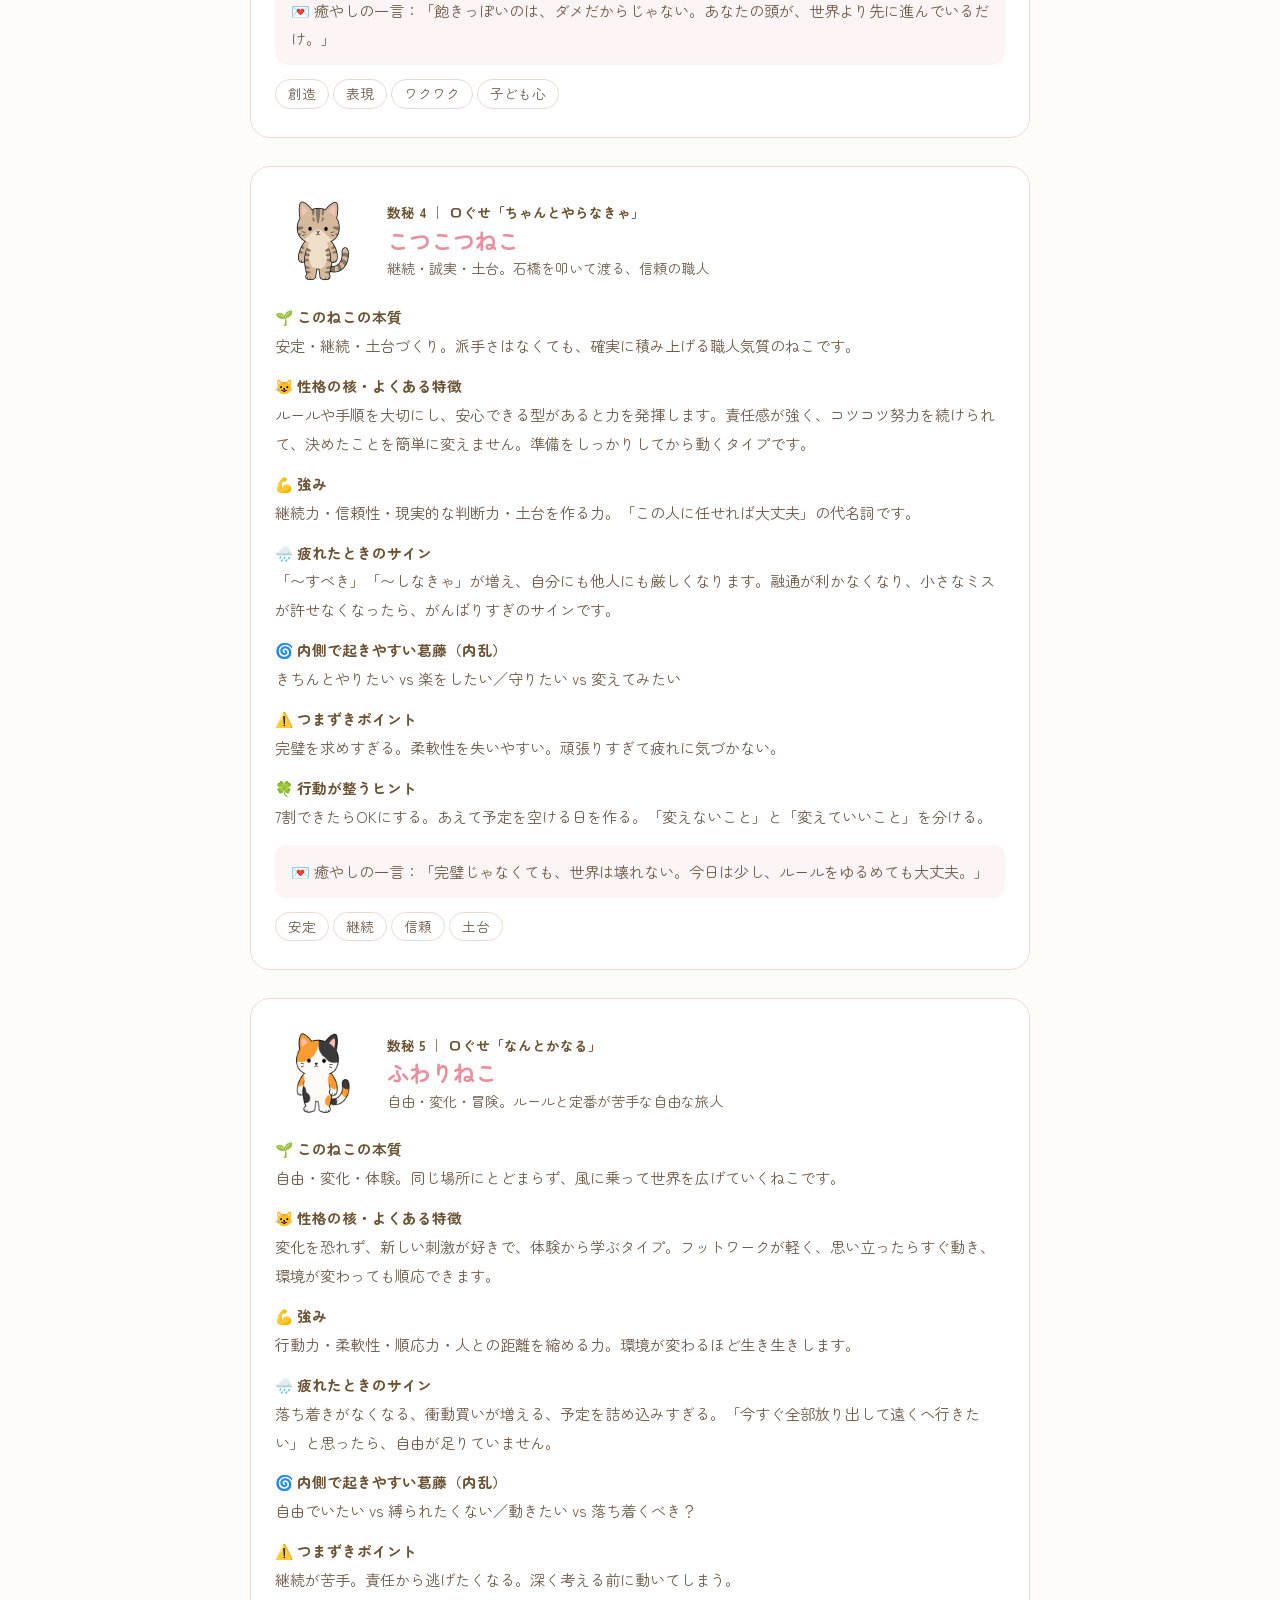
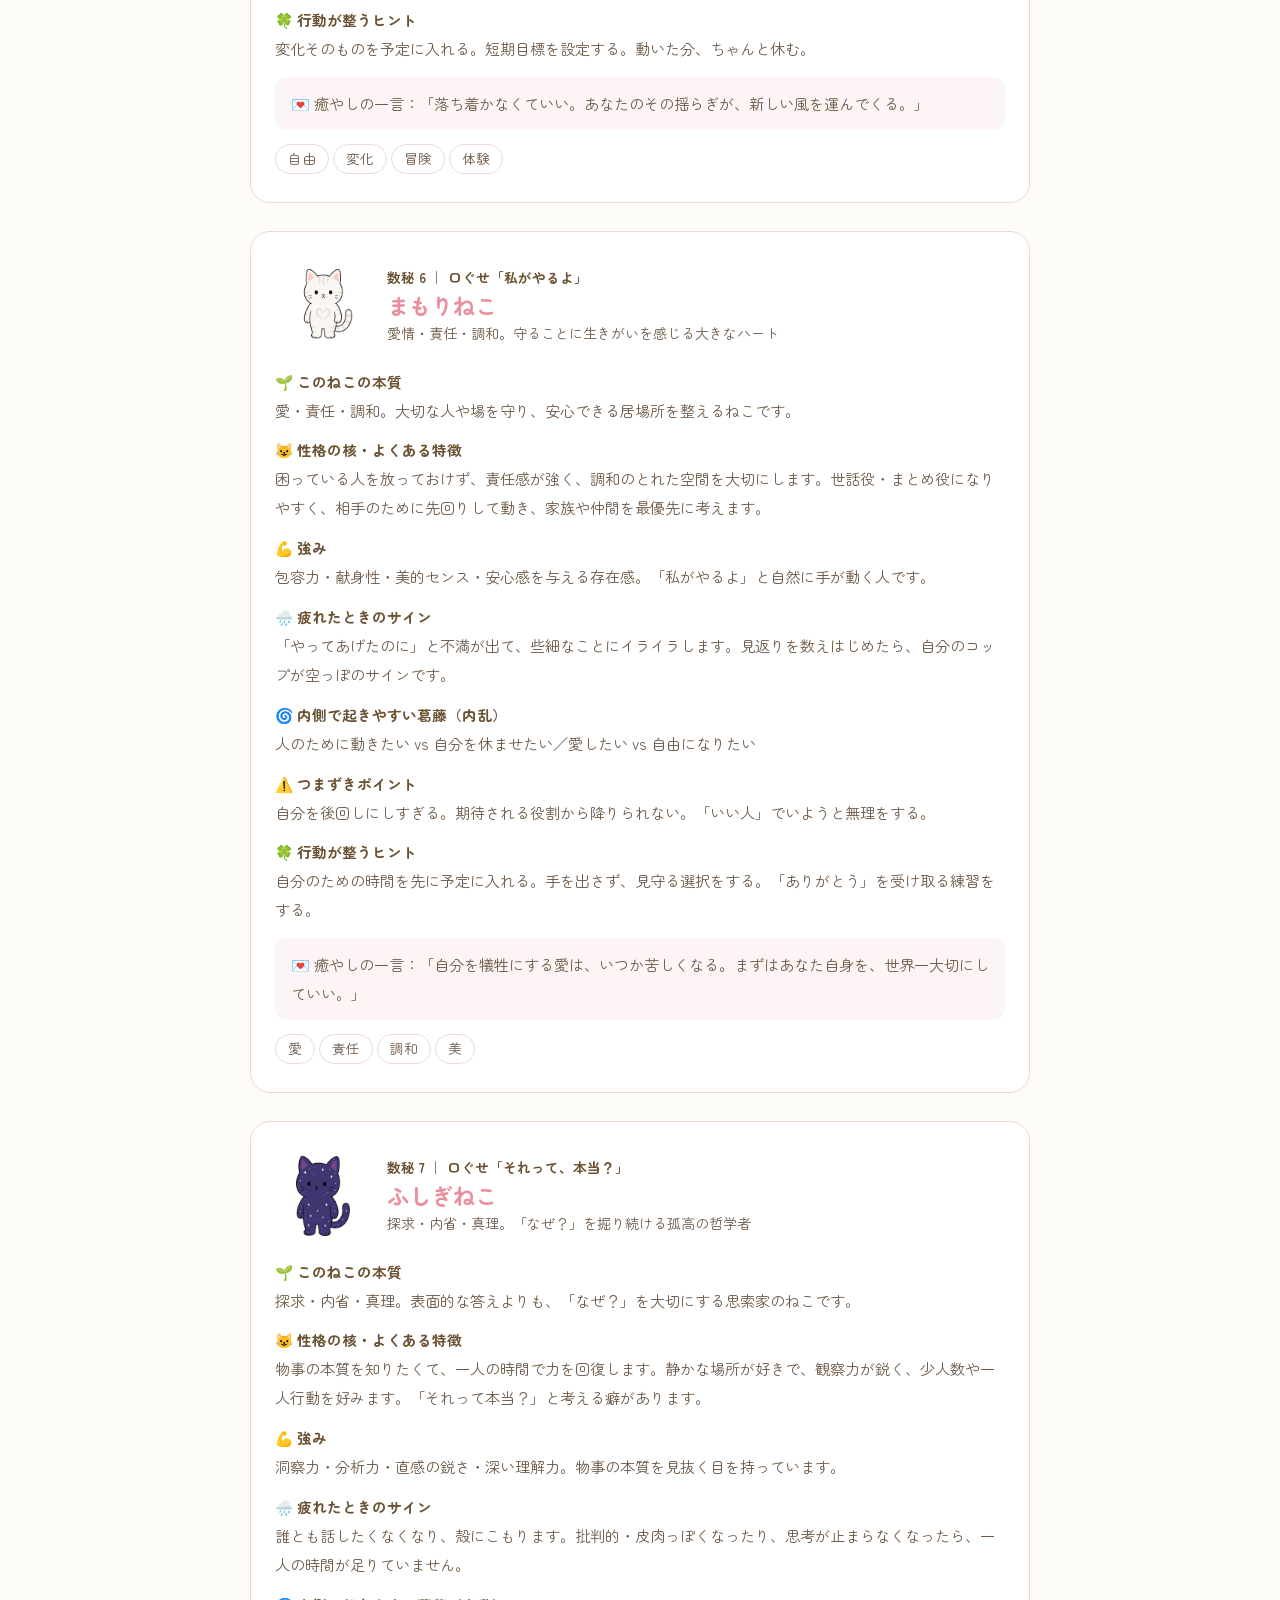
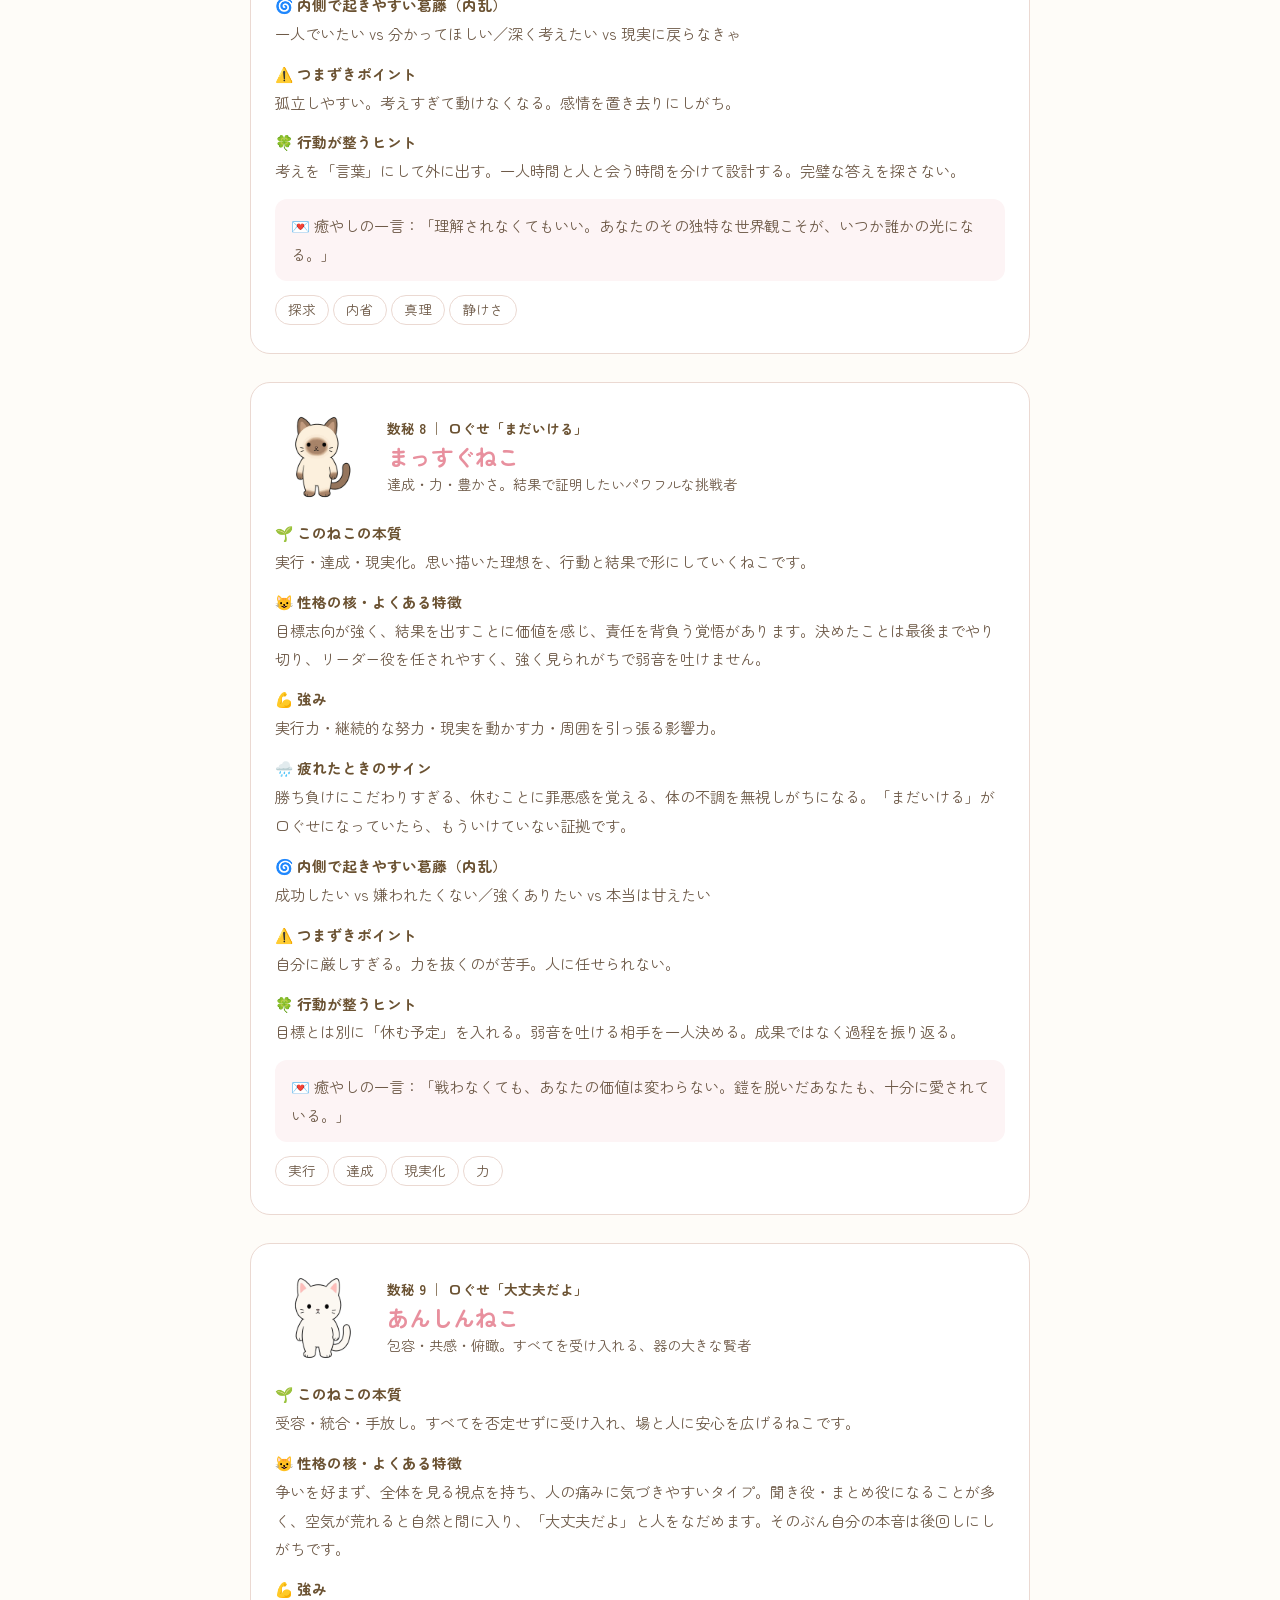
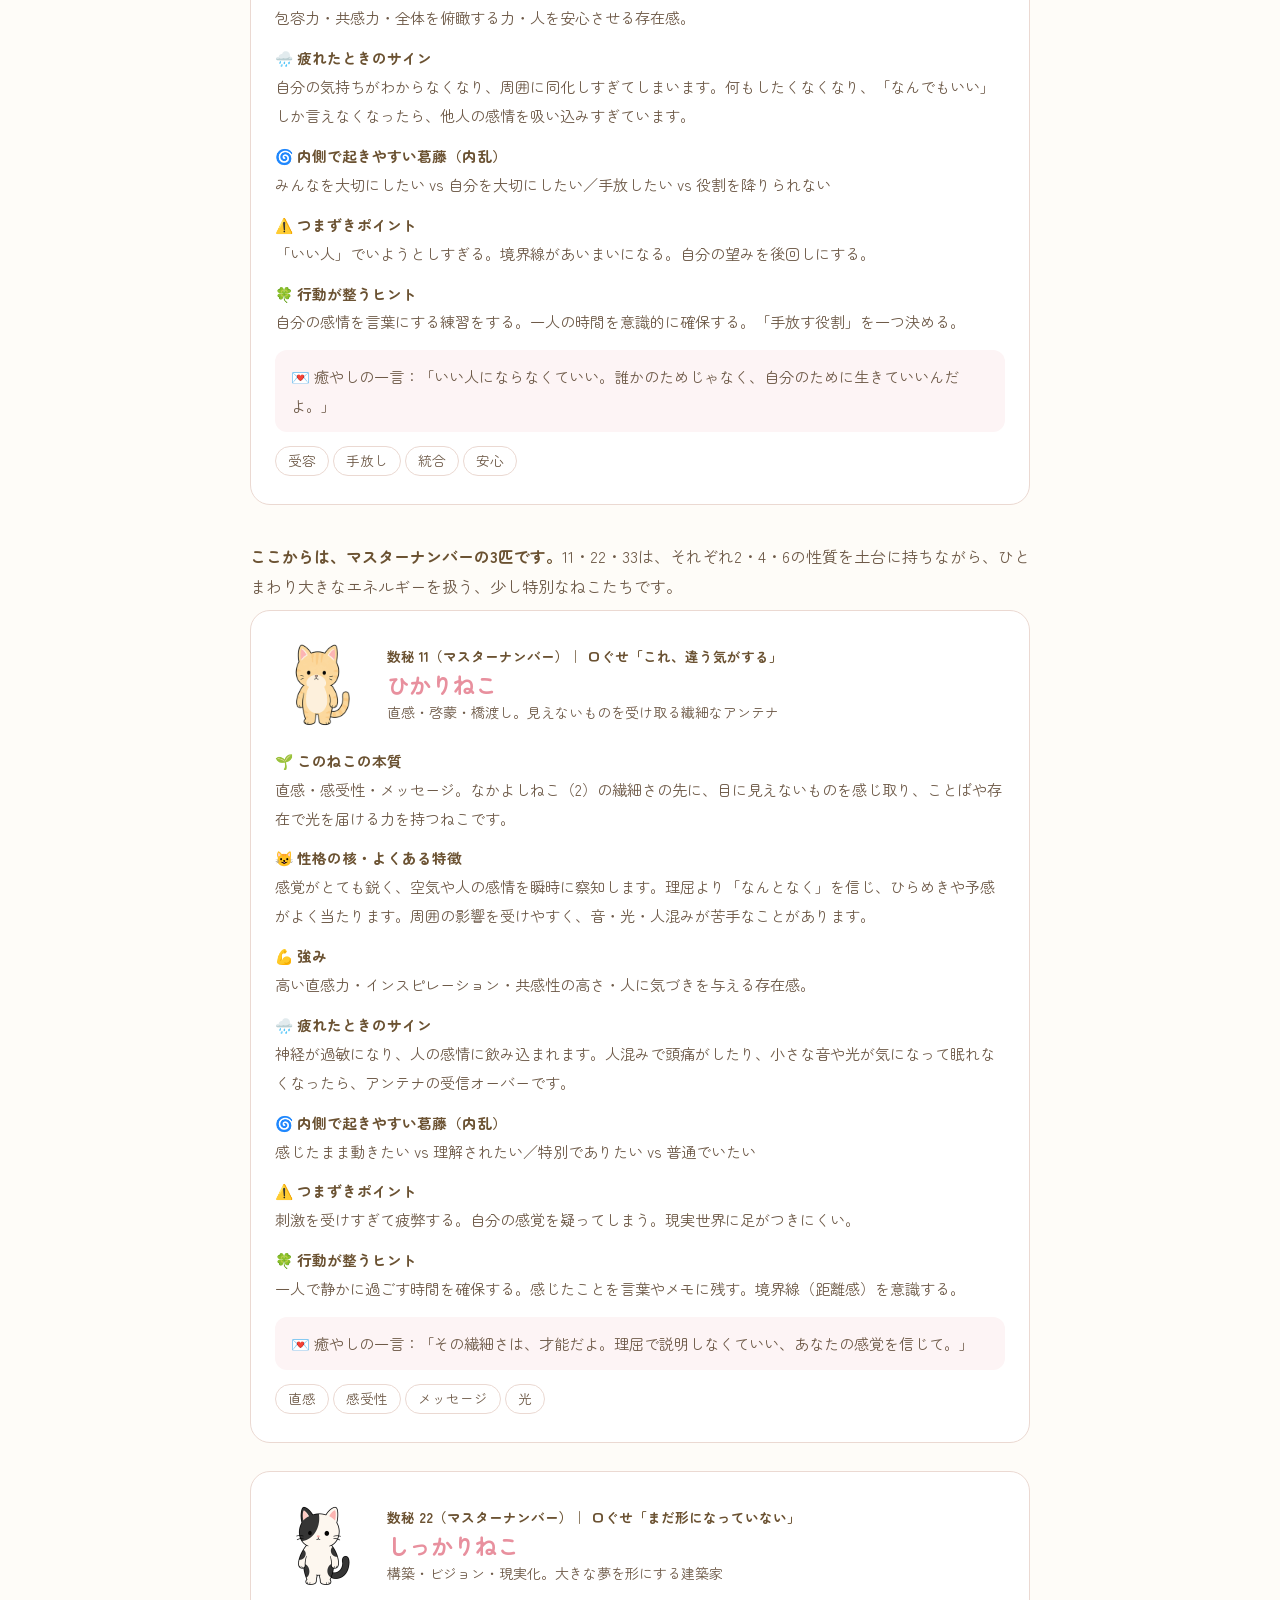
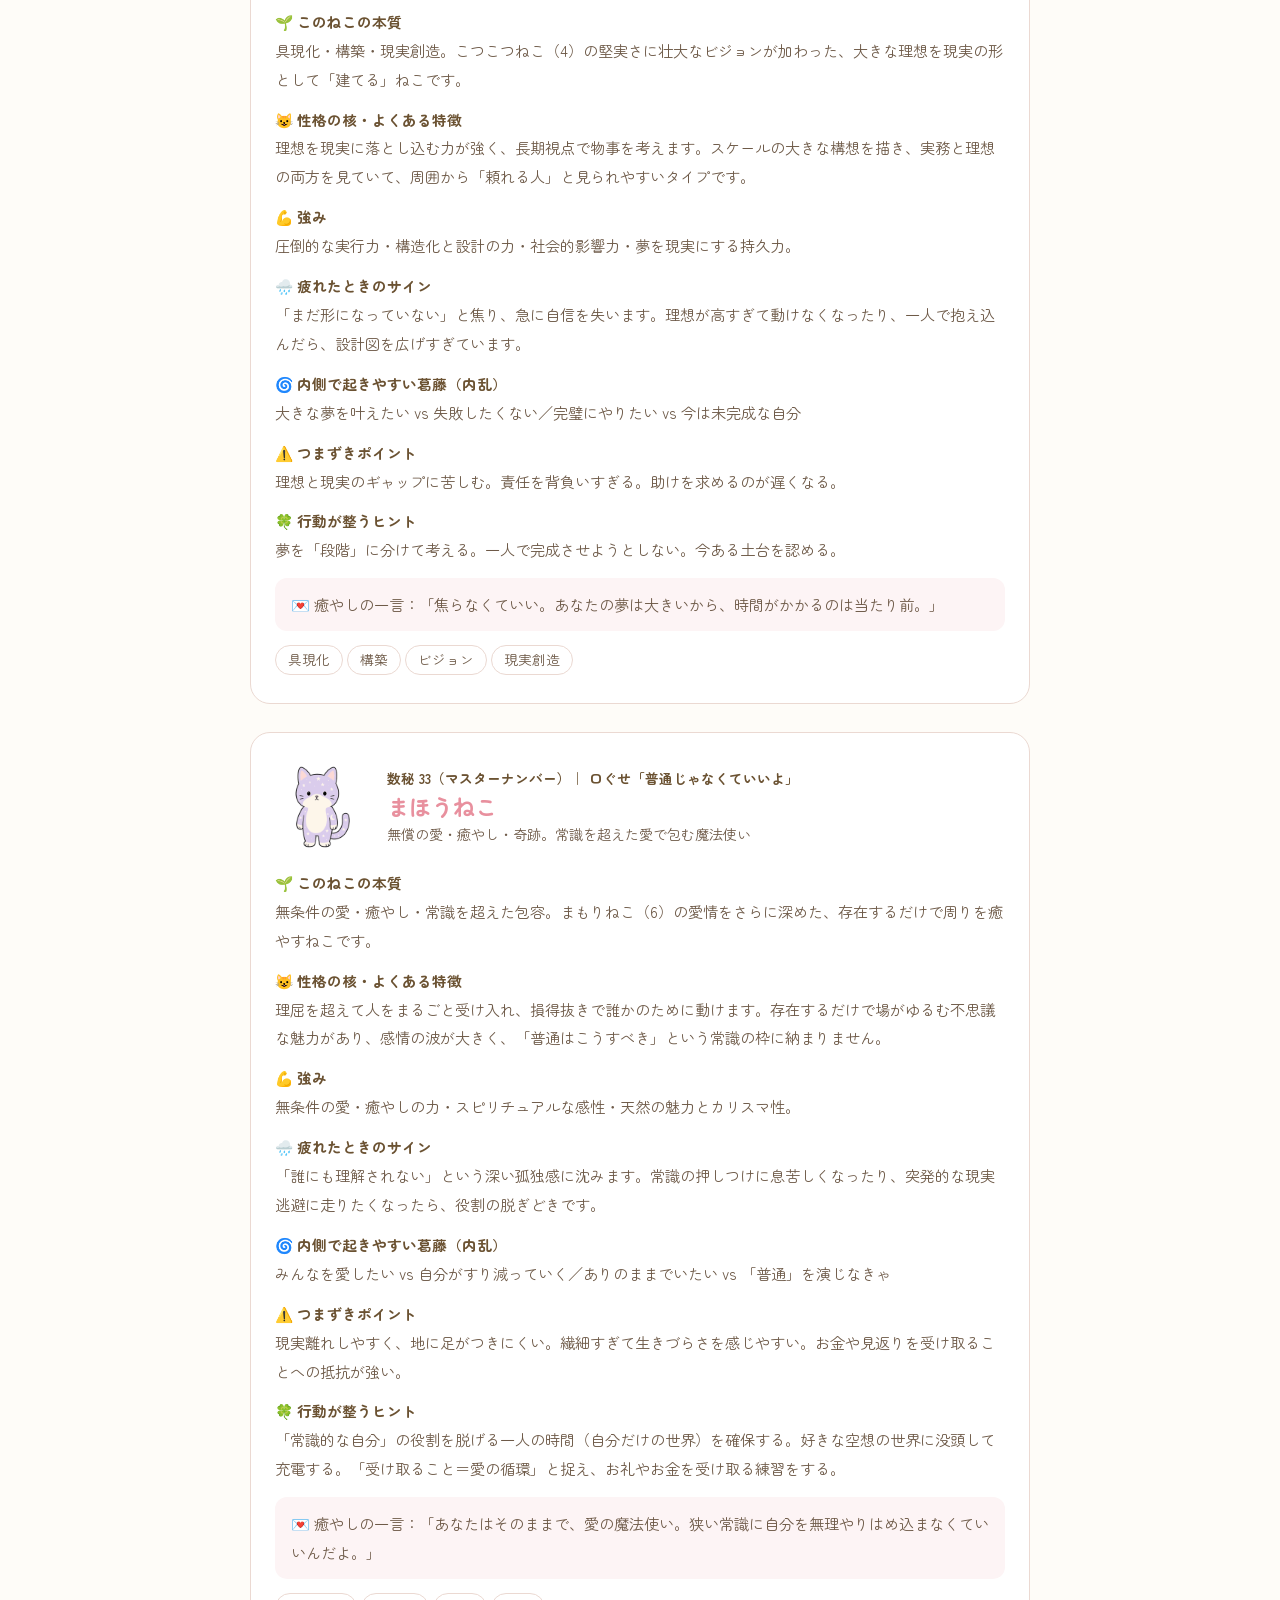
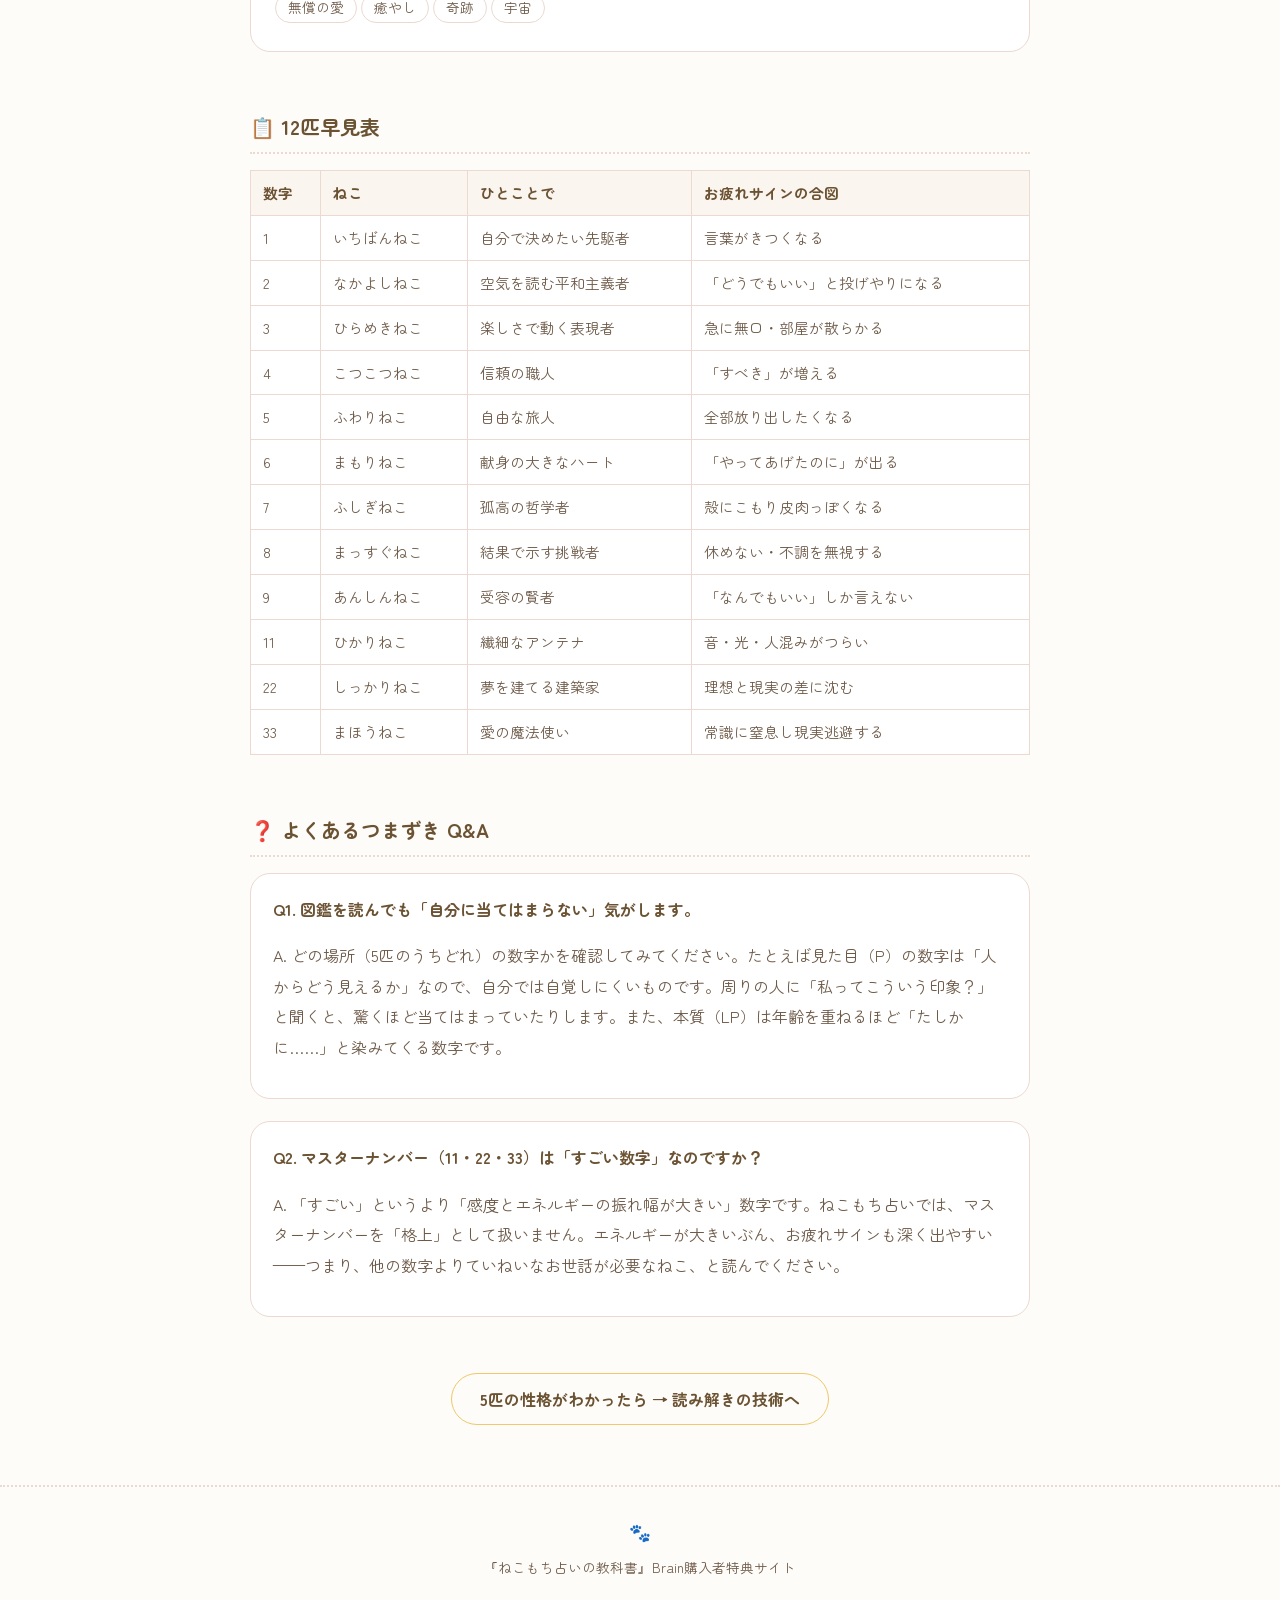
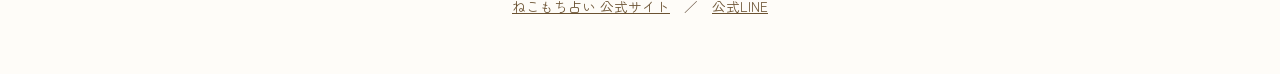
<file: kyokasho/zukan.html>
<!DOCTYPE html>
<html lang="ja">
<head>
<meta charset="UTF-8">
<meta name="viewport" content="width=device-width, initial-scale=1">
<meta name="robots" content="noindex, nofollow">
<title>12匹のねこ図鑑｜ねこもち占いの教科書</title>
<link rel="preconnect" href="https://fonts.googleapis.com">
<link href="https://fonts.googleapis.com/css2?family=Zen+Maru+Gothic:wght@400;700&display=swap" rel="stylesheet">
<link rel="stylesheet" href="style.css">
</head>
<body>

<header class="site-head">
  <p class="brand"><a href="index.html">🐾 ねこもち占いの教科書</a><span class="badge">Brain購入者特典</span></p>
  <nav class="site-nav">
    <a href="index.html">はじめに</a>
    <a href="keisan.html">計算編</a>
    <a href="zukan.html" class="current">12匹図鑑</a>
    <a href="yomitoki.html">読み解き</a>
    <a href="jikan.html">時間を読む</a>
    <a href="kantei.html">鑑定文</a>
  </nav>
</header>

<main>

<h1>📖 12匹のねこ図鑑 完全版</h1>
<p class="lead"><a href="keisan.html">計算編</a>で出た数字に、顔と性格を与える図鑑です。読み終わるころには、「LP7」が「静かな窓辺で考えごとをしている、うちのふしぎねこ」に変わります。数字が「うちの子」になる——それがこのページのゴールです🐾</p>

<section>
  <h2>🗺️ 図鑑の読み方（大事な前置き）</h2>
  <p><strong>① 12匹に「良いねこ・悪いねこ」はいません。</strong>どのねこにも、強みと、疲れたときのSOSがあります。図鑑は優劣表ではなく、「この子はこう扱うとご機嫌」という<strong>お世話マニュアル</strong>です。</p>
  <p><strong>② 同じねこでも、住んでいる場所で出方が変わります。</strong>たとえば同じ「1・いちばんねこ」でも、本質（LP）にいれば「生き方そのもの」、見た目（P）にいれば「第一印象」として現れます。まずは自分の5匹を探しながら読んで、あとで家族や友人の数字でも引いてみてください。</p>

  <div class="zukan-jump">
    <a href="#type-1">1 いちばん</a><a href="#type-2">2 なかよし</a><a href="#type-3">3 ひらめき</a><a href="#type-4">4 こつこつ</a><a href="#type-5">5 ふわり</a><a href="#type-6">6 まもり</a><a href="#type-7">7 ふしぎ</a><a href="#type-8">8 まっすぐ</a><a href="#type-9">9 あんしん</a><a href="#type-11">11 ひかり</a><a href="#type-22">22 しっかり</a><a href="#type-33">33 まほう</a>
  </div>
</section>

<section>

<article class="zukan-card" id="type-1">
  <div class="head">
    <img src="../img/cat_1.png" alt="いちばんねこ">
    <div>
      <div class="num">数秘 1 ｜ 口ぐせ「まず、やってみよう！」</div>
      <div class="name">いちばんねこ</div>
      <div class="catch">開拓・独立・リーダーシップ。「自分で決める」が生きがいの先駆者</div>
    </div>
  </div>
  <dl>
    <dt>🌱 このねこの本質</dt><dd>始まり・先頭・自分の道。誰かの後ろを歩くより、「自分で決めて進みたい」ねこです。</dd>
    <dt>😺 性格の核・よくある特徴</dt><dd>自分で選びたい、主導権を握りたい、新しいことを始めるのが得意。決断が早く、周りに頼らず一人でやろうとします。指示されるのは苦手です。</dd>
    <dt>💪 強み</dt><dd>行動力・独立心・開拓精神・スタートダッシュ力。速さは12匹随一です。</dd>
    <dt>🌧️ 疲れたときのサイン</dt><dd>周りにイライラしやすくなり、言葉がきつくなります。人のやり方に口を出したくなったり、「なんで私ばっかり」と感じはじめたら、SOSです。</dd>
    <dt>🌀 内側で起きやすい葛藤（内乱）</dt><dd>自分で進みたい vs 誰かに認められたい／一人でやりたい vs 本当は助けてほしい</dd>
    <dt>⚠️ つまずきポイント</dt><dd>頼る＝負けだと思いがち。弱さを見せられない。スピードを落とせない。</dd>
    <dt>🍀 行動が整うヒント</dt><dd>最初の一歩だけ決める。全部やろうとしない。「先頭に立たない日」を意識的に作る。</dd>
  </dl>
  <div class="kotoba">💌 癒やしの一言：「頼ることは、弱さじゃないよ。たまには誰かに甘えて、ふかふかの毛布で休もう。」</div>
  <div class="keywords"><span>スタート</span><span>主体性</span><span>自分で決める</span><span>はじまりのエネルギー</span></div>
</article>

<article class="zukan-card" id="type-2">
  <div class="head">
    <img src="../img/cat_2.png" alt="なかよしねこ">
    <div>
      <div class="num">数秘 2 ｜ 口ぐせ「まあ、いいよ」</div>
      <div class="name">なかよしねこ</div>
      <div class="catch">調和・協調・感受性。空気を読みすぎて疲れる平和主義者</div>
    </div>
  </div>
  <dl>
    <dt>🌱 このねこの本質</dt><dd>調和・共感・つなぐ力。前に出るよりも、そっと寄り添い、場のバランスを取るねこです。</dd>
    <dt>😺 性格の核・よくある特徴</dt><dd>人の気持ちを感じ取り、空気を読むのが自然にできます。対立や争いを避けたいので、聞き役になることが多く、相手に合わせて行動を変え、本音を後回しにしがちです。</dd>
    <dt>💪 強み</dt><dd>共感力・協調性・人と人をつなぐ力。いるだけで場がやわらかくなる存在感があります。</dd>
    <dt>🌧️ 疲れたときのサイン</dt><dd>急に投げやりになり、「どうでもいい」と感じます。胃やお腹に不調が出たり、急に一人になりたくなったら、我慢が満杯の合図です。</dd>
    <dt>🌀 内側で起きやすい葛藤（内乱）</dt><dd>自分の気持ちを言いたい vs 相手を傷つけたくない／一緒にいたい vs 距離を取りたい</dd>
    <dt>⚠️ つまずきポイント</dt><dd>自分の本音が分からなくなる。NOが言えない。我慢が当たり前になる。</dd>
    <dt>🍀 行動が整うヒント</dt><dd>1日の終わりに「本当はどうしたかった？」と自分に聞く。小さなNOを練習する。一人の時間を予定に入れる。</dd>
  </dl>
  <div class="kotoba">💌 癒やしの一言：「人のことより、まずは自分の小さなお皿を満たそう。あなたは、そこにいるだけで価値がある。」</div>
  <div class="keywords"><span>調和</span><span>共感</span><span>つなぐ</span><span>バランス</span></div>
</article>

<article class="zukan-card" id="type-3">
  <div class="head">
    <img src="../img/cat_3.png" alt="ひらめきねこ">
    <div>
      <div class="num">数秘 3 ｜ 口ぐせ「これ、楽しそう！」</div>
      <div class="name">ひらめきねこ</div>
      <div class="catch">創造・表現・喜び。「楽しい！」だけで動く天性のエンターテイナー</div>
    </div>
  </div>
  <dl>
    <dt>🌱 このねこの本質</dt><dd>創造・表現・ワクワク。「面白そう！」に反応して世界を明るくするねこです。</dd>
    <dt>😺 性格の核・よくある特徴</dt><dd>楽しいことに敏感で、ひらめきで動き、表現することで元気になります。アイデアが次々浮かび、話が飛びやすく、好き嫌いがはっきり。気分が乗ると最強、乗らないと動けません。</dd>
    <dt>💪 強み</dt><dd>発想力・表現力・ムードメーカー力。気分が乗ったときの爆発力は圧巻です。</dd>
    <dt>🌧️ 疲れたときのサイン</dt><dd>急に無口になる、部屋やデスクが散らかる、楽しいはずのことが楽しくない。スマホや動画に逃げ込む夜が続いたら、心が枯れかけています。</dd>
    <dt>🌀 内側で起きやすい葛藤（内乱）</dt><dd>楽しみたい vs ちゃんとしなきゃ／自由でいたい vs 評価されたい</dd>
    <dt>⚠️ つまずきポイント</dt><dd>継続が苦手。途中で飽きて自己嫌悪。真面目になりすぎると枯れる。</dd>
    <dt>🍀 行動が整うヒント</dt><dd>完成より「公開」を優先する。楽しい形に変換する（遊び要素を足す）。期限を短く設定する。</dd>
  </dl>
  <div class="kotoba">💌 癒やしの一言：「飽きっぽいのは、ダメだからじゃない。あなたの頭が、世界より先に進んでいるだけ。」</div>
  <div class="keywords"><span>創造</span><span>表現</span><span>ワクワク</span><span>子ども心</span></div>
</article>

<article class="zukan-card" id="type-4">
  <div class="head">
    <img src="../img/cat_4.png" alt="こつこつねこ">
    <div>
      <div class="num">数秘 4 ｜ 口ぐせ「ちゃんとやらなきゃ」</div>
      <div class="name">こつこつねこ</div>
      <div class="catch">継続・誠実・土台。石橋を叩いて渡る、信頼の職人</div>
    </div>
  </div>
  <dl>
    <dt>🌱 このねこの本質</dt><dd>安定・継続・土台づくり。派手さはなくても、確実に積み上げる職人気質のねこです。</dd>
    <dt>😺 性格の核・よくある特徴</dt><dd>ルールや手順を大切にし、安心できる型があると力を発揮します。責任感が強く、コツコツ努力を続けられて、決めたことを簡単に変えません。準備をしっかりしてから動くタイプです。</dd>
    <dt>💪 強み</dt><dd>継続力・信頼性・現実的な判断力・土台を作る力。「この人に任せれば大丈夫」の代名詞です。</dd>
    <dt>🌧️ 疲れたときのサイン</dt><dd>「〜すべき」「〜しなきゃ」が増え、自分にも他人にも厳しくなります。融通が利かなくなり、小さなミスが許せなくなったら、がんばりすぎのサインです。</dd>
    <dt>🌀 内側で起きやすい葛藤（内乱）</dt><dd>きちんとやりたい vs 楽をしたい／守りたい vs 変えてみたい</dd>
    <dt>⚠️ つまずきポイント</dt><dd>完璧を求めすぎる。柔軟性を失いやすい。頑張りすぎて疲れに気づかない。</dd>
    <dt>🍀 行動が整うヒント</dt><dd>7割できたらOKにする。あえて予定を空ける日を作る。「変えないこと」と「変えていいこと」を分ける。</dd>
  </dl>
  <div class="kotoba">💌 癒やしの一言：「完璧じゃなくても、世界は壊れない。今日は少し、ルールをゆるめても大丈夫。」</div>
  <div class="keywords"><span>安定</span><span>継続</span><span>信頼</span><span>土台</span></div>
</article>

<article class="zukan-card" id="type-5">
  <div class="head">
    <img src="../img/cat_5.png" alt="ふわりねこ">
    <div>
      <div class="num">数秘 5 ｜ 口ぐせ「なんとかなる」</div>
      <div class="name">ふわりねこ</div>
      <div class="catch">自由・変化・冒険。ルールと定番が苦手な自由な旅人</div>
    </div>
  </div>
  <dl>
    <dt>🌱 このねこの本質</dt><dd>自由・変化・体験。同じ場所にとどまらず、風に乗って世界を広げていくねこです。</dd>
    <dt>😺 性格の核・よくある特徴</dt><dd>変化を恐れず、新しい刺激が好きで、体験から学ぶタイプ。フットワークが軽く、思い立ったらすぐ動き、環境が変わっても順応できます。</dd>
    <dt>💪 強み</dt><dd>行動力・柔軟性・順応力・人との距離を縮める力。環境が変わるほど生き生きします。</dd>
    <dt>🌧️ 疲れたときのサイン</dt><dd>落ち着きがなくなる、衝動買いが増える、予定を詰め込みすぎる。「今すぐ全部放り出して遠くへ行きたい」と思ったら、自由が足りていません。</dd>
    <dt>🌀 内側で起きやすい葛藤（内乱）</dt><dd>自由でいたい vs 縛られたくない／動きたい vs 落ち着くべき？</dd>
    <dt>⚠️ つまずきポイント</dt><dd>継続が苦手。責任から逃げたくなる。深く考える前に動いてしまう。</dd>
    <dt>🍀 行動が整うヒント</dt><dd>変化そのものを予定に入れる。短期目標を設定する。動いた分、ちゃんと休む。</dd>
  </dl>
  <div class="kotoba">💌 癒やしの一言：「落ち着かなくていい。あなたのその揺らぎが、新しい風を運んでくる。」</div>
  <div class="keywords"><span>自由</span><span>変化</span><span>冒険</span><span>体験</span></div>
</article>

<article class="zukan-card" id="type-6">
  <div class="head">
    <img src="../img/cat_6.png" alt="まもりねこ">
    <div>
      <div class="num">数秘 6 ｜ 口ぐせ「私がやるよ」</div>
      <div class="name">まもりねこ</div>
      <div class="catch">愛情・責任・調和。守ることに生きがいを感じる大きなハート</div>
    </div>
  </div>
  <dl>
    <dt>🌱 このねこの本質</dt><dd>愛・責任・調和。大切な人や場を守り、安心できる居場所を整えるねこです。</dd>
    <dt>😺 性格の核・よくある特徴</dt><dd>困っている人を放っておけず、責任感が強く、調和のとれた空間を大切にします。世話役・まとめ役になりやすく、相手のために先回りして動き、家族や仲間を最優先に考えます。</dd>
    <dt>💪 強み</dt><dd>包容力・献身性・美的センス・安心感を与える存在感。「私がやるよ」と自然に手が動く人です。</dd>
    <dt>🌧️ 疲れたときのサイン</dt><dd>「やってあげたのに」と不満が出て、些細なことにイライラします。見返りを数えはじめたら、自分のコップが空っぽのサインです。</dd>
    <dt>🌀 内側で起きやすい葛藤（内乱）</dt><dd>人のために動きたい vs 自分を休ませたい／愛したい vs 自由になりたい</dd>
    <dt>⚠️ つまずきポイント</dt><dd>自分を後回しにしすぎる。期待される役割から降りられない。「いい人」でいようと無理をする。</dd>
    <dt>🍀 行動が整うヒント</dt><dd>自分のための時間を先に予定に入れる。手を出さず、見守る選択をする。「ありがとう」を受け取る練習をする。</dd>
  </dl>
  <div class="kotoba">💌 癒やしの一言：「自分を犠牲にする愛は、いつか苦しくなる。まずはあなた自身を、世界一大切にしていい。」</div>
  <div class="keywords"><span>愛</span><span>責任</span><span>調和</span><span>美</span></div>
</article>

<article class="zukan-card" id="type-7">
  <div class="head">
    <img src="../img/cat_7.png" alt="ふしぎねこ">
    <div>
      <div class="num">数秘 7 ｜ 口ぐせ「それって、本当？」</div>
      <div class="name">ふしぎねこ</div>
      <div class="catch">探求・内省・真理。「なぜ？」を掘り続ける孤高の哲学者</div>
    </div>
  </div>
  <dl>
    <dt>🌱 このねこの本質</dt><dd>探求・内省・真理。表面的な答えよりも、「なぜ？」を大切にする思索家のねこです。</dd>
    <dt>😺 性格の核・よくある特徴</dt><dd>物事の本質を知りたくて、一人の時間で力を回復します。静かな場所が好きで、観察力が鋭く、少人数や一人行動を好みます。「それって本当？」と考える癖があります。</dd>
    <dt>💪 強み</dt><dd>洞察力・分析力・直感の鋭さ・深い理解力。物事の本質を見抜く目を持っています。</dd>
    <dt>🌧️ 疲れたときのサイン</dt><dd>誰とも話したくなくなり、殻にこもります。批判的・皮肉っぽくなったり、思考が止まらなくなったら、一人の時間が足りていません。</dd>
    <dt>🌀 内側で起きやすい葛藤（内乱）</dt><dd>一人でいたい vs 分かってほしい／深く考えたい vs 現実に戻らなきゃ</dd>
    <dt>⚠️ つまずきポイント</dt><dd>孤立しやすい。考えすぎて動けなくなる。感情を置き去りにしがち。</dd>
    <dt>🍀 行動が整うヒント</dt><dd>考えを「言葉」にして外に出す。一人時間と人と会う時間を分けて設計する。完璧な答えを探さない。</dd>
  </dl>
  <div class="kotoba">💌 癒やしの一言：「理解されなくてもいい。あなたのその独特な世界観こそが、いつか誰かの光になる。」</div>
  <div class="keywords"><span>探求</span><span>内省</span><span>真理</span><span>静けさ</span></div>
</article>

<article class="zukan-card" id="type-8">
  <div class="head">
    <img src="../img/cat_8.png" alt="まっすぐねこ">
    <div>
      <div class="num">数秘 8 ｜ 口ぐせ「まだいける」</div>
      <div class="name">まっすぐねこ</div>
      <div class="catch">達成・力・豊かさ。結果で証明したいパワフルな挑戦者</div>
    </div>
  </div>
  <dl>
    <dt>🌱 このねこの本質</dt><dd>実行・達成・現実化。思い描いた理想を、行動と結果で形にしていくねこです。</dd>
    <dt>😺 性格の核・よくある特徴</dt><dd>目標志向が強く、結果を出すことに価値を感じ、責任を背負う覚悟があります。決めたことは最後までやり切り、リーダー役を任されやすく、強く見られがちで弱音を吐けません。</dd>
    <dt>💪 強み</dt><dd>実行力・継続的な努力・現実を動かす力・周囲を引っ張る影響力。</dd>
    <dt>🌧️ 疲れたときのサイン</dt><dd>勝ち負けにこだわりすぎる、休むことに罪悪感を覚える、体の不調を無視しがちになる。「まだいける」が口ぐせになっていたら、もういけていない証拠です。</dd>
    <dt>🌀 内側で起きやすい葛藤（内乱）</dt><dd>成功したい vs 嫌われたくない／強くありたい vs 本当は甘えたい</dd>
    <dt>⚠️ つまずきポイント</dt><dd>自分に厳しすぎる。力を抜くのが苦手。人に任せられない。</dd>
    <dt>🍀 行動が整うヒント</dt><dd>目標とは別に「休む予定」を入れる。弱音を吐ける相手を一人決める。成果ではなく過程を振り返る。</dd>
  </dl>
  <div class="kotoba">💌 癒やしの一言：「戦わなくても、あなたの価値は変わらない。鎧を脱いだあなたも、十分に愛されている。」</div>
  <div class="keywords"><span>実行</span><span>達成</span><span>現実化</span><span>力</span></div>
</article>

<article class="zukan-card" id="type-9">
  <div class="head">
    <img src="../img/cat_9.png" alt="あんしんねこ">
    <div>
      <div class="num">数秘 9 ｜ 口ぐせ「大丈夫だよ」</div>
      <div class="name">あんしんねこ</div>
      <div class="catch">包容・共感・俯瞰。すべてを受け入れる、器の大きな賢者</div>
    </div>
  </div>
  <dl>
    <dt>🌱 このねこの本質</dt><dd>受容・統合・手放し。すべてを否定せずに受け入れ、場と人に安心を広げるねこです。</dd>
    <dt>😺 性格の核・よくある特徴</dt><dd>争いを好まず、全体を見る視点を持ち、人の痛みに気づきやすいタイプ。聞き役・まとめ役になることが多く、空気が荒れると自然と間に入り、「大丈夫だよ」と人をなだめます。そのぶん自分の本音は後回しにしがちです。</dd>
    <dt>💪 強み</dt><dd>包容力・共感力・全体を俯瞰する力・人を安心させる存在感。</dd>
    <dt>🌧️ 疲れたときのサイン</dt><dd>自分の気持ちがわからなくなり、周囲に同化しすぎてしまいます。何もしたくなくなり、「なんでもいい」しか言えなくなったら、他人の感情を吸い込みすぎています。</dd>
    <dt>🌀 内側で起きやすい葛藤（内乱）</dt><dd>みんなを大切にしたい vs 自分を大切にしたい／手放したい vs 役割を降りられない</dd>
    <dt>⚠️ つまずきポイント</dt><dd>「いい人」でいようとしすぎる。境界線があいまいになる。自分の望みを後回しにする。</dd>
    <dt>🍀 行動が整うヒント</dt><dd>自分の感情を言葉にする練習をする。一人の時間を意識的に確保する。「手放す役割」を一つ決める。</dd>
  </dl>
  <div class="kotoba">💌 癒やしの一言：「いい人にならなくていい。誰かのためじゃなく、自分のために生きていいんだよ。」</div>
  <div class="keywords"><span>受容</span><span>手放し</span><span>統合</span><span>安心</span></div>
</article>

<p style="margin:36px 0 8px"><strong>ここからは、マスターナンバーの3匹です。</strong>11・22・33は、それぞれ2・4・6の性質を土台に持ちながら、ひとまわり大きなエネルギーを扱う、少し特別なねこたちです。</p>

<article class="zukan-card" id="type-11">
  <div class="head">
    <img src="../img/cat_11.png" alt="ひかりねこ">
    <div>
      <div class="num">数秘 11（マスターナンバー）｜ 口ぐせ「これ、違う気がする」</div>
      <div class="name">ひかりねこ</div>
      <div class="catch">直感・啓蒙・橋渡し。見えないものを受け取る繊細なアンテナ</div>
    </div>
  </div>
  <dl>
    <dt>🌱 このねこの本質</dt><dd>直感・感受性・メッセージ。なかよしねこ（2）の繊細さの先に、目に見えないものを感じ取り、ことばや存在で光を届ける力を持つねこです。</dd>
    <dt>😺 性格の核・よくある特徴</dt><dd>感覚がとても鋭く、空気や人の感情を瞬時に察知します。理屈より「なんとなく」を信じ、ひらめきや予感がよく当たります。周囲の影響を受けやすく、音・光・人混みが苦手なことがあります。</dd>
    <dt>💪 強み</dt><dd>高い直感力・インスピレーション・共感性の高さ・人に気づきを与える存在感。</dd>
    <dt>🌧️ 疲れたときのサイン</dt><dd>神経が過敏になり、人の感情に飲み込まれます。人混みで頭痛がしたり、小さな音や光が気になって眠れなくなったら、アンテナの受信オーバーです。</dd>
    <dt>🌀 内側で起きやすい葛藤（内乱）</dt><dd>感じたまま動きたい vs 理解されたい／特別でありたい vs 普通でいたい</dd>
    <dt>⚠️ つまずきポイント</dt><dd>刺激を受けすぎて疲弊する。自分の感覚を疑ってしまう。現実世界に足がつきにくい。</dd>
    <dt>🍀 行動が整うヒント</dt><dd>一人で静かに過ごす時間を確保する。感じたことを言葉やメモに残す。境界線（距離感）を意識する。</dd>
  </dl>
  <div class="kotoba">💌 癒やしの一言：「その繊細さは、才能だよ。理屈で説明しなくていい、あなたの感覚を信じて。」</div>
  <div class="keywords"><span>直感</span><span>感受性</span><span>メッセージ</span><span>光</span></div>
</article>

<article class="zukan-card" id="type-22">
  <div class="head">
    <img src="../img/cat_22.png" alt="しっかりねこ">
    <div>
      <div class="num">数秘 22（マスターナンバー）｜ 口ぐせ「まだ形になっていない」</div>
      <div class="name">しっかりねこ</div>
      <div class="catch">構築・ビジョン・現実化。大きな夢を形にする建築家</div>
    </div>
  </div>
  <dl>
    <dt>🌱 このねこの本質</dt><dd>具現化・構築・現実創造。こつこつねこ（4）の堅実さに壮大なビジョンが加わった、大きな理想を現実の形として「建てる」ねこです。</dd>
    <dt>😺 性格の核・よくある特徴</dt><dd>理想を現実に落とし込む力が強く、長期視点で物事を考えます。スケールの大きな構想を描き、実務と理想の両方を見ていて、周囲から「頼れる人」と見られやすいタイプです。</dd>
    <dt>💪 強み</dt><dd>圧倒的な実行力・構造化と設計の力・社会的影響力・夢を現実にする持久力。</dd>
    <dt>🌧️ 疲れたときのサイン</dt><dd>「まだ形になっていない」と焦り、急に自信を失います。理想が高すぎて動けなくなったり、一人で抱え込んだら、設計図を広げすぎています。</dd>
    <dt>🌀 内側で起きやすい葛藤（内乱）</dt><dd>大きな夢を叶えたい vs 失敗したくない／完璧にやりたい vs 今は未完成な自分</dd>
    <dt>⚠️ つまずきポイント</dt><dd>理想と現実のギャップに苦しむ。責任を背負いすぎる。助けを求めるのが遅くなる。</dd>
    <dt>🍀 行動が整うヒント</dt><dd>夢を「段階」に分けて考える。一人で完成させようとしない。今ある土台を認める。</dd>
  </dl>
  <div class="kotoba">💌 癒やしの一言：「焦らなくていい。あなたの夢は大きいから、時間がかかるのは当たり前。」</div>
  <div class="keywords"><span>具現化</span><span>構築</span><span>ビジョン</span><span>現実創造</span></div>
</article>

<article class="zukan-card" id="type-33">
  <div class="head">
    <img src="../img/cat_33.png" alt="まほうねこ">
    <div>
      <div class="num">数秘 33（マスターナンバー）｜ 口ぐせ「普通じゃなくていいよ」</div>
      <div class="name">まほうねこ</div>
      <div class="catch">無償の愛・癒やし・奇跡。常識を超えた愛で包む魔法使い</div>
    </div>
  </div>
  <dl>
    <dt>🌱 このねこの本質</dt><dd>無条件の愛・癒やし・常識を超えた包容。まもりねこ（6）の愛情をさらに深めた、存在するだけで周りを癒やすねこです。</dd>
    <dt>😺 性格の核・よくある特徴</dt><dd>理屈を超えて人をまるごと受け入れ、損得抜きで誰かのために動けます。存在するだけで場がゆるむ不思議な魅力があり、感情の波が大きく、「普通はこうすべき」という常識の枠に納まりません。</dd>
    <dt>💪 強み</dt><dd>無条件の愛・癒やしの力・スピリチュアルな感性・天然の魅力とカリスマ性。</dd>
    <dt>🌧️ 疲れたときのサイン</dt><dd>「誰にも理解されない」という深い孤独感に沈みます。常識の押しつけに息苦しくなったり、突発的な現実逃避に走りたくなったら、役割の脱ぎどきです。</dd>
    <dt>🌀 内側で起きやすい葛藤（内乱）</dt><dd>みんなを愛したい vs 自分がすり減っていく／ありのままでいたい vs 「普通」を演じなきゃ</dd>
    <dt>⚠️ つまずきポイント</dt><dd>現実離れしやすく、地に足がつきにくい。繊細すぎて生きづらさを感じやすい。お金や見返りを受け取ることへの抵抗が強い。</dd>
    <dt>🍀 行動が整うヒント</dt><dd>「常識的な自分」の役割を脱げる一人の時間（自分だけの世界）を確保する。好きな空想の世界に没頭して充電する。「受け取ること＝愛の循環」と捉え、お礼やお金を受け取る練習をする。</dd>
  </dl>
  <div class="kotoba">💌 癒やしの一言：「あなたはそのままで、愛の魔法使い。狭い常識に自分を無理やりはめ込まなくていいんだよ。」</div>
  <div class="keywords"><span>無償の愛</span><span>癒やし</span><span>奇跡</span><span>宇宙</span></div>
</article>

</section>

<section>
  <h2>📋 12匹早見表</h2>
  <div class="table-wrap">
    <table>
      <tr><th>数字</th><th>ねこ</th><th>ひとことで</th><th>お疲れサインの合図</th></tr>
      <tr><td>1</td><td>いちばんねこ</td><td>自分で決めたい先駆者</td><td>言葉がきつくなる</td></tr>
      <tr><td>2</td><td>なかよしねこ</td><td>空気を読む平和主義者</td><td>「どうでもいい」と投げやりになる</td></tr>
      <tr><td>3</td><td>ひらめきねこ</td><td>楽しさで動く表現者</td><td>急に無口・部屋が散らかる</td></tr>
      <tr><td>4</td><td>こつこつねこ</td><td>信頼の職人</td><td>「すべき」が増える</td></tr>
      <tr><td>5</td><td>ふわりねこ</td><td>自由な旅人</td><td>全部放り出したくなる</td></tr>
      <tr><td>6</td><td>まもりねこ</td><td>献身の大きなハート</td><td>「やってあげたのに」が出る</td></tr>
      <tr><td>7</td><td>ふしぎねこ</td><td>孤高の哲学者</td><td>殻にこもり皮肉っぽくなる</td></tr>
      <tr><td>8</td><td>まっすぐねこ</td><td>結果で示す挑戦者</td><td>休めない・不調を無視する</td></tr>
      <tr><td>9</td><td>あんしんねこ</td><td>受容の賢者</td><td>「なんでもいい」しか言えない</td></tr>
      <tr><td>11</td><td>ひかりねこ</td><td>繊細なアンテナ</td><td>音・光・人混みがつらい</td></tr>
      <tr><td>22</td><td>しっかりねこ</td><td>夢を建てる建築家</td><td>理想と現実の差に沈む</td></tr>
      <tr><td>33</td><td>まほうねこ</td><td>愛の魔法使い</td><td>常識に窒息し現実逃避する</td></tr>
    </table>
  </div>
</section>

<section>
  <h2>❓ よくあるつまずき Q&amp;A</h2>
  <div class="panel">
    <p><strong>Q1. 図鑑を読んでも「自分に当てはまらない」気がします。</strong></p>
    <p>A. どの場所（5匹のうちどれ）の数字かを確認してみてください。たとえば見た目（P）の数字は「人からどう見えるか」なので、自分では自覚しにくいものです。周りの人に「私ってこういう印象？」と聞くと、驚くほど当てはまっていたりします。また、本質（LP）は年齢を重ねるほど「たしかに……」と染みてくる数字です。</p>
  </div>
  <div class="panel">
    <p><strong>Q2. マスターナンバー（11・22・33）は「すごい数字」なのですか？</strong></p>
    <p>A. 「すごい」というより「感度とエネルギーの振れ幅が大きい」数字です。ねこもち占いでは、マスターナンバーを「格上」として扱いません。エネルギーが大きいぶん、お疲れサインも深く出やすい——つまり、他の数字よりていねいなお世話が必要なねこ、と読んでください。</p>
  </div>
</section>

<div class="page-next"><a href="yomitoki.html">5匹の性格がわかったら → 読み解きの技術へ</a></div>

</main>

<footer>
  <div class="paw">🐾</div>
  <p>『ねこもち占いの教科書』Brain購入者特典サイト</p>
  <p><a href="https://tomominblog.github.io/nekomochi-uranai/">ねこもち占い 公式サイト</a>　／　<a href="https://lin.ee/fwo76">公式LINE</a></p>
</footer>

</body>
</html>
</file>
<file: kyokasho/style.css>
/* ==========================================================
   ねこもち占いの教科書（Brain購入者特典サイト）共通スタイル
   デザイン親レシピ準拠（02_nekomochi-uranai/ねこもち鑑定書_デザイン親レシピ.md）
   ========================================================== */

:root{
  --nm-paper:#FEFCF8;
  --nm-ink:#6E5A48;
  --nm-ink-deep:#6B5232;
  --nm-rose:#E8909E;   /* 名前・強調・ねこ名の文字専用（面に使わない） */
  --nm-gold:#EFC96A;   /* 小さく控えめ・飾りのみ */
  --nm-slot1:#C4A484;  /* ❶ 本質（ライフパス） */
  --nm-slot2:#C3B1DE;  /* ❷ 強み（バースデー） */
  --nm-slot3:#E9C878;  /* ❸ 使命（ディスティニー） */
  --nm-slot4:#F2A6B4;  /* ❹ 本音（ソウル） */
  --nm-slot5:#A9C8BB;  /* ❺ 見た目（パーソナリティ） */
  --nm-line:#EBD9D2;   /* 淡いピンクグレー（点線・区切り用） */
  --nm-font-round:"Zen Maru Gothic", "Hiragino Maru Gothic ProN", sans-serif;
  --radius:20px;
}

*{ box-sizing:border-box; margin:0; padding:0; }

body{
  font-family:var(--nm-font-round);
  background:var(--nm-paper);
  color:var(--nm-ink);
  line-height:1.9;
  font-size:16px;
  -webkit-text-size-adjust:100%;
}

/* ---------- ヘッダー・ナビ ---------- */
.site-head{
  text-align:center;
  padding:28px 16px 6px;
  border-bottom:2px dotted var(--nm-line);
}
.site-head .brand{
  font-size:1.25rem;
  font-weight:700;
  color:var(--nm-ink-deep);
  letter-spacing:.06em;
}
.site-head .brand a{ color:inherit; text-decoration:none; }
.site-head .badge{
  display:inline-block;
  font-size:.72rem;
  font-weight:700;
  color:var(--nm-ink-deep);
  border:1px solid var(--nm-gold);
  border-radius:999px;
  padding:1px 10px;
  margin-left:8px;
  vertical-align:middle;
}
.site-nav{
  display:flex;
  flex-wrap:wrap;
  justify-content:center;
  gap:4px 6px;
  padding:10px 8px 14px;
}
.site-nav a{
  color:var(--nm-ink);
  text-decoration:none;
  font-size:.88rem;
  font-weight:700;
  padding:5px 12px;
  border-radius:999px;
  border:1px solid transparent;
}
.site-nav a:hover{ border-color:var(--nm-line); }
.site-nav a.current{
  color:var(--nm-ink-deep);
  border-color:var(--nm-gold);
}

/* ---------- レイアウト ---------- */
main{
  max-width:820px;
  margin:0 auto;
  padding:32px 20px 60px;
}
section{ margin-bottom:56px; }

h1{
  color:var(--nm-ink-deep);
  font-size:1.6rem;
  line-height:1.5;
  letter-spacing:.04em;
  margin-bottom:8px;
}
.lead{ margin-bottom:28px; }
h2{
  color:var(--nm-ink-deep);
  font-size:1.25rem;
  margin:44px 0 16px;
  padding-bottom:6px;
  border-bottom:2px dotted var(--nm-line);
}
h3{
  color:var(--nm-ink-deep);
  font-size:1.05rem;
  margin:28px 0 10px;
}
p{ margin-bottom:1em; }
strong{ color:var(--nm-ink-deep); }
em{ font-style:normal; color:var(--nm-rose); font-weight:700; }
a{ color:var(--nm-ink-deep); }

/* 肉球ブレットのリスト */
ul.paw{ list-style:none; margin:0 0 1em; }
ul.paw li{ padding-left:1.7em; position:relative; margin-bottom:.4em; }
ul.paw li::before{ content:"🐾"; position:absolute; left:0; font-size:.9em; }

ol{ margin:0 0 1em 1.5em; }
ol li{ margin-bottom:.4em; }

/* ---------- テーブル ---------- */
.table-wrap{ overflow-x:auto; margin-bottom:1.2em; }
table{
  border-collapse:collapse;
  width:100%;
  font-size:.92rem;
  background:#fff;
  border-radius:12px;
}
th,td{
  border:1px solid var(--nm-line);
  padding:8px 12px;
  text-align:left;
  vertical-align:top;
}
th{
  color:var(--nm-ink-deep);
  background:#FBF5EF;
  font-weight:700;
  white-space:nowrap;
}

/* ---------- 汎用パネル ---------- */
.panel{
  background:#fff;
  border:1px solid var(--nm-line);
  border-radius:var(--radius);
  padding:20px 22px;
  margin-bottom:1.4em;
}
.panel.note{ border-style:dashed; }
.quote{
  border-left:4px solid var(--nm-gold);
  background:#FDF8EE;
  border-radius:0 14px 14px 0;
  padding:14px 18px;
  margin-bottom:1.2em;
  font-size:.95rem;
}
.matome{
  background:#FBF5EF;
  border-radius:var(--radius);
  padding:20px 24px;
  margin-top:36px;
}
.matome h3{ margin-top:0; }

/* ---------- スロット色カード（計算結果・役割説明） ---------- */
.slot-card{
  background:#fff;
  border:1.5px solid;
  border-radius:var(--radius);
  padding:16px 18px;
  display:flex;
  gap:14px;
  align-items:center;
  margin-bottom:12px;
}
.slot-card .num-badge{
  flex:none;
  width:34px; height:34px;
  border-radius:50%;
  display:flex; align-items:center; justify-content:center;
  color:#fff; font-weight:700; font-size:1rem;
}
.slot-card img{ width:72px; height:72px; object-fit:contain; flex:none; }
.slot-card .body{ min-width:0; }
.slot-card .role{ font-size:.8rem; font-weight:700; }
.slot-card .neko-name{
  font-size:1.15rem; font-weight:700; color:var(--nm-rose);
}
.slot-card .neko-name .n{ font-size:1.3rem; }
.slot-card .catch{ font-size:.85rem; }
.slot-card .more{ font-size:.8rem; }

.slot1{ border-color:var(--nm-slot1); } .slot1 .num-badge{ background:var(--nm-slot1); }
.slot2{ border-color:var(--nm-slot2); } .slot2 .num-badge{ background:var(--nm-slot2); }
.slot3{ border-color:var(--nm-slot3); } .slot3 .num-badge{ background:var(--nm-slot3); }
.slot4{ border-color:var(--nm-slot4); } .slot4 .num-badge{ background:var(--nm-slot4); }
.slot5{ border-color:var(--nm-slot5); } .slot5 .num-badge{ background:var(--nm-slot5); }

/* ---------- 計算ツール ---------- */
.tool{
  background:#fff;
  border:1.5px solid var(--nm-gold);
  border-radius:var(--radius);
  padding:24px 22px;
  margin:24px 0;
}
.tool h3{ margin-top:0; }
.tool .fields{
  display:flex; flex-wrap:wrap; gap:12px 18px; align-items:flex-end;
  margin-bottom:14px;
}
.tool label{
  display:block; font-size:.82rem; font-weight:700;
  color:var(--nm-ink-deep); margin-bottom:4px;
}
.tool input, .tool select{
  font-family:inherit; font-size:1rem; color:var(--nm-ink);
  border:1px solid var(--nm-line); border-radius:10px;
  padding:8px 10px; background:var(--nm-paper);
}
.tool input:focus, .tool select:focus{ outline:2px solid var(--nm-gold); }
.tool input.w-year{ width:6.5em; }
.tool input.w-md{ width:4.5em; }
.tool input.w-name{ width:100%; max-width:340px; letter-spacing:.05em; }
.tool button{
  font-family:inherit; font-size:1rem; font-weight:700;
  color:#fff; background:var(--nm-rose);
  border:none; border-radius:999px;
  padding:10px 30px; cursor:pointer;
}
.tool button:hover{ opacity:.85; }
.tool .error{ color:var(--nm-rose); font-weight:700; font-size:.9rem; }
.tool .result{ margin-top:18px; }
.tool .kensan{
  font-size:.88rem;
  background:#FBF5EF;
  border-radius:12px;
  padding:10px 14px;
  margin-top:10px;
}
.tool .breakdown{ font-size:.85rem; margin-top:8px; }
.tool .breakdown .v{ color:var(--nm-rose); font-weight:700; }

/* ---------- 図鑑カード ---------- */
.zukan-card{
  background:#fff;
  border:1px solid var(--nm-line);
  border-radius:var(--radius);
  padding:26px 24px;
  margin-bottom:28px;
  scroll-margin-top:20px;
}
.zukan-card .head{
  display:flex; align-items:center; gap:16px; margin-bottom:14px;
}
.zukan-card .head img{ width:96px; height:96px; object-fit:contain; flex:none; }
.zukan-card .head .num{
  font-size:.85rem; font-weight:700; color:var(--nm-ink-deep);
}
.zukan-card .head .name{
  font-size:1.4rem; font-weight:700; color:var(--nm-rose); line-height:1.3;
}
.zukan-card .head .catch{ font-size:.88rem; }
.zukan-card dl{ margin:0; }
.zukan-card dt{
  font-weight:700; color:var(--nm-ink-deep);
  margin-top:12px; font-size:.92rem;
}
.zukan-card dd{ margin-left:0; font-size:.95rem; }
.zukan-card .kotoba{
  background:#FDF4F5;
  border-radius:12px;
  padding:12px 16px;
  margin-top:14px;
  font-size:.95rem;
}
.zukan-card .keywords{ margin-top:12px; font-size:.85rem; }
.zukan-card .keywords span{
  display:inline-block;
  border:1px solid var(--nm-line);
  border-radius:999px;
  padding:1px 12px;
  margin:2px 4px 2px 0;
}

/* 図鑑ページ内ジャンプ */
.zukan-jump{
  display:flex; flex-wrap:wrap; gap:8px; margin:18px 0 30px;
}
.zukan-jump a{
  text-decoration:none; font-size:.85rem; font-weight:700;
  color:var(--nm-ink-deep);
  border:1px solid var(--nm-line); border-radius:999px;
  padding:4px 12px; background:#fff;
}
.zukan-jump a:hover{ border-color:var(--nm-gold); }

/* ---------- 目次カード（index用） ---------- */
.toc-grid{
  display:grid;
  grid-template-columns:repeat(auto-fit, minmax(230px, 1fr));
  gap:16px;
  margin-top:20px;
}
.toc-grid a{
  display:block;
  background:#fff;
  border:1px solid var(--nm-line);
  border-radius:var(--radius);
  padding:18px 20px;
  text-decoration:none;
  color:var(--nm-ink);
}
.toc-grid a:hover{ border-color:var(--nm-gold); }
.toc-grid .t{
  font-weight:700; color:var(--nm-ink-deep);
  font-size:1.02rem; margin-bottom:6px; display:block;
}
.toc-grid .d{ font-size:.85rem; }

/* ---------- ページ送り・フッター ---------- */
.page-next{
  text-align:center; margin-top:48px;
}
.page-next a{
  display:inline-block;
  color:var(--nm-ink-deep); font-weight:700;
  text-decoration:none;
  border:1.5px solid var(--nm-gold);
  border-radius:999px;
  padding:10px 28px;
}
.page-next a:hover{ background:#FDF8EE; }

footer{
  text-align:center;
  border-top:2px dotted var(--nm-line);
  padding:28px 16px 40px;
  font-size:.85rem;
}
footer .paw{ font-size:1.1rem; margin-bottom:6px; }
footer a{ color:var(--nm-ink-deep); }

/* ---------- レスポンシブ ---------- */
@media (max-width:560px){
  body{ font-size:15px; }
  h1{ font-size:1.35rem; }
  main{ padding:24px 14px 48px; }
  .slot-card{ flex-wrap:wrap; }
  .zukan-card .head{ flex-wrap:wrap; }
}
</file>
